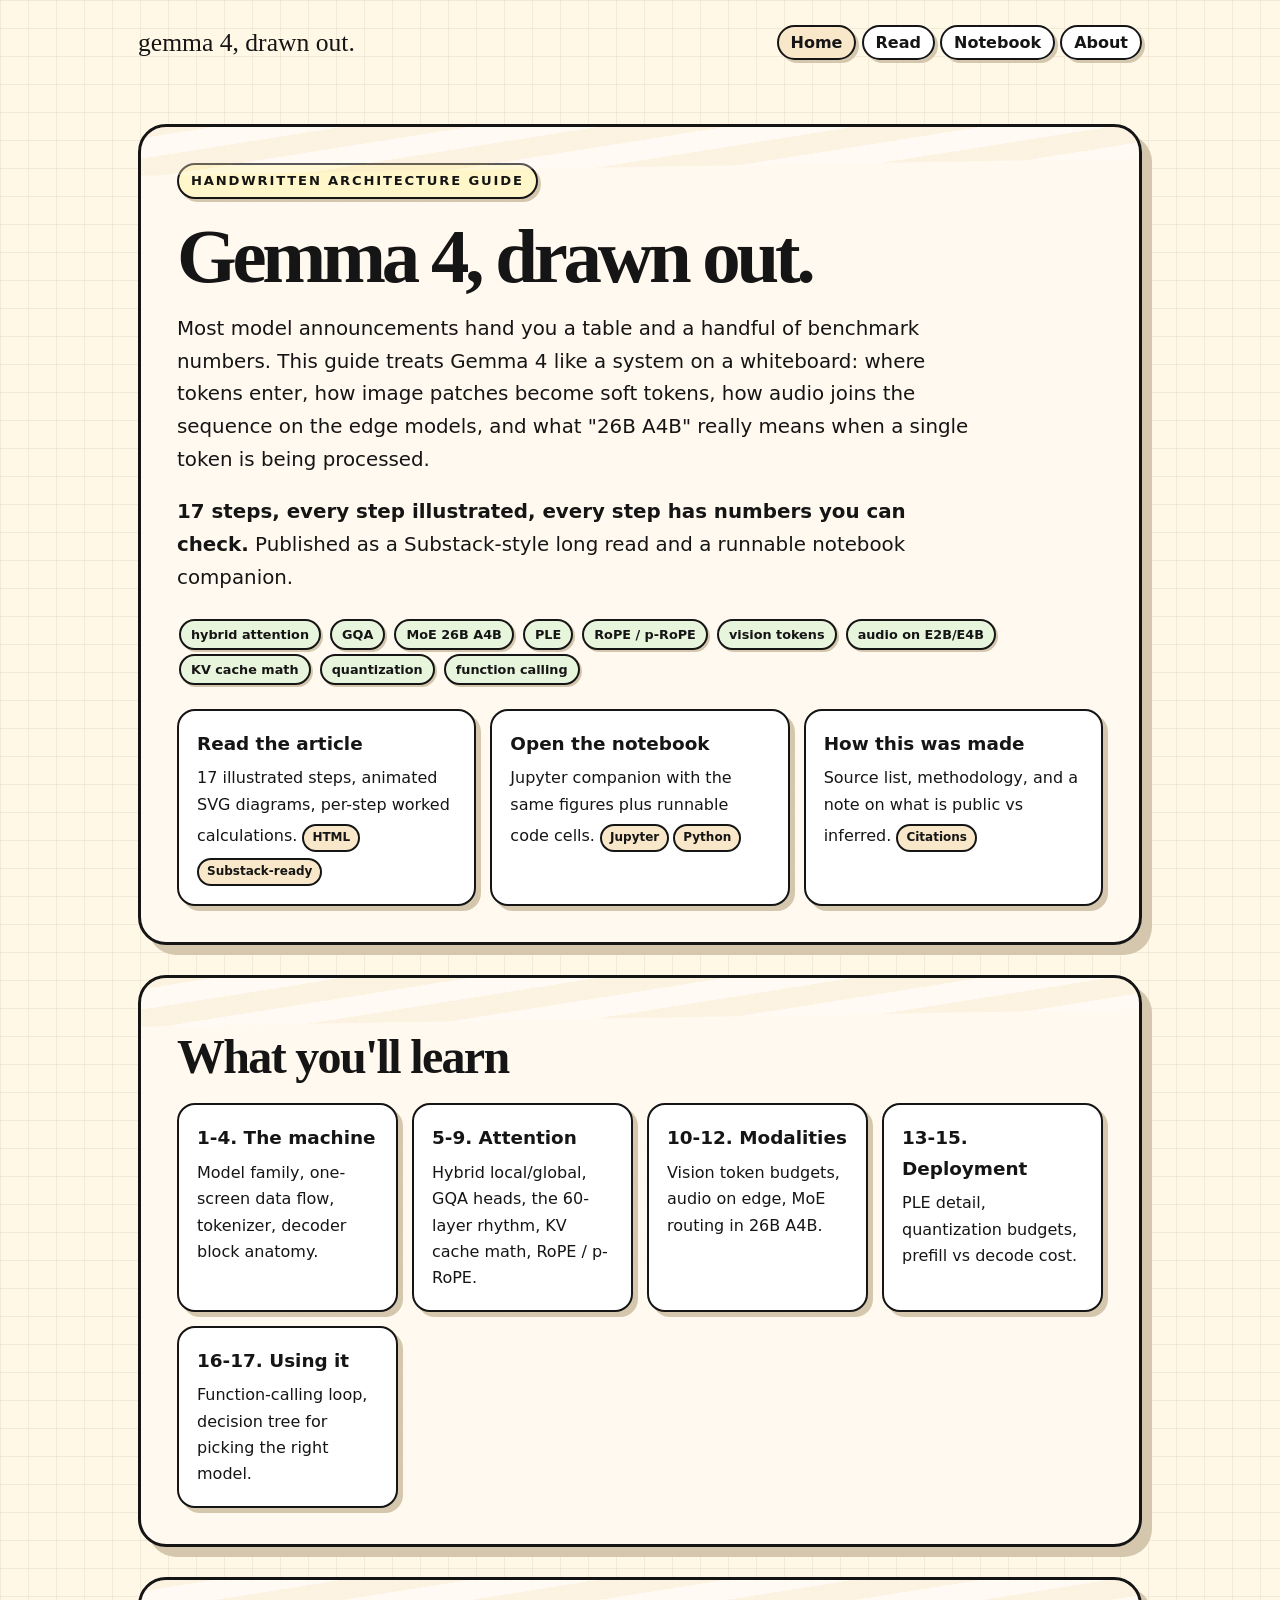
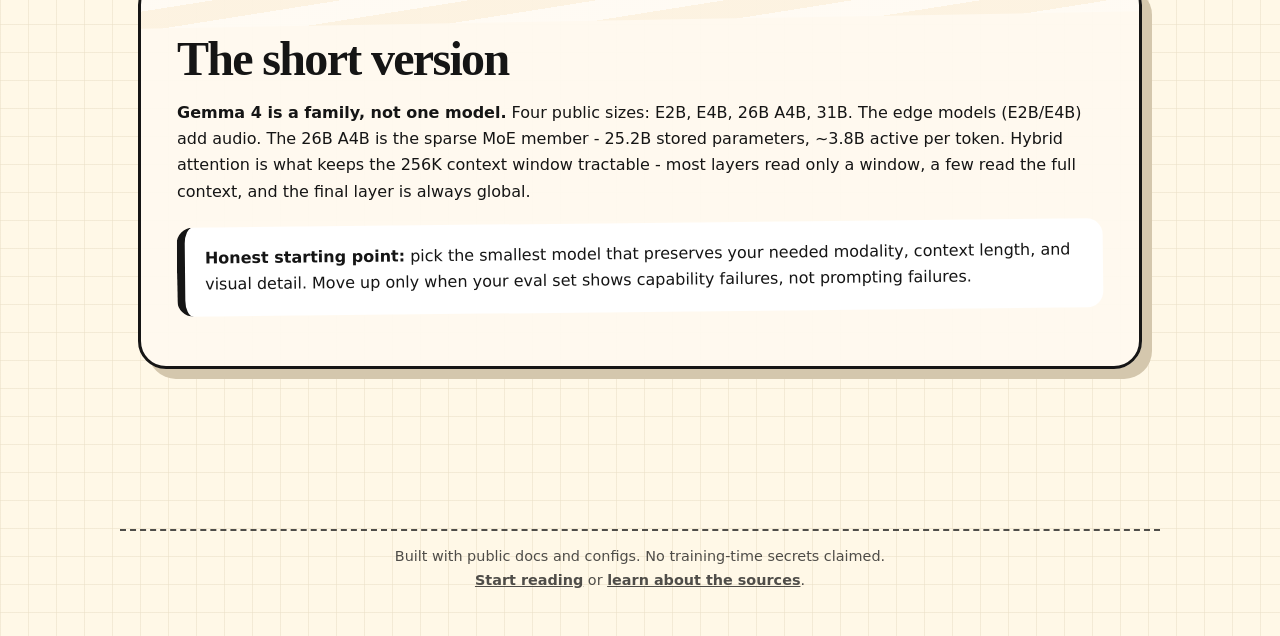
<file: site/index.html>
<!doctype html>
<html lang="en">
<head>
<meta charset="utf-8">
<meta name="viewport" content="width=device-width, initial-scale=1">
<title>Gemma 4, drawn out - a handwritten architecture guide</title>
<meta name="description" content="A source-backed, visual explainer of the Gemma 4 architecture: hybrid attention, GQA, MoE, PLE, RoPE, KV cache math, vision and audio tokens, function calling, and quantization.">
<meta property="og:title" content="Gemma 4, drawn out">
<meta property="og:description" content="A handwritten architecture guide with animated diagrams, calculations, and citations.">
<meta property="og:type" content="article">
<link rel="stylesheet" href="styles.css">
</head>
<body>
<header class="sitehead">
  <span class="brand">gemma 4, drawn out.</span>
  <nav>
    <a href="index.html" class="active">Home</a>
    <a href="article.html">Read</a>
    <a href="notebook.html">Notebook</a>
    <a href="about.html">About</a>
  </nav>
</header>

<main>
  <section class="sheet">
    <span class="kicker">Handwritten architecture guide</span>
    <h1>Gemma 4, drawn out.</h1>
    <p class="lede">Most model announcements hand you a table and a handful of benchmark numbers. This guide treats Gemma 4 like a system on a whiteboard: where tokens enter, how image patches become soft tokens, how audio joins the sequence on the edge models, and what "26B A4B" really means when a single token is being processed.</p>
    <p class="lede"><strong>17 steps, every step illustrated, every step has numbers you can check.</strong> Published as a Substack-style long read and a runnable notebook companion.</p>
    <div style="margin:22px 0">
      <span class="tag">hybrid attention</span>
      <span class="tag">GQA</span>
      <span class="tag">MoE 26B A4B</span>
      <span class="tag">PLE</span>
      <span class="tag">RoPE / p-RoPE</span>
      <span class="tag">vision tokens</span>
      <span class="tag">audio on E2B/E4B</span>
      <span class="tag">KV cache math</span>
      <span class="tag">quantization</span>
      <span class="tag">function calling</span>
    </div>
    <div class="nav-grid">
      <a class="nav-card" href="article.html">
        <strong>Read the article</strong>
        17 illustrated steps, animated SVG diagrams, per-step worked calculations.
        <span class="pill">HTML</span><span class="pill">Substack-ready</span>
      </a>
      <a class="nav-card" href="notebook.html">
        <strong>Open the notebook</strong>
        Jupyter companion with the same figures plus runnable code cells.
        <span class="pill">Jupyter</span><span class="pill">Python</span>
      </a>
      <a class="nav-card" href="about.html">
        <strong>How this was made</strong>
        Source list, methodology, and a note on what is public vs inferred.
        <span class="pill">Citations</span>
      </a>
    </div>
  </section>

  <section class="sheet">
    <h2>What you'll learn</h2>
    <div class="nav-grid">
      <div class="nav-card"><strong>1-4. The machine</strong>Model family, one-screen data flow, tokenizer, decoder block anatomy.</div>
      <div class="nav-card"><strong>5-9. Attention</strong>Hybrid local/global, GQA heads, the 60-layer rhythm, KV cache math, RoPE / p-RoPE.</div>
      <div class="nav-card"><strong>10-12. Modalities</strong>Vision token budgets, audio on edge, MoE routing in 26B A4B.</div>
      <div class="nav-card"><strong>13-15. Deployment</strong>PLE detail, quantization budgets, prefill vs decode cost.</div>
      <div class="nav-card"><strong>16-17. Using it</strong>Function-calling loop, decision tree for picking the right model.</div>
    </div>
  </section>

  <section class="sheet">
    <h2>The short version</h2>
    <p><strong>Gemma 4 is a family, not one model.</strong> Four public sizes: E2B, E4B, 26B A4B, 31B. The edge models (E2B/E4B) add audio. The 26B A4B is the sparse MoE member - 25.2B stored parameters, ~3.8B active per token. Hybrid attention is what keeps the 256K context window tractable - most layers read only a window, a few read the full context, and the final layer is always global.</p>
    <div class="callout sticky"><strong>Honest starting point:</strong> pick the smallest model that preserves your needed modality, context length, and visual detail. Move up only when your eval set shows capability failures, not prompting failures.</div>
  </section>
</main>

<footer class="sitefoot">
  Built with public docs and configs. No training-time secrets claimed.<br>
  <a href="article.html" style="color:var(--ink);font-weight:800">Start reading</a> or
  <a href="about.html" style="color:var(--ink);font-weight:800">learn about the sources</a>.
</footer>
</body>
</html>
</file>
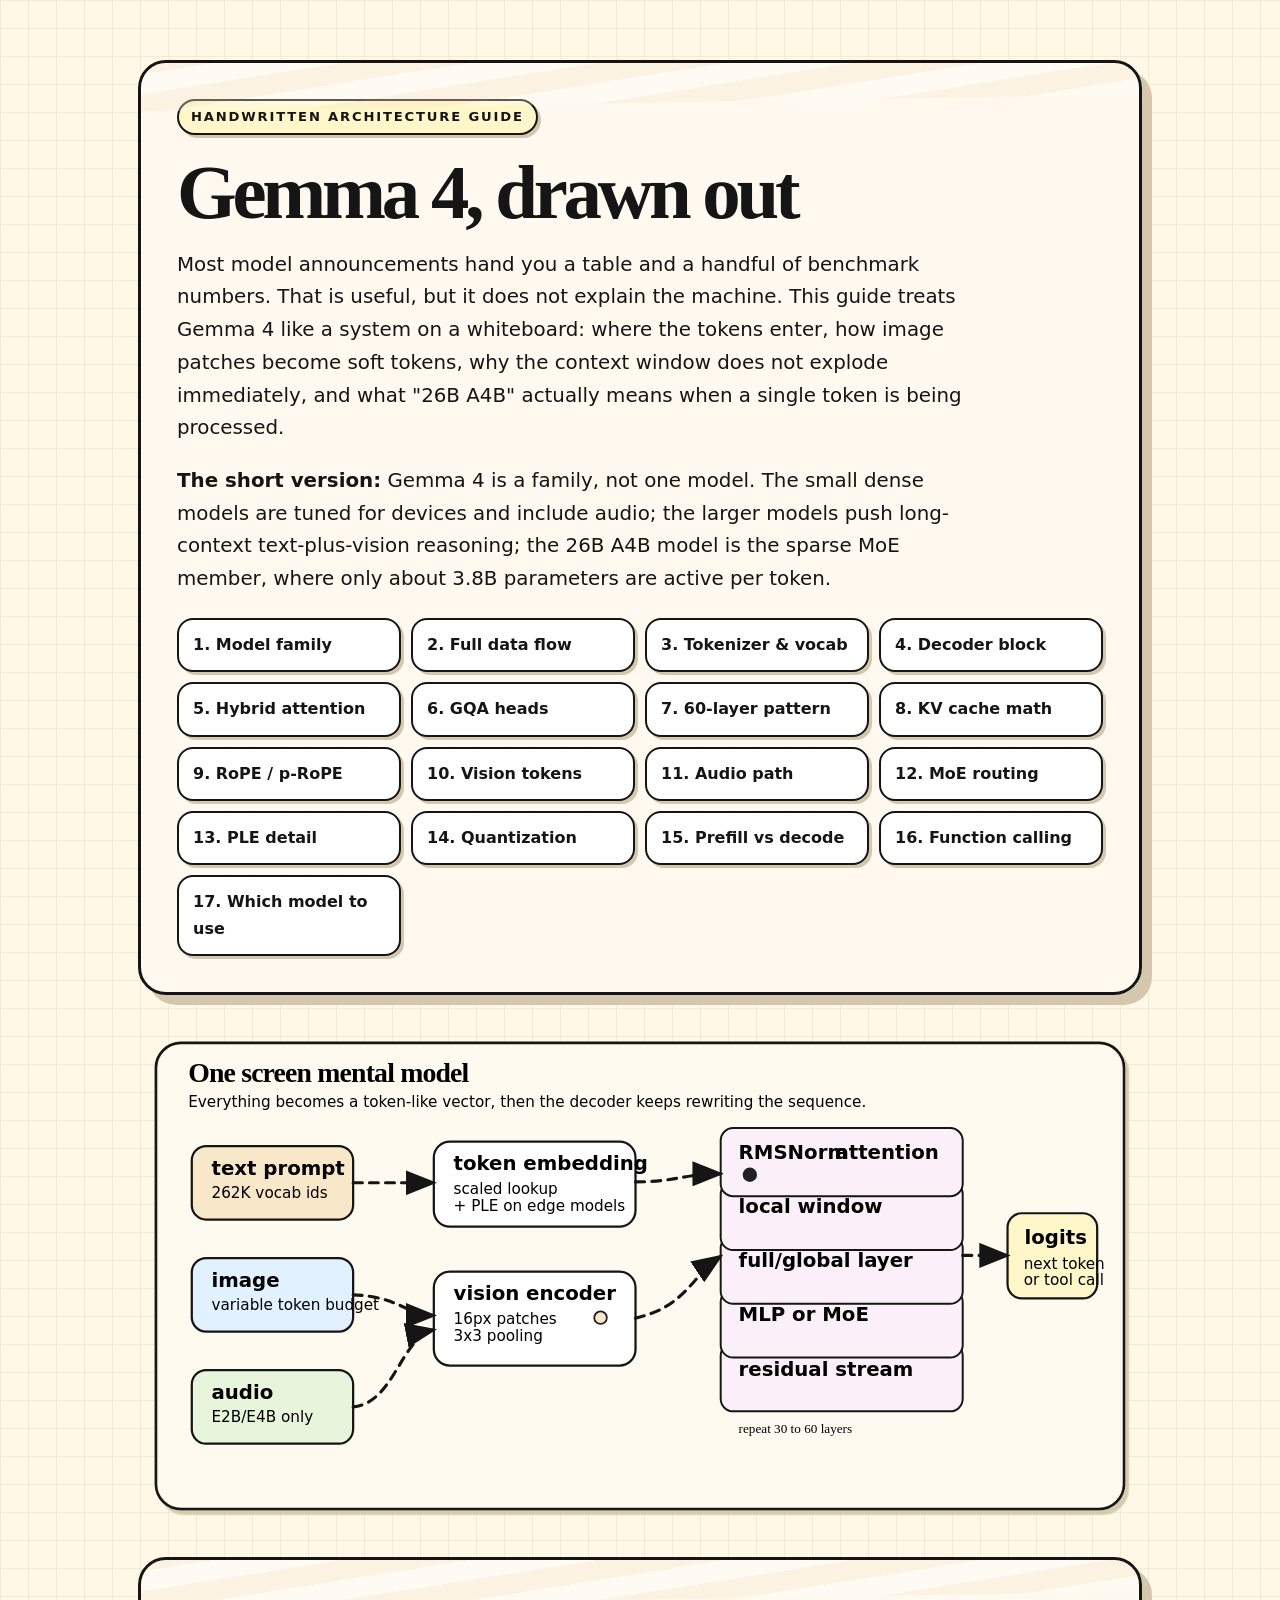
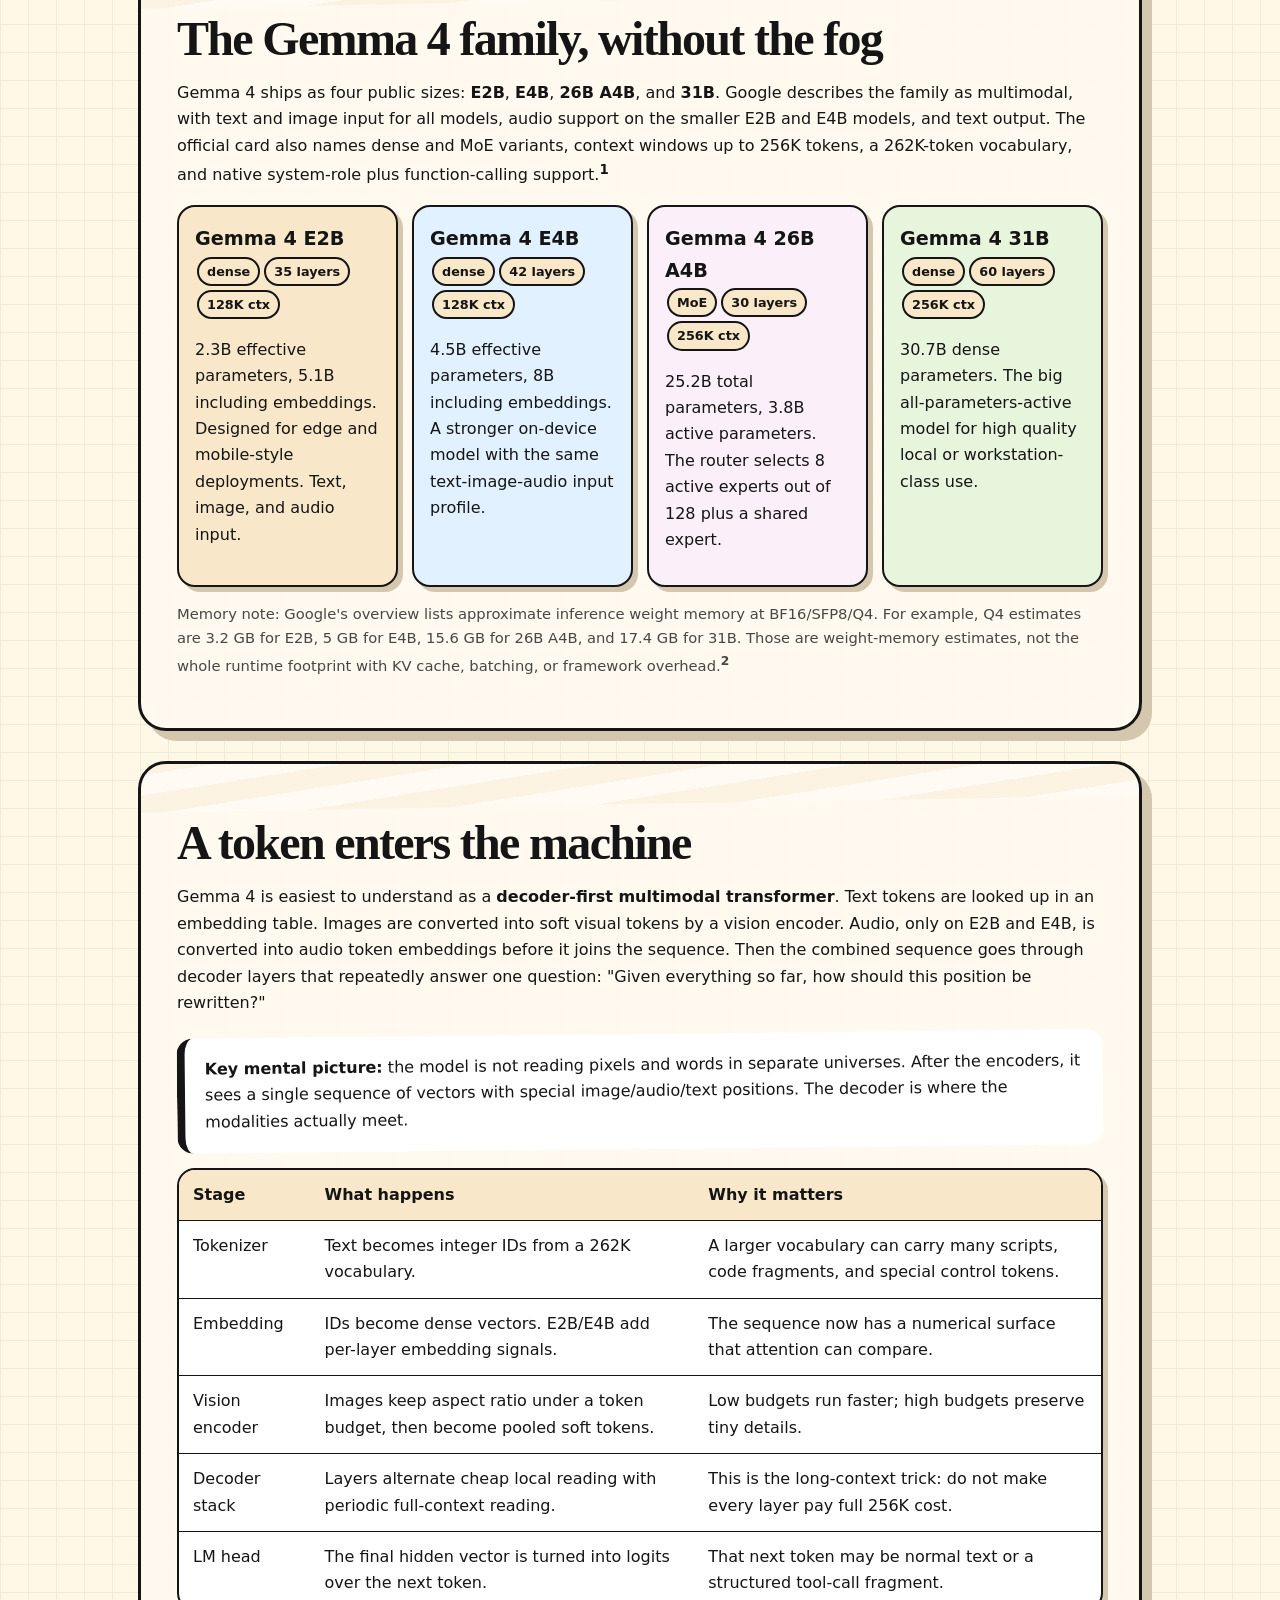
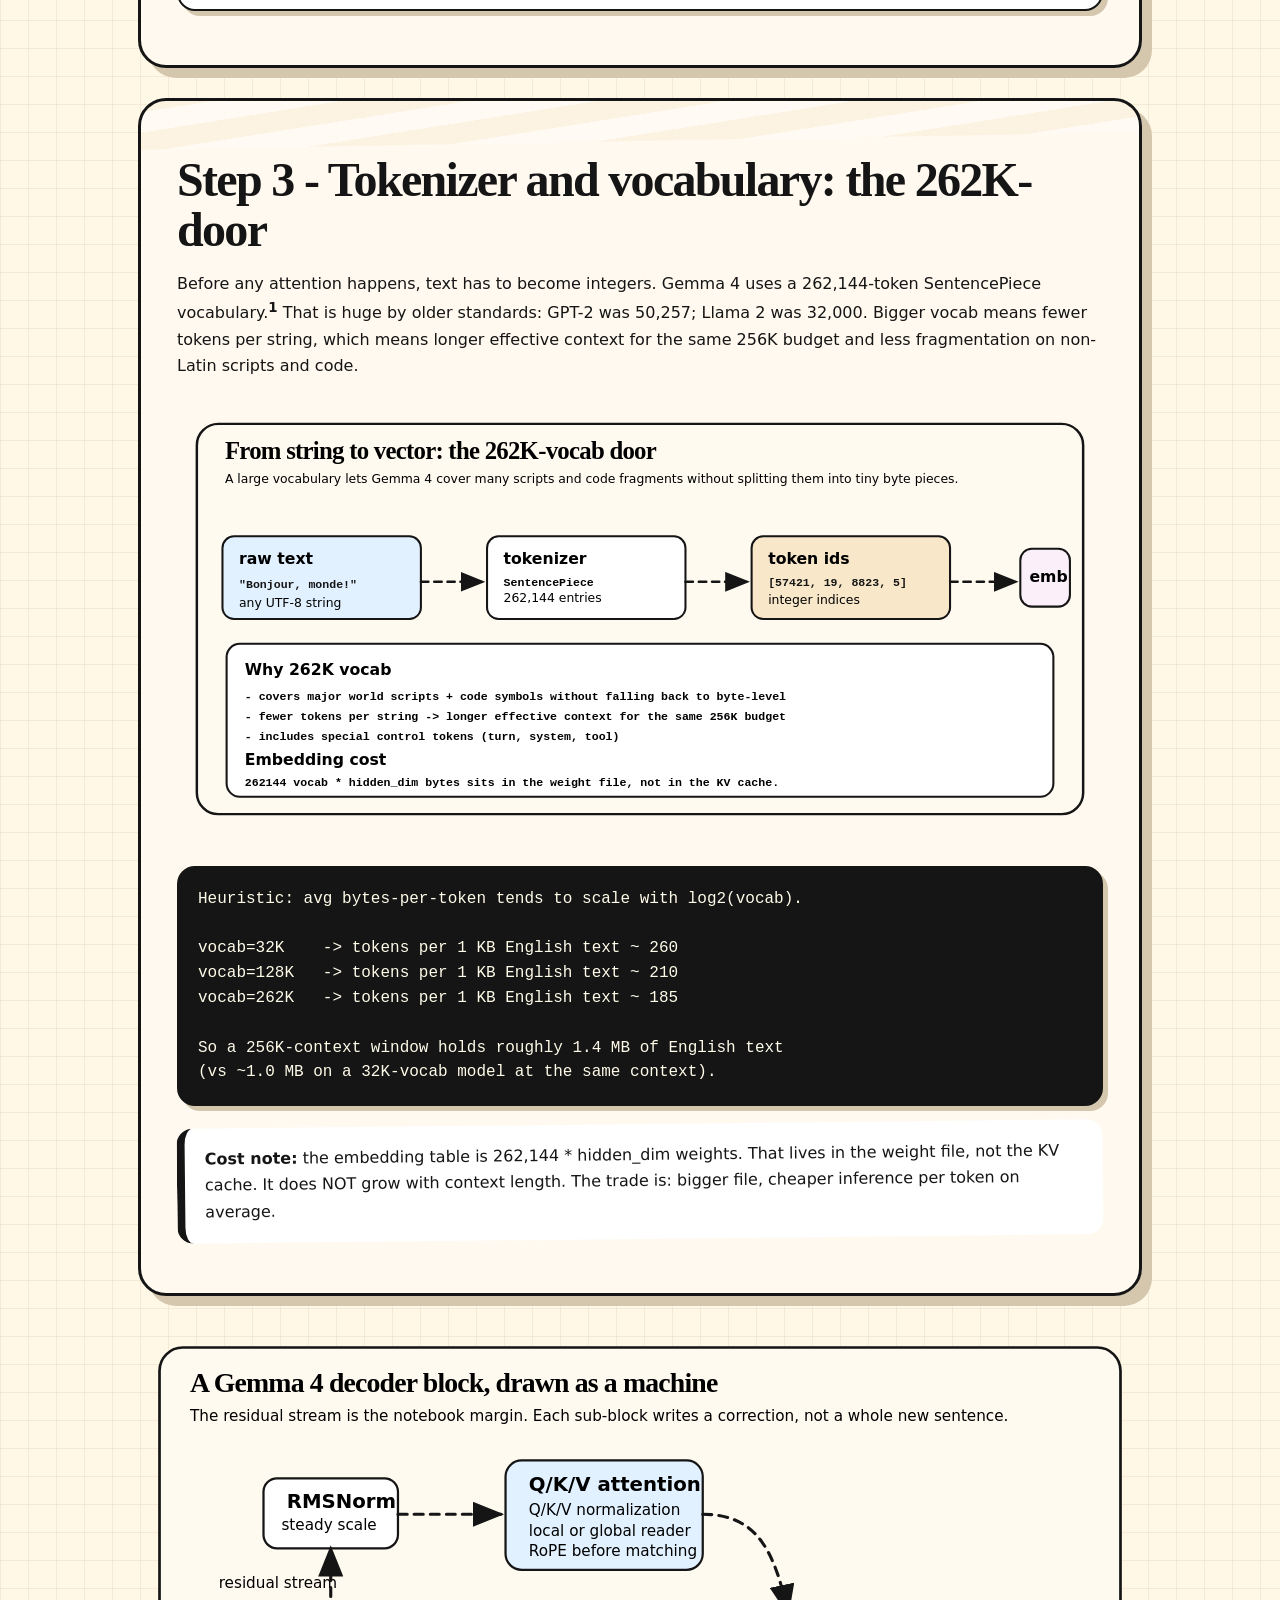
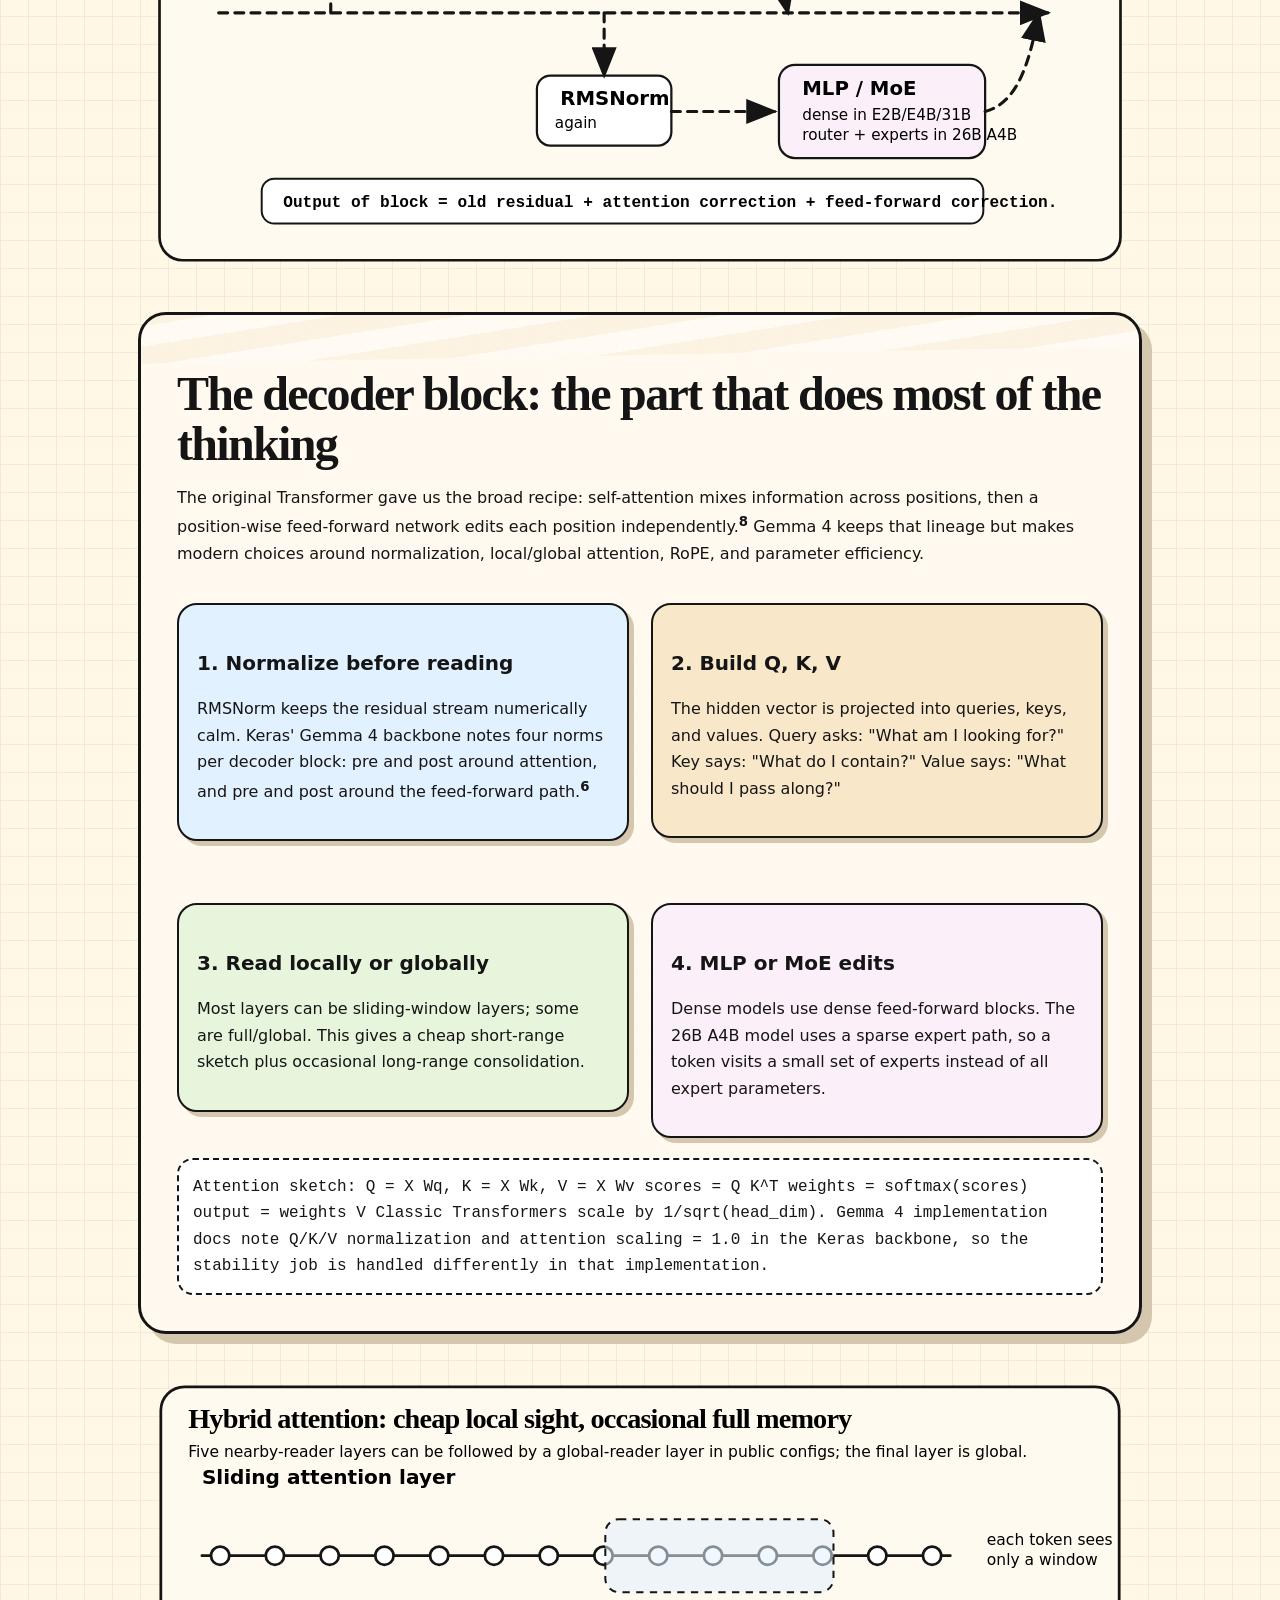
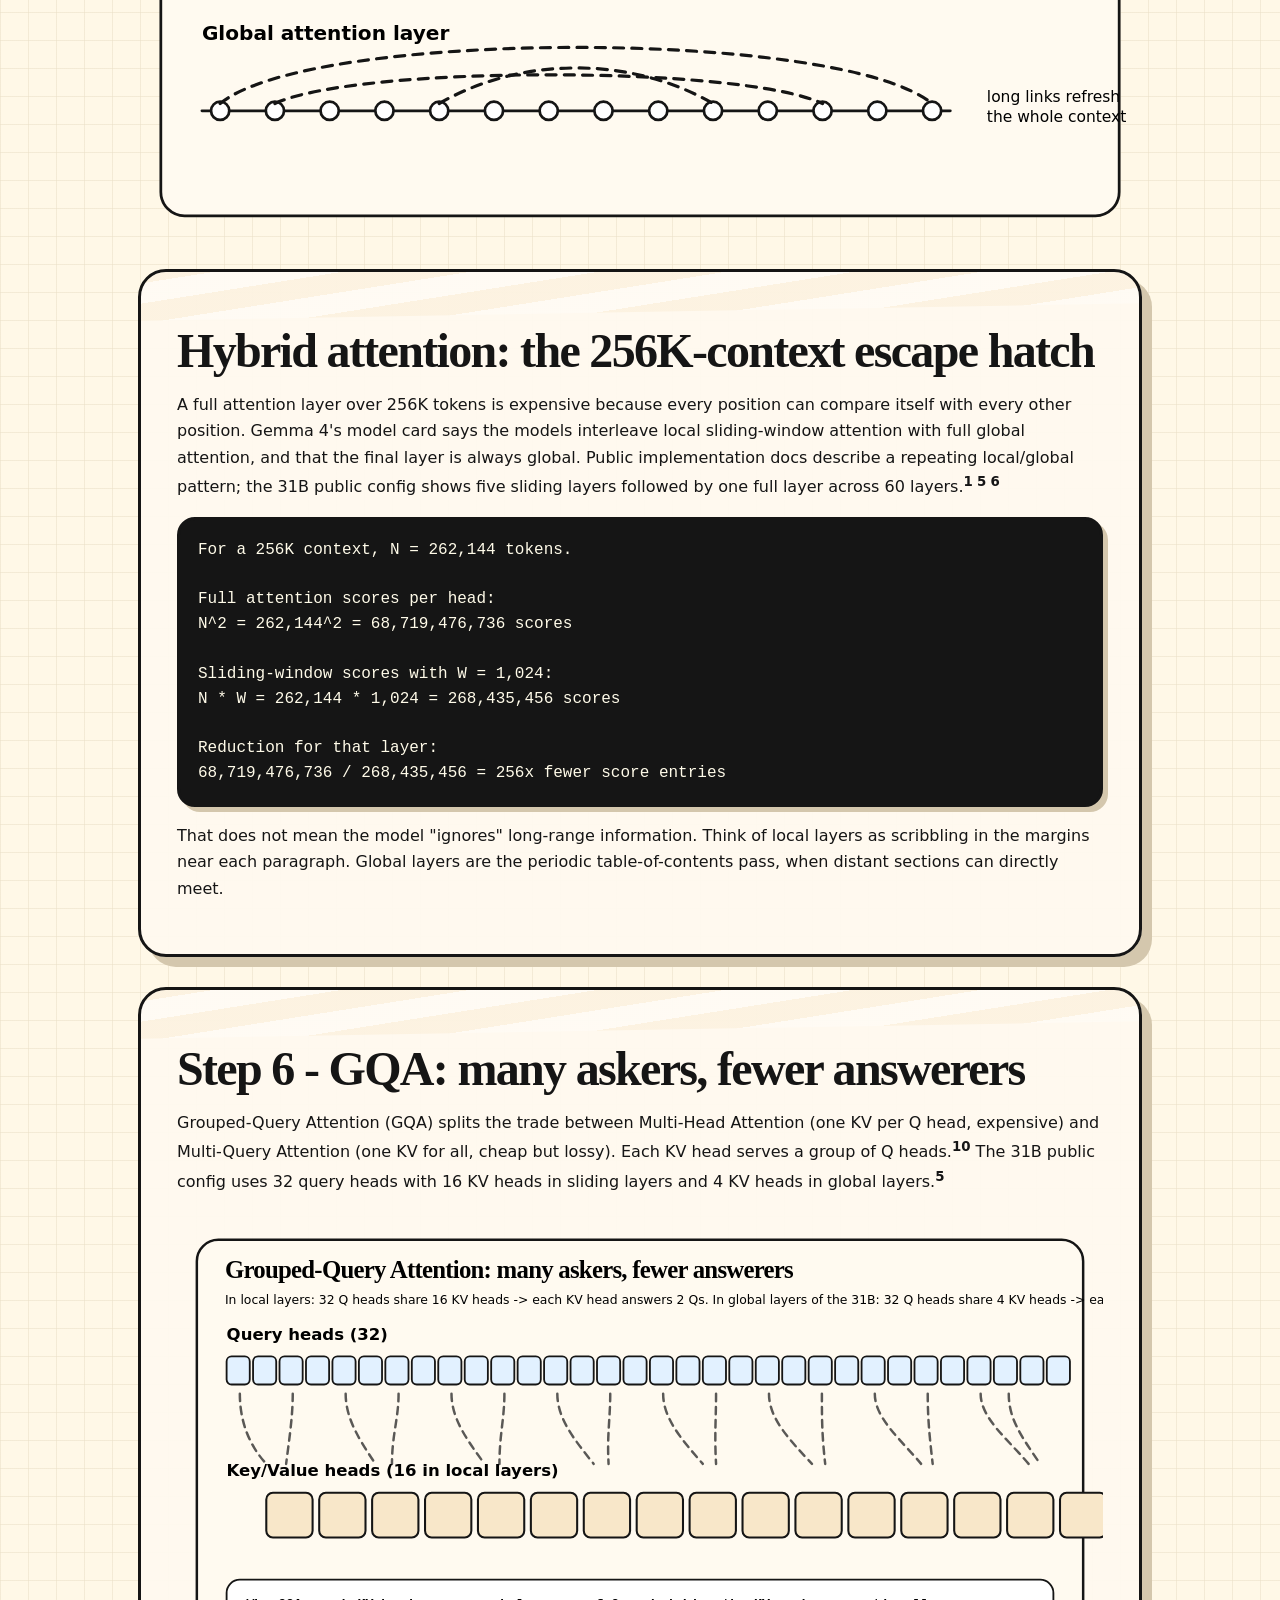
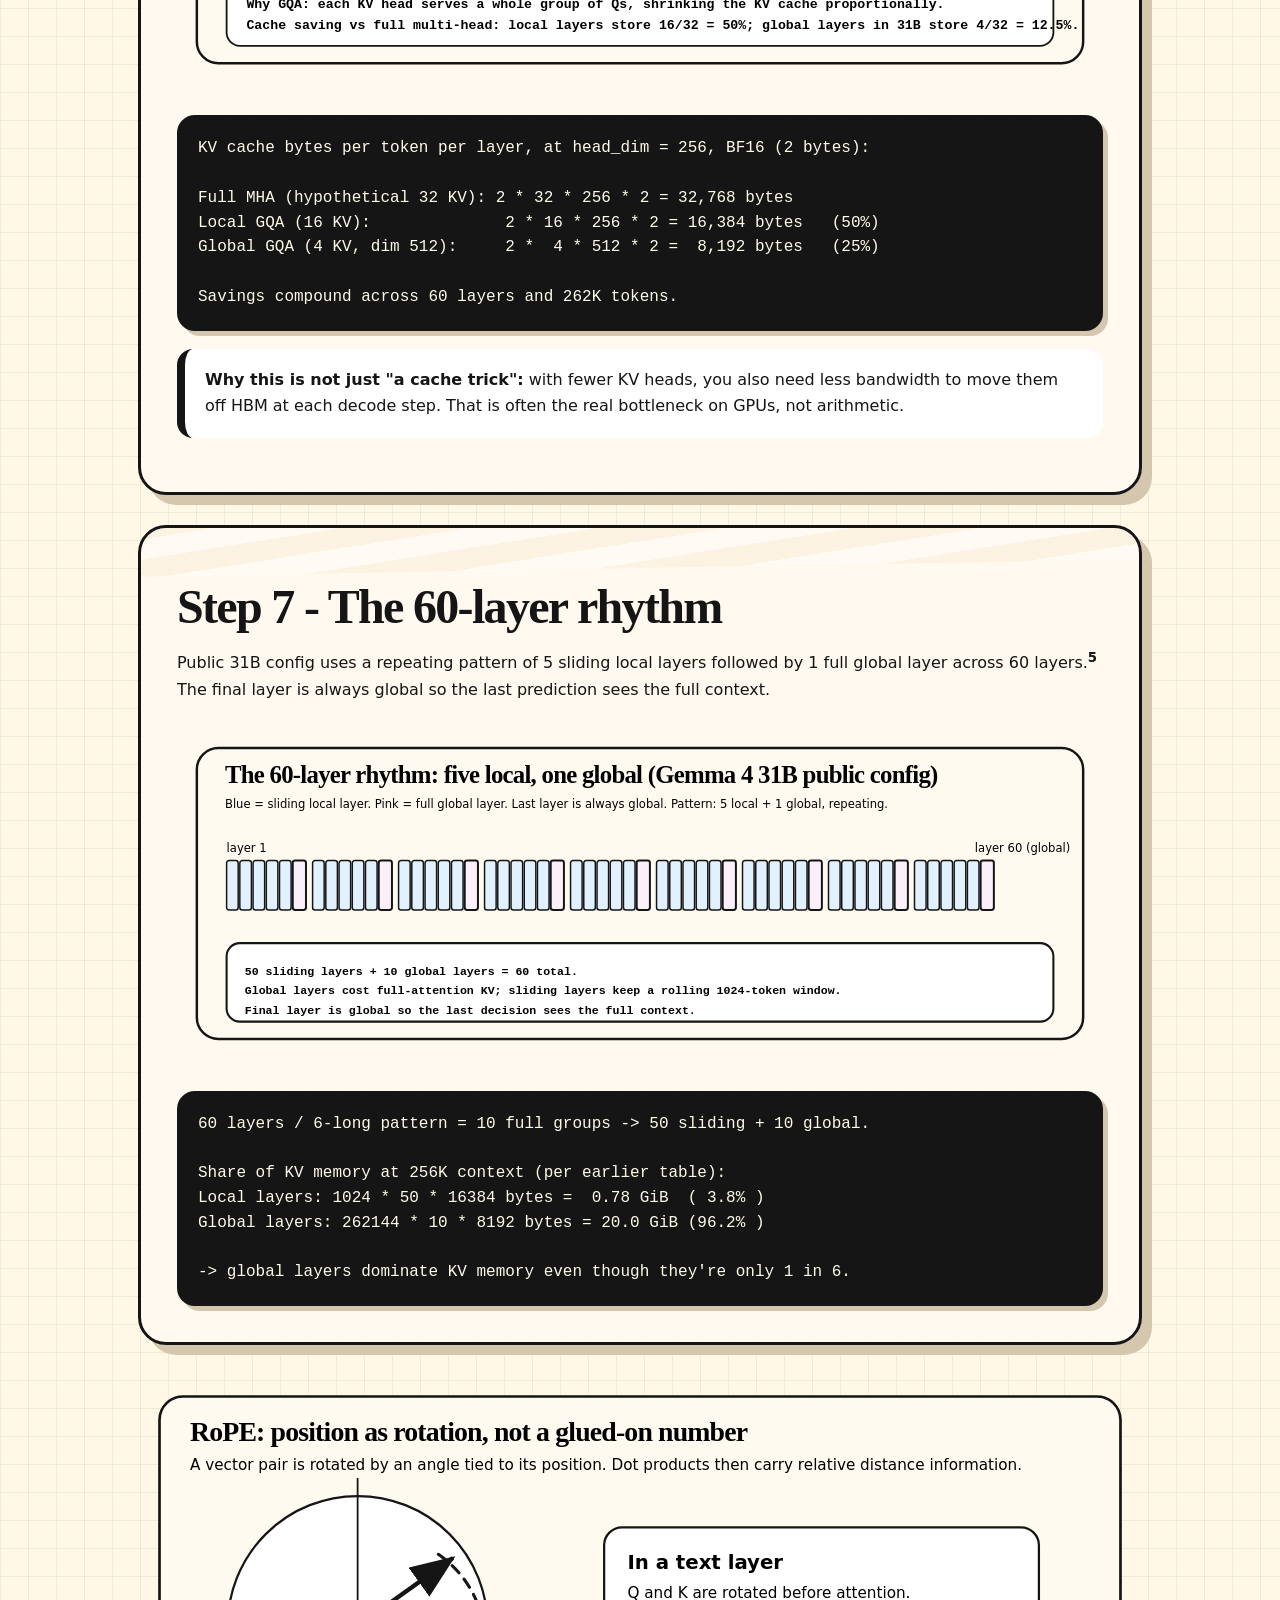
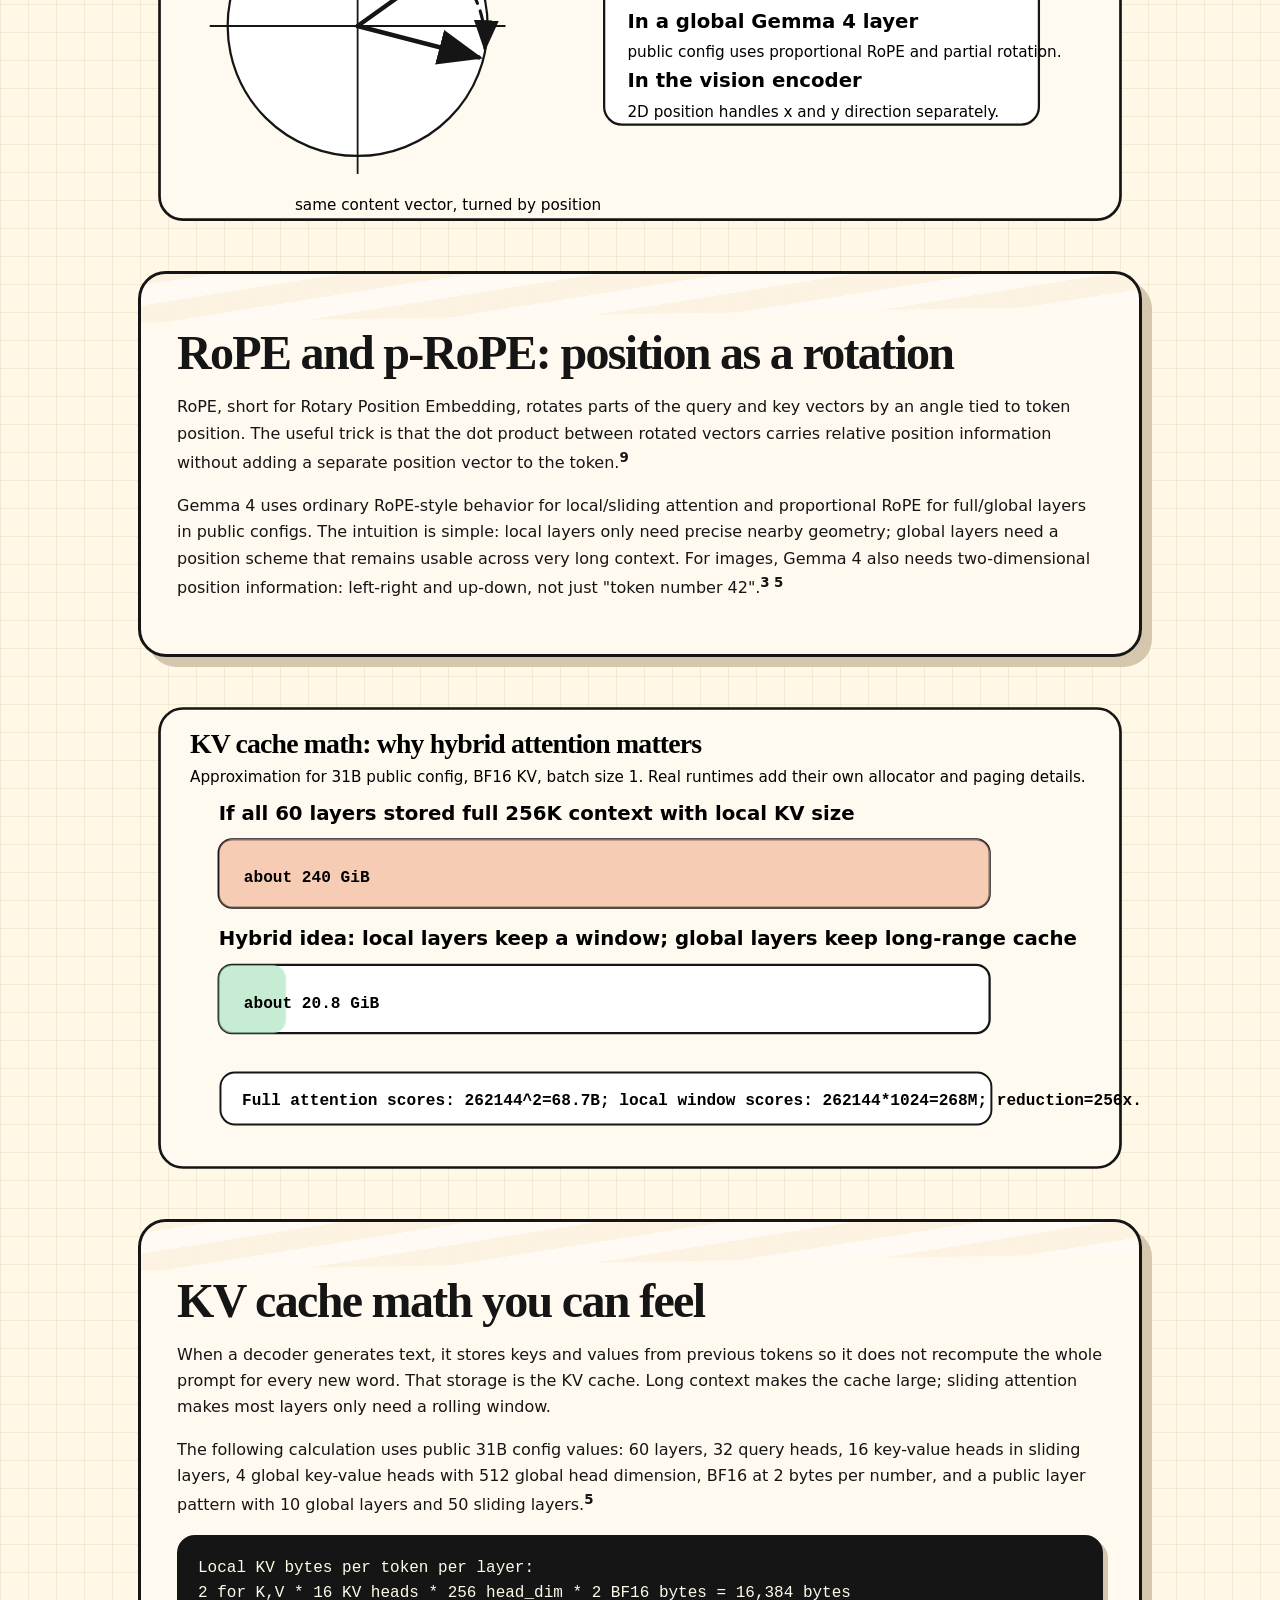
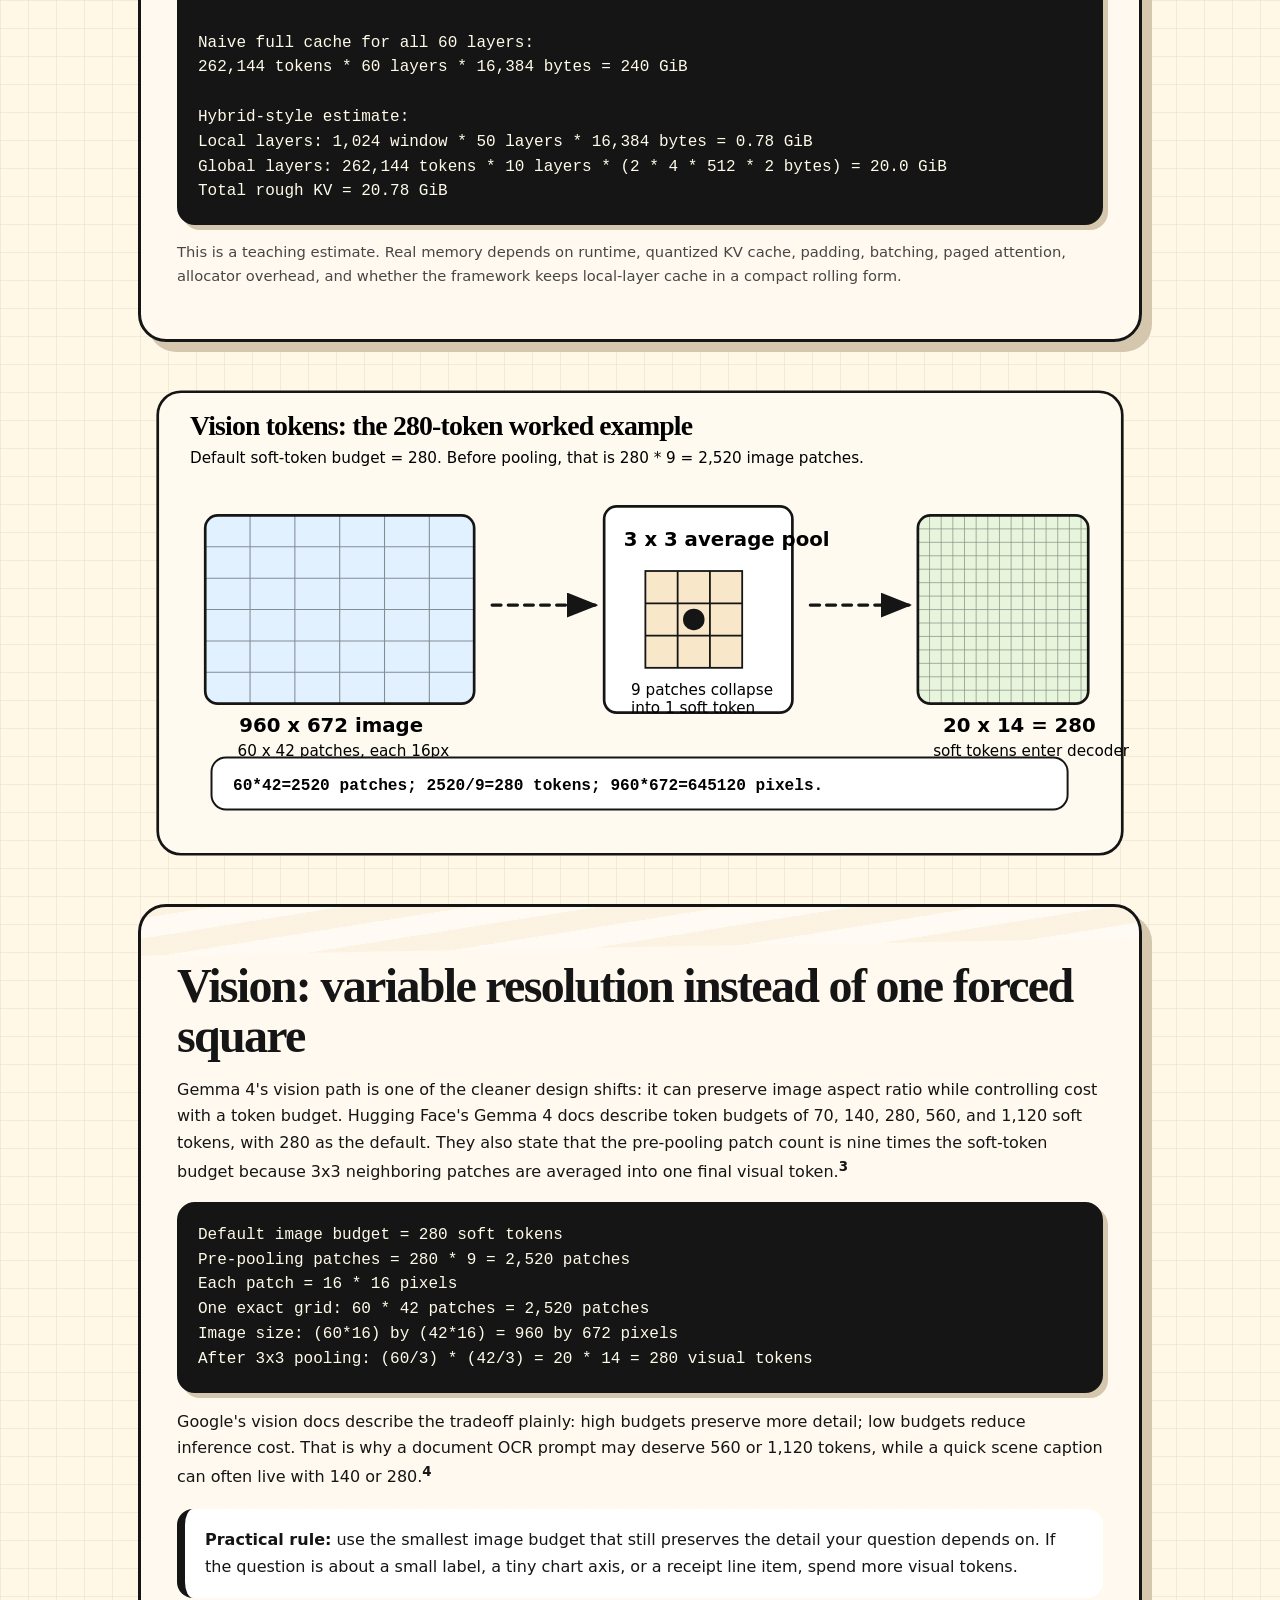
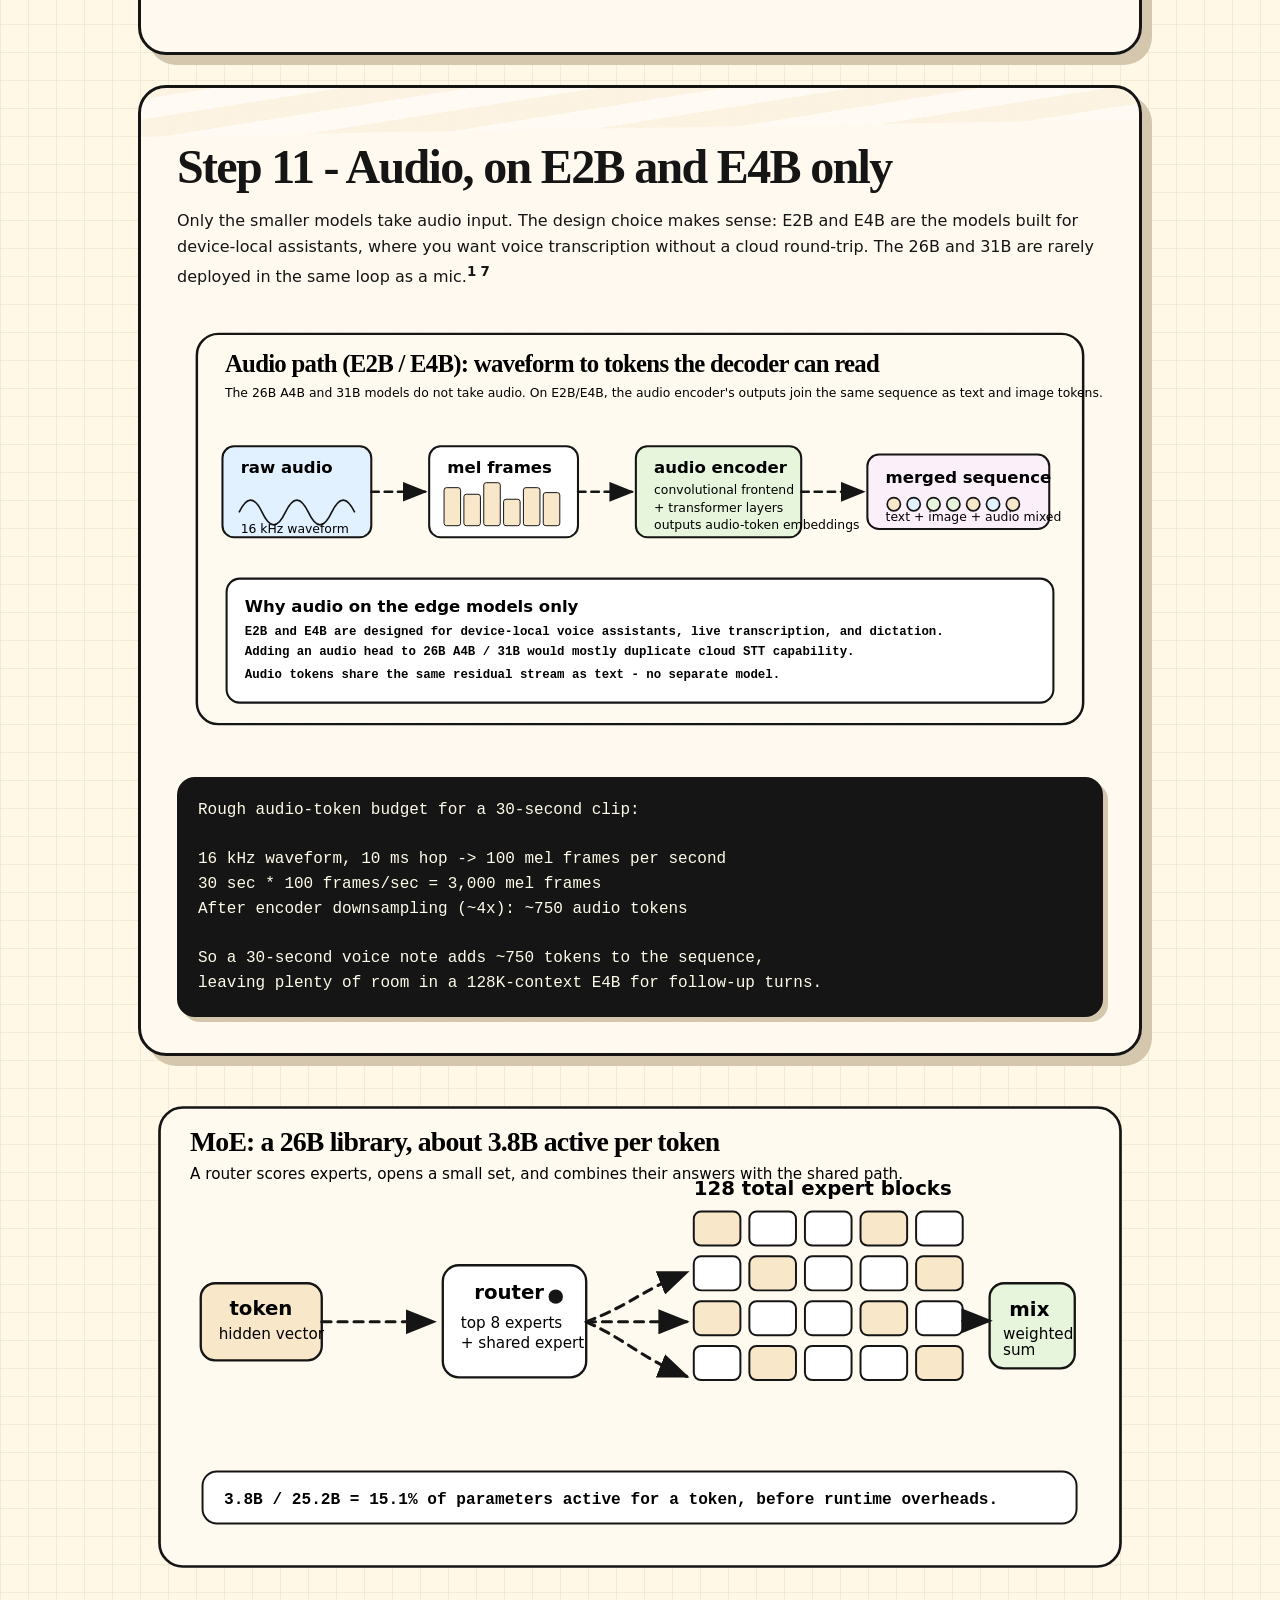
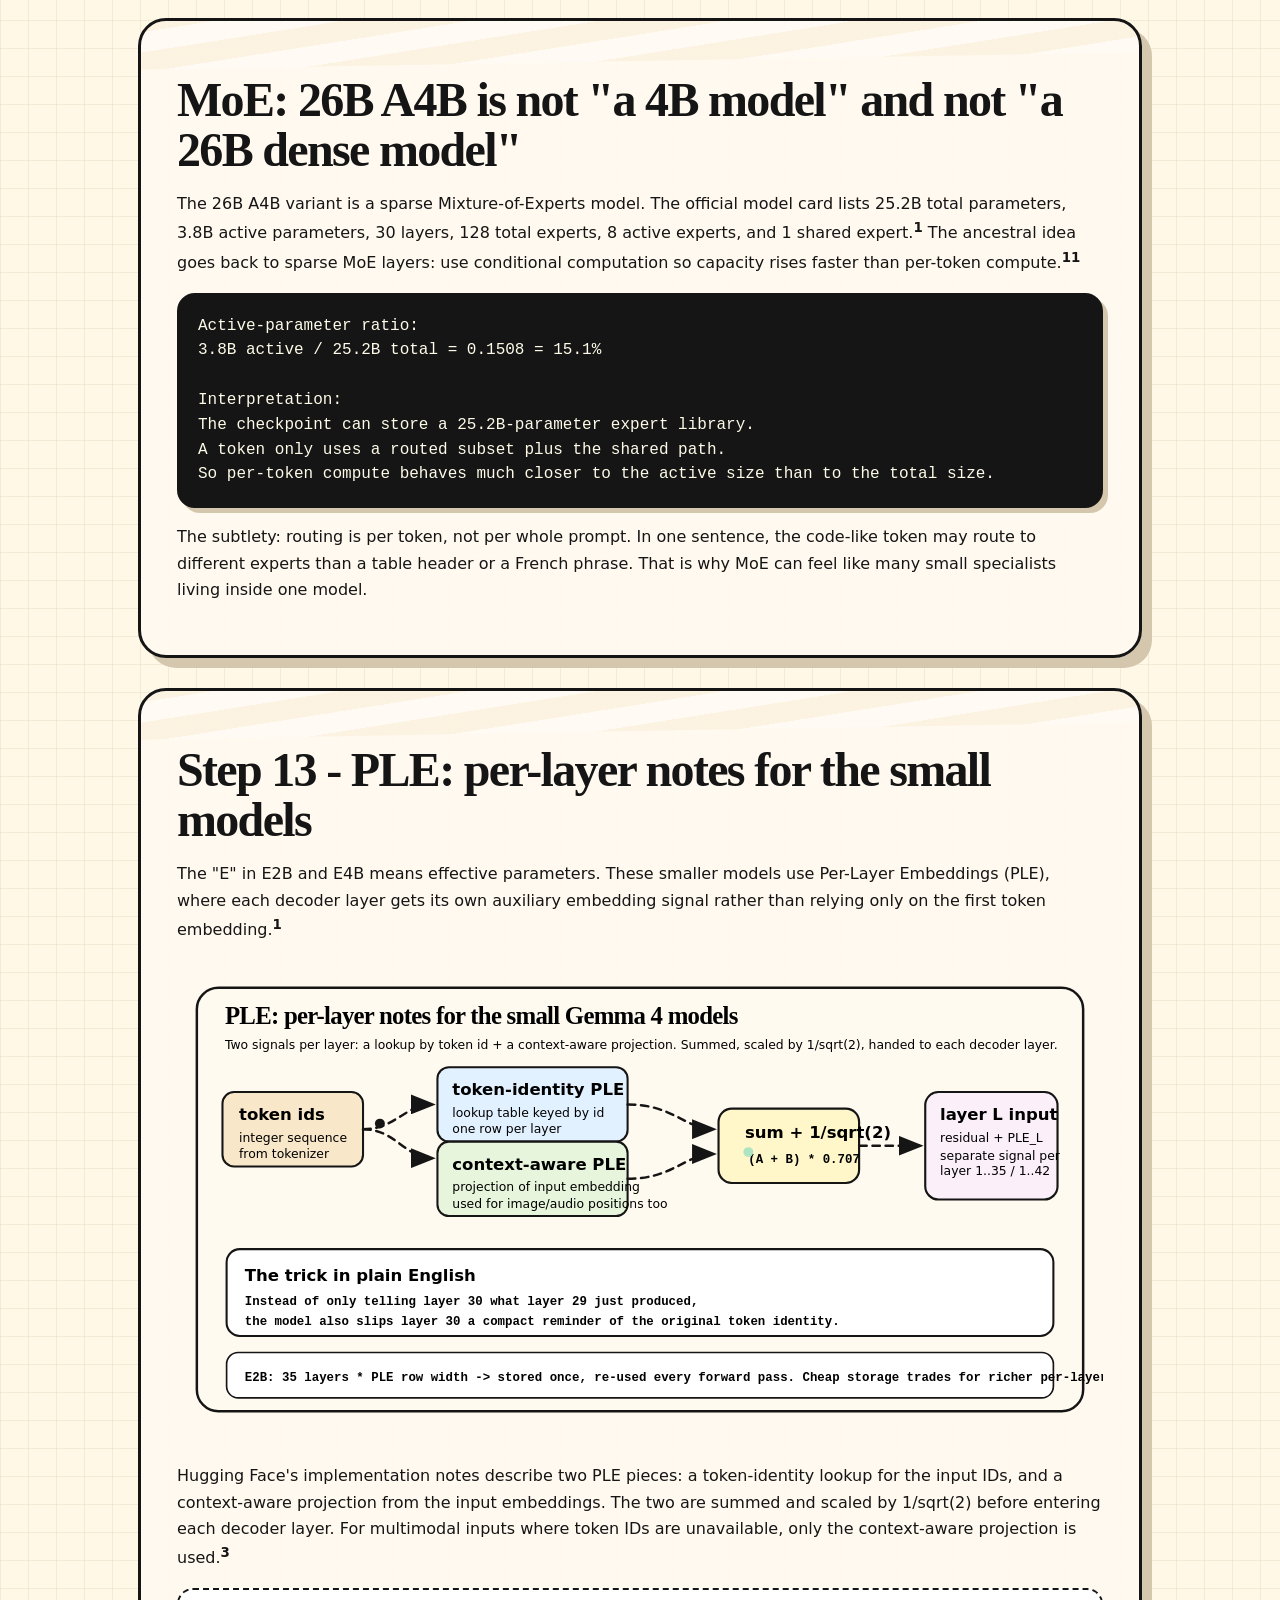
<file: gemma4_architecture_handwritten_substack_v2.html>
<!doctype html>
<html lang="en">
<head>
<meta charset="utf-8">
<meta name="viewport" content="width=device-width, initial-scale=1">
<title>Gemma 4 Architecture, Drawn Out - Handwritten Guide</title>
<meta name="description" content="A source-backed, visual, Substack-style guide to Gemma 4 architecture: hybrid attention, PLE, MoE, vision tokens, RoPE, KV cache math, and practical model choice.">

<style>
:root{--ink:#151515;--paper:#fffaf0;--grid:#eadfc8;--blue:#e2f1ff;--green:#e8f5dd;--pink:#fbf0f9;--tan:#f8e7c9;--yellow:#fff7c9;--shadow:#d4c7ad;}
*{box-sizing:border-box} html{scroll-behavior:smooth} body{margin:0;color:var(--ink);font-family:ui-rounded,"Avenir Next",Inter,system-ui,-apple-system,BlinkMacSystemFont,"Segoe UI",sans-serif;background:linear-gradient(90deg,rgba(234,223,200,.55) 1px,transparent 1px),linear-gradient(rgba(234,223,200,.55) 1px,transparent 1px),#fff8e7;background-size:28px 28px;line-height:1.65;}
article{max-width:1040px;margin:0 auto;padding:30px 18px 90px}.sheet{background:rgba(255,250,240,.93);border:3px solid var(--ink);border-radius:28px;box-shadow:10px 10px 0 var(--shadow);padding:36px;margin:30px 0;position:relative;overflow:hidden}.sheet:before{content:"";position:absolute;left:-30px;right:-30px;top:-30px;height:70px;background:repeating-linear-gradient(-8deg,rgba(255,255,255,.65) 0 20px,rgba(248,231,201,.8) 20px 40px);transform:rotate(-1deg);opacity:.45;pointer-events:none}.kicker{font-size:.82rem;font-weight:800;text-transform:uppercase;letter-spacing:.14em;background:var(--yellow);display:inline-block;border:2px solid var(--ink);border-radius:999px;padding:5px 12px;box-shadow:3px 3px 0 var(--shadow)}h1{font-family:"Comic Sans MS","Bradley Hand",ui-rounded,cursive;font-size:clamp(2.3rem,6vw,5.4rem);line-height:.94;margin:22px 0 18px;letter-spacing:-.055em}h2{font-family:"Comic Sans MS","Bradley Hand",ui-rounded,cursive;font-size:clamp(1.9rem,4vw,3rem);line-height:1.04;margin:18px 0 12px;letter-spacing:-.035em}h3{font-size:1.25rem;margin:24px 0 8px}.lede{font-size:1.24rem;max-width:800px}.note-card{border:2.5px solid var(--ink);border-radius:20px;background:#fff;box-shadow:5px 5px 0 var(--shadow);padding:18px;margin:20px 0}.sticky{background:var(--yellow);transform:rotate(-.6deg)}.small{font-size:.92rem}.muted{opacity:.78}.toc{display:grid;grid-template-columns:repeat(auto-fit,minmax(215px,1fr));gap:10px;margin-top:22px}.toc a{text-decoration:none;color:var(--ink);border:2px solid var(--ink);border-radius:16px;background:#fff;padding:12px 14px;box-shadow:3px 3px 0 var(--shadow);font-weight:800}.toc a:hover{transform:translate(-1px,-1px);box-shadow:5px 5px 0 var(--shadow)}.model-grid{display:grid;grid-template-columns:repeat(auto-fit,minmax(210px,1fr));gap:14px}.model-card{background:#fff;border:2.4px solid var(--ink);border-radius:18px;padding:16px;box-shadow:5px 5px 0 var(--shadow)}.model-card strong{font-size:1.2rem}.pill{display:inline-block;border:2px solid var(--ink);border-radius:999px;background:var(--tan);padding:2px 8px;margin:2px;font-size:.8rem;font-weight:800}.calc{font-family:ui-monospace,SFMono-Regular,Menlo,Consolas,monospace;background:#151515;color:#fffbe9;border-radius:18px;padding:18px;white-space:pre-wrap;overflow:auto;border:3px solid #151515;box-shadow:5px 5px 0 var(--shadow);line-height:1.55}.callout{border-left:8px solid var(--ink);background:#fff;padding:18px 20px;border-radius:16px;margin:18px 0}.two-col{display:grid;grid-template-columns:1fr 1fr;gap:22px;align-items:start}.three-col{display:grid;grid-template-columns:repeat(3,1fr);gap:15px}.mini{background:#fff;border:2px solid var(--ink);border-radius:16px;padding:14px}.formula{font-family:ui-monospace,SFMono-Regular,Menlo,Consolas,monospace;background:#fff;border:2px dashed var(--ink);border-radius:16px;padding:14px;overflow:auto}.diagram-wrap{margin:24px 0}.diagram-wrap svg{width:100%;height:auto;display:block}.scribble{font-family:"Comic Sans MS","Bradley Hand",ui-rounded,cursive}.title{font-size:31px;font-weight:900;letter-spacing:-.03em}.label{font:700 22px ui-rounded,"Avenir Next",system-ui,sans-serif}.tiny,.note{font:500 17px ui-rounded,"Avenir Next",system-ui,sans-serif}.mono{font:700 18px ui-monospace,SFMono-Regular,Menlo,Consolas,monospace}.flow{fill:none;stroke:var(--ink);stroke-width:3.5;stroke-linecap:round;stroke-dasharray:10 8;animation:dash 3s linear infinite}.tokens circle{fill:#fff;stroke:var(--ink);stroke-width:3}.arc{fill:none;stroke:var(--ink);stroke-width:3.5;stroke-linecap:round;stroke-dasharray:11 9;animation:dash 4.4s linear infinite}.a2{animation-delay:.7s}.a3{animation-delay:1.2s}.pulse-dot{animation:pulse 1.5s ease-in-out infinite;transform-origin:center}.expert{fill:#fff;stroke:var(--ink);stroke-width:2.2}.expert.active{fill:#f8e7c9;animation:pulse 1.8s ease-in-out infinite}.bar{transform-origin:left center}.grow-wide{animation:growWide 2s ease-out both}.grow-short{animation:growShort 2s ease-out both}.rotvec{animation:wiggle 2.8s ease-in-out infinite;transform-origin:0 0}.traveller{opacity:.95}.traveller.light{stroke:var(--ink);stroke-width:2}@keyframes dash{to{stroke-dashoffset:-120}}@keyframes pulse{0%,100%{opacity:.45;transform:scale(.92)}50%{opacity:1;transform:scale(1.07)}}@keyframes growWide{from{transform:scaleX(.04)}to{transform:scaleX(1)}}@keyframes growShort{from{transform:scaleX(.04)}to{transform:scaleX(1)}}@keyframes wiggle{0%,100%{transform:rotate(0deg)}50%{transform:rotate(-6deg)}}table{width:100%;border-collapse:separate;border-spacing:0;background:#fff;border:2.5px solid var(--ink);border-radius:18px;overflow:hidden;box-shadow:5px 5px 0 var(--shadow);margin:18px 0}th,td{padding:12px 14px;border-bottom:1.8px solid var(--ink);vertical-align:top}th{background:var(--tan);text-align:left}tr:last-child td{border-bottom:0}sup a{text-decoration:none;color:var(--ink);font-weight:900}.source-list li{margin:9px 0}.source-list a{color:var(--ink);font-weight:700}.caption{font-size:.9rem;opacity:.75;margin-top:6px}.end{font-size:.94rem}.soft{background:var(--green)}.blue{background:var(--blue)}.pink{background:var(--pink)}.tan{background:var(--tan)}@media (max-width:760px){.two-col,.three-col{grid-template-columns:1fr}.sheet{padding:24px 16px}h1{font-size:2.6rem}.title{font-size:24px}.label{font-size:18px}.tiny,.note,.mono{font-size:13px}.calc{font-size:.86rem}}
</style>

</head>
<body>
<article>
  <section class="sheet">
    <span class="kicker">Handwritten architecture guide</span>
    <h1>Gemma 4, drawn out</h1>
    <p class="lede">Most model announcements hand you a table and a handful of benchmark numbers. That is useful, but it does not explain the machine. This guide treats Gemma 4 like a system on a whiteboard: where the tokens enter, how image patches become soft tokens, why the context window does not explode immediately, and what "26B A4B" actually means when a single token is being processed.</p>
    <p class="lede"><strong>The short version:</strong> Gemma 4 is a family, not one model. The small dense models are tuned for devices and include audio; the larger models push long-context text-plus-vision reasoning; the 26B A4B model is the sparse MoE member, where only about 3.8B parameters are active per token.</p>
    <div class="toc">
      <a href="#family">1. Model family</a>
      <a href="#flow">2. Full data flow</a>
      <a href="#token">3. Tokenizer &amp; vocab</a>
      <a href="#block">4. Decoder block</a>
      <a href="#attention">5. Hybrid attention</a>
      <a href="#gqa">6. GQA heads</a>
      <a href="#pattern">7. 60-layer pattern</a>
      <a href="#kv">8. KV cache math</a>
      <a href="#rope">9. RoPE / p-RoPE</a>
      <a href="#vision">10. Vision tokens</a>
      <a href="#audio">11. Audio path</a>
      <a href="#moe">12. MoE routing</a>
      <a href="#ple">13. PLE detail</a>
      <a href="#quant">14. Quantization</a>
      <a href="#infer">15. Prefill vs decode</a>
      <a href="#tools">16. Function calling</a>
      <a href="#use">17. Which model to use</a>
    </div>
  </section>

  <section class="diagram-wrap"><svg xmlns="http://www.w3.org/2000/svg" viewBox="0 0 1120 560" role="img" aria-label="Gemma 4 architecture overview: text, vision and audio tokens enter encoders, merge into a decoder stack, and produce text or tool calls.">
  <defs>
    <filter id="paperShadow" x="-10%" y="-10%" width="120%" height="140%">
      <feDropShadow dx="4" dy="5" stdDeviation="0" flood-color="#d4c7ad" flood-opacity="0.95"/>
    </filter>
    <marker id="arrow" markerWidth="10" markerHeight="8" refX="9" refY="4" orient="auto">
      <path d="M0,0 L10,4 L0,8 Z" fill="#151515"/>
    </marker>
  </defs>
  <rect x="20" y="20" width="1080" height="520" rx="28" fill="#fffaf0" stroke="#151515" stroke-width="3" filter="url(#paperShadow)"/>
  <text x="56" y="64" class="scribble title">One screen mental model</text>
  <text x="56" y="92" class="note">Everything becomes a token-like vector, then the decoder keeps rewriting the sequence.</text>

  <g class="card" transform="translate(60 135)">
    <rect width="180" height="82" rx="16" fill="#f8e7c9" stroke="#151515" stroke-width="2.5"/>
    <text x="22" y="32" class="label">text prompt</text>
    <text x="22" y="58" class="tiny">262K vocab ids</text>
  </g>
  <g class="card" transform="translate(60 260)">
    <rect width="180" height="82" rx="16" fill="#e2f1ff" stroke="#151515" stroke-width="2.5"/>
    <text x="22" y="32" class="label">image</text>
    <text x="22" y="58" class="tiny">variable token budget</text>
  </g>
  <g class="card" transform="translate(60 385)">
    <rect width="180" height="82" rx="16" fill="#e8f5dd" stroke="#151515" stroke-width="2.5"/>
    <text x="22" y="32" class="label">audio</text>
    <text x="22" y="58" class="tiny">E2B/E4B only</text>
  </g>

  <g class="card" transform="translate(330 130)">
    <rect width="225" height="95" rx="18" fill="#fff" stroke="#151515" stroke-width="2.5"/>
    <text x="22" y="32" class="label">token embedding</text>
    <text x="22" y="58" class="tiny">scaled lookup</text>
    <text x="22" y="77" class="tiny">+ PLE on edge models</text>
  </g>
  <g class="card" transform="translate(330 275)">
    <rect width="225" height="105" rx="18" fill="#fff" stroke="#151515" stroke-width="2.5"/>
    <text x="22" y="32" class="label">vision encoder</text>
    <text x="22" y="58" class="tiny">16px patches</text>
    <text x="22" y="78" class="tiny">3x3 pooling</text>
  </g>

  <g class="stack" transform="translate(650 105)">
    <rect x="0" y="250" width="270" height="76" rx="14" fill="#fbf0f9" stroke="#151515" stroke-width="2.2"/>
    <rect x="0" y="190" width="270" height="76" rx="14" fill="#fbf0f9" stroke="#151515" stroke-width="2.2"/>
    <rect x="0" y="130" width="270" height="76" rx="14" fill="#fbf0f9" stroke="#151515" stroke-width="2.2"/>
    <rect x="0" y="70" width="270" height="76" rx="14" fill="#fbf0f9" stroke="#151515" stroke-width="2.2"/>
    <rect x="0" y="10" width="270" height="76" rx="14" fill="#fbf0f9" stroke="#151515" stroke-width="2.2"/>
    <text x="20" y="45" class="label">RMSNorm</text>
    <text x="128" y="45" class="label">attention</text>
    <text x="20" y="105" class="label">local window</text>
    <text x="20" y="165" class="label">full/global layer</text>
    <text x="20" y="225" class="label">MLP or MoE</text>
    <text x="20" y="287" class="label">residual stream</text>
    <text x="20" y="350" class="scribble small">repeat 30 to 60 layers</text>
  </g>

  <g class="card" transform="translate(970 210)">
    <rect width="100" height="95" rx="16" fill="#fff7c9" stroke="#151515" stroke-width="2.5"/>
    <text x="19" y="34" class="label">logits</text>
    <text x="18" y="62" class="tiny">next token</text>
    <text x="18" y="80" class="tiny">or tool call</text>
  </g>

  <path class="flow" d="M240 176 C285 176 295 176 330 176" marker-end="url(#arrow)"/>
  <path class="flow" d="M240 301 C292 303 300 324 330 324" marker-end="url(#arrow)"/>
  <path class="flow" d="M240 426 C286 422 294 347 330 340" marker-end="url(#arrow)"/>
  <path class="flow" d="M555 175 C602 175 607 166 650 166" marker-end="url(#arrow)"/>
  <path class="flow" d="M555 327 C612 314 617 280 650 258" marker-end="url(#arrow)"/>
  <path class="flow" d="M920 257 C945 257 952 257 970 257" marker-end="url(#arrow)"/>

  <circle class="traveller" r="8" fill="#151515">
    <animateMotion dur="7s" repeatCount="indefinite" path="M240 176 C285 176 295 176 330 176 C410 176 510 176 555 175 C602 175 607 166 650 166 C785 166 855 218 920 257 C945 257 952 257 970 257"/>
  </circle>
  <circle class="traveller light" r="7" fill="#f8e7c9">
    <animateMotion dur="8.5s" begin="1s" repeatCount="indefinite" path="M240 301 C292 303 300 324 330 324 C420 324 520 327 555 327 C612 314 617 280 650 258 C800 250 870 252 970 257"/>
  </circle>
</svg></section>

  <section class="sheet" id="family">
    <h2>The Gemma 4 family, without the fog</h2>
    <p>Gemma 4 ships as four public sizes: <strong>E2B</strong>, <strong>E4B</strong>, <strong>26B A4B</strong>, and <strong>31B</strong>. Google describes the family as multimodal, with text and image input for all models, audio support on the smaller E2B and E4B models, and text output. The official card also names dense and MoE variants, context windows up to 256K tokens, a 262K-token vocabulary, and native system-role plus function-calling support.<sup><a href="#s1">1</a></sup></p>
    <div class="model-grid">
      <div class="model-card tan"><strong>Gemma 4 E2B</strong><br><span class="pill">dense</span><span class="pill">35 layers</span><span class="pill">128K ctx</span><p>2.3B effective parameters, 5.1B including embeddings. Designed for edge and mobile-style deployments. Text, image, and audio input.</p></div>
      <div class="model-card blue"><strong>Gemma 4 E4B</strong><br><span class="pill">dense</span><span class="pill">42 layers</span><span class="pill">128K ctx</span><p>4.5B effective parameters, 8B including embeddings. A stronger on-device model with the same text-image-audio input profile.</p></div>
      <div class="model-card pink"><strong>Gemma 4 26B A4B</strong><br><span class="pill">MoE</span><span class="pill">30 layers</span><span class="pill">256K ctx</span><p>25.2B total parameters, 3.8B active parameters. The router selects 8 active experts out of 128 plus a shared expert.</p></div>
      <div class="model-card soft"><strong>Gemma 4 31B</strong><br><span class="pill">dense</span><span class="pill">60 layers</span><span class="pill">256K ctx</span><p>30.7B dense parameters. The big all-parameters-active model for high quality local or workstation-class use.</p></div>
    </div>
    <p class="small muted">Memory note: Google's overview lists approximate inference weight memory at BF16/SFP8/Q4. For example, Q4 estimates are 3.2 GB for E2B, 5 GB for E4B, 15.6 GB for 26B A4B, and 17.4 GB for 31B. Those are weight-memory estimates, not the whole runtime footprint with KV cache, batching, or framework overhead.<sup><a href="#s2">2</a></sup></p>
  </section>

  <section class="sheet" id="flow">
    <h2>A token enters the machine</h2>
    <p>Gemma 4 is easiest to understand as a <strong>decoder-first multimodal transformer</strong>. Text tokens are looked up in an embedding table. Images are converted into soft visual tokens by a vision encoder. Audio, only on E2B and E4B, is converted into audio token embeddings before it joins the sequence. Then the combined sequence goes through decoder layers that repeatedly answer one question: "Given everything so far, how should this position be rewritten?"</p>
    <div class="callout sticky"><strong>Key mental picture:</strong> the model is not reading pixels and words in separate universes. After the encoders, it sees a single sequence of vectors with special image/audio/text positions. The decoder is where the modalities actually meet.</div>
    <table>
      <tr><th>Stage</th><th>What happens</th><th>Why it matters</th></tr>
      <tr><td>Tokenizer</td><td>Text becomes integer IDs from a 262K vocabulary.</td><td>A larger vocabulary can carry many scripts, code fragments, and special control tokens.</td></tr>
      <tr><td>Embedding</td><td>IDs become dense vectors. E2B/E4B add per-layer embedding signals.</td><td>The sequence now has a numerical surface that attention can compare.</td></tr>
      <tr><td>Vision encoder</td><td>Images keep aspect ratio under a token budget, then become pooled soft tokens.</td><td>Low budgets run faster; high budgets preserve tiny details.</td></tr>
      <tr><td>Decoder stack</td><td>Layers alternate cheap local reading with periodic full-context reading.</td><td>This is the long-context trick: do not make every layer pay full 256K cost.</td></tr>
      <tr><td>LM head</td><td>The final hidden vector is turned into logits over the next token.</td><td>That next token may be normal text or a structured tool-call fragment.</td></tr>
    </table>
  </section>

  <section class="sheet" id="token">
    <h2>Step 3 - Tokenizer and vocabulary: the 262K-door</h2>
    <p>Before any attention happens, text has to become integers. Gemma 4 uses a 262,144-token SentencePiece vocabulary.<sup><a href="#s1">1</a></sup> That is huge by older standards: GPT-2 was 50,257; Llama 2 was 32,000. Bigger vocab means fewer tokens per string, which means longer effective context for the same 256K budget and less fragmentation on non-Latin scripts and code.</p>
    <div class="diagram-wrap"><object type="image/svg+xml" data="gemma4_assets_v2/tokenization_flow.svg" style="width:100%"></object></div>
    <div class="calc">Heuristic: avg bytes-per-token tends to scale with log2(vocab).

vocab=32K    -> tokens per 1 KB English text ~ 260
vocab=128K   -> tokens per 1 KB English text ~ 210
vocab=262K   -> tokens per 1 KB English text ~ 185

So a 256K-context window holds roughly 1.4 MB of English text
(vs ~1.0 MB on a 32K-vocab model at the same context).</div>
    <div class="callout sticky"><strong>Cost note:</strong> the embedding table is 262,144 * hidden_dim weights. That lives in the weight file, not the KV cache. It does NOT grow with context length. The trade is: bigger file, cheaper inference per token on average.</div>
  </section>

  <section class="diagram-wrap" id="block"><svg xmlns="http://www.w3.org/2000/svg" viewBox="0 0 1120 620" role="img" aria-label="A Gemma 4 decoder block with norms, attention, MLP or MoE, and residual connections.">
  <defs><marker id="arrow6" markerWidth="10" markerHeight="8" refX="9" refY="4" orient="auto"><path d="M0,0 L10,4 L0,8 Z" fill="#151515"/></marker></defs>
  <rect x="24" y="24" width="1072" height="572" rx="26" fill="#fffaf0" stroke="#151515" stroke-width="3"/>
  <text x="58" y="74" class="scribble title">A Gemma 4 decoder block, drawn as a machine</text>
  <text x="58" y="106" class="note">The residual stream is the notebook margin. Each sub-block writes a correction, not a whole new sentence.</text>

  <path class="flow" d="M90 320 H1015" marker-end="url(#arrow6)"/>
  <text x="90" y="292" class="tiny">residual stream</text>

  <g transform="translate(140 170)">
    <rect width="150" height="78" rx="15" fill="#fff" stroke="#151515" stroke-width="2.5"/>
    <text x="26" y="33" class="label">RMSNorm</text>
    <text x="20" y="58" class="tiny">steady scale</text>
  </g>
  <path class="flow" d="M215 320 C215 282 215 270 215 248" marker-end="url(#arrow6)"/>
  <path class="flow" d="M290 210 C340 210 360 210 405 210" marker-end="url(#arrow6)"/>

  <g transform="translate(410 150)">
    <rect width="220" height="122" rx="18" fill="#e2f1ff" stroke="#151515" stroke-width="2.5"/>
    <text x="26" y="34" class="label">Q/K/V attention</text>
    <text x="26" y="61" class="tiny">Q/K/V normalization</text>
    <text x="26" y="84" class="tiny">local or global reader</text>
    <text x="26" y="107" class="tiny">RoPE before matching</text>
  </g>
  <path class="flow" d="M630 210 C690 210 710 250 725 320" marker-end="url(#arrow6)"/>

  <g transform="translate(445 390)">
    <rect width="150" height="78" rx="15" fill="#fff" stroke="#151515" stroke-width="2.5"/>
    <text x="26" y="33" class="label">RMSNorm</text>
    <text x="20" y="58" class="tiny">again</text>
  </g>
  <path class="flow" d="M520 320 C520 350 520 365 520 390" marker-end="url(#arrow6)"/>
  <path class="flow" d="M595 430 C650 430 665 430 710 430" marker-end="url(#arrow6)"/>

  <g transform="translate(715 378)">
    <rect width="230" height="104" rx="18" fill="#fbf0f9" stroke="#151515" stroke-width="2.5"/>
    <text x="26" y="34" class="label">MLP / MoE</text>
    <text x="26" y="62" class="tiny">dense in E2B/E4B/31B</text>
    <text x="26" y="84" class="tiny">router + experts in 26B A4B</text>
  </g>
  <path class="flow" d="M945 430 C985 420 996 365 1005 320" marker-end="url(#arrow6)"/>

  <g transform="translate(138 505)">
    <rect width="805" height="50" rx="14" fill="#fff" stroke="#151515" stroke-width="2.2"/>
    <text x="24" y="32" class="mono">Output of block = old residual + attention correction + feed-forward correction.</text>
  </g>
</svg></section>

  <section class="sheet">
    <h2>The decoder block: the part that does most of the thinking</h2>
    <p>The original Transformer gave us the broad recipe: self-attention mixes information across positions, then a position-wise feed-forward network edits each position independently.<sup><a href="#s8">8</a></sup> Gemma 4 keeps that lineage but makes modern choices around normalization, local/global attention, RoPE, and parameter efficiency.</p>
    <div class="two-col">
      <div class="note-card blue"><h3>1. Normalize before reading</h3><p>RMSNorm keeps the residual stream numerically calm. Keras' Gemma 4 backbone notes four norms per decoder block: pre and post around attention, and pre and post around the feed-forward path.<sup><a href="#s6">6</a></sup></p></div>
      <div class="note-card tan"><h3>2. Build Q, K, V</h3><p>The hidden vector is projected into queries, keys, and values. Query asks: "What am I looking for?" Key says: "What do I contain?" Value says: "What should I pass along?"</p></div>
      <div class="note-card soft"><h3>3. Read locally or globally</h3><p>Most layers can be sliding-window layers; some are full/global. This gives a cheap short-range sketch plus occasional long-range consolidation.</p></div>
      <div class="note-card pink"><h3>4. MLP or MoE edits</h3><p>Dense models use dense feed-forward blocks. The 26B A4B model uses a sparse expert path, so a token visits a small set of experts instead of all expert parameters.</p></div>
    </div>
    <div class="formula">Attention sketch:
Q = X Wq, K = X Wk, V = X Wv
scores = Q K^T
weights = softmax(scores)
output = weights V

Classic Transformers scale by 1/sqrt(head_dim). Gemma 4 implementation docs note Q/K/V normalization and attention scaling = 1.0 in the Keras backbone, so the stability job is handled differently in that implementation.</div>
  </section>

  <section class="diagram-wrap" id="attention"><svg xmlns="http://www.w3.org/2000/svg" viewBox="0 0 1100 520" role="img" aria-label="Hybrid attention: mostly sliding windows with periodic global layers.">
  <defs><marker id="arrow2" markerWidth="10" markerHeight="8" refX="9" refY="4" orient="auto"><path d="M0,0 L10,4 L0,8 Z" fill="#151515"/></marker></defs>
  <rect x="25" y="25" width="1050" height="470" rx="26" fill="#fffaf0" stroke="#151515" stroke-width="3"/>
  <text x="55" y="70" class="scribble title">Hybrid attention: cheap local sight, occasional full memory</text>
  <text x="55" y="102" class="note">Five nearby-reader layers can be followed by a global-reader layer in public configs; the final layer is global.</text>

  <g transform="translate(70 150)">
    <text x="0" y="-18" class="label">Sliding attention layer</text>
    <line x1="0" y1="60" x2="820" y2="60" stroke="#151515" stroke-width="3" stroke-linecap="round"/>
    <g class="tokens">
      <circle cx="20" cy="60" r="10"/><circle cx="80" cy="60" r="10"/><circle cx="140" cy="60" r="10"/><circle cx="200" cy="60" r="10"/><circle cx="260" cy="60" r="10"/><circle cx="320" cy="60" r="10"/><circle cx="380" cy="60" r="10"/><circle cx="440" cy="60" r="10"/><circle cx="500" cy="60" r="10"/><circle cx="560" cy="60" r="10"/><circle cx="620" cy="60" r="10"/><circle cx="680" cy="60" r="10"/><circle cx="740" cy="60" r="10"/><circle cx="800" cy="60" r="10"/>
    </g>
    <rect class="window" x="75" y="20" width="250" height="80" rx="15" fill="#e2f1ff" fill-opacity="0.55" stroke="#151515" stroke-width="2.2" stroke-dasharray="8 7">
      <animate attributeName="x" values="15;310;550;15" dur="8s" repeatCount="indefinite"/>
    </rect>
    <text x="860" y="48" class="tiny">each token sees</text>
    <text x="860" y="70" class="tiny">only a window</text>
  </g>

  <g transform="translate(70 320)">
    <text x="0" y="-18" class="label">Global attention layer</text>
    <line x1="0" y1="60" x2="820" y2="60" stroke="#151515" stroke-width="3" stroke-linecap="round"/>
    <g class="tokens">
      <circle cx="20" cy="60" r="10"/><circle cx="80" cy="60" r="10"/><circle cx="140" cy="60" r="10"/><circle cx="200" cy="60" r="10"/><circle cx="260" cy="60" r="10"/><circle cx="320" cy="60" r="10"/><circle cx="380" cy="60" r="10"/><circle cx="440" cy="60" r="10"/><circle cx="500" cy="60" r="10"/><circle cx="560" cy="60" r="10"/><circle cx="620" cy="60" r="10"/><circle cx="680" cy="60" r="10"/><circle cx="740" cy="60" r="10"/><circle cx="800" cy="60" r="10"/>
    </g>
    <path class="arc a1" d="M20 52 C120 -30 700 -30 800 52"/>
    <path class="arc a2" d="M80 52 C170 10 590 10 680 52"/>
    <path class="arc a3" d="M260 52 C350 0 470 0 560 52"/>
    <text x="860" y="50" class="tiny">long links refresh</text>
    <text x="860" y="72" class="tiny">the whole context</text>
  </g>
</svg></section>

  <section class="sheet">
    <h2>Hybrid attention: the 256K-context escape hatch</h2>
    <p>A full attention layer over 256K tokens is expensive because every position can compare itself with every other position. Gemma 4's model card says the models interleave local sliding-window attention with full global attention, and that the final layer is always global. Public implementation docs describe a repeating local/global pattern; the 31B public config shows five sliding layers followed by one full layer across 60 layers.<sup><a href="#s1">1</a> <a href="#s5">5</a> <a href="#s6">6</a></sup></p>
    <div class="calc">For a 256K context, N = 262,144 tokens.

Full attention scores per head:
N^2 = 262,144^2 = 68,719,476,736 scores

Sliding-window scores with W = 1,024:
N * W = 262,144 * 1,024 = 268,435,456 scores

Reduction for that layer:
68,719,476,736 / 268,435,456 = 256x fewer score entries</div>
    <p>That does not mean the model "ignores" long-range information. Think of local layers as scribbling in the margins near each paragraph. Global layers are the periodic table-of-contents pass, when distant sections can directly meet.</p>
  </section>

  <section class="sheet" id="gqa">
    <h2>Step 6 - GQA: many askers, fewer answerers</h2>
    <p>Grouped-Query Attention (GQA) splits the trade between Multi-Head Attention (one KV per Q head, expensive) and Multi-Query Attention (one KV for all, cheap but lossy). Each KV head serves a group of Q heads.<sup><a href="#s10">10</a></sup> The 31B public config uses 32 query heads with 16 KV heads in sliding layers and 4 KV heads in global layers.<sup><a href="#s5">5</a></sup></p>
    <div class="diagram-wrap"><object type="image/svg+xml" data="gemma4_assets_v2/gqa_heads.svg" style="width:100%"></object></div>
    <div class="calc">KV cache bytes per token per layer, at head_dim = 256, BF16 (2 bytes):

Full MHA (hypothetical 32 KV): 2 * 32 * 256 * 2 = 32,768 bytes
Local GQA (16 KV):              2 * 16 * 256 * 2 = 16,384 bytes   (50%)
Global GQA (4 KV, dim 512):     2 *  4 * 512 * 2 =  8,192 bytes   (25%)

Savings compound across 60 layers and 262K tokens.</div>
    <div class="callout"><strong>Why this is not just "a cache trick":</strong> with fewer KV heads, you also need less bandwidth to move them off HBM at each decode step. That is often the real bottleneck on GPUs, not arithmetic.</div>
  </section>

  <section class="sheet" id="pattern">
    <h2>Step 7 - The 60-layer rhythm</h2>
    <p>Public 31B config uses a repeating pattern of 5 sliding local layers followed by 1 full global layer across 60 layers.<sup><a href="#s5">5</a></sup> The final layer is always global so the last prediction sees the full context.</p>
    <div class="diagram-wrap"><object type="image/svg+xml" data="gemma4_assets_v2/layer_pattern_strip.svg" style="width:100%"></object></div>
    <div class="calc">60 layers / 6-long pattern = 10 full groups -> 50 sliding + 10 global.

Share of KV memory at 256K context (per earlier table):
Local layers: 1024 * 50 * 16384 bytes =  0.78 GiB  ( 3.8% )
Global layers: 262144 * 10 * 8192 bytes = 20.0 GiB (96.2% )

-> global layers dominate KV memory even though they're only 1 in 6.</div>
  </section>

  <section class="diagram-wrap" id="rope"><svg xmlns="http://www.w3.org/2000/svg" viewBox="0 0 1120 520" role="img" aria-label="Rotary position embedding sketch.">
  <defs><marker id="arrow5" markerWidth="10" markerHeight="8" refX="9" refY="4" orient="auto"><path d="M0,0 L10,4 L0,8 Z" fill="#151515"/></marker></defs>
  <rect x="24" y="24" width="1072" height="472" rx="26" fill="#fffaf0" stroke="#151515" stroke-width="3"/>
  <text x="58" y="74" class="scribble title">RoPE: position as rotation, not a glued-on number</text>
  <text x="58" y="106" class="note">A vector pair is rotated by an angle tied to its position. Dot products then carry relative distance information.</text>

  <g transform="translate(245 280)">
    <circle cx="0" cy="0" r="145" fill="#fff" stroke="#151515" stroke-width="2.5"/>
    <line x1="-165" y1="0" x2="165" y2="0" stroke="#151515" stroke-width="2"/>
    <line x1="0" y1="165" x2="0" y2="-165" stroke="#151515" stroke-width="2"/>
    <path class="arc a1" d="M90 -80 A120 120 0 0 1 142 25" fill="none" stroke="#151515" stroke-width="4" stroke-linecap="round" marker-end="url(#arrow5)"/>
    <line x1="0" y1="0" x2="105" y2="-75" stroke="#151515" stroke-width="5" stroke-linecap="round" marker-end="url(#arrow5)"/>
    <line class="rotvec" x1="0" y1="0" x2="135" y2="35" stroke="#151515" stroke-width="5" stroke-linecap="round" marker-end="url(#arrow5)"/>
    <text x="-70" y="205" class="tiny">same content vector, turned by position</text>
  </g>

  <g transform="translate(520 170)">
    <rect width="485" height="220" rx="20" fill="#fff" stroke="#151515" stroke-width="2.5"/>
    <text x="26" y="46" class="label">In a text layer</text>
    <text x="26" y="79" class="tiny">Q and K are rotated before attention.</text>
    <text x="26" y="112" class="label">In a global Gemma 4 layer</text>
    <text x="26" y="145" class="tiny">public config uses proportional RoPE and partial rotation.</text>
    <text x="26" y="178" class="label">In the vision encoder</text>
    <text x="26" y="211" class="tiny">2D position handles x and y direction separately.</text>
  </g>
</svg></section>

  <section class="sheet">
    <h2>RoPE and p-RoPE: position as a rotation</h2>
    <p>RoPE, short for Rotary Position Embedding, rotates parts of the query and key vectors by an angle tied to token position. The useful trick is that the dot product between rotated vectors carries relative position information without adding a separate position vector to the token.<sup><a href="#s9">9</a></sup></p>
    <p>Gemma 4 uses ordinary RoPE-style behavior for local/sliding attention and proportional RoPE for full/global layers in public configs. The intuition is simple: local layers only need precise nearby geometry; global layers need a position scheme that remains usable across very long context. For images, Gemma 4 also needs two-dimensional position information: left-right and up-down, not just "token number 42".<sup><a href="#s3">3</a> <a href="#s5">5</a></sup></p>
  </section>

  <section class="diagram-wrap" id="kv"><svg xmlns="http://www.w3.org/2000/svg" viewBox="0 0 1120 560" role="img" aria-label="KV cache memory calculation comparing naive full cache and Gemma 4 hybrid cache estimate.">
  <rect x="24" y="24" width="1072" height="512" rx="26" fill="#fffaf0" stroke="#151515" stroke-width="3"/>
  <text x="58" y="74" class="scribble title">KV cache math: why hybrid attention matters</text>
  <text x="58" y="106" class="note">Approximation for 31B public config, BF16 KV, batch size 1. Real runtimes add their own allocator and paging details.</text>

  <g transform="translate(90 170)">
    <text x="0" y="-22" class="label">If all 60 layers stored full 256K context with local KV size</text>
    <rect x="0" y="0" width="860" height="76" rx="15" fill="#f8e7c9" stroke="#151515" stroke-width="2.5"/>
    <rect class="bar grow-wide" x="0" y="0" width="860" height="76" rx="15" fill="#f5b6a5" fill-opacity="0.55"/>
    <text x="28" y="48" class="mono">about 240 GiB</text>
  </g>

  <g transform="translate(90 310)">
    <text x="0" y="-22" class="label">Hybrid idea: local layers keep a window; global layers keep long-range cache</text>
    <rect x="0" y="0" width="860" height="76" rx="15" fill="#fff" stroke="#151515" stroke-width="2.5"/>
    <rect class="bar grow-short" x="0" y="0" width="75" height="76" rx="15" fill="#aee4c1" fill-opacity="0.7"/>
    <text x="28" y="48" class="mono">about 20.8 GiB</text>
  </g>

  <g transform="translate(92 430)">
    <rect width="860" height="58" rx="16" fill="#fff" stroke="#151515" stroke-width="2.2"/>
    <text x="24" y="36" class="mono">Full attention scores: 262144^2=68.7B; local window scores: 262144*1024=268M; reduction=256x.</text>
  </g>
</svg></section>

  <section class="sheet">
    <h2>KV cache math you can feel</h2>
    <p>When a decoder generates text, it stores keys and values from previous tokens so it does not recompute the whole prompt for every new word. That storage is the KV cache. Long context makes the cache large; sliding attention makes most layers only need a rolling window.</p>
    <p>The following calculation uses public 31B config values: 60 layers, 32 query heads, 16 key-value heads in sliding layers, 4 global key-value heads with 512 global head dimension, BF16 at 2 bytes per number, and a public layer pattern with 10 global layers and 50 sliding layers.<sup><a href="#s5">5</a></sup></p>
    <div class="calc">Local KV bytes per token per layer:
2 for K,V * 16 KV heads * 256 head_dim * 2 BF16 bytes = 16,384 bytes

Naive full cache for all 60 layers:
262,144 tokens * 60 layers * 16,384 bytes = 240 GiB

Hybrid-style estimate:
Local layers: 1,024 window * 50 layers * 16,384 bytes = 0.78 GiB
Global layers: 262,144 tokens * 10 layers * (2 * 4 * 512 * 2 bytes) = 20.0 GiB
Total rough KV = 20.78 GiB</div>
    <p class="small muted">This is a teaching estimate. Real memory depends on runtime, quantized KV cache, padding, batching, paged attention, allocator overhead, and whether the framework keeps local-layer cache in a compact rolling form.</p>
  </section>

  <section class="diagram-wrap" id="vision"><svg xmlns="http://www.w3.org/2000/svg" viewBox="0 0 1120 560" role="img" aria-label="Gemma 4 vision token budget calculation from patches to pooled tokens.">
  <defs><marker id="arrow3" markerWidth="10" markerHeight="8" refX="9" refY="4" orient="auto"><path d="M0,0 L10,4 L0,8 Z" fill="#151515"/></marker></defs>
  <rect x="22" y="22" width="1076" height="516" rx="26" fill="#fffaf0" stroke="#151515" stroke-width="3"/>
  <text x="58" y="70" class="scribble title">Vision tokens: the 280-token worked example</text>
  <text x="58" y="101" class="note">Default soft-token budget = 280. Before pooling, that is 280 * 9 = 2,520 image patches.</text>

  <g transform="translate(75 160)">
    <rect width="300" height="210" rx="14" fill="#e2f1ff" stroke="#151515" stroke-width="3"/>
    <path d="M0 35 H300 M0 70 H300 M0 105 H300 M0 140 H300 M0 175 H300 M50 0 V210 M100 0 V210 M150 0 V210 M200 0 V210 M250 0 V210" stroke="#151515" stroke-width="1.2" opacity="0.45"/>
    <text x="38" y="242" class="label">960 x 672 image</text>
    <text x="36" y="268" class="tiny">60 x 42 patches, each 16px</text>
  </g>

  <path class="flow" d="M395 260 C450 260 460 260 510 260" marker-end="url(#arrow3)"/>

  <g transform="translate(520 150)">
    <rect width="210" height="230" rx="14" fill="#fff" stroke="#151515" stroke-width="3"/>
    <text x="22" y="44" class="label">3 x 3 average pool</text>
    <g transform="translate(46 72)">
      <rect width="108" height="108" fill="#f8e7c9" stroke="#151515" stroke-width="2"/>
      <path d="M36 0 V108 M72 0 V108 M0 36 H108 M0 72 H108" stroke="#151515" stroke-width="2"/>
      <circle class="pulse-dot" cx="54" cy="54" r="12" fill="#151515"/>
    </g>
    <text x="30" y="210" class="tiny">9 patches collapse</text>
    <text x="30" y="230" class="tiny">into 1 soft token</text>
  </g>

  <path class="flow" d="M750 260 C800 260 813 260 860 260" marker-end="url(#arrow3)"/>

  <g transform="translate(870 160)">
    <rect width="190" height="210" rx="14" fill="#e8f5dd" stroke="#151515" stroke-width="3"/>
    <path d="M0 15 H190 M0 30 H190 M0 45 H190 M0 60 H190 M0 75 H190 M0 90 H190 M0 105 H190 M0 120 H190 M0 135 H190 M0 150 H190 M0 165 H190 M0 180 H190 M0 195 H190 M13 0 V210 M26 0 V210 M39 0 V210 M52 0 V210 M65 0 V210 M78 0 V210 M91 0 V210 M104 0 V210 M117 0 V210 M130 0 V210 M143 0 V210 M156 0 V210 M169 0 V210 M182 0 V210" stroke="#151515" stroke-width="0.8" opacity="0.45"/>
    <text x="28" y="242" class="label">20 x 14 = 280</text>
    <text x="17" y="268" class="tiny">soft tokens enter decoder</text>
  </g>

  <g transform="translate(82 430)">
    <rect width="955" height="58" rx="16" fill="#fff" stroke="#151515" stroke-width="2.2"/>
    <text x="24" y="36" class="mono">60*42=2520 patches; 2520/9=280 tokens; 960*672=645120 pixels.</text>
  </g>
</svg></section>

  <section class="sheet">
    <h2>Vision: variable resolution instead of one forced square</h2>
    <p>Gemma 4's vision path is one of the cleaner design shifts: it can preserve image aspect ratio while controlling cost with a token budget. Hugging Face's Gemma 4 docs describe token budgets of 70, 140, 280, 560, and 1,120 soft tokens, with 280 as the default. They also state that the pre-pooling patch count is nine times the soft-token budget because 3x3 neighboring patches are averaged into one final visual token.<sup><a href="#s3">3</a></sup></p>
    <div class="calc">Default image budget = 280 soft tokens
Pre-pooling patches = 280 * 9 = 2,520 patches
Each patch = 16 * 16 pixels
One exact grid: 60 * 42 patches = 2,520 patches
Image size: (60*16) by (42*16) = 960 by 672 pixels
After 3x3 pooling: (60/3) * (42/3) = 20 * 14 = 280 visual tokens</div>
    <p>Google's vision docs describe the tradeoff plainly: high budgets preserve more detail; low budgets reduce inference cost. That is why a document OCR prompt may deserve 560 or 1,120 tokens, while a quick scene caption can often live with 140 or 280.<sup><a href="#s4">4</a></sup></p>
    <div class="callout"><strong>Practical rule:</strong> use the smallest image budget that still preserves the detail your question depends on. If the question is about a small label, a tiny chart axis, or a receipt line item, spend more visual tokens.</div>
  </section>

  <section class="sheet" id="audio">
    <h2>Step 11 - Audio, on E2B and E4B only</h2>
    <p>Only the smaller models take audio input. The design choice makes sense: E2B and E4B are the models built for device-local assistants, where you want voice transcription without a cloud round-trip. The 26B and 31B are rarely deployed in the same loop as a mic.<sup><a href="#s1">1</a> <a href="#s7">7</a></sup></p>
    <div class="diagram-wrap"><object type="image/svg+xml" data="gemma4_assets_v2/audio_encoder.svg" style="width:100%"></object></div>
    <div class="calc">Rough audio-token budget for a 30-second clip:

16 kHz waveform, 10 ms hop -> 100 mel frames per second
30 sec * 100 frames/sec = 3,000 mel frames
After encoder downsampling (~4x): ~750 audio tokens

So a 30-second voice note adds ~750 tokens to the sequence,
leaving plenty of room in a 128K-context E4B for follow-up turns.</div>
  </section>

  <section class="diagram-wrap" id="moe"><svg xmlns="http://www.w3.org/2000/svg" viewBox="0 0 1120 560" role="img" aria-label="Mixture of experts routing in Gemma 4 26B A4B.">
  <defs><marker id="arrow4" markerWidth="10" markerHeight="8" refX="9" refY="4" orient="auto"><path d="M0,0 L10,4 L0,8 Z" fill="#151515"/></marker></defs>
  <rect x="24" y="24" width="1072" height="512" rx="26" fill="#fffaf0" stroke="#151515" stroke-width="3"/>
  <text x="58" y="72" class="scribble title">MoE: a 26B library, about 3.8B active per token</text>
  <text x="58" y="104" class="note">A router scores experts, opens a small set, and combines their answers with the shared path.</text>

  <g transform="translate(70 220)">
    <rect width="135" height="86" rx="16" fill="#f8e7c9" stroke="#151515" stroke-width="2.6"/>
    <text x="32" y="35" class="label">token</text>
    <text x="20" y="62" class="tiny">hidden vector</text>
  </g>
  <path class="flow" d="M205 263 C260 263 280 263 330 263" marker-end="url(#arrow4)"/>
  <g transform="translate(340 200)">
    <rect width="160" height="125" rx="18" fill="#fff" stroke="#151515" stroke-width="2.6"/>
    <text x="35" y="38" class="label">router</text>
    <text x="20" y="70" class="tiny">top 8 experts</text>
    <text x="20" y="92" class="tiny">+ shared expert</text>
    <circle class="pulse-dot" cx="126" cy="35" r="8" fill="#151515"/>
  </g>

  <path class="flow" d="M500 263 C548 245 562 228 612 208" marker-end="url(#arrow4)"/>
  <path class="flow" d="M500 263 C548 263 562 263 612 263" marker-end="url(#arrow4)"/>
  <path class="flow" d="M500 263 C548 285 562 304 612 324" marker-end="url(#arrow4)"/>

  <g transform="translate(620 140)">
    <text x="0" y="-18" class="label">128 total expert blocks</text>
    <g class="experts">
      <rect class="expert active" x="0" y="0" width="52" height="38" rx="8"/><rect class="expert" x="62" y="0" width="52" height="38" rx="8"/><rect class="expert" x="124" y="0" width="52" height="38" rx="8"/><rect class="expert active" x="186" y="0" width="52" height="38" rx="8"/><rect class="expert" x="248" y="0" width="52" height="38" rx="8"/>
      <rect class="expert" x="0" y="50" width="52" height="38" rx="8"/><rect class="expert active" x="62" y="50" width="52" height="38" rx="8"/><rect class="expert" x="124" y="50" width="52" height="38" rx="8"/><rect class="expert" x="186" y="50" width="52" height="38" rx="8"/><rect class="expert active" x="248" y="50" width="52" height="38" rx="8"/>
      <rect class="expert active" x="0" y="100" width="52" height="38" rx="8"/><rect class="expert" x="62" y="100" width="52" height="38" rx="8"/><rect class="expert" x="124" y="100" width="52" height="38" rx="8"/><rect class="expert active" x="186" y="100" width="52" height="38" rx="8"/><rect class="expert" x="248" y="100" width="52" height="38" rx="8"/>
      <rect class="expert" x="0" y="150" width="52" height="38" rx="8"/><rect class="expert active" x="62" y="150" width="52" height="38" rx="8"/><rect class="expert" x="124" y="150" width="52" height="38" rx="8"/><rect class="expert" x="186" y="150" width="52" height="38" rx="8"/><rect class="expert active" x="248" y="150" width="52" height="38" rx="8"/>
    </g>
  </g>

  <g transform="translate(950 220)">
    <rect width="95" height="95" rx="16" fill="#e8f5dd" stroke="#151515" stroke-width="2.6"/>
    <text x="22" y="37" class="label">mix</text>
    <text x="15" y="62" class="tiny">weighted</text>
    <text x="15" y="80" class="tiny">sum</text>
  </g>
  <path class="flow" d="M920 262 C930 262 938 262 950 262" marker-end="url(#arrow4)"/>

  <g transform="translate(72 430)">
    <rect width="975" height="58" rx="16" fill="#fff" stroke="#151515" stroke-width="2.2"/>
    <text x="24" y="36" class="mono">3.8B / 25.2B = 15.1% of parameters active for a token, before runtime overheads.</text>
  </g>
</svg></section>

  <section class="sheet">
    <h2>MoE: 26B A4B is not "a 4B model" and not "a 26B dense model"</h2>
    <p>The 26B A4B variant is a sparse Mixture-of-Experts model. The official model card lists 25.2B total parameters, 3.8B active parameters, 30 layers, 128 total experts, 8 active experts, and 1 shared expert.<sup><a href="#s1">1</a></sup> The ancestral idea goes back to sparse MoE layers: use conditional computation so capacity rises faster than per-token compute.<sup><a href="#s11">11</a></sup></p>
    <div class="calc">Active-parameter ratio:
3.8B active / 25.2B total = 0.1508 = 15.1%

Interpretation:
The checkpoint can store a 25.2B-parameter expert library.
A token only uses a routed subset plus the shared path.
So per-token compute behaves much closer to the active size than to the total size.</div>
    <p>The subtlety: routing is per token, not per whole prompt. In one sentence, the code-like token may route to different experts than a table header or a French phrase. That is why MoE can feel like many small specialists living inside one model.</p>
  </section>

  <section class="sheet" id="ple">
    <h2>Step 13 - PLE: per-layer notes for the small models</h2>
    <p>The "E" in E2B and E4B means effective parameters. These smaller models use Per-Layer Embeddings (PLE), where each decoder layer gets its own auxiliary embedding signal rather than relying only on the first token embedding.<sup><a href="#s1">1</a></sup></p>
    <div class="diagram-wrap"><object type="image/svg+xml" data="gemma4_assets_v2/ple_detail.svg" style="width:100%"></object></div>
    <p>Hugging Face's implementation notes describe two PLE pieces: a token-identity lookup for the input IDs, and a context-aware projection from the input embeddings. The two are summed and scaled by 1/sqrt(2) before entering each decoder layer. For multimodal inputs where token IDs are unavailable, only the context-aware projection is used.<sup><a href="#s3">3</a></sup></p>
    <div class="formula">PLE_layer_input = (token_identity + context_aware_projection) * (1/sqrt(2))

Variance check: if A and B are unit-variance and independent,
Var(A + B) = 2, so multiplying by 1/sqrt(2) keeps unit variance.
This is why the scaling is 1/sqrt(2), not 1/2.</div>
    <p>That is a useful on-device move. Some parameters live in embedding lookups rather than heavier repeated compute. You can have a larger stored vocabulary-conditioned signal without making every forward pass behave like a much larger dense transformer.</p>
  </section>

  <section class="sheet" id="quant">
    <h2>Step 14 - Quantization: fitting Gemma 4 into real memory</h2>
    <p>Weight memory shrinks roughly in proportion to bit-width: BF16 is 2 bytes/param, SFP8 is 1 byte/param, and Q4 is 0.5 bytes/param with some overhead for scales and zero-points.<sup><a href="#s2">2</a></sup></p>
    <div class="diagram-wrap"><object type="image/svg+xml" data="gemma4_assets_v2/quantization_memory.svg" style="width:100%"></object></div>
    <div class="calc">Important: quantization shrinks WEIGHTS, not the KV cache.

For 31B at 256K context (from earlier), KV cache alone ~ 20.8 GiB.
If you quantize weights to Q4 (~17.4 GB) on a 24 GB card,
you still need to leave room for KV + activations + framework.

Rule of thumb for VRAM planning:
weight_memory + kv_cache_at_max_context + 10-20% overhead</div>
  </section>

  <section class="sheet" id="infer">
    <h2>Step 15 - Prefill vs decode: why the first token feels slower</h2>
    <p>When you send a long prompt, the model runs two distinct phases. <strong>Prefill</strong> pushes every prompt token through every layer at once and fills the KV cache. <strong>Decode</strong> then appends one token per step, reading (not rebuilding) the cache.</p>
    <div class="diagram-wrap"><object type="image/svg+xml" data="gemma4_assets_v2/inference_pipeline.svg" style="width:100%"></object></div>
    <div class="calc">Cost sketch (L = layers, d = hidden, N = prompt length):

Prefill total     ~ O(L * N * d^2)       [all N tokens * linear proj]
Prefill attn     ~ O(L * N * W * d_h)   [each token reads window]
Decode per step  ~ O(L * d^2 + L * N * d_h)   [1 new Q, cache read]

-> For a 10K-token prompt and a short answer,
   prefill can take longer than all decoding combined.
-> Sliding windows make the N-dependent attention term
   grow linearly, not quadratically.</div>
    <div class="callout sticky"><strong>UX implication:</strong> Time-to-first-token is dominated by prefill. Tokens-per-second after that is dominated by decode + cache bandwidth. If you're seeing slow TTFT, shrink the prompt; if you're seeing slow streaming, profile bandwidth.</div>
  </section>

  <section class="sheet" id="tools">
    <h2>Step 16 - Function calling: a loop, not a secret "agent module"</h2>
    <p>Gemma 4 supports system-role prompting and function calling. Architecturally, the core model still predicts tokens. The difference is that instruction-tuned behavior and chat templates make the model produce structured text that a runtime can parse as a tool call, then append the tool result back into the conversation for the next decoding step.<sup><a href="#s1">1</a> <a href="#s7">7</a></sup></p>
    <div class="diagram-wrap"><object type="image/svg+xml" data="gemma4_assets_v2/function_calling_loop.svg" style="width:100%"></object></div>
    <div class="three-col">
      <div class="mini tan"><strong>1. Schema</strong><br>Give the model a tool name, fields, and constraints.</div>
      <div class="mini blue"><strong>2. Decode</strong><br>The model emits a structured call instead of normal prose.</div>
      <div class="mini soft"><strong>3. Continue</strong><br>The external result is inserted into context; the model reasons over it.</div>
    </div>
    <div class="calc">A single tool turn, on the wire:

  [system]  You may call weather(city).
  [user]    What's the weather in Paris?
  [model]   &lt;tool_call&gt;weather(city="Paris")&lt;/tool_call&gt;
  [runtime] parses, calls the function, gets "18C, clear"
  [tool]    &lt;tool_result&gt;{"temp_c": 18, "sky": "clear"}&lt;/tool_result&gt;
  [model]   "It's 18 C and clear in Paris."

-> same autoregressive decode; the runtime is what makes the loop.</div>
  </section>

  <section class="sheet" id="use">
    <h2>Step 17 - Which Gemma 4 should you use?</h2>
    <div class="diagram-wrap"><object type="image/svg+xml" data="gemma4_assets_v2/decision_tree.svg" style="width:100%"></object></div>
    <table>
      <tr><th>Use case</th><th>Likely fit</th><th>Reason</th></tr>
      <tr><td>Mobile app, offline assistant, speech-to-text workflow</td><td>E2B or E4B</td><td>Small models are aimed at edge/on-device use and include audio input.</td></tr>
      <tr><td>Long document reasoning with lower per-token compute</td><td>26B A4B</td><td>256K context plus sparse active parameters.</td></tr>
      <tr><td>Best dense quality on a workstation/server</td><td>31B</td><td>All parameters active; 60-layer dense stack; 256K context.</td></tr>
      <tr><td>Vision-heavy document extraction</td><td>26B A4B or 31B</td><td>Larger vision encoder listed around 550M parameters and supports higher visual-token budgets.</td></tr>
    </table>
    <div class="callout sticky"><strong>The honest choice:</strong> start with the smallest model that preserves your needed modality, context length, and visual detail. Move up only when your eval set shows failures that are clearly capability failures, not prompting or retrieval failures.</div>
  </section>

  <section class="sheet">
    <h2>Closing: what this means when you sit down to build</h2>
    <p>If you remember only three things:</p>
    <ul>
      <li><strong>Hybrid attention</strong> is the reason 256K context fits anywhere useful. Most layers are cheap local readers; a few are expensive global readers. The cache math follows from that.</li>
      <li><strong>MoE is not "a small model".</strong> The 26B A4B stores 25.2B parameters and activates 3.8B per token. Compute behaves like the active size; memory behaves like the stored size.</li>
      <li><strong>Modalities meet in the decoder.</strong> Text, image, and (on E2B/E4B) audio all become tokens in one sequence. Function calls are just structured tokens the runtime intercepts.</li>
    </ul>
    <p class="small muted">All numbers quoted here are from public docs and configs. Exact behavior at training time is not public; the model card calls out that architectural choices like hybrid attention, PLE, and MoE routing apply, but individual hyperparameters can differ between the public config and the internal training recipe.</p>
  </section>

  <section class="sheet end" id="sources">
    <h2>Endnotes and source anchors</h2>
    <ol class="source-list">
      <li id="s1"><a href="https://ai.google.dev/gemma/docs/core/model_card_4">Google AI for Developers - Gemma 4 model card</a>. Used for model family, dense/MoE sizes, context lengths, layers, vocabulary, modalities, hybrid attention, PLE, active experts, benchmarks, and capability claims.</li>
      <li id="s2"><a href="https://ai.google.dev/gemma/docs/core">Google AI for Developers - Gemma model overview</a>. Used for parameter sizes, quantization, and approximate inference memory requirements.</li>
      <li id="s3"><a href="https://github.com/huggingface/transformers/blob/main/docs/source/en/model_doc/gemma4.md">Hugging Face Transformers - Gemma 4 docs</a>. Used for vision token budgets, patch/pooling constraints, 2D position information, and PLE implementation notes.</li>
      <li id="s4"><a href="https://ai.google.dev/gemma/docs/capabilities/vision">Google AI for Developers - Gemma vision understanding</a>. Used for variable-resolution visual token budget guidance.</li>
      <li id="s5"><a href="https://huggingface.co/google/gemma-4-31B/blob/main/config.json">Hugging Face - google/gemma-4-31B config.json</a>. Used for public 31B hyperparameters in the KV-cache teaching calculation: heads, KV heads, layer pattern, RoPE settings, and vision config.</li>
      <li id="s6"><a href="https://keras.io/keras_hub/api/models/gemma4/gemma4_backbone/">Keras Hub - Gemma4Backbone</a>. Used for implementation-level notes: four norms per decoder block, Q/K/V normalization, attention scaling, sliding-window pattern, vision bidirectional attention, and MoE constructor fields.</li>
      <li id="s7"><a href="https://developers.googleblog.com/en/bring-state-of-the-art-agentic-skills-to-the-edge-with-gemma-4/">Google Developers Blog - Gemma 4 edge and agentic skills</a>. Used for release timing, edge deployment framing, function/tool-use context, LiteRT-LM, and on-device claims.</li>
      <li id="s8"><a href="https://arxiv.org/abs/1706.03762">Vaswani et al., Attention Is All You Need</a>. Original Transformer architecture reference.</li>
      <li id="s9"><a href="https://arxiv.org/abs/2104.09864">Su et al., RoFormer: Enhanced Transformer with Rotary Position Embedding</a>. Original RoPE reference.</li>
      <li id="s10"><a href="https://arxiv.org/abs/2305.13245">Ainslie et al., GQA: Training Generalized Multi-Query Transformer Models from Multi-Head Checkpoints</a>. Grouped-query attention reference.</li>
      <li id="s11"><a href="https://arxiv.org/abs/1701.06538">Shazeer et al., Outrageously Large Neural Networks: The Sparsely-Gated Mixture-of-Experts Layer</a>. Sparse MoE reference.</li>
    </ol>
  </section>
</article>
</body>
</html>
</file>
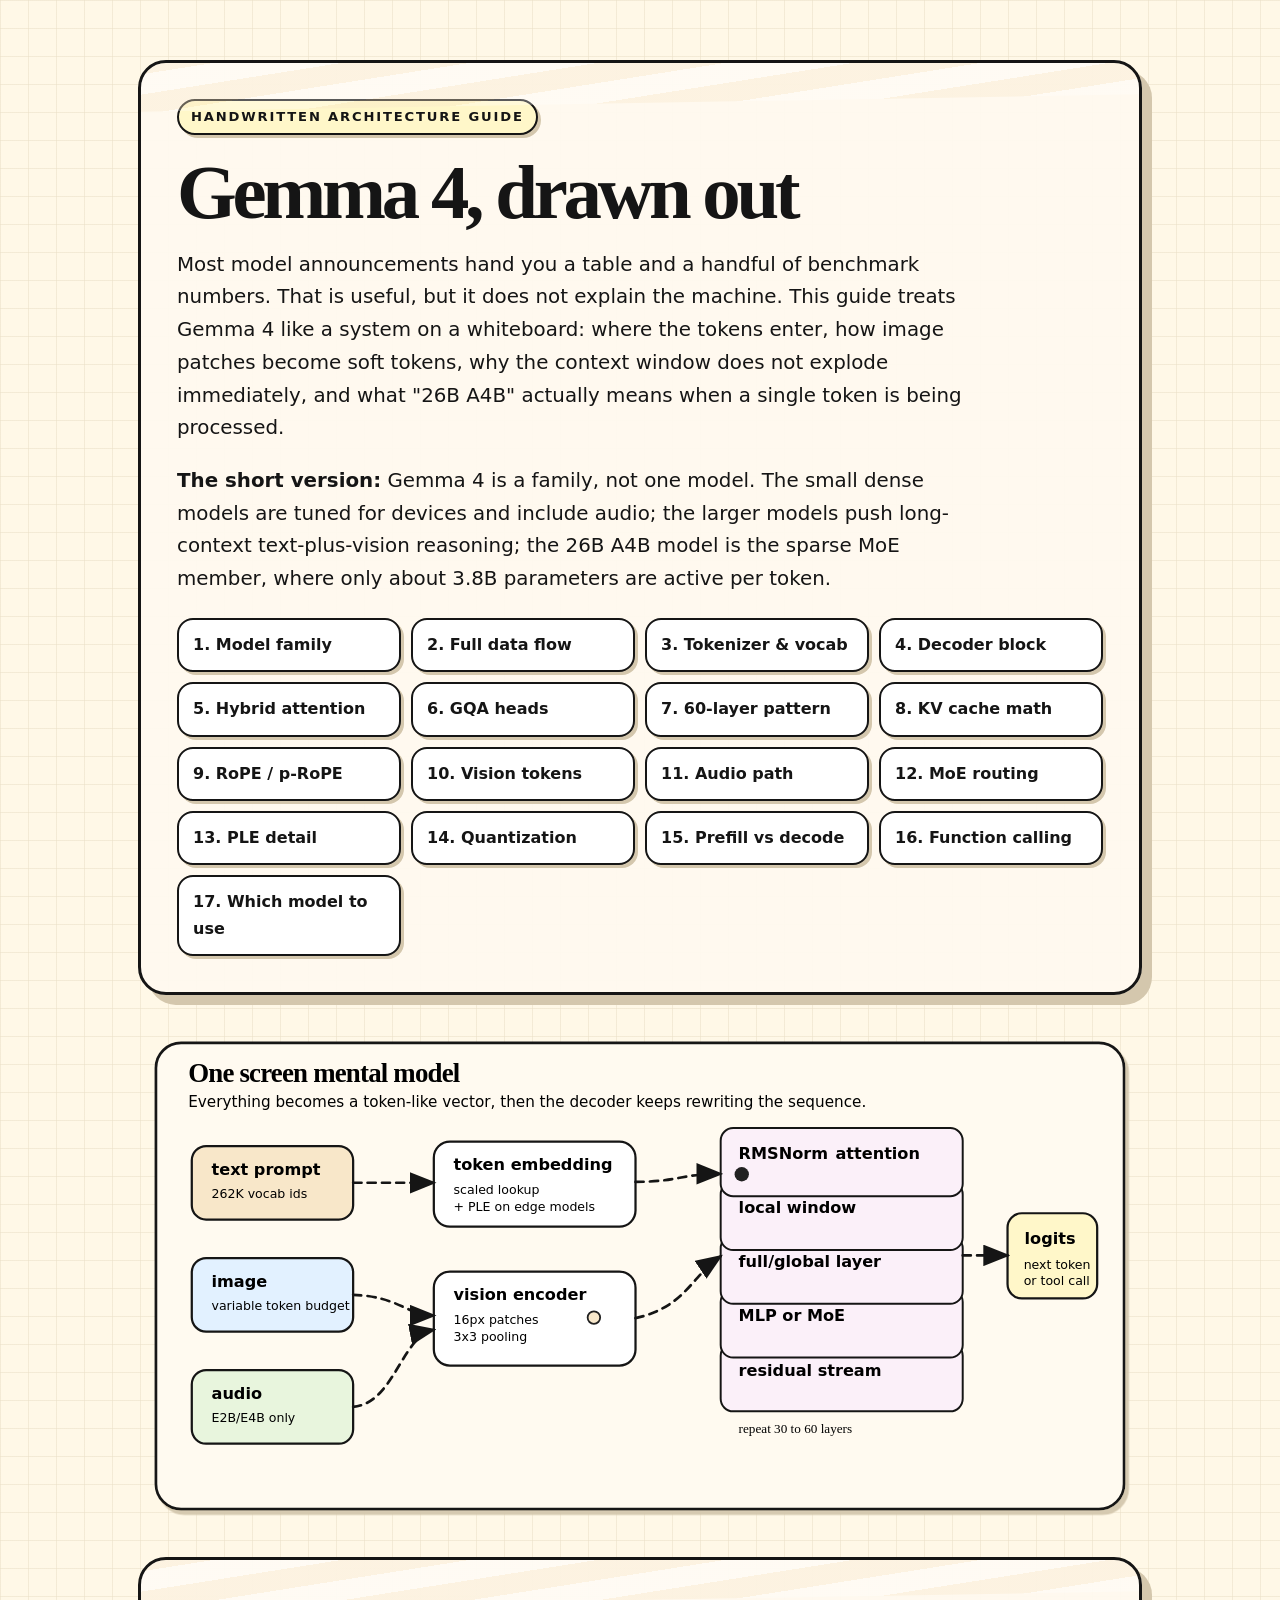
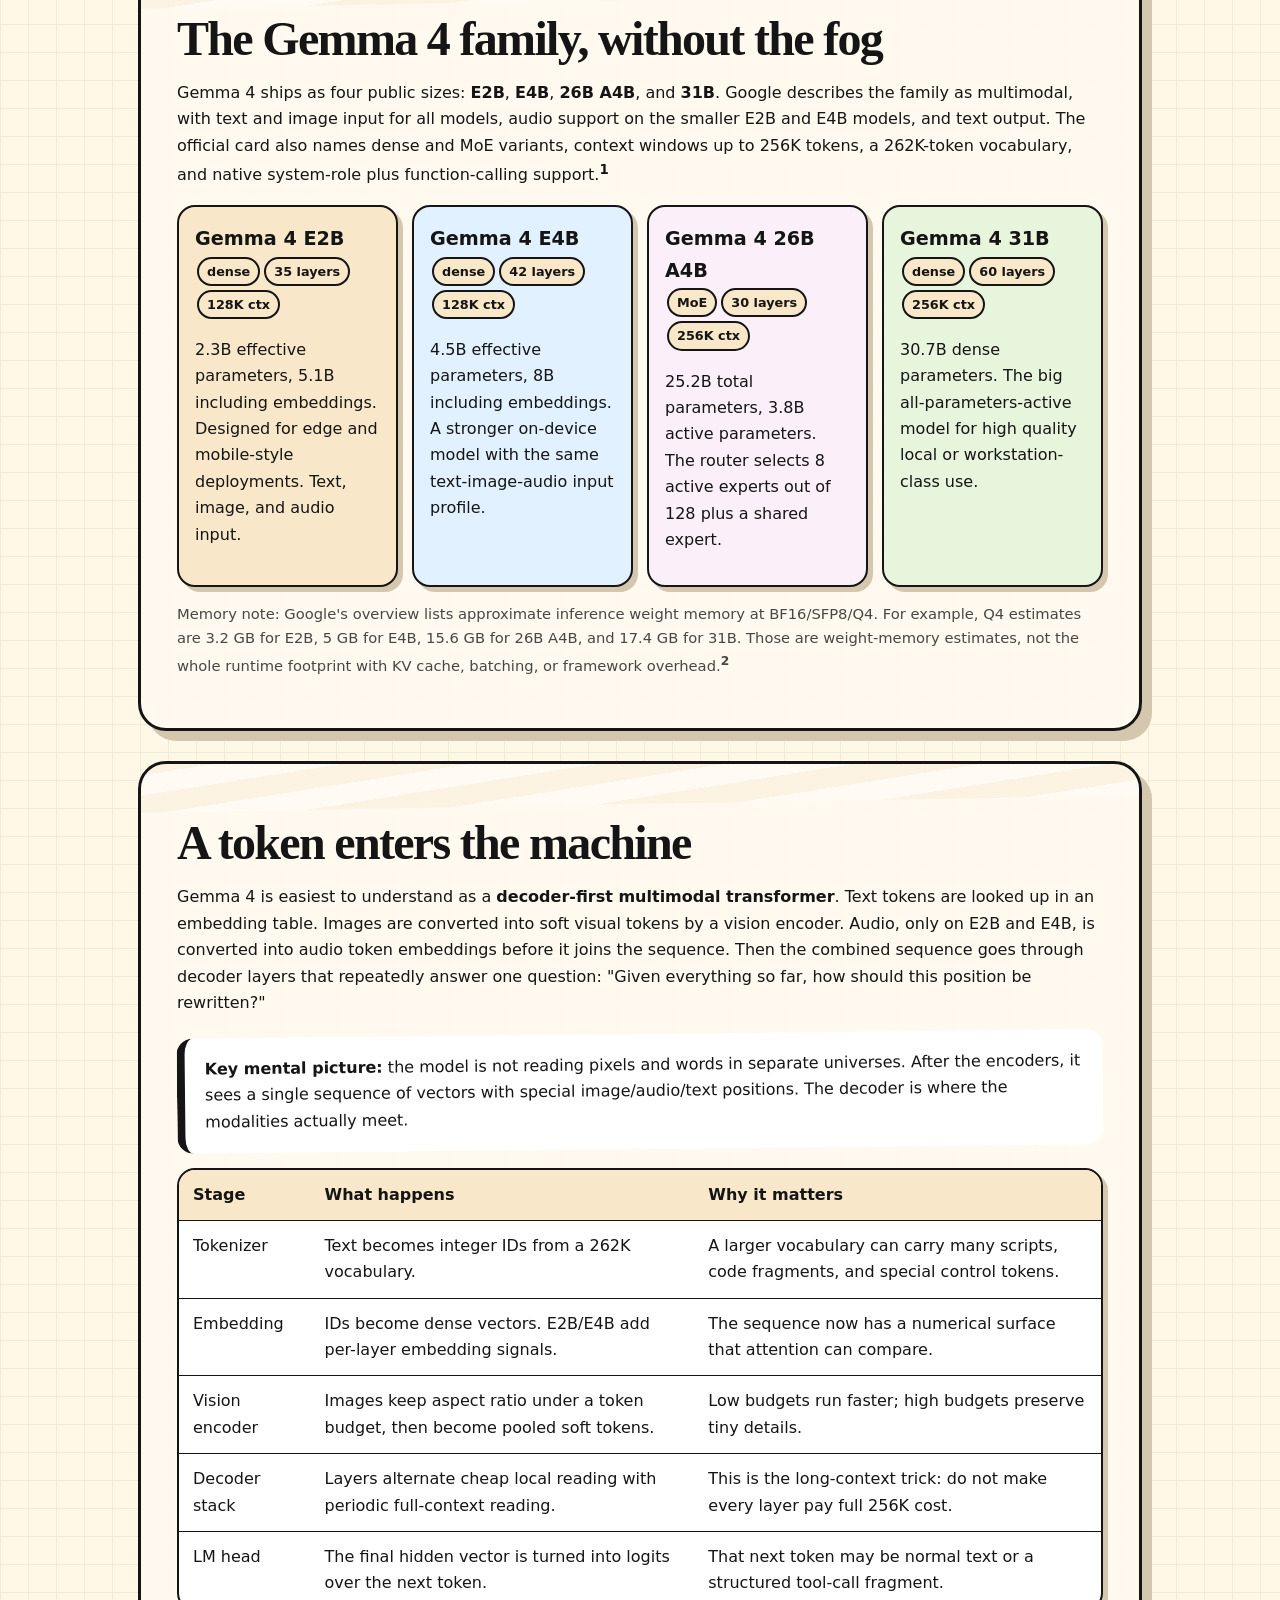
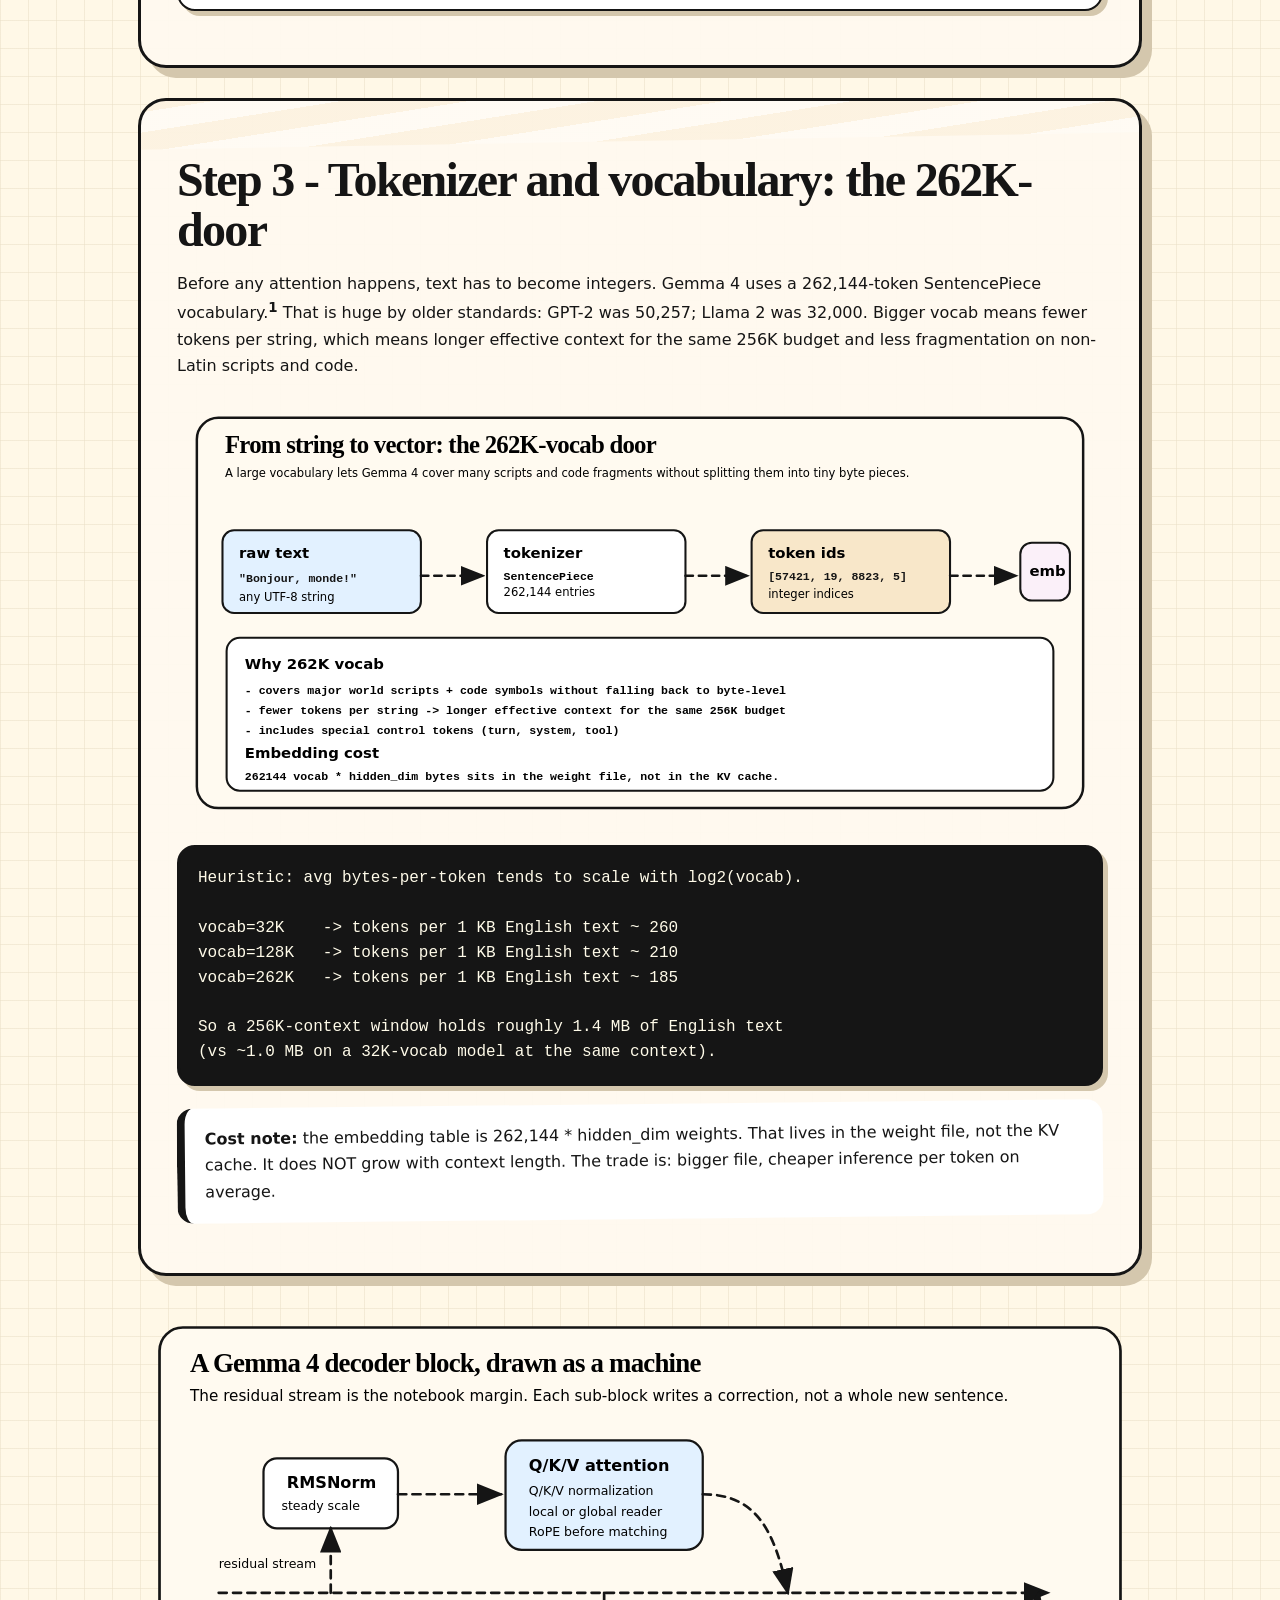
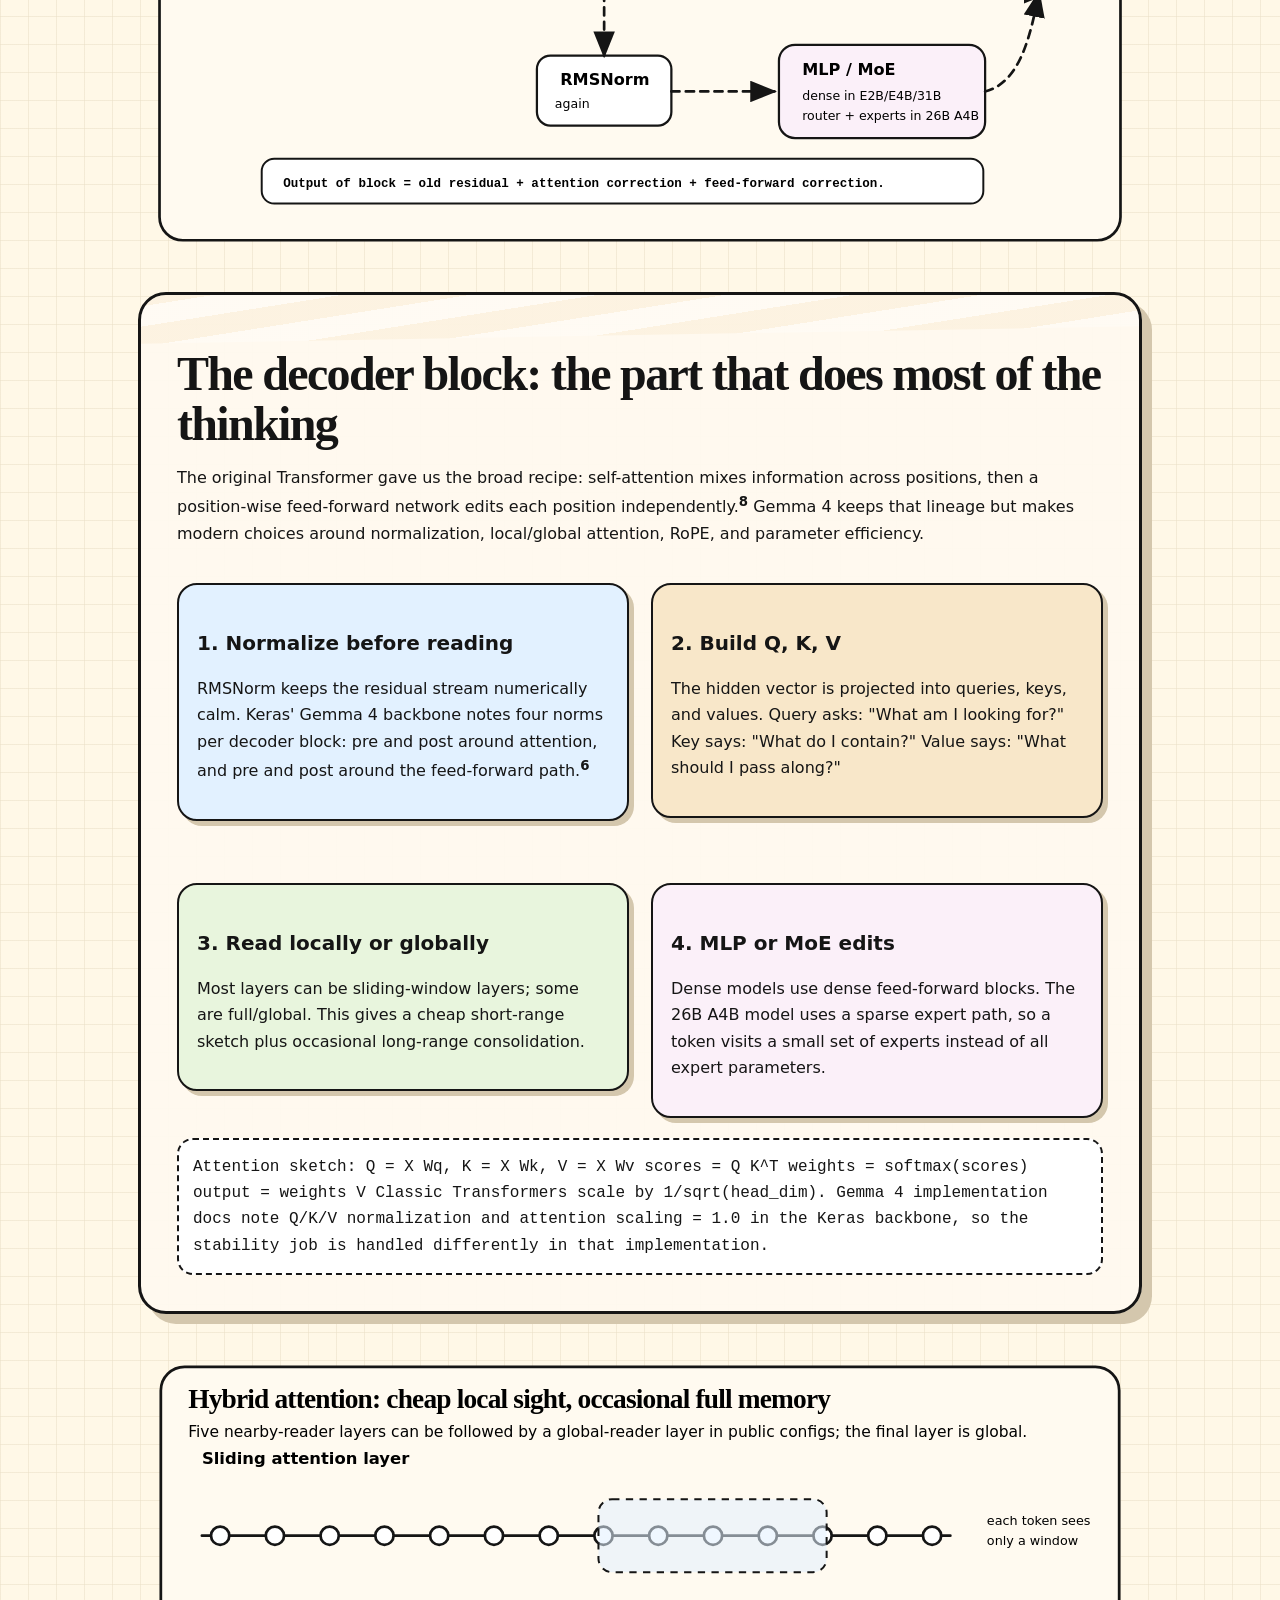
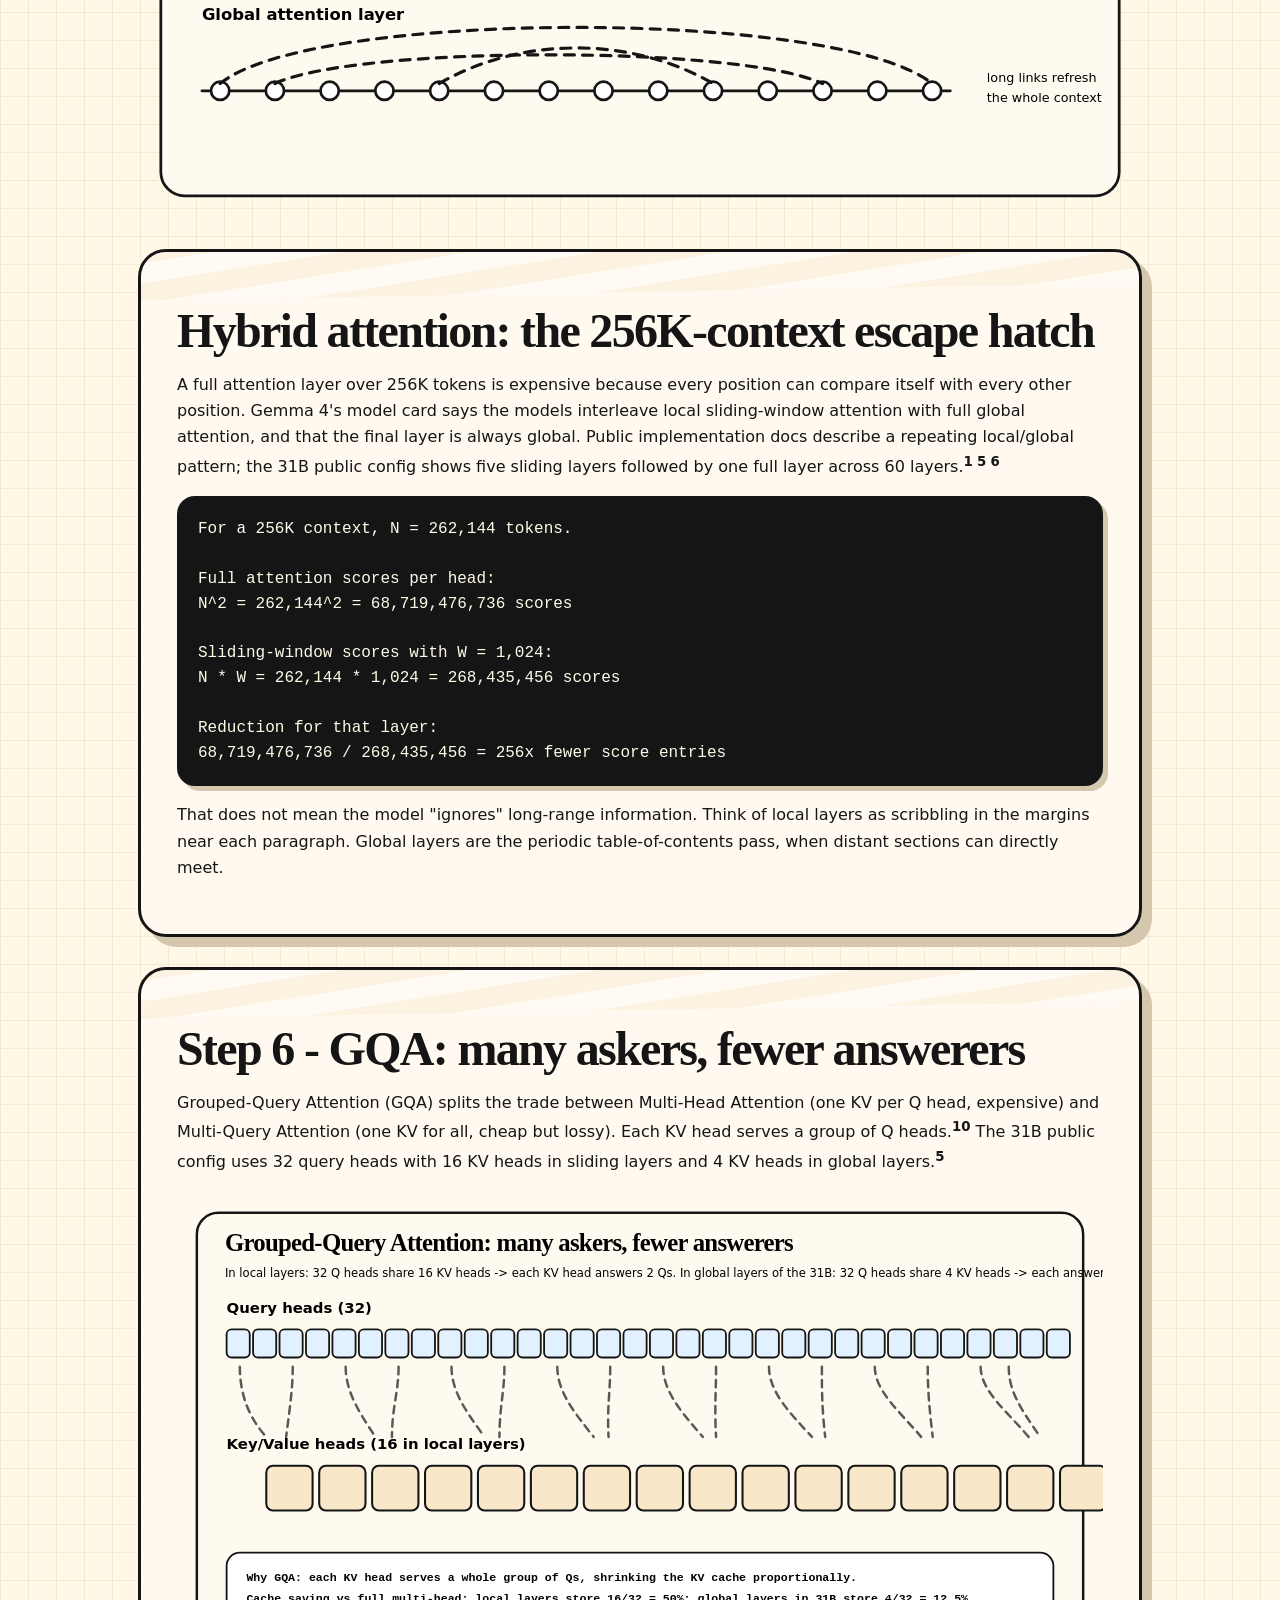
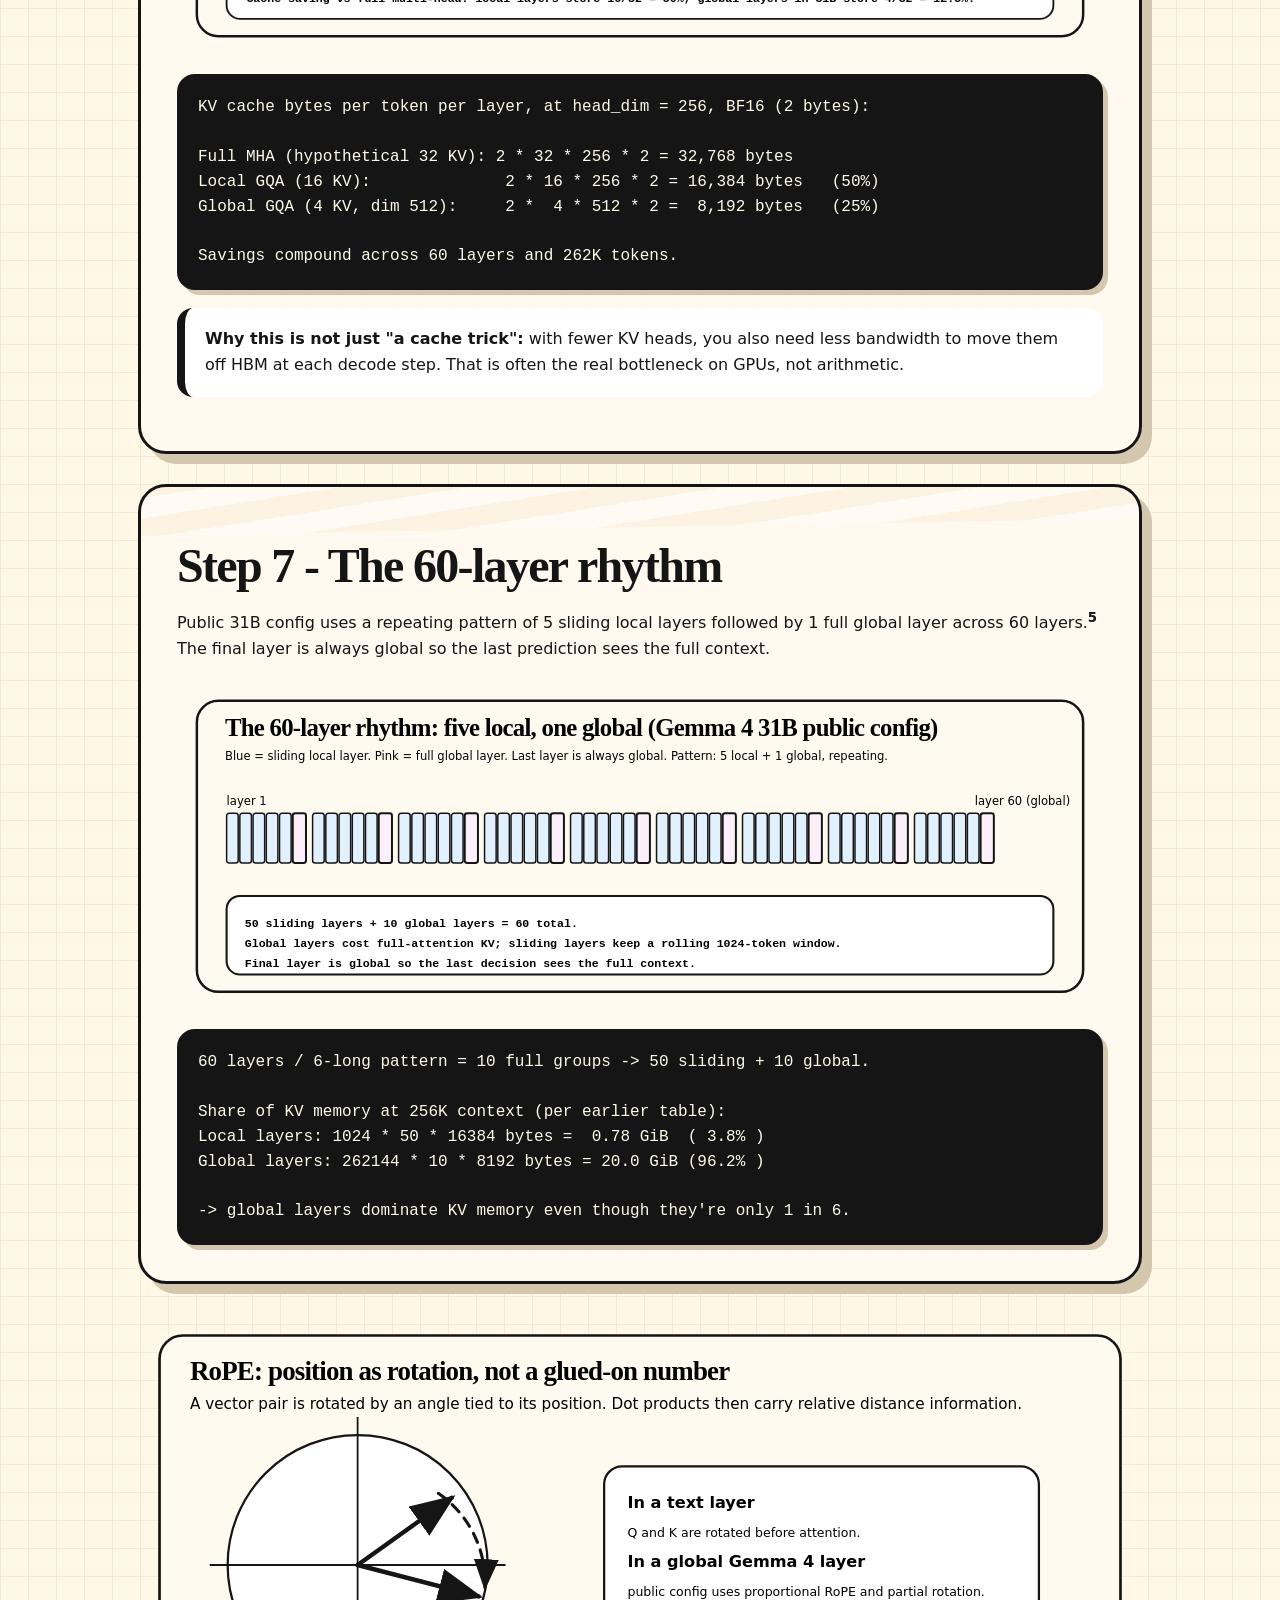
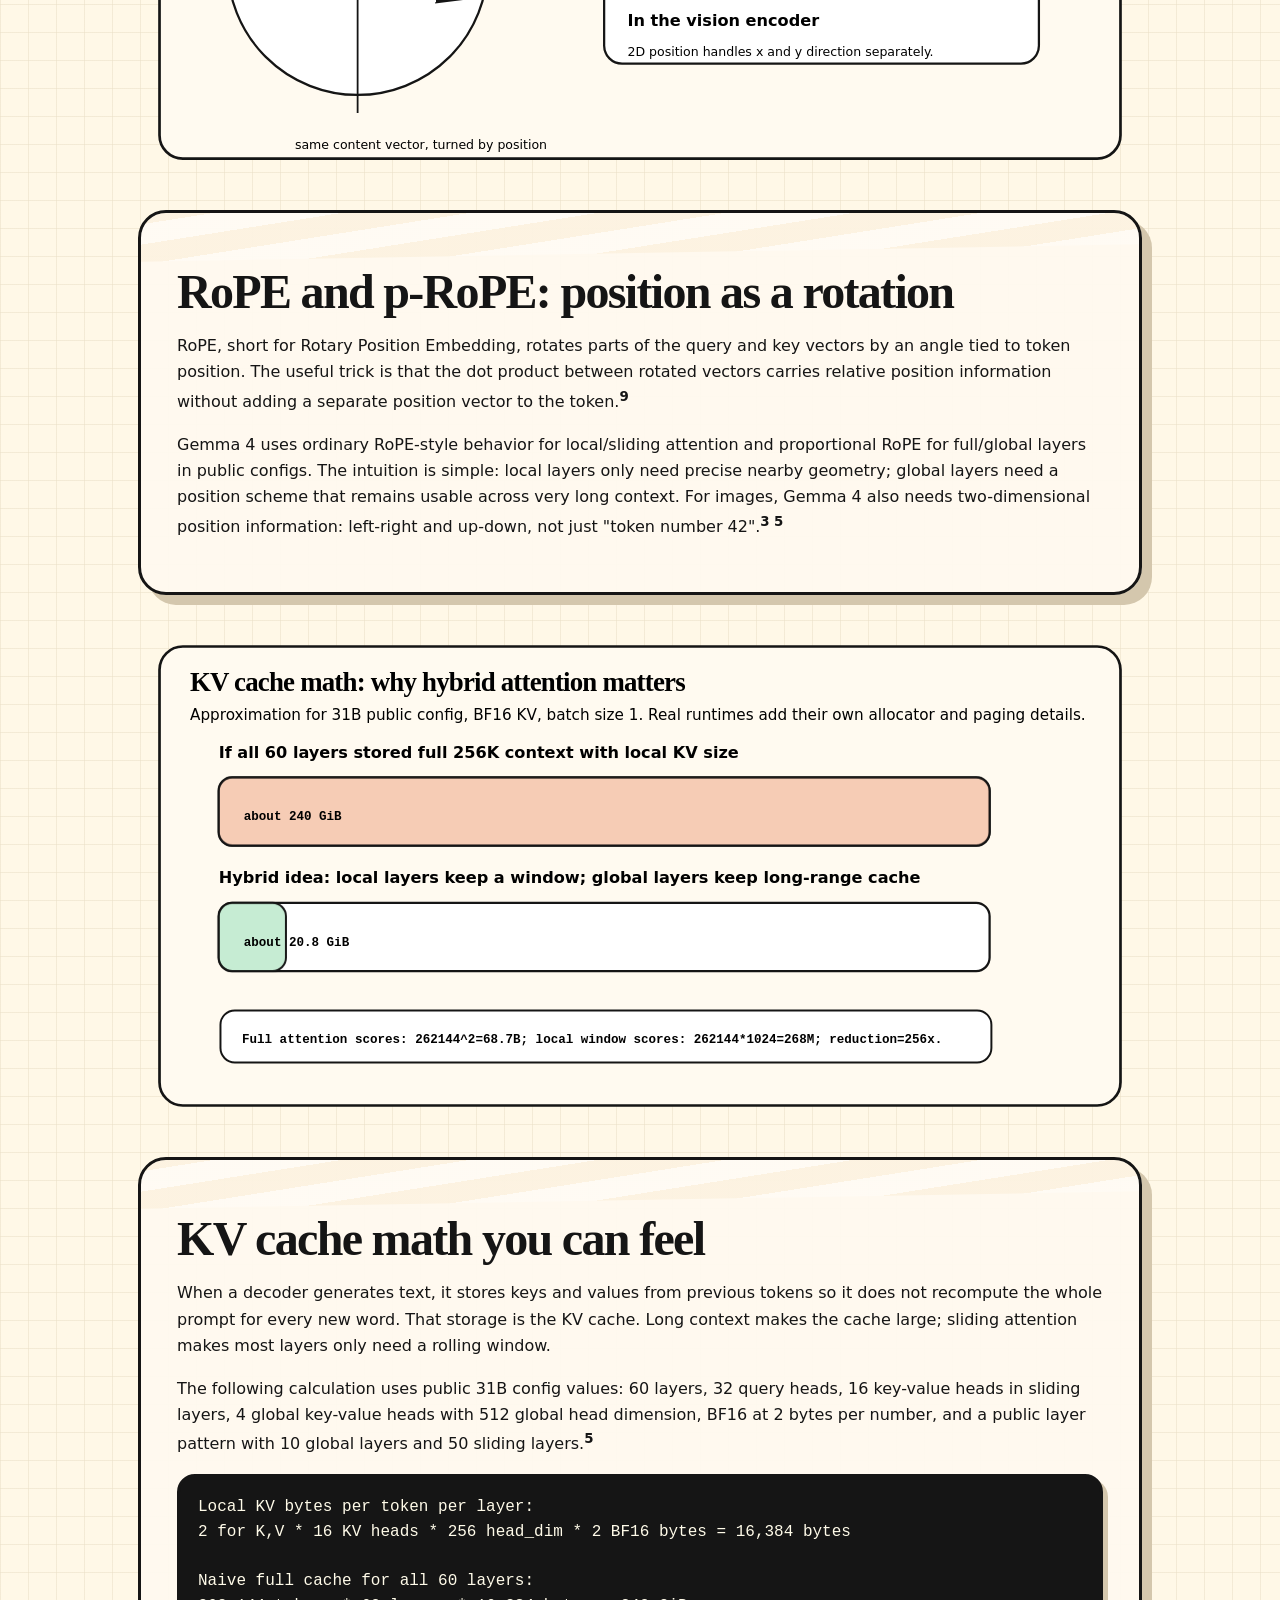
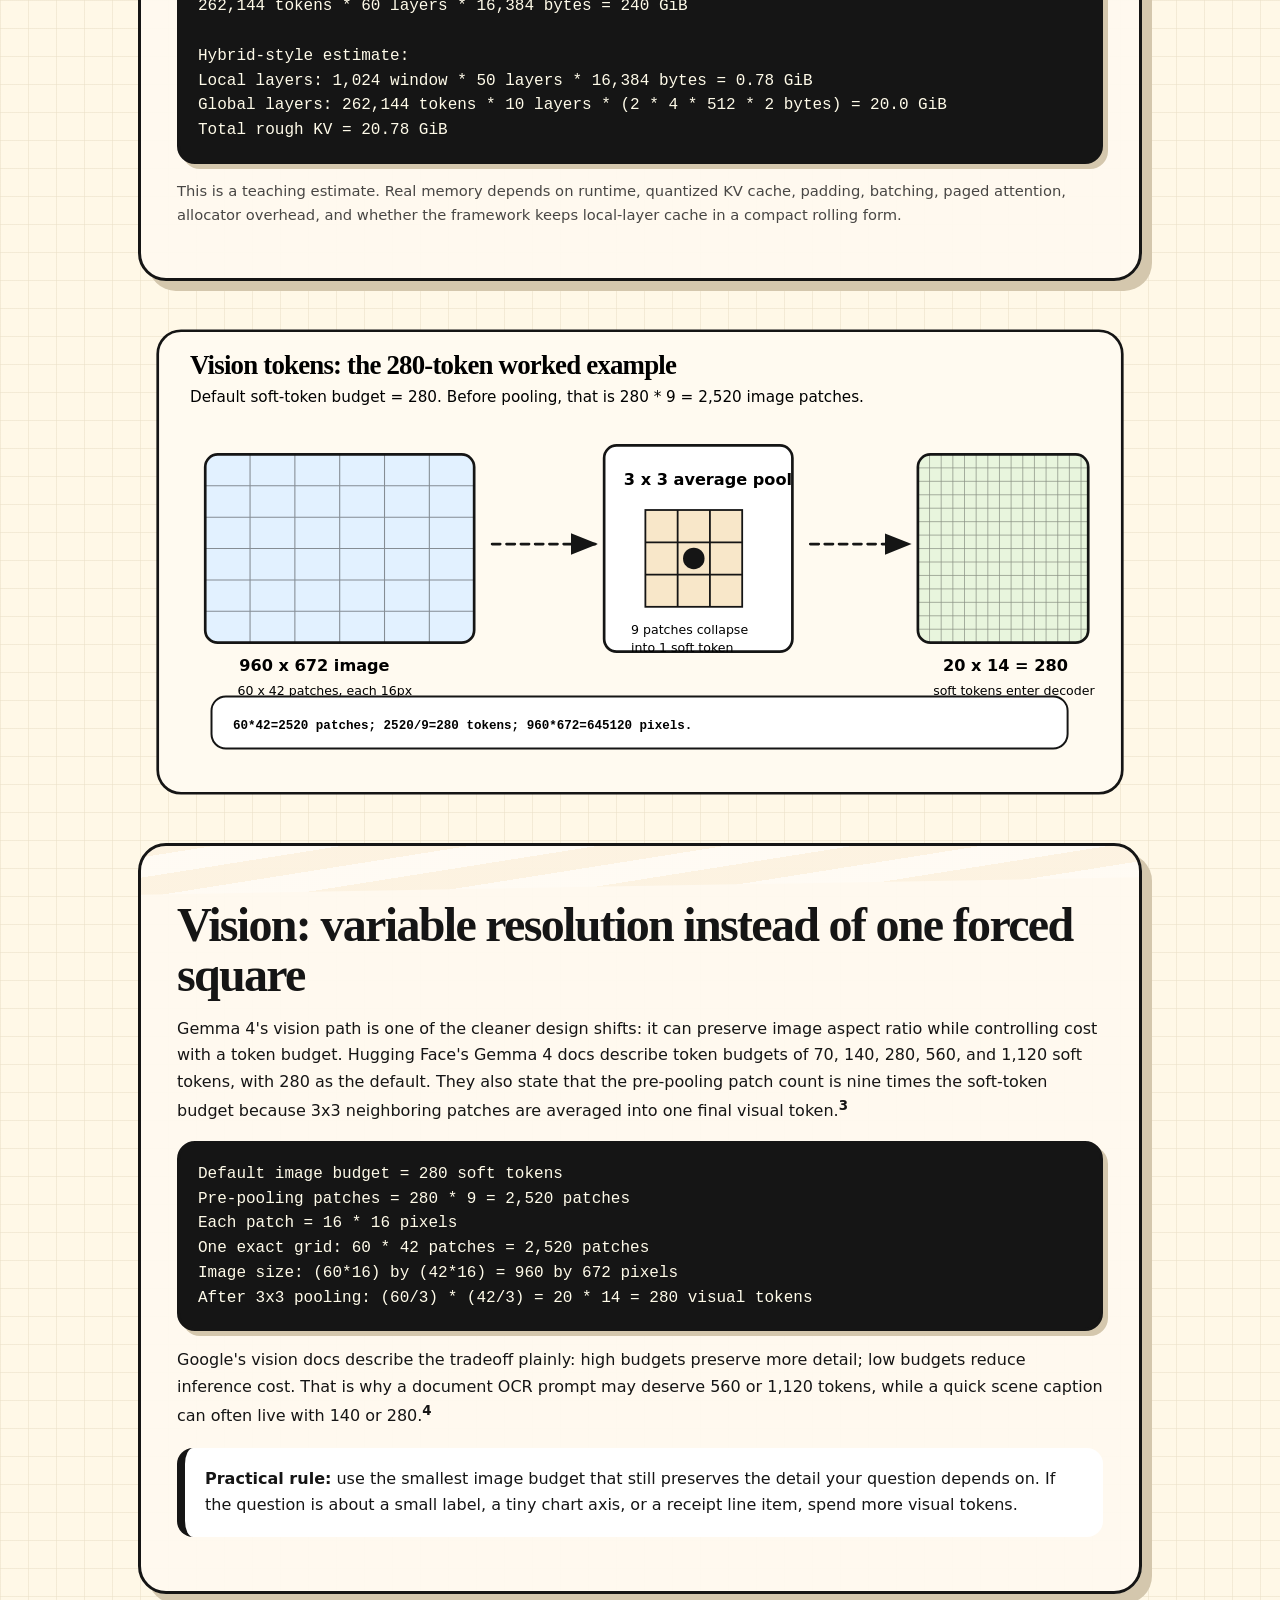
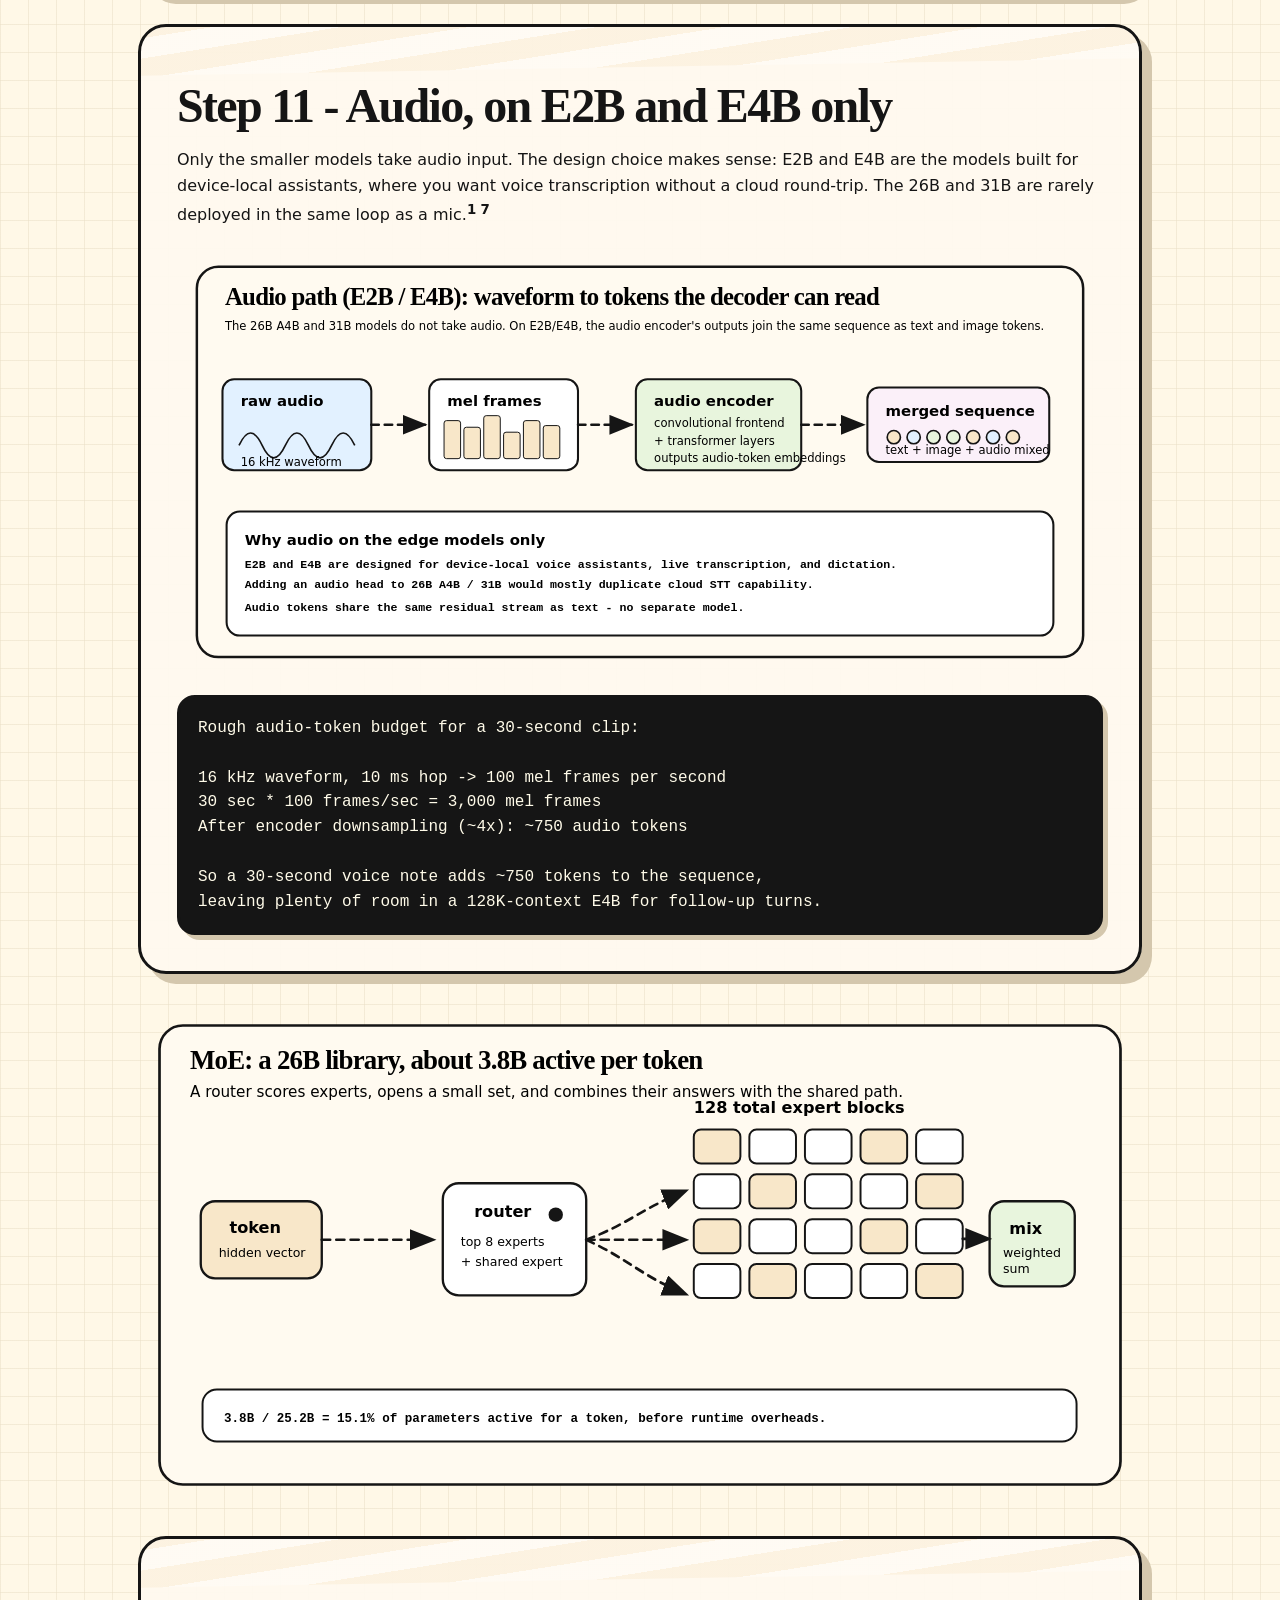
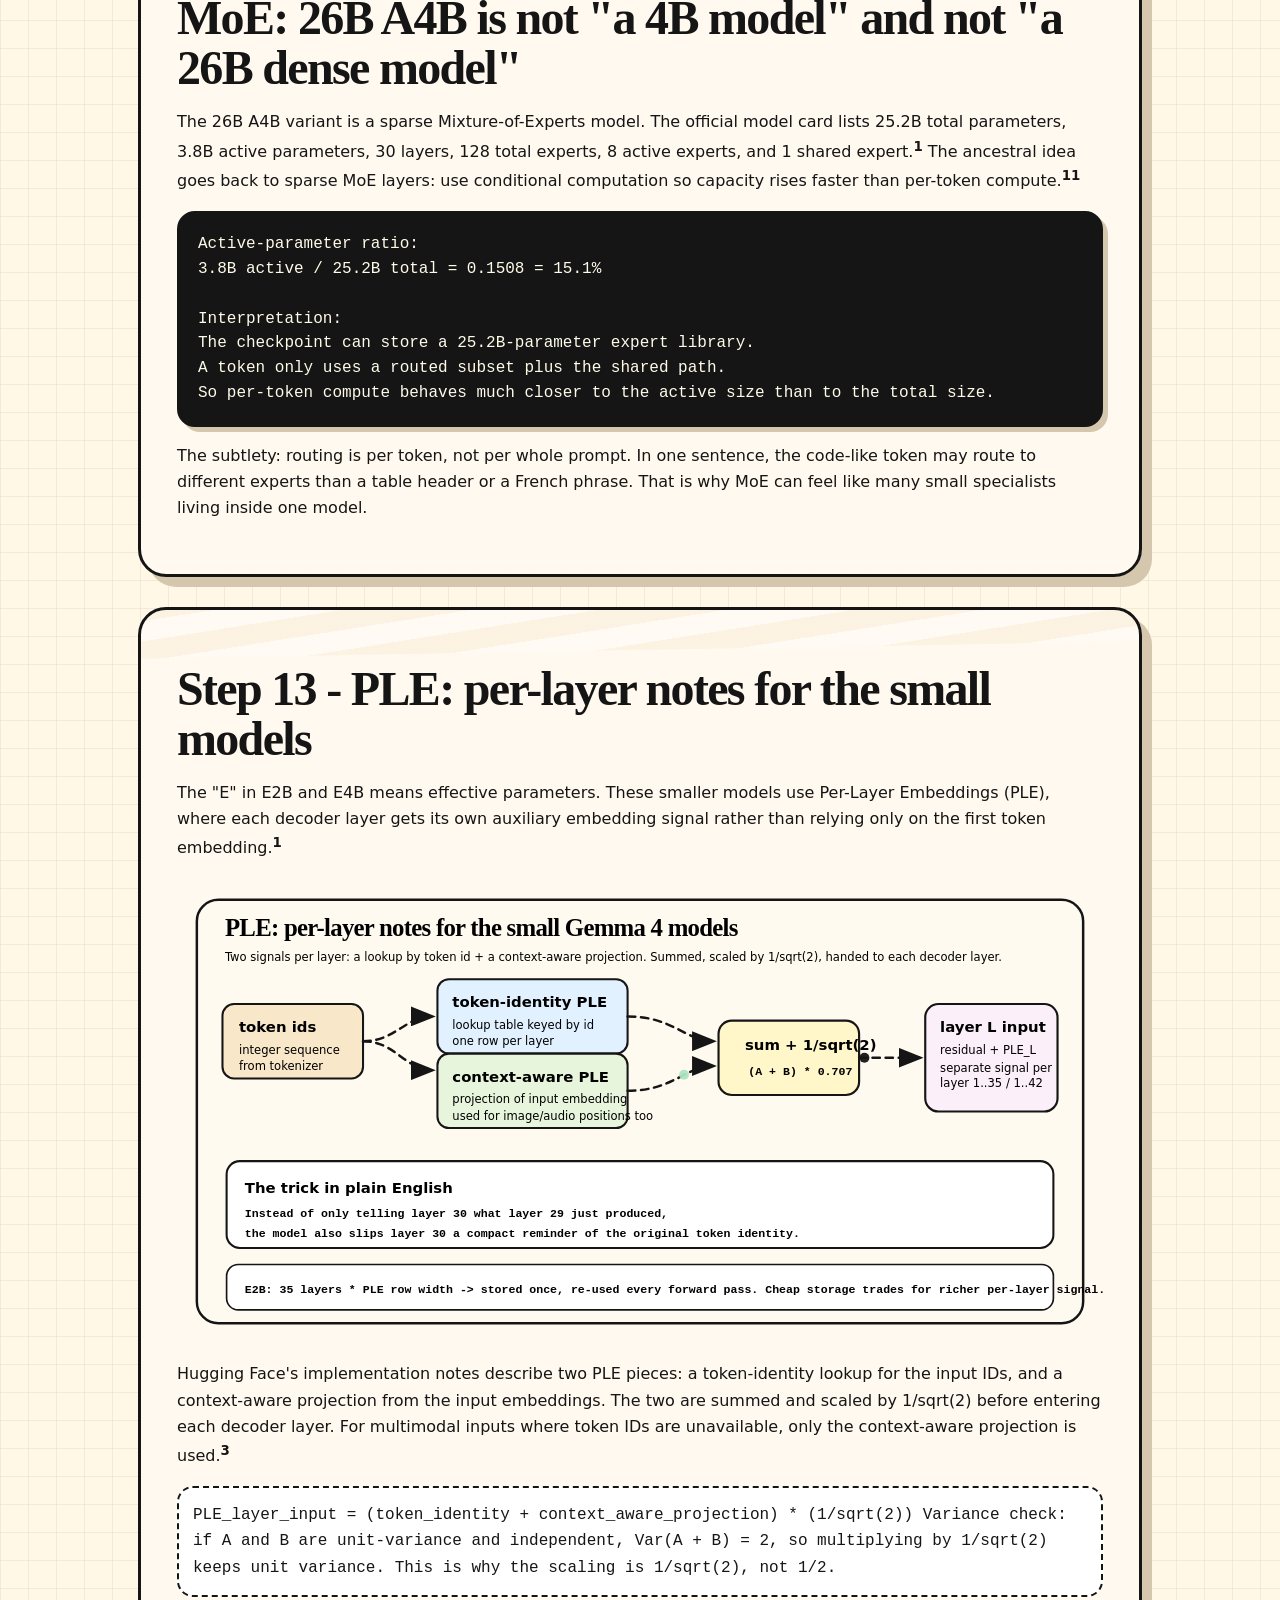
<file: gemma4_architecture_substack_embed.html>
<!doctype html>
<html lang="en">
<head>
<meta charset="utf-8">
<meta name="viewport" content="width=device-width, initial-scale=1">
<title>Gemma 4 Architecture, Drawn Out - Handwritten Guide</title>
<meta name="description" content="A source-backed, visual, Substack-style guide to Gemma 4 architecture: hybrid attention, PLE, MoE, vision tokens, RoPE, KV cache math, and practical model choice.">

<style>
:root{--ink:#151515;--paper:#fffaf0;--grid:#eadfc8;--blue:#e2f1ff;--green:#e8f5dd;--pink:#fbf0f9;--tan:#f8e7c9;--yellow:#fff7c9;--shadow:#d4c7ad;}
*{box-sizing:border-box} html{scroll-behavior:smooth} body{margin:0;color:var(--ink);font-family:ui-rounded,"Avenir Next",Inter,system-ui,-apple-system,BlinkMacSystemFont,"Segoe UI",sans-serif;background:linear-gradient(90deg,rgba(234,223,200,.55) 1px,transparent 1px),linear-gradient(rgba(234,223,200,.55) 1px,transparent 1px),#fff8e7;background-size:28px 28px;line-height:1.65;}
article{max-width:1040px;margin:0 auto;padding:30px 18px 90px}.sheet{background:rgba(255,250,240,.93);border:3px solid var(--ink);border-radius:28px;box-shadow:10px 10px 0 var(--shadow);padding:36px;margin:30px 0;position:relative;overflow:hidden}.sheet:before{content:"";position:absolute;left:-30px;right:-30px;top:-30px;height:70px;background:repeating-linear-gradient(-8deg,rgba(255,255,255,.65) 0 20px,rgba(248,231,201,.8) 20px 40px);transform:rotate(-1deg);opacity:.45;pointer-events:none}.kicker{font-size:.82rem;font-weight:800;text-transform:uppercase;letter-spacing:.14em;background:var(--yellow);display:inline-block;border:2px solid var(--ink);border-radius:999px;padding:5px 12px;box-shadow:3px 3px 0 var(--shadow)}h1{font-family:"Comic Sans MS","Bradley Hand",ui-rounded,cursive;font-size:clamp(2.3rem,6vw,5.4rem);line-height:.94;margin:22px 0 18px;letter-spacing:-.055em}h2{font-family:"Comic Sans MS","Bradley Hand",ui-rounded,cursive;font-size:clamp(1.9rem,4vw,3rem);line-height:1.04;margin:18px 0 12px;letter-spacing:-.035em}h3{font-size:1.25rem;margin:24px 0 8px}.lede{font-size:1.24rem;max-width:800px}.note-card{border:2.5px solid var(--ink);border-radius:20px;background:#fff;box-shadow:5px 5px 0 var(--shadow);padding:18px;margin:20px 0}.sticky{background:var(--yellow);transform:rotate(-.6deg)}.small{font-size:.92rem}.muted{opacity:.78}.toc{display:grid;grid-template-columns:repeat(auto-fit,minmax(215px,1fr));gap:10px;margin-top:22px}.toc a{text-decoration:none;color:var(--ink);border:2px solid var(--ink);border-radius:16px;background:#fff;padding:12px 14px;box-shadow:3px 3px 0 var(--shadow);font-weight:800}.toc a:hover{transform:translate(-1px,-1px);box-shadow:5px 5px 0 var(--shadow)}.model-grid{display:grid;grid-template-columns:repeat(auto-fit,minmax(210px,1fr));gap:14px}.model-card{background:#fff;border:2.4px solid var(--ink);border-radius:18px;padding:16px;box-shadow:5px 5px 0 var(--shadow)}.model-card strong{font-size:1.2rem}.pill{display:inline-block;border:2px solid var(--ink);border-radius:999px;background:var(--tan);padding:2px 8px;margin:2px;font-size:.8rem;font-weight:800}.calc{font-family:ui-monospace,SFMono-Regular,Menlo,Consolas,monospace;background:#151515;color:#fffbe9;border-radius:18px;padding:18px;white-space:pre-wrap;overflow:auto;border:3px solid #151515;box-shadow:5px 5px 0 var(--shadow);line-height:1.55}.callout{border-left:8px solid var(--ink);background:#fff;padding:18px 20px;border-radius:16px;margin:18px 0}.two-col{display:grid;grid-template-columns:1fr 1fr;gap:22px;align-items:start}.three-col{display:grid;grid-template-columns:repeat(3,1fr);gap:15px}.mini{background:#fff;border:2px solid var(--ink);border-radius:16px;padding:14px}.formula{font-family:ui-monospace,SFMono-Regular,Menlo,Consolas,monospace;background:#fff;border:2px dashed var(--ink);border-radius:16px;padding:14px;overflow:auto}.diagram-wrap{margin:24px 0}.diagram-wrap svg{width:100%;height:auto;display:block}.scribble{font-family:"Comic Sans MS","Bradley Hand",ui-rounded,cursive}.title{font-size:31px;font-weight:900;letter-spacing:-.03em}.label{font:700 22px ui-rounded,"Avenir Next",system-ui,sans-serif}.tiny,.note{font:500 17px ui-rounded,"Avenir Next",system-ui,sans-serif}.mono{font:700 18px ui-monospace,SFMono-Regular,Menlo,Consolas,monospace}.flow{fill:none;stroke:var(--ink);stroke-width:3.5;stroke-linecap:round;stroke-dasharray:10 8;animation:dash 3s linear infinite}.tokens circle{fill:#fff;stroke:var(--ink);stroke-width:3}.arc{fill:none;stroke:var(--ink);stroke-width:3.5;stroke-linecap:round;stroke-dasharray:11 9;animation:dash 4.4s linear infinite}.a2{animation-delay:.7s}.a3{animation-delay:1.2s}.pulse-dot{animation:pulse 1.5s ease-in-out infinite;transform-origin:center}.expert{fill:#fff;stroke:var(--ink);stroke-width:2.2}.expert.active{fill:#f8e7c9;animation:pulse 1.8s ease-in-out infinite}.bar{transform-origin:left center}.grow-wide{animation:growWide 2s ease-out both}.grow-short{animation:growShort 2s ease-out both}.rotvec{animation:wiggle 2.8s ease-in-out infinite;transform-origin:0 0}.traveller{opacity:.95}.traveller.light{stroke:var(--ink);stroke-width:2}@keyframes dash{to{stroke-dashoffset:-120}}@keyframes pulse{0%,100%{opacity:.45;transform:scale(.92)}50%{opacity:1;transform:scale(1.07)}}@keyframes growWide{from{transform:scaleX(.04)}to{transform:scaleX(1)}}@keyframes growShort{from{transform:scaleX(.04)}to{transform:scaleX(1)}}@keyframes wiggle{0%,100%{transform:rotate(0deg)}50%{transform:rotate(-6deg)}}table{width:100%;border-collapse:separate;border-spacing:0;background:#fff;border:2.5px solid var(--ink);border-radius:18px;overflow:hidden;box-shadow:5px 5px 0 var(--shadow);margin:18px 0}th,td{padding:12px 14px;border-bottom:1.8px solid var(--ink);vertical-align:top}th{background:var(--tan);text-align:left}tr:last-child td{border-bottom:0}sup a{text-decoration:none;color:var(--ink);font-weight:900}.source-list li{margin:9px 0}.source-list a{color:var(--ink);font-weight:700}.caption{font-size:.9rem;opacity:.75;margin-top:6px}.end{font-size:.94rem}.soft{background:var(--green)}.blue{background:var(--blue)}.pink{background:var(--pink)}.tan{background:var(--tan)}@media (max-width:760px){.two-col,.three-col{grid-template-columns:1fr}.sheet{padding:24px 16px}h1{font-size:2.6rem}.title{font-size:24px}.label{font-size:18px}.tiny,.note,.mono{font-size:13px}.calc{font-size:.86rem}}
</style>

</head>
<body>


<article>
  <section class="sheet">
    <span class="kicker">Handwritten architecture guide</span>
    <h1>Gemma 4, drawn out</h1>
    <p class="lede">Most model announcements hand you a table and a handful of benchmark numbers. That is useful, but it does not explain the machine. This guide treats Gemma 4 like a system on a whiteboard: where the tokens enter, how image patches become soft tokens, why the context window does not explode immediately, and what "26B A4B" actually means when a single token is being processed.</p>
    <p class="lede"><strong>The short version:</strong> Gemma 4 is a family, not one model. The small dense models are tuned for devices and include audio; the larger models push long-context text-plus-vision reasoning; the 26B A4B model is the sparse MoE member, where only about 3.8B parameters are active per token.</p>
    <div class="toc">
      <a href="#family">1. Model family</a>
      <a href="#flow">2. Full data flow</a>
      <a href="#token">3. Tokenizer &amp; vocab</a>
      <a href="#block">4. Decoder block</a>
      <a href="#attention">5. Hybrid attention</a>
      <a href="#gqa">6. GQA heads</a>
      <a href="#pattern">7. 60-layer pattern</a>
      <a href="#kv">8. KV cache math</a>
      <a href="#rope">9. RoPE / p-RoPE</a>
      <a href="#vision">10. Vision tokens</a>
      <a href="#audio">11. Audio path</a>
      <a href="#moe">12. MoE routing</a>
      <a href="#ple">13. PLE detail</a>
      <a href="#quant">14. Quantization</a>
      <a href="#infer">15. Prefill vs decode</a>
      <a href="#tools">16. Function calling</a>
      <a href="#use">17. Which model to use</a>
    </div>
  </section>

  <section class="diagram-wrap"><svg xmlns="http://www.w3.org/2000/svg" viewBox="0 0 1120 560" role="img" aria-label="Gemma 4 architecture overview: text, vision and audio tokens enter encoders, merge into a decoder stack, and produce text or tool calls.">
  <defs>
    <filter id="paperShadow" x="-10%" y="-10%" width="120%" height="140%">
      <feDropShadow dx="4" dy="5" stdDeviation="0" flood-color="#d4c7ad" flood-opacity="0.95"/>
    </filter>
    <marker id="arrow" markerWidth="10" markerHeight="8" refX="9" refY="4" orient="auto">
      <path d="M0,0 L10,4 L0,8 Z" fill="#151515"/>
    </marker>
  </defs>
  <rect x="20" y="20" width="1080" height="520" rx="28" fill="#fffaf0" stroke="#151515" stroke-width="3" filter="url(#paperShadow)"/>
  <text x="56" y="64" class="scribble title">One screen mental model</text>
  <text x="56" y="92" class="note">Everything becomes a token-like vector, then the decoder keeps rewriting the sequence.</text>

  <g class="card" transform="translate(60 135)">
    <rect width="180" height="82" rx="16" fill="#f8e7c9" stroke="#151515" stroke-width="2.5"/>
    <text x="22" y="32" class="label">text prompt</text>
    <text x="22" y="58" class="tiny">262K vocab ids</text>
  </g>
  <g class="card" transform="translate(60 260)">
    <rect width="180" height="82" rx="16" fill="#e2f1ff" stroke="#151515" stroke-width="2.5"/>
    <text x="22" y="32" class="label">image</text>
    <text x="22" y="58" class="tiny">variable token budget</text>
  </g>
  <g class="card" transform="translate(60 385)">
    <rect width="180" height="82" rx="16" fill="#e8f5dd" stroke="#151515" stroke-width="2.5"/>
    <text x="22" y="32" class="label">audio</text>
    <text x="22" y="58" class="tiny">E2B/E4B only</text>
  </g>

  <g class="card" transform="translate(330 130)">
    <rect width="225" height="95" rx="18" fill="#fff" stroke="#151515" stroke-width="2.5"/>
    <text x="22" y="32" class="label">token embedding</text>
    <text x="22" y="58" class="tiny">scaled lookup</text>
    <text x="22" y="77" class="tiny">+ PLE on edge models</text>
  </g>
  <g class="card" transform="translate(330 275)">
    <rect width="225" height="105" rx="18" fill="#fff" stroke="#151515" stroke-width="2.5"/>
    <text x="22" y="32" class="label">vision encoder</text>
    <text x="22" y="58" class="tiny">16px patches</text>
    <text x="22" y="78" class="tiny">3x3 pooling</text>
  </g>

  <g class="stack" transform="translate(650 105)">
    <rect x="0" y="250" width="270" height="76" rx="14" fill="#fbf0f9" stroke="#151515" stroke-width="2.2"/>
    <rect x="0" y="190" width="270" height="76" rx="14" fill="#fbf0f9" stroke="#151515" stroke-width="2.2"/>
    <rect x="0" y="130" width="270" height="76" rx="14" fill="#fbf0f9" stroke="#151515" stroke-width="2.2"/>
    <rect x="0" y="70" width="270" height="76" rx="14" fill="#fbf0f9" stroke="#151515" stroke-width="2.2"/>
    <rect x="0" y="10" width="270" height="76" rx="14" fill="#fbf0f9" stroke="#151515" stroke-width="2.2"/>
    <text x="20" y="45" class="label">RMSNorm</text>
    <text x="128" y="45" class="label">attention</text>
    <text x="20" y="105" class="label">local window</text>
    <text x="20" y="165" class="label">full/global layer</text>
    <text x="20" y="225" class="label">MLP or MoE</text>
    <text x="20" y="287" class="label">residual stream</text>
    <text x="20" y="350" class="scribble small">repeat 30 to 60 layers</text>
  </g>

  <g class="card" transform="translate(970 210)">
    <rect width="100" height="95" rx="16" fill="#fff7c9" stroke="#151515" stroke-width="2.5"/>
    <text x="19" y="34" class="label">logits</text>
    <text x="18" y="62" class="tiny">next token</text>
    <text x="18" y="80" class="tiny">or tool call</text>
  </g>

  <path class="flow" d="M240 176 C285 176 295 176 330 176" marker-end="url(#arrow)"/>
  <path class="flow" d="M240 301 C292 303 300 324 330 324" marker-end="url(#arrow)"/>
  <path class="flow" d="M240 426 C286 422 294 347 330 340" marker-end="url(#arrow)"/>
  <path class="flow" d="M555 175 C602 175 607 166 650 166" marker-end="url(#arrow)"/>
  <path class="flow" d="M555 327 C612 314 617 280 650 258" marker-end="url(#arrow)"/>
  <path class="flow" d="M920 257 C945 257 952 257 970 257" marker-end="url(#arrow)"/>

  <circle class="traveller" r="8" fill="#151515">
    <animateMotion dur="7s" repeatCount="indefinite" path="M240 176 C285 176 295 176 330 176 C410 176 510 176 555 175 C602 175 607 166 650 166 C785 166 855 218 920 257 C945 257 952 257 970 257"/>
  </circle>
  <circle class="traveller light" r="7" fill="#f8e7c9">
    <animateMotion dur="8.5s" begin="1s" repeatCount="indefinite" path="M240 301 C292 303 300 324 330 324 C420 324 520 327 555 327 C612 314 617 280 650 258 C800 250 870 252 970 257"/>
  </circle>
</svg></section>

  <section class="sheet" id="family">
    <h2>The Gemma 4 family, without the fog</h2>
    <p>Gemma 4 ships as four public sizes: <strong>E2B</strong>, <strong>E4B</strong>, <strong>26B A4B</strong>, and <strong>31B</strong>. Google describes the family as multimodal, with text and image input for all models, audio support on the smaller E2B and E4B models, and text output. The official card also names dense and MoE variants, context windows up to 256K tokens, a 262K-token vocabulary, and native system-role plus function-calling support.<sup><a href="#s1">1</a></sup></p>
    <div class="model-grid">
      <div class="model-card tan"><strong>Gemma 4 E2B</strong><br><span class="pill">dense</span><span class="pill">35 layers</span><span class="pill">128K ctx</span><p>2.3B effective parameters, 5.1B including embeddings. Designed for edge and mobile-style deployments. Text, image, and audio input.</p></div>
      <div class="model-card blue"><strong>Gemma 4 E4B</strong><br><span class="pill">dense</span><span class="pill">42 layers</span><span class="pill">128K ctx</span><p>4.5B effective parameters, 8B including embeddings. A stronger on-device model with the same text-image-audio input profile.</p></div>
      <div class="model-card pink"><strong>Gemma 4 26B A4B</strong><br><span class="pill">MoE</span><span class="pill">30 layers</span><span class="pill">256K ctx</span><p>25.2B total parameters, 3.8B active parameters. The router selects 8 active experts out of 128 plus a shared expert.</p></div>
      <div class="model-card soft"><strong>Gemma 4 31B</strong><br><span class="pill">dense</span><span class="pill">60 layers</span><span class="pill">256K ctx</span><p>30.7B dense parameters. The big all-parameters-active model for high quality local or workstation-class use.</p></div>
    </div>
    <p class="small muted">Memory note: Google's overview lists approximate inference weight memory at BF16/SFP8/Q4. For example, Q4 estimates are 3.2 GB for E2B, 5 GB for E4B, 15.6 GB for 26B A4B, and 17.4 GB for 31B. Those are weight-memory estimates, not the whole runtime footprint with KV cache, batching, or framework overhead.<sup><a href="#s2">2</a></sup></p>
  </section>

  <section class="sheet" id="flow">
    <h2>A token enters the machine</h2>
    <p>Gemma 4 is easiest to understand as a <strong>decoder-first multimodal transformer</strong>. Text tokens are looked up in an embedding table. Images are converted into soft visual tokens by a vision encoder. Audio, only on E2B and E4B, is converted into audio token embeddings before it joins the sequence. Then the combined sequence goes through decoder layers that repeatedly answer one question: "Given everything so far, how should this position be rewritten?"</p>
    <div class="callout sticky"><strong>Key mental picture:</strong> the model is not reading pixels and words in separate universes. After the encoders, it sees a single sequence of vectors with special image/audio/text positions. The decoder is where the modalities actually meet.</div>
    <table>
      <tr><th>Stage</th><th>What happens</th><th>Why it matters</th></tr>
      <tr><td>Tokenizer</td><td>Text becomes integer IDs from a 262K vocabulary.</td><td>A larger vocabulary can carry many scripts, code fragments, and special control tokens.</td></tr>
      <tr><td>Embedding</td><td>IDs become dense vectors. E2B/E4B add per-layer embedding signals.</td><td>The sequence now has a numerical surface that attention can compare.</td></tr>
      <tr><td>Vision encoder</td><td>Images keep aspect ratio under a token budget, then become pooled soft tokens.</td><td>Low budgets run faster; high budgets preserve tiny details.</td></tr>
      <tr><td>Decoder stack</td><td>Layers alternate cheap local reading with periodic full-context reading.</td><td>This is the long-context trick: do not make every layer pay full 256K cost.</td></tr>
      <tr><td>LM head</td><td>The final hidden vector is turned into logits over the next token.</td><td>That next token may be normal text or a structured tool-call fragment.</td></tr>
    </table>
  </section>

  <section class="sheet" id="token">
    <h2>Step 3 - Tokenizer and vocabulary: the 262K-door</h2>
    <p>Before any attention happens, text has to become integers. Gemma 4 uses a 262,144-token SentencePiece vocabulary.<sup><a href="#s1">1</a></sup> That is huge by older standards: GPT-2 was 50,257; Llama 2 was 32,000. Bigger vocab means fewer tokens per string, which means longer effective context for the same 256K budget and less fragmentation on non-Latin scripts and code.</p>
    <div class="diagram-wrap" style="margin:18px 0"><svg xmlns="http://www.w3.org/2000/svg" viewBox="0 0 1120 520" role="img" aria-label="Tokenization flow into Gemma 4: text becomes ids from a 262K vocabulary, then dense embeddings, then decoder input.">
  <style>
    .scribble{font-family:"Comic Sans MS","Bradley Hand",ui-rounded,cursive}
    .title{font-size:30px;font-weight:900;letter-spacing:-.03em}
    .label{font:700 19px ui-rounded,"Avenir Next",system-ui,sans-serif}
    .tiny{font:500 15px ui-rounded,"Avenir Next",system-ui,sans-serif}
    .mono{font:700 14px ui-monospace,SFMono-Regular,Menlo,Consolas,monospace}
    .flow{fill:none;stroke:#151515;stroke-width:3;stroke-linecap:round;stroke-dasharray:9 7;animation:dash 3s linear infinite}
    @keyframes dash{to{stroke-dashoffset:-140}}
    @keyframes fadein{0%{opacity:0}100%{opacity:1}}
    .tok{animation:fadein .8s ease-out both}
  </style>
  <defs><marker id="ta" markerWidth="10" markerHeight="8" refX="9" refY="4" orient="auto"><path d="M0,0 L10,4 L0,8 Z" fill="#151515"/></marker></defs>
  <rect x="24" y="24" width="1072" height="472" rx="26" fill="#fffaf0" stroke="#151515" stroke-width="3"/>
  <text x="58" y="66" class="scribble title">From string to vector: the 262K-vocab door</text>
  <text x="58" y="96" class="tiny">A large vocabulary lets Gemma 4 cover many scripts and code fragments without splitting them into tiny byte pieces.</text>

  <g transform="translate(55 160)">
    <rect width="240" height="100" rx="14" fill="#e2f1ff" stroke="#151515" stroke-width="2.5"/>
    <text x="20" y="34" class="label">raw text</text>
    <text x="20" y="62" class="mono" style="fill:#151515">"Bonjour, monde!"</text>
    <text x="20" y="86" class="tiny">any UTF-8 string</text>
  </g>

  <path class="flow" d="M295 215 C325 215 340 215 370 215" marker-end="url(#ta)"/>

  <g transform="translate(375 160)">
    <rect width="240" height="100" rx="14" fill="#fff" stroke="#151515" stroke-width="2.5"/>
    <text x="20" y="34" class="label">tokenizer</text>
    <text x="20" y="60" class="mono">SentencePiece</text>
    <text x="20" y="80" class="tiny">262,144 entries</text>
  </g>

  <path class="flow" d="M615 215 C645 215 660 215 690 215" marker-end="url(#ta)"/>

  <g transform="translate(695 160)">
    <rect width="240" height="100" rx="14" fill="#f8e7c9" stroke="#151515" stroke-width="2.5"/>
    <text x="20" y="34" class="label">token ids</text>
    <text x="20" y="60" class="mono" style="fill:#151515">[57421, 19, 8823, 5]</text>
    <text x="20" y="82" class="tiny">integer indices</text>
  </g>

  <path class="flow" d="M935 215 C970 215 985 215 1015 215" marker-end="url(#ta)"/>

  <g transform="translate(1020 175)">
    <rect width="60" height="70" rx="14" fill="#fbf0f9" stroke="#151515" stroke-width="2.5"/>
    <text x="11" y="40" class="label">emb</text>
  </g>

  <g transform="translate(60 290)">
    <rect width="1000" height="185" rx="16" fill="#fff" stroke="#151515" stroke-width="2.5"/>
    <text x="22" y="38" class="label">Why 262K vocab</text>
    <text x="22" y="68" class="mono">- covers major world scripts + code symbols without falling back to byte-level</text>
    <text x="22" y="92" class="mono">- fewer tokens per string -> longer effective context for the same 256K budget</text>
    <text x="22" y="116" class="mono">- includes special control tokens (turn, system, tool)</text>
    <text x="22" y="146" class="label">Embedding cost</text>
    <text x="22" y="172" class="mono">262144 vocab * hidden_dim bytes sits in the weight file, not in the KV cache.</text>
  </g>
</svg>
</div>
    <div class="calc">Heuristic: avg bytes-per-token tends to scale with log2(vocab).

vocab=32K    -> tokens per 1 KB English text ~ 260
vocab=128K   -> tokens per 1 KB English text ~ 210
vocab=262K   -> tokens per 1 KB English text ~ 185

So a 256K-context window holds roughly 1.4 MB of English text
(vs ~1.0 MB on a 32K-vocab model at the same context).</div>
    <div class="callout sticky"><strong>Cost note:</strong> the embedding table is 262,144 * hidden_dim weights. That lives in the weight file, not the KV cache. It does NOT grow with context length. The trade is: bigger file, cheaper inference per token on average.</div>
  </section>

  <section class="diagram-wrap" id="block"><svg xmlns="http://www.w3.org/2000/svg" viewBox="0 0 1120 620" role="img" aria-label="A Gemma 4 decoder block with norms, attention, MLP or MoE, and residual connections.">
  <defs><marker id="arrow6" markerWidth="10" markerHeight="8" refX="9" refY="4" orient="auto"><path d="M0,0 L10,4 L0,8 Z" fill="#151515"/></marker></defs>
  <rect x="24" y="24" width="1072" height="572" rx="26" fill="#fffaf0" stroke="#151515" stroke-width="3"/>
  <text x="58" y="74" class="scribble title">A Gemma 4 decoder block, drawn as a machine</text>
  <text x="58" y="106" class="note">The residual stream is the notebook margin. Each sub-block writes a correction, not a whole new sentence.</text>

  <path class="flow" d="M90 320 H1015" marker-end="url(#arrow6)"/>
  <text x="90" y="292" class="tiny">residual stream</text>

  <g transform="translate(140 170)">
    <rect width="150" height="78" rx="15" fill="#fff" stroke="#151515" stroke-width="2.5"/>
    <text x="26" y="33" class="label">RMSNorm</text>
    <text x="20" y="58" class="tiny">steady scale</text>
  </g>
  <path class="flow" d="M215 320 C215 282 215 270 215 248" marker-end="url(#arrow6)"/>
  <path class="flow" d="M290 210 C340 210 360 210 405 210" marker-end="url(#arrow6)"/>

  <g transform="translate(410 150)">
    <rect width="220" height="122" rx="18" fill="#e2f1ff" stroke="#151515" stroke-width="2.5"/>
    <text x="26" y="34" class="label">Q/K/V attention</text>
    <text x="26" y="61" class="tiny">Q/K/V normalization</text>
    <text x="26" y="84" class="tiny">local or global reader</text>
    <text x="26" y="107" class="tiny">RoPE before matching</text>
  </g>
  <path class="flow" d="M630 210 C690 210 710 250 725 320" marker-end="url(#arrow6)"/>

  <g transform="translate(445 390)">
    <rect width="150" height="78" rx="15" fill="#fff" stroke="#151515" stroke-width="2.5"/>
    <text x="26" y="33" class="label">RMSNorm</text>
    <text x="20" y="58" class="tiny">again</text>
  </g>
  <path class="flow" d="M520 320 C520 350 520 365 520 390" marker-end="url(#arrow6)"/>
  <path class="flow" d="M595 430 C650 430 665 430 710 430" marker-end="url(#arrow6)"/>

  <g transform="translate(715 378)">
    <rect width="230" height="104" rx="18" fill="#fbf0f9" stroke="#151515" stroke-width="2.5"/>
    <text x="26" y="34" class="label">MLP / MoE</text>
    <text x="26" y="62" class="tiny">dense in E2B/E4B/31B</text>
    <text x="26" y="84" class="tiny">router + experts in 26B A4B</text>
  </g>
  <path class="flow" d="M945 430 C985 420 996 365 1005 320" marker-end="url(#arrow6)"/>

  <g transform="translate(138 505)">
    <rect width="805" height="50" rx="14" fill="#fff" stroke="#151515" stroke-width="2.2"/>
    <text x="24" y="32" class="mono">Output of block = old residual + attention correction + feed-forward correction.</text>
  </g>
</svg></section>

  <section class="sheet">
    <h2>The decoder block: the part that does most of the thinking</h2>
    <p>The original Transformer gave us the broad recipe: self-attention mixes information across positions, then a position-wise feed-forward network edits each position independently.<sup><a href="#s8">8</a></sup> Gemma 4 keeps that lineage but makes modern choices around normalization, local/global attention, RoPE, and parameter efficiency.</p>
    <div class="two-col">
      <div class="note-card blue"><h3>1. Normalize before reading</h3><p>RMSNorm keeps the residual stream numerically calm. Keras' Gemma 4 backbone notes four norms per decoder block: pre and post around attention, and pre and post around the feed-forward path.<sup><a href="#s6">6</a></sup></p></div>
      <div class="note-card tan"><h3>2. Build Q, K, V</h3><p>The hidden vector is projected into queries, keys, and values. Query asks: "What am I looking for?" Key says: "What do I contain?" Value says: "What should I pass along?"</p></div>
      <div class="note-card soft"><h3>3. Read locally or globally</h3><p>Most layers can be sliding-window layers; some are full/global. This gives a cheap short-range sketch plus occasional long-range consolidation.</p></div>
      <div class="note-card pink"><h3>4. MLP or MoE edits</h3><p>Dense models use dense feed-forward blocks. The 26B A4B model uses a sparse expert path, so a token visits a small set of experts instead of all expert parameters.</p></div>
    </div>
    <div class="formula">Attention sketch:
Q = X Wq, K = X Wk, V = X Wv
scores = Q K^T
weights = softmax(scores)
output = weights V

Classic Transformers scale by 1/sqrt(head_dim). Gemma 4 implementation docs note Q/K/V normalization and attention scaling = 1.0 in the Keras backbone, so the stability job is handled differently in that implementation.</div>
  </section>

  <section class="diagram-wrap" id="attention"><svg xmlns="http://www.w3.org/2000/svg" viewBox="0 0 1100 520" role="img" aria-label="Hybrid attention: mostly sliding windows with periodic global layers.">
  <defs><marker id="arrow2" markerWidth="10" markerHeight="8" refX="9" refY="4" orient="auto"><path d="M0,0 L10,4 L0,8 Z" fill="#151515"/></marker></defs>
  <rect x="25" y="25" width="1050" height="470" rx="26" fill="#fffaf0" stroke="#151515" stroke-width="3"/>
  <text x="55" y="70" class="scribble title">Hybrid attention: cheap local sight, occasional full memory</text>
  <text x="55" y="102" class="note">Five nearby-reader layers can be followed by a global-reader layer in public configs; the final layer is global.</text>

  <g transform="translate(70 150)">
    <text x="0" y="-18" class="label">Sliding attention layer</text>
    <line x1="0" y1="60" x2="820" y2="60" stroke="#151515" stroke-width="3" stroke-linecap="round"/>
    <g class="tokens">
      <circle cx="20" cy="60" r="10"/><circle cx="80" cy="60" r="10"/><circle cx="140" cy="60" r="10"/><circle cx="200" cy="60" r="10"/><circle cx="260" cy="60" r="10"/><circle cx="320" cy="60" r="10"/><circle cx="380" cy="60" r="10"/><circle cx="440" cy="60" r="10"/><circle cx="500" cy="60" r="10"/><circle cx="560" cy="60" r="10"/><circle cx="620" cy="60" r="10"/><circle cx="680" cy="60" r="10"/><circle cx="740" cy="60" r="10"/><circle cx="800" cy="60" r="10"/>
    </g>
    <rect class="window" x="75" y="20" width="250" height="80" rx="15" fill="#e2f1ff" fill-opacity="0.55" stroke="#151515" stroke-width="2.2" stroke-dasharray="8 7">
      <animate attributeName="x" values="15;310;550;15" dur="8s" repeatCount="indefinite"/>
    </rect>
    <text x="860" y="48" class="tiny">each token sees</text>
    <text x="860" y="70" class="tiny">only a window</text>
  </g>

  <g transform="translate(70 320)">
    <text x="0" y="-18" class="label">Global attention layer</text>
    <line x1="0" y1="60" x2="820" y2="60" stroke="#151515" stroke-width="3" stroke-linecap="round"/>
    <g class="tokens">
      <circle cx="20" cy="60" r="10"/><circle cx="80" cy="60" r="10"/><circle cx="140" cy="60" r="10"/><circle cx="200" cy="60" r="10"/><circle cx="260" cy="60" r="10"/><circle cx="320" cy="60" r="10"/><circle cx="380" cy="60" r="10"/><circle cx="440" cy="60" r="10"/><circle cx="500" cy="60" r="10"/><circle cx="560" cy="60" r="10"/><circle cx="620" cy="60" r="10"/><circle cx="680" cy="60" r="10"/><circle cx="740" cy="60" r="10"/><circle cx="800" cy="60" r="10"/>
    </g>
    <path class="arc a1" d="M20 52 C120 -30 700 -30 800 52"/>
    <path class="arc a2" d="M80 52 C170 10 590 10 680 52"/>
    <path class="arc a3" d="M260 52 C350 0 470 0 560 52"/>
    <text x="860" y="50" class="tiny">long links refresh</text>
    <text x="860" y="72" class="tiny">the whole context</text>
  </g>
</svg></section>

  <section class="sheet">
    <h2>Hybrid attention: the 256K-context escape hatch</h2>
    <p>A full attention layer over 256K tokens is expensive because every position can compare itself with every other position. Gemma 4's model card says the models interleave local sliding-window attention with full global attention, and that the final layer is always global. Public implementation docs describe a repeating local/global pattern; the 31B public config shows five sliding layers followed by one full layer across 60 layers.<sup><a href="#s1">1</a> <a href="#s5">5</a> <a href="#s6">6</a></sup></p>
    <div class="calc">For a 256K context, N = 262,144 tokens.

Full attention scores per head:
N^2 = 262,144^2 = 68,719,476,736 scores

Sliding-window scores with W = 1,024:
N * W = 262,144 * 1,024 = 268,435,456 scores

Reduction for that layer:
68,719,476,736 / 268,435,456 = 256x fewer score entries</div>
    <p>That does not mean the model "ignores" long-range information. Think of local layers as scribbling in the margins near each paragraph. Global layers are the periodic table-of-contents pass, when distant sections can directly meet.</p>
  </section>

  <section class="sheet" id="gqa">
    <h2>Step 6 - GQA: many askers, fewer answerers</h2>
    <p>Grouped-Query Attention (GQA) splits the trade between Multi-Head Attention (one KV per Q head, expensive) and Multi-Query Attention (one KV for all, cheap but lossy). Each KV head serves a group of Q heads.<sup><a href="#s10">10</a></sup> The 31B public config uses 32 query heads with 16 KV heads in sliding layers and 4 KV heads in global layers.<sup><a href="#s5">5</a></sup></p>
    <div class="diagram-wrap" style="margin:18px 0"><svg xmlns="http://www.w3.org/2000/svg" viewBox="0 0 1120 560" role="img" aria-label="Grouped-Query Attention in Gemma 4: many query heads share fewer key-value heads.">
  <style>
    .scribble{font-family:"Comic Sans MS","Bradley Hand",ui-rounded,cursive}
    .title{font-size:30px;font-weight:900;letter-spacing:-.03em}
    .label{font:700 20px ui-rounded,"Avenir Next",system-ui,sans-serif}
    .tiny{font:500 15px ui-rounded,"Avenir Next",system-ui,sans-serif}
    .mono{font:700 16px ui-monospace,SFMono-Regular,Menlo,Consolas,monospace}
    .flow{fill:none;stroke:#151515;stroke-width:3;stroke-linecap:round;stroke-dasharray:9 7;animation:dash 3s linear infinite}
    .qhead{fill:#e2f1ff;stroke:#151515;stroke-width:2.2}
    .kvhead{fill:#f8e7c9;stroke:#151515;stroke-width:2.5}
    .qhead.active{animation:pulseQ 2.4s ease-in-out infinite}
    .kvhead.active{animation:pulseKV 2.4s ease-in-out infinite}
    @keyframes dash{to{stroke-dashoffset:-120}}
    @keyframes pulseQ{0%,100%{fill:#e2f1ff}50%{fill:#bfd8ee}}
    @keyframes pulseKV{0%,100%{fill:#f8e7c9}50%{fill:#eac790}}
  </style>
  <defs><marker id="ga" markerWidth="10" markerHeight="8" refX="9" refY="4" orient="auto"><path d="M0,0 L10,4 L0,8 Z" fill="#151515"/></marker></defs>
  <rect x="24" y="24" width="1072" height="512" rx="26" fill="#fffaf0" stroke="#151515" stroke-width="3"/>
  <text x="58" y="70" class="scribble title">Grouped-Query Attention: many askers, fewer answerers</text>
  <text x="58" y="102" class="note tiny">In local layers: 32 Q heads share 16 KV heads -> each KV head answers 2 Qs. In global layers of the 31B: 32 Q heads share 4 KV heads -> each answers 8.</text>

  <g transform="translate(60 145)">
    <text x="0" y="0" class="label">Query heads (32)</text>
    <g id="qRow">
      <rect class="qhead active" x="0" y="20" width="28" height="34" rx="6"/>
      <rect class="qhead active" x="32" y="20" width="28" height="34" rx="6"/>
      <rect class="qhead" x="64" y="20" width="28" height="34" rx="6"/>
      <rect class="qhead" x="96" y="20" width="28" height="34" rx="6"/>
      <rect class="qhead" x="128" y="20" width="28" height="34" rx="6"/>
      <rect class="qhead" x="160" y="20" width="28" height="34" rx="6"/>
      <rect class="qhead" x="192" y="20" width="28" height="34" rx="6"/>
      <rect class="qhead" x="224" y="20" width="28" height="34" rx="6"/>
      <rect class="qhead" x="256" y="20" width="28" height="34" rx="6"/>
      <rect class="qhead" x="288" y="20" width="28" height="34" rx="6"/>
      <rect class="qhead" x="320" y="20" width="28" height="34" rx="6"/>
      <rect class="qhead" x="352" y="20" width="28" height="34" rx="6"/>
      <rect class="qhead" x="384" y="20" width="28" height="34" rx="6"/>
      <rect class="qhead" x="416" y="20" width="28" height="34" rx="6"/>
      <rect class="qhead" x="448" y="20" width="28" height="34" rx="6"/>
      <rect class="qhead" x="480" y="20" width="28" height="34" rx="6"/>
      <rect class="qhead" x="512" y="20" width="28" height="34" rx="6"/>
      <rect class="qhead" x="544" y="20" width="28" height="34" rx="6"/>
      <rect class="qhead" x="576" y="20" width="28" height="34" rx="6"/>
      <rect class="qhead" x="608" y="20" width="28" height="34" rx="6"/>
      <rect class="qhead" x="640" y="20" width="28" height="34" rx="6"/>
      <rect class="qhead" x="672" y="20" width="28" height="34" rx="6"/>
      <rect class="qhead" x="704" y="20" width="28" height="34" rx="6"/>
      <rect class="qhead" x="736" y="20" width="28" height="34" rx="6"/>
      <rect class="qhead" x="768" y="20" width="28" height="34" rx="6"/>
      <rect class="qhead" x="800" y="20" width="28" height="34" rx="6"/>
      <rect class="qhead" x="832" y="20" width="28" height="34" rx="6"/>
      <rect class="qhead" x="864" y="20" width="28" height="34" rx="6"/>
      <rect class="qhead" x="896" y="20" width="28" height="34" rx="6"/>
      <rect class="qhead" x="928" y="20" width="28" height="34" rx="6"/>
      <rect class="qhead" x="960" y="20" width="28" height="34" rx="6"/>
      <rect class="qhead" x="992" y="20" width="28" height="34" rx="6"/>
    </g>
  </g>

  <g id="bundles" stroke="#151515" stroke-width="1.8" opacity="0.7" fill="none">
    <path class="flow" d="M76 210 C76 240 85 270 108 295"/>
    <path class="flow" d="M140 210 C140 240 135 270 132 295"/>
    <path class="flow" d="M204 210 C204 240 220 265 240 295"/>
    <path class="flow" d="M268 210 C268 240 260 260 260 295"/>
    <path class="flow" d="M332 210 C332 240 350 265 372 295"/>
    <path class="flow" d="M396 210 C396 240 390 260 390 295"/>
    <path class="flow" d="M460 210 C460 240 480 265 504 295"/>
    <path class="flow" d="M524 210 C524 240 520 260 522 295"/>
    <path class="flow" d="M588 210 C588 240 610 265 636 295"/>
    <path class="flow" d="M652 210 C652 240 650 260 652 295"/>
    <path class="flow" d="M716 210 C716 240 740 265 768 295"/>
    <path class="flow" d="M780 210 C780 240 780 260 784 295"/>
    <path class="flow" d="M844 210 C844 240 875 265 900 295"/>
    <path class="flow" d="M908 210 C908 240 910 260 914 295"/>
    <path class="flow" d="M972 210 C972 240 1005 265 1030 295"/>
    <path class="flow" d="M1006 210 C1006 240 1020 260 1044 295"/>
  </g>

  <g transform="translate(60 310)">
    <text x="0" y="0" class="label">Key/Value heads (16 in local layers)</text>
    <g>
      <rect class="kvhead active" x="48" y="20" width="56" height="54" rx="8"/>
      <rect class="kvhead" x="112" y="20" width="56" height="54" rx="8"/>
      <rect class="kvhead" x="176" y="20" width="56" height="54" rx="8"/>
      <rect class="kvhead" x="240" y="20" width="56" height="54" rx="8"/>
      <rect class="kvhead" x="304" y="20" width="56" height="54" rx="8"/>
      <rect class="kvhead" x="368" y="20" width="56" height="54" rx="8"/>
      <rect class="kvhead" x="432" y="20" width="56" height="54" rx="8"/>
      <rect class="kvhead" x="496" y="20" width="56" height="54" rx="8"/>
      <rect class="kvhead" x="560" y="20" width="56" height="54" rx="8"/>
      <rect class="kvhead" x="624" y="20" width="56" height="54" rx="8"/>
      <rect class="kvhead" x="688" y="20" width="56" height="54" rx="8"/>
      <rect class="kvhead" x="752" y="20" width="56" height="54" rx="8"/>
      <rect class="kvhead" x="816" y="20" width="56" height="54" rx="8"/>
      <rect class="kvhead" x="880" y="20" width="56" height="54" rx="8"/>
      <rect class="kvhead" x="944" y="20" width="56" height="54" rx="8"/>
      <rect class="kvhead" x="1008" y="20" width="56" height="54" rx="8"/>
    </g>
  </g>

  <g transform="translate(60 435)">
    <rect width="1000" height="80" rx="16" fill="#fff" stroke="#151515" stroke-width="2.2"/>
    <text x="24" y="34" class="mono">Why GQA: each KV head serves a whole group of Qs, shrinking the KV cache proportionally.</text>
    <text x="24" y="60" class="mono">Cache saving vs full multi-head: local layers store 16/32 = 50%; global layers in 31B store 4/32 = 12.5%.</text>
  </g>
</svg>
</div>
    <div class="calc">KV cache bytes per token per layer, at head_dim = 256, BF16 (2 bytes):

Full MHA (hypothetical 32 KV): 2 * 32 * 256 * 2 = 32,768 bytes
Local GQA (16 KV):              2 * 16 * 256 * 2 = 16,384 bytes   (50%)
Global GQA (4 KV, dim 512):     2 *  4 * 512 * 2 =  8,192 bytes   (25%)

Savings compound across 60 layers and 262K tokens.</div>
    <div class="callout"><strong>Why this is not just "a cache trick":</strong> with fewer KV heads, you also need less bandwidth to move them off HBM at each decode step. That is often the real bottleneck on GPUs, not arithmetic.</div>
  </section>

  <section class="sheet" id="pattern">
    <h2>Step 7 - The 60-layer rhythm</h2>
    <p>Public 31B config uses a repeating pattern of 5 sliding local layers followed by 1 full global layer across 60 layers.<sup><a href="#s5">5</a></sup> The final layer is always global so the last prediction sees the full context.</p>
    <div class="diagram-wrap" style="margin:18px 0"><svg xmlns="http://www.w3.org/2000/svg" viewBox="0 0 1120 400" role="img" aria-label="Gemma 4 31B 60-layer attention pattern: 5 sliding local layers followed by 1 full global layer, last layer global.">
  <style>
    .scribble{font-family:"Comic Sans MS","Bradley Hand",ui-rounded,cursive}
    .title{font-size:30px;font-weight:900;letter-spacing:-.03em}
    .label{font:700 18px ui-rounded,"Avenir Next",system-ui,sans-serif}
    .tiny{font:500 14px ui-rounded,"Avenir Next",system-ui,sans-serif}
    .mono{font:700 14px ui-monospace,SFMono-Regular,Menlo,Consolas,monospace}
    .local{fill:#e2f1ff;stroke:#151515;stroke-width:1.8}
    .global{fill:#fbf0f9;stroke:#151515;stroke-width:2.4}
    .tick{stroke:#151515;stroke-width:1.4;stroke-dasharray:3 3}
    .blink{animation:blink 2.4s ease-in-out infinite}
    @keyframes blink{0%,100%{fill:#fbf0f9}50%{fill:#f3d4ee}}
  </style>
  <rect x="24" y="24" width="1072" height="352" rx="26" fill="#fffaf0" stroke="#151515" stroke-width="3"/>
  <text x="58" y="66" class="scribble title">The 60-layer rhythm: five local, one global (Gemma 4 31B public config)</text>
  <text x="58" y="96" class="tiny">Blue = sliding local layer. Pink = full global layer. Last layer is always global. Pattern: 5 local + 1 global, repeating.</text>

  <g transform="translate(60 160)">
    <g id="layers"></g>
  </g>

  <script type="application/ecmascript"><![CDATA[]]></script>

  <g transform="translate(60 160)">
    <rect class="local" x="0" y="0" width="14" height="60" rx="3"/>
    <rect class="local" x="16" y="0" width="14" height="60" rx="3"/>
    <rect class="local" x="32" y="0" width="14" height="60" rx="3"/>
    <rect class="local" x="48" y="0" width="14" height="60" rx="3"/>
    <rect class="local" x="64" y="0" width="14" height="60" rx="3"/>
    <rect class="global blink" x="80" y="0" width="16" height="60" rx="3"/>

    <rect class="local" x="104" y="0" width="14" height="60" rx="3"/>
    <rect class="local" x="120" y="0" width="14" height="60" rx="3"/>
    <rect class="local" x="136" y="0" width="14" height="60" rx="3"/>
    <rect class="local" x="152" y="0" width="14" height="60" rx="3"/>
    <rect class="local" x="168" y="0" width="14" height="60" rx="3"/>
    <rect class="global blink" x="184" y="0" width="16" height="60" rx="3"/>

    <rect class="local" x="208" y="0" width="14" height="60" rx="3"/>
    <rect class="local" x="224" y="0" width="14" height="60" rx="3"/>
    <rect class="local" x="240" y="0" width="14" height="60" rx="3"/>
    <rect class="local" x="256" y="0" width="14" height="60" rx="3"/>
    <rect class="local" x="272" y="0" width="14" height="60" rx="3"/>
    <rect class="global blink" x="288" y="0" width="16" height="60" rx="3"/>

    <rect class="local" x="312" y="0" width="14" height="60" rx="3"/>
    <rect class="local" x="328" y="0" width="14" height="60" rx="3"/>
    <rect class="local" x="344" y="0" width="14" height="60" rx="3"/>
    <rect class="local" x="360" y="0" width="14" height="60" rx="3"/>
    <rect class="local" x="376" y="0" width="14" height="60" rx="3"/>
    <rect class="global blink" x="392" y="0" width="16" height="60" rx="3"/>

    <rect class="local" x="416" y="0" width="14" height="60" rx="3"/>
    <rect class="local" x="432" y="0" width="14" height="60" rx="3"/>
    <rect class="local" x="448" y="0" width="14" height="60" rx="3"/>
    <rect class="local" x="464" y="0" width="14" height="60" rx="3"/>
    <rect class="local" x="480" y="0" width="14" height="60" rx="3"/>
    <rect class="global blink" x="496" y="0" width="16" height="60" rx="3"/>

    <rect class="local" x="520" y="0" width="14" height="60" rx="3"/>
    <rect class="local" x="536" y="0" width="14" height="60" rx="3"/>
    <rect class="local" x="552" y="0" width="14" height="60" rx="3"/>
    <rect class="local" x="568" y="0" width="14" height="60" rx="3"/>
    <rect class="local" x="584" y="0" width="14" height="60" rx="3"/>
    <rect class="global blink" x="600" y="0" width="16" height="60" rx="3"/>

    <rect class="local" x="624" y="0" width="14" height="60" rx="3"/>
    <rect class="local" x="640" y="0" width="14" height="60" rx="3"/>
    <rect class="local" x="656" y="0" width="14" height="60" rx="3"/>
    <rect class="local" x="672" y="0" width="14" height="60" rx="3"/>
    <rect class="local" x="688" y="0" width="14" height="60" rx="3"/>
    <rect class="global blink" x="704" y="0" width="16" height="60" rx="3"/>

    <rect class="local" x="728" y="0" width="14" height="60" rx="3"/>
    <rect class="local" x="744" y="0" width="14" height="60" rx="3"/>
    <rect class="local" x="760" y="0" width="14" height="60" rx="3"/>
    <rect class="local" x="776" y="0" width="14" height="60" rx="3"/>
    <rect class="local" x="792" y="0" width="14" height="60" rx="3"/>
    <rect class="global blink" x="808" y="0" width="16" height="60" rx="3"/>

    <rect class="local" x="832" y="0" width="14" height="60" rx="3"/>
    <rect class="local" x="848" y="0" width="14" height="60" rx="3"/>
    <rect class="local" x="864" y="0" width="14" height="60" rx="3"/>
    <rect class="local" x="880" y="0" width="14" height="60" rx="3"/>
    <rect class="local" x="896" y="0" width="14" height="60" rx="3"/>
    <rect class="global blink" x="912" y="0" width="16" height="60" rx="3"/>

    <text x="0" y="-10" class="tiny">layer 1</text>
    <text x="905" y="-10" class="tiny">layer 60 (global)</text>
  </g>

  <g transform="translate(60 260)">
    <rect width="1000" height="95" rx="16" fill="#fff" stroke="#151515" stroke-width="2.5"/>
    <text x="22" y="38" class="mono">50 sliding layers + 10 global layers = 60 total.</text>
    <text x="22" y="62" class="mono">Global layers cost full-attention KV; sliding layers keep a rolling 1024-token window.</text>
    <text x="22" y="86" class="mono">Final layer is global so the last decision sees the full context.</text>
  </g>
</svg>
</div>
    <div class="calc">60 layers / 6-long pattern = 10 full groups -> 50 sliding + 10 global.

Share of KV memory at 256K context (per earlier table):
Local layers: 1024 * 50 * 16384 bytes =  0.78 GiB  ( 3.8% )
Global layers: 262144 * 10 * 8192 bytes = 20.0 GiB (96.2% )

-> global layers dominate KV memory even though they're only 1 in 6.</div>
  </section>

  <section class="diagram-wrap" id="rope"><svg xmlns="http://www.w3.org/2000/svg" viewBox="0 0 1120 520" role="img" aria-label="Rotary position embedding sketch.">
  <defs><marker id="arrow5" markerWidth="10" markerHeight="8" refX="9" refY="4" orient="auto"><path d="M0,0 L10,4 L0,8 Z" fill="#151515"/></marker></defs>
  <rect x="24" y="24" width="1072" height="472" rx="26" fill="#fffaf0" stroke="#151515" stroke-width="3"/>
  <text x="58" y="74" class="scribble title">RoPE: position as rotation, not a glued-on number</text>
  <text x="58" y="106" class="note">A vector pair is rotated by an angle tied to its position. Dot products then carry relative distance information.</text>

  <g transform="translate(245 280)">
    <circle cx="0" cy="0" r="145" fill="#fff" stroke="#151515" stroke-width="2.5"/>
    <line x1="-165" y1="0" x2="165" y2="0" stroke="#151515" stroke-width="2"/>
    <line x1="0" y1="165" x2="0" y2="-165" stroke="#151515" stroke-width="2"/>
    <path class="arc a1" d="M90 -80 A120 120 0 0 1 142 25" fill="none" stroke="#151515" stroke-width="4" stroke-linecap="round" marker-end="url(#arrow5)"/>
    <line x1="0" y1="0" x2="105" y2="-75" stroke="#151515" stroke-width="5" stroke-linecap="round" marker-end="url(#arrow5)"/>
    <line class="rotvec" x1="0" y1="0" x2="135" y2="35" stroke="#151515" stroke-width="5" stroke-linecap="round" marker-end="url(#arrow5)"/>
    <text x="-70" y="205" class="tiny">same content vector, turned by position</text>
  </g>

  <g transform="translate(520 170)">
    <rect width="485" height="220" rx="20" fill="#fff" stroke="#151515" stroke-width="2.5"/>
    <text x="26" y="46" class="label">In a text layer</text>
    <text x="26" y="79" class="tiny">Q and K are rotated before attention.</text>
    <text x="26" y="112" class="label">In a global Gemma 4 layer</text>
    <text x="26" y="145" class="tiny">public config uses proportional RoPE and partial rotation.</text>
    <text x="26" y="178" class="label">In the vision encoder</text>
    <text x="26" y="211" class="tiny">2D position handles x and y direction separately.</text>
  </g>
</svg></section>

  <section class="sheet">
    <h2>RoPE and p-RoPE: position as a rotation</h2>
    <p>RoPE, short for Rotary Position Embedding, rotates parts of the query and key vectors by an angle tied to token position. The useful trick is that the dot product between rotated vectors carries relative position information without adding a separate position vector to the token.<sup><a href="#s9">9</a></sup></p>
    <p>Gemma 4 uses ordinary RoPE-style behavior for local/sliding attention and proportional RoPE for full/global layers in public configs. The intuition is simple: local layers only need precise nearby geometry; global layers need a position scheme that remains usable across very long context. For images, Gemma 4 also needs two-dimensional position information: left-right and up-down, not just "token number 42".<sup><a href="#s3">3</a> <a href="#s5">5</a></sup></p>
  </section>

  <section class="diagram-wrap" id="kv"><svg xmlns="http://www.w3.org/2000/svg" viewBox="0 0 1120 560" role="img" aria-label="KV cache memory calculation comparing naive full cache and Gemma 4 hybrid cache estimate.">
  <rect x="24" y="24" width="1072" height="512" rx="26" fill="#fffaf0" stroke="#151515" stroke-width="3"/>
  <text x="58" y="74" class="scribble title">KV cache math: why hybrid attention matters</text>
  <text x="58" y="106" class="note">Approximation for 31B public config, BF16 KV, batch size 1. Real runtimes add their own allocator and paging details.</text>

  <g transform="translate(90 170)">
    <text x="0" y="-22" class="label">If all 60 layers stored full 256K context with local KV size</text>
    <rect x="0" y="0" width="860" height="76" rx="15" fill="#f8e7c9" stroke="#151515" stroke-width="2.5"/>
    <rect class="bar grow-wide" x="0" y="0" width="860" height="76" rx="15" fill="#f5b6a5" fill-opacity="0.55"/>
    <text x="28" y="48" class="mono">about 240 GiB</text>
  </g>

  <g transform="translate(90 310)">
    <text x="0" y="-22" class="label">Hybrid idea: local layers keep a window; global layers keep long-range cache</text>
    <rect x="0" y="0" width="860" height="76" rx="15" fill="#fff" stroke="#151515" stroke-width="2.5"/>
    <rect class="bar grow-short" x="0" y="0" width="75" height="76" rx="15" fill="#aee4c1" fill-opacity="0.7"/>
    <text x="28" y="48" class="mono">about 20.8 GiB</text>
  </g>

  <g transform="translate(92 430)">
    <rect width="860" height="58" rx="16" fill="#fff" stroke="#151515" stroke-width="2.2"/>
    <text x="24" y="36" class="mono">Full attention scores: 262144^2=68.7B; local window scores: 262144*1024=268M; reduction=256x.</text>
  </g>
</svg></section>

  <section class="sheet">
    <h2>KV cache math you can feel</h2>
    <p>When a decoder generates text, it stores keys and values from previous tokens so it does not recompute the whole prompt for every new word. That storage is the KV cache. Long context makes the cache large; sliding attention makes most layers only need a rolling window.</p>
    <p>The following calculation uses public 31B config values: 60 layers, 32 query heads, 16 key-value heads in sliding layers, 4 global key-value heads with 512 global head dimension, BF16 at 2 bytes per number, and a public layer pattern with 10 global layers and 50 sliding layers.<sup><a href="#s5">5</a></sup></p>
    <div class="calc">Local KV bytes per token per layer:
2 for K,V * 16 KV heads * 256 head_dim * 2 BF16 bytes = 16,384 bytes

Naive full cache for all 60 layers:
262,144 tokens * 60 layers * 16,384 bytes = 240 GiB

Hybrid-style estimate:
Local layers: 1,024 window * 50 layers * 16,384 bytes = 0.78 GiB
Global layers: 262,144 tokens * 10 layers * (2 * 4 * 512 * 2 bytes) = 20.0 GiB
Total rough KV = 20.78 GiB</div>
    <p class="small muted">This is a teaching estimate. Real memory depends on runtime, quantized KV cache, padding, batching, paged attention, allocator overhead, and whether the framework keeps local-layer cache in a compact rolling form.</p>
  </section>

  <section class="diagram-wrap" id="vision"><svg xmlns="http://www.w3.org/2000/svg" viewBox="0 0 1120 560" role="img" aria-label="Gemma 4 vision token budget calculation from patches to pooled tokens.">
  <defs><marker id="arrow3" markerWidth="10" markerHeight="8" refX="9" refY="4" orient="auto"><path d="M0,0 L10,4 L0,8 Z" fill="#151515"/></marker></defs>
  <rect x="22" y="22" width="1076" height="516" rx="26" fill="#fffaf0" stroke="#151515" stroke-width="3"/>
  <text x="58" y="70" class="scribble title">Vision tokens: the 280-token worked example</text>
  <text x="58" y="101" class="note">Default soft-token budget = 280. Before pooling, that is 280 * 9 = 2,520 image patches.</text>

  <g transform="translate(75 160)">
    <rect width="300" height="210" rx="14" fill="#e2f1ff" stroke="#151515" stroke-width="3"/>
    <path d="M0 35 H300 M0 70 H300 M0 105 H300 M0 140 H300 M0 175 H300 M50 0 V210 M100 0 V210 M150 0 V210 M200 0 V210 M250 0 V210" stroke="#151515" stroke-width="1.2" opacity="0.45"/>
    <text x="38" y="242" class="label">960 x 672 image</text>
    <text x="36" y="268" class="tiny">60 x 42 patches, each 16px</text>
  </g>

  <path class="flow" d="M395 260 C450 260 460 260 510 260" marker-end="url(#arrow3)"/>

  <g transform="translate(520 150)">
    <rect width="210" height="230" rx="14" fill="#fff" stroke="#151515" stroke-width="3"/>
    <text x="22" y="44" class="label">3 x 3 average pool</text>
    <g transform="translate(46 72)">
      <rect width="108" height="108" fill="#f8e7c9" stroke="#151515" stroke-width="2"/>
      <path d="M36 0 V108 M72 0 V108 M0 36 H108 M0 72 H108" stroke="#151515" stroke-width="2"/>
      <circle class="pulse-dot" cx="54" cy="54" r="12" fill="#151515"/>
    </g>
    <text x="30" y="210" class="tiny">9 patches collapse</text>
    <text x="30" y="230" class="tiny">into 1 soft token</text>
  </g>

  <path class="flow" d="M750 260 C800 260 813 260 860 260" marker-end="url(#arrow3)"/>

  <g transform="translate(870 160)">
    <rect width="190" height="210" rx="14" fill="#e8f5dd" stroke="#151515" stroke-width="3"/>
    <path d="M0 15 H190 M0 30 H190 M0 45 H190 M0 60 H190 M0 75 H190 M0 90 H190 M0 105 H190 M0 120 H190 M0 135 H190 M0 150 H190 M0 165 H190 M0 180 H190 M0 195 H190 M13 0 V210 M26 0 V210 M39 0 V210 M52 0 V210 M65 0 V210 M78 0 V210 M91 0 V210 M104 0 V210 M117 0 V210 M130 0 V210 M143 0 V210 M156 0 V210 M169 0 V210 M182 0 V210" stroke="#151515" stroke-width="0.8" opacity="0.45"/>
    <text x="28" y="242" class="label">20 x 14 = 280</text>
    <text x="17" y="268" class="tiny">soft tokens enter decoder</text>
  </g>

  <g transform="translate(82 430)">
    <rect width="955" height="58" rx="16" fill="#fff" stroke="#151515" stroke-width="2.2"/>
    <text x="24" y="36" class="mono">60*42=2520 patches; 2520/9=280 tokens; 960*672=645120 pixels.</text>
  </g>
</svg></section>

  <section class="sheet">
    <h2>Vision: variable resolution instead of one forced square</h2>
    <p>Gemma 4's vision path is one of the cleaner design shifts: it can preserve image aspect ratio while controlling cost with a token budget. Hugging Face's Gemma 4 docs describe token budgets of 70, 140, 280, 560, and 1,120 soft tokens, with 280 as the default. They also state that the pre-pooling patch count is nine times the soft-token budget because 3x3 neighboring patches are averaged into one final visual token.<sup><a href="#s3">3</a></sup></p>
    <div class="calc">Default image budget = 280 soft tokens
Pre-pooling patches = 280 * 9 = 2,520 patches
Each patch = 16 * 16 pixels
One exact grid: 60 * 42 patches = 2,520 patches
Image size: (60*16) by (42*16) = 960 by 672 pixels
After 3x3 pooling: (60/3) * (42/3) = 20 * 14 = 280 visual tokens</div>
    <p>Google's vision docs describe the tradeoff plainly: high budgets preserve more detail; low budgets reduce inference cost. That is why a document OCR prompt may deserve 560 or 1,120 tokens, while a quick scene caption can often live with 140 or 280.<sup><a href="#s4">4</a></sup></p>
    <div class="callout"><strong>Practical rule:</strong> use the smallest image budget that still preserves the detail your question depends on. If the question is about a small label, a tiny chart axis, or a receipt line item, spend more visual tokens.</div>
  </section>

  <section class="sheet" id="audio">
    <h2>Step 11 - Audio, on E2B and E4B only</h2>
    <p>Only the smaller models take audio input. The design choice makes sense: E2B and E4B are the models built for device-local assistants, where you want voice transcription without a cloud round-trip. The 26B and 31B are rarely deployed in the same loop as a mic.<sup><a href="#s1">1</a> <a href="#s7">7</a></sup></p>
    <div class="diagram-wrap" style="margin:18px 0"><svg xmlns="http://www.w3.org/2000/svg" viewBox="0 0 1120 520" role="img" aria-label="Audio encoder path on E2B and E4B: waveform to mel frames to audio tokens merged into the decoder sequence.">
  <style>
    .scribble{font-family:"Comic Sans MS","Bradley Hand",ui-rounded,cursive}
    .title{font-size:30px;font-weight:900;letter-spacing:-.03em}
    .label{font:700 20px ui-rounded,"Avenir Next",system-ui,sans-serif}
    .tiny{font:500 15px ui-rounded,"Avenir Next",system-ui,sans-serif}
    .mono{font:700 15px ui-monospace,SFMono-Regular,Menlo,Consolas,monospace}
    .flow{fill:none;stroke:#151515;stroke-width:3;stroke-linecap:round;stroke-dasharray:9 7;animation:dash 3s linear infinite}
    .wv{stroke:#151515;stroke-width:2;fill:none}
    @keyframes dash{to{stroke-dashoffset:-140}}
    @keyframes wobble{0%,100%{transform:translateY(0)}50%{transform:translateY(-4px)}}
    .t1{animation:wobble 2s ease-in-out infinite}
    .t2{animation:wobble 2.4s ease-in-out infinite}
    .t3{animation:wobble 2.8s ease-in-out infinite}
  </style>
  <defs><marker id="aa" markerWidth="10" markerHeight="8" refX="9" refY="4" orient="auto"><path d="M0,0 L10,4 L0,8 Z" fill="#151515"/></marker></defs>
  <rect x="24" y="24" width="1072" height="472" rx="26" fill="#fffaf0" stroke="#151515" stroke-width="3"/>
  <text x="58" y="70" class="scribble title">Audio path (E2B / E4B): waveform to tokens the decoder can read</text>
  <text x="58" y="100" class="tiny">The 26B A4B and 31B models do not take audio. On E2B/E4B, the audio encoder's outputs join the same sequence as text and image tokens.</text>

  <g transform="translate(55 160)">
    <rect width="180" height="110" rx="14" fill="#e2f1ff" stroke="#151515" stroke-width="2.5"/>
    <text x="22" y="32" class="label">raw audio</text>
    <path class="wv" d="M20 80 Q34 50 48 80 T76 80 T104 80 T132 80 T160 80"/>
    <text x="22" y="105" class="tiny">16 kHz waveform</text>
  </g>

  <path class="flow" d="M235 215 C265 215 275 215 300 215" marker-end="url(#aa)"/>

  <g transform="translate(305 160)">
    <rect width="180" height="110" rx="14" fill="#fff" stroke="#151515" stroke-width="2.5"/>
    <text x="22" y="32" class="label">mel frames</text>
    <g fill="#f8e7c9" stroke="#151515" stroke-width="1.2">
      <rect x="18" y="50" width="20" height="46" rx="3"/>
      <rect x="42" y="58" width="20" height="38" rx="3"/>
      <rect x="66" y="44" width="20" height="52" rx="3"/>
      <rect x="90" y="64" width="20" height="32" rx="3"/>
      <rect x="114" y="50" width="20" height="46" rx="3"/>
      <rect x="138" y="56" width="20" height="40" rx="3"/>
    </g>
  </g>

  <path class="flow" d="M485 215 C515 215 525 215 550 215" marker-end="url(#aa)"/>

  <g transform="translate(555 160)">
    <rect width="200" height="110" rx="14" fill="#e8f5dd" stroke="#151515" stroke-width="2.5"/>
    <text x="22" y="32" class="label">audio encoder</text>
    <text x="22" y="58" class="tiny">convolutional frontend</text>
    <text x="22" y="80" class="tiny">+ transformer layers</text>
    <text x="22" y="100" class="tiny">outputs audio-token embeddings</text>
  </g>

  <path class="flow" d="M755 215 C790 215 805 215 830 215" marker-end="url(#aa)"/>

  <g transform="translate(835 170)">
    <rect width="220" height="90" rx="14" fill="#fbf0f9" stroke="#151515" stroke-width="2.5"/>
    <text x="22" y="34" class="label">merged sequence</text>
    <g transform="translate(22 50)">
      <circle class="t1" cx="10" cy="10" r="8" fill="#f8e7c9" stroke="#151515" stroke-width="2"/>
      <circle class="t2" cx="34" cy="10" r="8" fill="#e2f1ff" stroke="#151515" stroke-width="2"/>
      <circle class="t3" cx="58" cy="10" r="8" fill="#e8f5dd" stroke="#151515" stroke-width="2"/>
      <circle class="t1" cx="82" cy="10" r="8" fill="#e8f5dd" stroke="#151515" stroke-width="2"/>
      <circle class="t2" cx="106" cy="10" r="8" fill="#f8e7c9" stroke="#151515" stroke-width="2"/>
      <circle class="t3" cx="130" cy="10" r="8" fill="#e2f1ff" stroke="#151515" stroke-width="2"/>
      <circle class="t1" cx="154" cy="10" r="8" fill="#f8e7c9" stroke="#151515" stroke-width="2"/>
    </g>
    <text x="22" y="80" class="tiny">text + image + audio mixed</text>
  </g>

  <g transform="translate(60 320)">
    <rect width="1000" height="150" rx="16" fill="#fff" stroke="#151515" stroke-width="2.5"/>
    <text x="22" y="40" class="label">Why audio on the edge models only</text>
    <text x="22" y="68" class="mono">E2B and E4B are designed for device-local voice assistants, live transcription, and dictation.</text>
    <text x="22" y="92" class="mono">Adding an audio head to 26B A4B / 31B would mostly duplicate cloud STT capability.</text>
    <text x="22" y="120" class="mono">Audio tokens share the same residual stream as text - no separate model.</text>
  </g>
</svg>
</div>
    <div class="calc">Rough audio-token budget for a 30-second clip:

16 kHz waveform, 10 ms hop -> 100 mel frames per second
30 sec * 100 frames/sec = 3,000 mel frames
After encoder downsampling (~4x): ~750 audio tokens

So a 30-second voice note adds ~750 tokens to the sequence,
leaving plenty of room in a 128K-context E4B for follow-up turns.</div>
  </section>

  <section class="diagram-wrap" id="moe"><svg xmlns="http://www.w3.org/2000/svg" viewBox="0 0 1120 560" role="img" aria-label="Mixture of experts routing in Gemma 4 26B A4B.">
  <defs><marker id="arrow4" markerWidth="10" markerHeight="8" refX="9" refY="4" orient="auto"><path d="M0,0 L10,4 L0,8 Z" fill="#151515"/></marker></defs>
  <rect x="24" y="24" width="1072" height="512" rx="26" fill="#fffaf0" stroke="#151515" stroke-width="3"/>
  <text x="58" y="72" class="scribble title">MoE: a 26B library, about 3.8B active per token</text>
  <text x="58" y="104" class="note">A router scores experts, opens a small set, and combines their answers with the shared path.</text>

  <g transform="translate(70 220)">
    <rect width="135" height="86" rx="16" fill="#f8e7c9" stroke="#151515" stroke-width="2.6"/>
    <text x="32" y="35" class="label">token</text>
    <text x="20" y="62" class="tiny">hidden vector</text>
  </g>
  <path class="flow" d="M205 263 C260 263 280 263 330 263" marker-end="url(#arrow4)"/>
  <g transform="translate(340 200)">
    <rect width="160" height="125" rx="18" fill="#fff" stroke="#151515" stroke-width="2.6"/>
    <text x="35" y="38" class="label">router</text>
    <text x="20" y="70" class="tiny">top 8 experts</text>
    <text x="20" y="92" class="tiny">+ shared expert</text>
    <circle class="pulse-dot" cx="126" cy="35" r="8" fill="#151515"/>
  </g>

  <path class="flow" d="M500 263 C548 245 562 228 612 208" marker-end="url(#arrow4)"/>
  <path class="flow" d="M500 263 C548 263 562 263 612 263" marker-end="url(#arrow4)"/>
  <path class="flow" d="M500 263 C548 285 562 304 612 324" marker-end="url(#arrow4)"/>

  <g transform="translate(620 140)">
    <text x="0" y="-18" class="label">128 total expert blocks</text>
    <g class="experts">
      <rect class="expert active" x="0" y="0" width="52" height="38" rx="8"/><rect class="expert" x="62" y="0" width="52" height="38" rx="8"/><rect class="expert" x="124" y="0" width="52" height="38" rx="8"/><rect class="expert active" x="186" y="0" width="52" height="38" rx="8"/><rect class="expert" x="248" y="0" width="52" height="38" rx="8"/>
      <rect class="expert" x="0" y="50" width="52" height="38" rx="8"/><rect class="expert active" x="62" y="50" width="52" height="38" rx="8"/><rect class="expert" x="124" y="50" width="52" height="38" rx="8"/><rect class="expert" x="186" y="50" width="52" height="38" rx="8"/><rect class="expert active" x="248" y="50" width="52" height="38" rx="8"/>
      <rect class="expert active" x="0" y="100" width="52" height="38" rx="8"/><rect class="expert" x="62" y="100" width="52" height="38" rx="8"/><rect class="expert" x="124" y="100" width="52" height="38" rx="8"/><rect class="expert active" x="186" y="100" width="52" height="38" rx="8"/><rect class="expert" x="248" y="100" width="52" height="38" rx="8"/>
      <rect class="expert" x="0" y="150" width="52" height="38" rx="8"/><rect class="expert active" x="62" y="150" width="52" height="38" rx="8"/><rect class="expert" x="124" y="150" width="52" height="38" rx="8"/><rect class="expert" x="186" y="150" width="52" height="38" rx="8"/><rect class="expert active" x="248" y="150" width="52" height="38" rx="8"/>
    </g>
  </g>

  <g transform="translate(950 220)">
    <rect width="95" height="95" rx="16" fill="#e8f5dd" stroke="#151515" stroke-width="2.6"/>
    <text x="22" y="37" class="label">mix</text>
    <text x="15" y="62" class="tiny">weighted</text>
    <text x="15" y="80" class="tiny">sum</text>
  </g>
  <path class="flow" d="M920 262 C930 262 938 262 950 262" marker-end="url(#arrow4)"/>

  <g transform="translate(72 430)">
    <rect width="975" height="58" rx="16" fill="#fff" stroke="#151515" stroke-width="2.2"/>
    <text x="24" y="36" class="mono">3.8B / 25.2B = 15.1% of parameters active for a token, before runtime overheads.</text>
  </g>
</svg></section>

  <section class="sheet">
    <h2>MoE: 26B A4B is not "a 4B model" and not "a 26B dense model"</h2>
    <p>The 26B A4B variant is a sparse Mixture-of-Experts model. The official model card lists 25.2B total parameters, 3.8B active parameters, 30 layers, 128 total experts, 8 active experts, and 1 shared expert.<sup><a href="#s1">1</a></sup> The ancestral idea goes back to sparse MoE layers: use conditional computation so capacity rises faster than per-token compute.<sup><a href="#s11">11</a></sup></p>
    <div class="calc">Active-parameter ratio:
3.8B active / 25.2B total = 0.1508 = 15.1%

Interpretation:
The checkpoint can store a 25.2B-parameter expert library.
A token only uses a routed subset plus the shared path.
So per-token compute behaves much closer to the active size than to the total size.</div>
    <p>The subtlety: routing is per token, not per whole prompt. In one sentence, the code-like token may route to different experts than a table header or a French phrase. That is why MoE can feel like many small specialists living inside one model.</p>
  </section>

  <section class="sheet" id="ple">
    <h2>Step 13 - PLE: per-layer notes for the small models</h2>
    <p>The "E" in E2B and E4B means effective parameters. These smaller models use Per-Layer Embeddings (PLE), where each decoder layer gets its own auxiliary embedding signal rather than relying only on the first token embedding.<sup><a href="#s1">1</a></sup></p>
    <div class="diagram-wrap" style="margin:18px 0"><svg xmlns="http://www.w3.org/2000/svg" viewBox="0 0 1120 560" role="img" aria-label="Per-Layer Embeddings (PLE) for E2B/E4B: token-identity plus context-aware projection, scaled and fed into each decoder layer.">
  <style>
    .scribble{font-family:"Comic Sans MS","Bradley Hand",ui-rounded,cursive}
    .title{font-size:30px;font-weight:900;letter-spacing:-.03em}
    .label{font:700 20px ui-rounded,"Avenir Next",system-ui,sans-serif}
    .tiny{font:500 15px ui-rounded,"Avenir Next",system-ui,sans-serif}
    .mono{font:700 15px ui-monospace,SFMono-Regular,Menlo,Consolas,monospace}
    .flow{fill:none;stroke:#151515;stroke-width:3;stroke-linecap:round;stroke-dasharray:9 7;animation:dash 3s linear infinite}
    .traveller{animation:drift 5s linear infinite;transform-origin:center}
    @keyframes dash{to{stroke-dashoffset:-140}}
    @keyframes drift{0%{opacity:0}10%{opacity:1}90%{opacity:1}100%{opacity:0}}
  </style>
  <defs><marker id="pa" markerWidth="10" markerHeight="8" refX="9" refY="4" orient="auto"><path d="M0,0 L10,4 L0,8 Z" fill="#151515"/></marker></defs>
  <rect x="24" y="24" width="1072" height="512" rx="26" fill="#fffaf0" stroke="#151515" stroke-width="3"/>
  <text x="58" y="68" class="scribble title">PLE: per-layer notes for the small Gemma 4 models</text>
  <text x="58" y="98" class="tiny">Two signals per layer: a lookup by token id + a context-aware projection. Summed, scaled by 1/sqrt(2), handed to each decoder layer.</text>

  <g transform="translate(55 150)">
    <rect width="170" height="90" rx="14" fill="#f8e7c9" stroke="#151515" stroke-width="2.5"/>
    <text x="20" y="34" class="label">token ids</text>
    <text x="20" y="60" class="tiny">integer sequence</text>
    <text x="20" y="80" class="tiny">from tokenizer</text>
  </g>

  <path class="flow" d="M225 195 C265 195 275 165 310 165" marker-end="url(#pa)"/>
  <path class="flow" d="M225 195 C265 195 275 230 310 230" marker-end="url(#pa)"/>

  <g transform="translate(315 120)">
    <rect width="230" height="90" rx="14" fill="#e2f1ff" stroke="#151515" stroke-width="2.5"/>
    <text x="18" y="34" class="label">token-identity PLE</text>
    <text x="18" y="60" class="tiny">lookup table keyed by id</text>
    <text x="18" y="80" class="tiny">one row per layer</text>
  </g>

  <g transform="translate(315 210)">
    <rect width="230" height="90" rx="14" fill="#e8f5dd" stroke="#151515" stroke-width="2.5"/>
    <text x="18" y="34" class="label">context-aware PLE</text>
    <text x="18" y="60" class="tiny">projection of input embedding</text>
    <text x="18" y="80" class="tiny">used for image/audio positions too</text>
  </g>

  <path class="flow" d="M545 165 C600 165 615 195 650 195" marker-end="url(#pa)"/>
  <path class="flow" d="M545 255 C600 255 615 225 650 225" marker-end="url(#pa)"/>

  <g transform="translate(655 170)">
    <rect width="170" height="90" rx="16" fill="#fff7c9" stroke="#151515" stroke-width="2.6"/>
    <text x="32" y="36" class="label">sum + 1/sqrt(2)</text>
    <text x="36" y="66" class="mono">(A + B) * 0.707</text>
  </g>

  <path class="flow" d="M825 215 C860 215 870 215 900 215" marker-end="url(#pa)"/>

  <g transform="translate(905 150)">
    <rect width="160" height="130" rx="16" fill="#fbf0f9" stroke="#151515" stroke-width="2.6"/>
    <text x="18" y="34" class="label">layer L input</text>
    <text x="18" y="60" class="tiny">residual + PLE_L</text>
    <text x="18" y="82" class="tiny">separate signal per</text>
    <text x="18" y="100" class="tiny">layer 1..35 / 1..42</text>
  </g>

  <g transform="translate(60 340)">
    <rect width="1000" height="105" rx="16" fill="#fff" stroke="#151515" stroke-width="2.5"/>
    <text x="22" y="38" class="label">The trick in plain English</text>
    <text x="22" y="68" class="mono">Instead of only telling layer 30 what layer 29 just produced,</text>
    <text x="22" y="92" class="mono">the model also slips layer 30 a compact reminder of the original token identity.</text>
  </g>

  <g transform="translate(60 465)">
    <rect width="1000" height="55" rx="14" fill="#fff" stroke="#151515" stroke-width="2"/>
    <text x="22" y="34" class="mono">E2B: 35 layers * PLE row width -> stored once, re-used every forward pass. Cheap storage trades for richer per-layer signal.</text>
  </g>

  <circle class="traveller" r="6" fill="#151515">
    <animateMotion dur="4.5s" repeatCount="indefinite" path="M225 195 L315 165 L545 165 L650 195 L825 215 L900 215"/>
  </circle>
  <circle class="traveller" r="6" fill="#aee4c1">
    <animateMotion dur="5.2s" begin="1s" repeatCount="indefinite" path="M225 195 L315 255 L545 255 L650 225 L825 215 L900 215"/>
  </circle>
</svg>
</div>
    <p>Hugging Face's implementation notes describe two PLE pieces: a token-identity lookup for the input IDs, and a context-aware projection from the input embeddings. The two are summed and scaled by 1/sqrt(2) before entering each decoder layer. For multimodal inputs where token IDs are unavailable, only the context-aware projection is used.<sup><a href="#s3">3</a></sup></p>
    <div class="formula">PLE_layer_input = (token_identity + context_aware_projection) * (1/sqrt(2))

Variance check: if A and B are unit-variance and independent,
Var(A + B) = 2, so multiplying by 1/sqrt(2) keeps unit variance.
This is why the scaling is 1/sqrt(2), not 1/2.</div>
    <p>That is a useful on-device move. Some parameters live in embedding lookups rather than heavier repeated compute. You can have a larger stored vocabulary-conditioned signal without making every forward pass behave like a much larger dense transformer.</p>
  </section>

  <section class="sheet" id="quant">
    <h2>Step 14 - Quantization: fitting Gemma 4 into real memory</h2>
    <p>Weight memory shrinks roughly in proportion to bit-width: BF16 is 2 bytes/param, SFP8 is 1 byte/param, and Q4 is 0.5 bytes/param with some overhead for scales and zero-points.<sup><a href="#s2">2</a></sup></p>
    <div class="diagram-wrap" style="margin:18px 0"><svg xmlns="http://www.w3.org/2000/svg" viewBox="0 0 1120 560" role="img" aria-label="Approximate weight memory of Gemma 4 models at BF16, SFP8, and Q4.">
  <style>
    .scribble{font-family:"Comic Sans MS","Bradley Hand",ui-rounded,cursive}
    .title{font-size:30px;font-weight:900;letter-spacing:-.03em}
    .label{font:700 18px ui-rounded,"Avenir Next",system-ui,sans-serif}
    .tiny{font:500 14px ui-rounded,"Avenir Next",system-ui,sans-serif}
    .mono{font:700 14px ui-monospace,SFMono-Regular,Menlo,Consolas,monospace}
    .bar{stroke:#151515;stroke-width:2.2;transform-origin:left center}
    .grow{animation:grow 1.6s ease-out both}
    @keyframes grow{from{transform:scaleX(.02)}to{transform:scaleX(1)}}
  </style>
  <rect x="24" y="24" width="1072" height="512" rx="26" fill="#fffaf0" stroke="#151515" stroke-width="3"/>
  <text x="58" y="68" class="scribble title">Weight memory per model: BF16 vs SFP8 vs Q4</text>
  <text x="58" y="98" class="tiny">Approximate inference weight memory from Google's overview. Real runtime adds KV cache, activations, and framework overhead.</text>

  <g transform="translate(70 150)">
    <text x="0" y="0" class="label">E2B</text>
    <rect class="bar grow" x="120" y="-20" width="20" height="24" rx="4" fill="#e2f1ff"/>
    <rect class="bar grow" x="120" y="8" width="10" height="24" rx="4" fill="#f8e7c9"/>
    <rect class="bar grow" x="120" y="36" width="6" height="24" rx="4" fill="#e8f5dd"/>
    <text x="150" y="-2" class="mono">BF16 ~10 GB</text>
    <text x="150" y="26" class="mono">SFP8 ~5 GB</text>
    <text x="150" y="54" class="mono">Q4 ~3.2 GB</text>
  </g>

  <g transform="translate(70 240)">
    <text x="0" y="0" class="label">E4B</text>
    <rect class="bar grow" x="120" y="-20" width="32" height="24" rx="4" fill="#e2f1ff"/>
    <rect class="bar grow" x="120" y="8" width="16" height="24" rx="4" fill="#f8e7c9"/>
    <rect class="bar grow" x="120" y="36" width="10" height="24" rx="4" fill="#e8f5dd"/>
    <text x="170" y="-2" class="mono">BF16 ~16 GB</text>
    <text x="170" y="26" class="mono">SFP8 ~8 GB</text>
    <text x="170" y="54" class="mono">Q4 ~5 GB</text>
  </g>

  <g transform="translate(70 330)">
    <text x="0" y="0" class="label">26B A4B</text>
    <rect class="bar grow" x="120" y="-20" width="100" height="24" rx="4" fill="#e2f1ff"/>
    <rect class="bar grow" x="120" y="8" width="50" height="24" rx="4" fill="#f8e7c9"/>
    <rect class="bar grow" x="120" y="36" width="31" height="24" rx="4" fill="#e8f5dd"/>
    <text x="240" y="-2" class="mono">BF16 ~50 GB</text>
    <text x="240" y="26" class="mono">SFP8 ~25 GB</text>
    <text x="240" y="54" class="mono">Q4 ~15.6 GB</text>
  </g>

  <g transform="translate(70 420)">
    <text x="0" y="0" class="label">31B</text>
    <rect class="bar grow" x="120" y="-20" width="120" height="24" rx="4" fill="#e2f1ff"/>
    <rect class="bar grow" x="120" y="8" width="60" height="24" rx="4" fill="#f8e7c9"/>
    <rect class="bar grow" x="120" y="36" width="35" height="24" rx="4" fill="#e8f5dd"/>
    <text x="260" y="-2" class="mono">BF16 ~60 GB</text>
    <text x="260" y="26" class="mono">SFP8 ~30 GB</text>
    <text x="260" y="54" class="mono">Q4 ~17.4 GB</text>
  </g>

  <g transform="translate(620 150)">
    <rect width="440" height="300" rx="16" fill="#fff" stroke="#151515" stroke-width="2.5"/>
    <text x="22" y="38" class="label">The quick decision table</text>
    <text x="22" y="70" class="mono">phone / Pi-class: Q4 E2B</text>
    <text x="22" y="96" class="mono">laptop CPU-only: Q4 E4B</text>
    <text x="22" y="122" class="mono">16 GB GPU: Q4 26B A4B (long-context)</text>
    <text x="22" y="148" class="mono">24 GB GPU: Q4 31B (max dense quality)</text>
    <text x="22" y="180" class="label">Why these feel different</text>
    <text x="22" y="208" class="tiny">Quantization shrinks weights, not KV cache.</text>
    <text x="22" y="228" class="tiny">Long contexts still need GiBs of KV on top.</text>
    <text x="22" y="256" class="tiny">MoE stores more weights than it activates,</text>
    <text x="22" y="276" class="tiny">so compute per token stays small at Q4.</text>
  </g>
</svg>
</div>
    <div class="calc">Important: quantization shrinks WEIGHTS, not the KV cache.

For 31B at 256K context (from earlier), KV cache alone ~ 20.8 GiB.
If you quantize weights to Q4 (~17.4 GB) on a 24 GB card,
you still need to leave room for KV + activations + framework.

Rule of thumb for VRAM planning:
weight_memory + kv_cache_at_max_context + 10-20% overhead</div>
  </section>

  <section class="sheet" id="infer">
    <h2>Step 15 - Prefill vs decode: why the first token feels slower</h2>
    <p>When you send a long prompt, the model runs two distinct phases. <strong>Prefill</strong> pushes every prompt token through every layer at once and fills the KV cache. <strong>Decode</strong> then appends one token per step, reading (not rebuilding) the cache.</p>
    <div class="diagram-wrap" style="margin:18px 0"><svg xmlns="http://www.w3.org/2000/svg" viewBox="0 0 1120 560" role="img" aria-label="Prefill vs decode phases of Gemma 4 inference, with KV cache reuse across steps.">
  <style>
    .scribble{font-family:"Comic Sans MS","Bradley Hand",ui-rounded,cursive}
    .title{font-size:30px;font-weight:900;letter-spacing:-.03em}
    .label{font:700 19px ui-rounded,"Avenir Next",system-ui,sans-serif}
    .tiny{font:500 15px ui-rounded,"Avenir Next",system-ui,sans-serif}
    .mono{font:700 14px ui-monospace,SFMono-Regular,Menlo,Consolas,monospace}
    .flow{fill:none;stroke:#151515;stroke-width:3;stroke-linecap:round;stroke-dasharray:9 7;animation:dash 3s linear infinite}
    @keyframes dash{to{stroke-dashoffset:-140}}
    @keyframes grow{from{width:0}to{width:180px}}
    .cache-grow rect.cache{animation:grow 3s ease-out both}
    .step{fill:#fff;stroke:#151515;stroke-width:2.5}
  </style>
  <defs><marker id="ia" markerWidth="10" markerHeight="8" refX="9" refY="4" orient="auto"><path d="M0,0 L10,4 L0,8 Z" fill="#151515"/></marker></defs>
  <rect x="24" y="24" width="1072" height="512" rx="26" fill="#fffaf0" stroke="#151515" stroke-width="3"/>
  <text x="58" y="66" class="scribble title">Prefill vs decode: why the first token feels slower</text>
  <text x="58" y="96" class="tiny">Prefill processes the whole prompt at once and builds the KV cache. Decode appends one token at a time, reading from cache.</text>

  <g transform="translate(58 140)">
    <rect class="step" width="450" height="140" rx="16" fill="#e2f1ff"/>
    <text x="22" y="38" class="label">Prefill</text>
    <text x="22" y="66" class="mono">runs all prompt tokens through every layer</text>
    <text x="22" y="90" class="mono">cost = L * N * d^2  (N = prompt length)</text>
    <text x="22" y="122" class="tiny">builds K, V tensors that decode will reuse</text>
  </g>

  <path class="flow" d="M508 210 C560 210 570 210 620 210" marker-end="url(#ia)"/>

  <g transform="translate(620 140)">
    <rect class="step" width="440" height="140" rx="16" fill="#e8f5dd"/>
    <text x="22" y="38" class="label">Decode (step i)</text>
    <text x="22" y="66" class="mono">only the newest token goes through attention</text>
    <text x="22" y="90" class="mono">Q for 1 position, K/V read from cache</text>
    <text x="22" y="122" class="tiny">per-step cost roughly linear in context length</text>
  </g>

  <g transform="translate(60 320)">
    <text x="0" y="0" class="label">KV cache over time</text>
  </g>

  <g class="cache-grow" transform="translate(60 340)">
    <rect class="cache" height="34" rx="8" fill="#f8e7c9" stroke="#151515" stroke-width="2"/>
  </g>
  <text x="62" y="392" class="tiny">prompt tokens</text>

  <g class="cache-grow" transform="translate(260 340)">
    <rect class="cache" height="34" rx="8" fill="#fbf0f9" stroke="#151515" stroke-width="2" style="animation-delay:1s"/>
  </g>
  <text x="262" y="392" class="tiny">+ generated tokens</text>

  <g transform="translate(60 420)">
    <rect width="1000" height="95" rx="16" fill="#fff" stroke="#151515" stroke-width="2.5"/>
    <text x="22" y="38" class="mono">Cached state grows by 1 token per decode step, per layer that keeps full cache.</text>
    <text x="22" y="62" class="mono">Sliding layers only keep the last W tokens, so their cache plateaus.</text>
    <text x="22" y="86" class="mono">Global layers keep everything -> they dominate long-context memory.</text>
  </g>
</svg>
</div>
    <div class="calc">Cost sketch (L = layers, d = hidden, N = prompt length):

Prefill total     ~ O(L * N * d^2)       [all N tokens * linear proj]
Prefill attn     ~ O(L * N * W * d_h)   [each token reads window]
Decode per step  ~ O(L * d^2 + L * N * d_h)   [1 new Q, cache read]

-> For a 10K-token prompt and a short answer,
   prefill can take longer than all decoding combined.
-> Sliding windows make the N-dependent attention term
   grow linearly, not quadratically.</div>
    <div class="callout sticky"><strong>UX implication:</strong> Time-to-first-token is dominated by prefill. Tokens-per-second after that is dominated by decode + cache bandwidth. If you're seeing slow TTFT, shrink the prompt; if you're seeing slow streaming, profile bandwidth.</div>
  </section>

  <section class="sheet" id="tools">
    <h2>Step 16 - Function calling: a loop, not a secret "agent module"</h2>
    <p>Gemma 4 supports system-role prompting and function calling. Architecturally, the core model still predicts tokens. The difference is that instruction-tuned behavior and chat templates make the model produce structured text that a runtime can parse as a tool call, then append the tool result back into the conversation for the next decoding step.<sup><a href="#s1">1</a> <a href="#s7">7</a></sup></p>
    <div class="diagram-wrap" style="margin:18px 0"><svg xmlns="http://www.w3.org/2000/svg" viewBox="0 0 1120 560" role="img" aria-label="Function calling loop in Gemma 4: schema, decode, tool call, observation, continue.">
  <style>
    .scribble{font-family:"Comic Sans MS","Bradley Hand",ui-rounded,cursive}
    .title{font-size:30px;font-weight:900;letter-spacing:-.03em}
    .label{font:700 20px ui-rounded,"Avenir Next",system-ui,sans-serif}
    .tiny{font:500 15px ui-rounded,"Avenir Next",system-ui,sans-serif}
    .mono{font:700 15px ui-monospace,SFMono-Regular,Menlo,Consolas,monospace}
    .flow{fill:none;stroke:#151515;stroke-width:3;stroke-linecap:round;stroke-dasharray:9 7;animation:dash 3s linear infinite}
    @keyframes dash{to{stroke-dashoffset:-140}}
    @keyframes orbit{to{transform:rotate(360deg)}}
    .traveller{animation:none}
  </style>
  <defs><marker id="fa" markerWidth="10" markerHeight="8" refX="9" refY="4" orient="auto"><path d="M0,0 L10,4 L0,8 Z" fill="#151515"/></marker></defs>
  <rect x="24" y="24" width="1072" height="512" rx="26" fill="#fffaf0" stroke="#151515" stroke-width="3"/>
  <text x="58" y="68" class="scribble title">Function calling: a loop, not a secret agent module</text>
  <text x="58" y="98" class="tiny">The model keeps predicting tokens. The runtime recognizes structured output, calls the tool, then appends the result to context.</text>

  <g transform="translate(70 160)">
    <rect width="180" height="100" rx="16" fill="#f8e7c9" stroke="#151515" stroke-width="2.5"/>
    <text x="22" y="34" class="label">1. Schema</text>
    <text x="22" y="60" class="tiny">tool name, params,</text>
    <text x="22" y="78" class="tiny">types, constraints</text>
  </g>
  <path class="flow" d="M250 210 C275 210 285 210 310 210" marker-end="url(#fa)"/>

  <g transform="translate(315 160)">
    <rect width="180" height="100" rx="16" fill="#e2f1ff" stroke="#151515" stroke-width="2.5"/>
    <text x="22" y="34" class="label">2. Decode</text>
    <text x="22" y="60" class="tiny">model emits a</text>
    <text x="22" y="78" class="tiny">structured call</text>
  </g>
  <path class="flow" d="M495 210 C520 210 535 210 560 210" marker-end="url(#fa)"/>

  <g transform="translate(565 160)">
    <rect width="180" height="100" rx="16" fill="#fbf0f9" stroke="#151515" stroke-width="2.5"/>
    <text x="22" y="34" class="label">3. Parse + call</text>
    <text x="22" y="60" class="tiny">runtime validates,</text>
    <text x="22" y="78" class="tiny">executes tool</text>
  </g>
  <path class="flow" d="M745 210 C770 210 785 210 810 210" marker-end="url(#fa)"/>

  <g transform="translate(815 160)">
    <rect width="190" height="100" rx="16" fill="#e8f5dd" stroke="#151515" stroke-width="2.5"/>
    <text x="22" y="34" class="label">4. Observation</text>
    <text x="22" y="60" class="tiny">tool result appended</text>
    <text x="22" y="78" class="tiny">back into context</text>
  </g>

  <path class="flow" d="M905 260 C905 330 500 360 405 360" marker-end="url(#fa)"/>

  <g transform="translate(215 340)">
    <rect width="190" height="100" rx="16" fill="#fff7c9" stroke="#151515" stroke-width="2.6"/>
    <text x="22" y="34" class="label">5. Continue</text>
    <text x="22" y="60" class="tiny">next token decision</text>
    <text x="22" y="78" class="tiny">now sees the answer</text>
  </g>
  <path class="flow" d="M215 390 C170 390 120 350 115 260" marker-end="url(#fa)"/>

  <g transform="translate(440 370)">
    <rect width="500" height="110" rx="16" fill="#fff" stroke="#151515" stroke-width="2.5"/>
    <text x="22" y="38" class="label">Core model still predicts tokens</text>
    <text x="22" y="68" class="mono">No special "agent brain" - chat template + instruction tuning</text>
    <text x="22" y="92" class="mono">are what make the output parse-able as a tool call.</text>
  </g>
</svg>
</div>
    <div class="three-col">
      <div class="mini tan"><strong>1. Schema</strong><br>Give the model a tool name, fields, and constraints.</div>
      <div class="mini blue"><strong>2. Decode</strong><br>The model emits a structured call instead of normal prose.</div>
      <div class="mini soft"><strong>3. Continue</strong><br>The external result is inserted into context; the model reasons over it.</div>
    </div>
    <div class="calc">A single tool turn, on the wire:

  [system]  You may call weather(city).
  [user]    What's the weather in Paris?
  [model]   &lt;tool_call&gt;weather(city="Paris")&lt;/tool_call&gt;
  [runtime] parses, calls the function, gets "18C, clear"
  [tool]    &lt;tool_result&gt;{"temp_c": 18, "sky": "clear"}&lt;/tool_result&gt;
  [model]   "It's 18 C and clear in Paris."

-> same autoregressive decode; the runtime is what makes the loop.</div>
  </section>

  <section class="sheet" id="use">
    <h2>Step 17 - Which Gemma 4 should you use?</h2>
    <div class="diagram-wrap" style="margin:18px 0"><svg xmlns="http://www.w3.org/2000/svg" viewBox="0 0 1120 620" role="img" aria-label="Decision tree for choosing which Gemma 4 model to use based on deployment target and modalities.">
  <style>
    .scribble{font-family:"Comic Sans MS","Bradley Hand",ui-rounded,cursive}
    .title{font-size:30px;font-weight:900;letter-spacing:-.03em}
    .label{font:700 18px ui-rounded,"Avenir Next",system-ui,sans-serif}
    .tiny{font:500 14px ui-rounded,"Avenir Next",system-ui,sans-serif}
    .mono{font:700 14px ui-monospace,SFMono-Regular,Menlo,Consolas,monospace}
    .edge{stroke:#151515;stroke-width:2.5;fill:none}
    .edge-flow{stroke-dasharray:8 6;animation:dash 3s linear infinite}
    @keyframes dash{to{stroke-dashoffset:-120}}
    .node{stroke:#151515;stroke-width:2.5}
  </style>
  <rect x="24" y="24" width="1072" height="572" rx="26" fill="#fffaf0" stroke="#151515" stroke-width="3"/>
  <text x="58" y="66" class="scribble title">Which Gemma 4 should I pick?</text>
  <text x="58" y="96" class="tiny">Smallest-fit rule: pick the smallest model that covers your modalities, context, and visual detail; move up only on real eval failures.</text>

  <g transform="translate(450 130)">
    <rect class="node" width="220" height="66" rx="16" fill="#fff7c9"/>
    <text x="22" y="30" class="label">Need audio input?</text>
    <text x="22" y="52" class="tiny">transcription / voice UX</text>
  </g>

  <path class="edge edge-flow" d="M470 200 C390 220 340 250 310 280"/>
  <path class="edge edge-flow" d="M650 200 C730 220 780 250 810 280"/>
  <text x="360" y="240" class="mono">YES</text>
  <text x="740" y="240" class="mono">NO</text>

  <g transform="translate(180 290)">
    <rect class="node" width="260" height="66" rx="16" fill="#e2f1ff"/>
    <text x="22" y="30" class="label">Fit in &lt;8 GB memory?</text>
    <text x="22" y="52" class="tiny">mobile, embedded, edge</text>
  </g>
  <path class="edge edge-flow" d="M230 360 C220 390 210 420 210 450"/>
  <path class="edge edge-flow" d="M400 360 C410 390 420 420 420 450"/>
  <text x="210" y="410" class="mono">YES</text>
  <text x="430" y="410" class="mono">NO</text>

  <g transform="translate(120 460)">
    <rect class="node" width="180" height="66" rx="16" fill="#f8e7c9"/>
    <text x="22" y="30" class="label">Gemma 4 E2B</text>
    <text x="22" y="52" class="tiny">Q4 ~3.2 GB</text>
  </g>

  <g transform="translate(330 460)">
    <rect class="node" width="180" height="66" rx="16" fill="#e8f5dd"/>
    <text x="22" y="30" class="label">Gemma 4 E4B</text>
    <text x="22" y="52" class="tiny">Q4 ~5 GB</text>
  </g>

  <g transform="translate(680 290)">
    <rect class="node" width="300" height="66" rx="16" fill="#fbf0f9"/>
    <text x="22" y="30" class="label">256K context needed?</text>
    <text x="22" y="52" class="tiny">long docs, deep code reasoning</text>
  </g>
  <path class="edge edge-flow" d="M800 360 C790 390 770 420 760 450"/>
  <path class="edge edge-flow" d="M880 360 C890 390 900 420 900 450"/>
  <text x="760" y="410" class="mono">YES</text>
  <text x="905" y="410" class="mono">NO</text>

  <g transform="translate(650 460)">
    <rect class="node" width="230" height="66" rx="16" fill="#e2f1ff"/>
    <text x="22" y="30" class="label">Compute budget?</text>
    <text x="22" y="52" class="tiny">GPU memory ceiling</text>
  </g>
  <path class="edge edge-flow" d="M700 530 C680 550 660 560 640 570"/>
  <path class="edge edge-flow" d="M830 530 C850 550 870 560 890 570"/>

  <g transform="translate(500 555)">
    <rect class="node" width="160" height="46" rx="14" fill="#f8e7c9"/>
    <text x="16" y="30" class="label">26B A4B</text>
  </g>

  <g transform="translate(880 555)">
    <rect class="node" width="160" height="46" rx="14" fill="#e8f5dd"/>
    <text x="16" y="30" class="label">31B dense</text>
  </g>

  <g transform="translate(880 460)">
    <rect class="node" width="160" height="66" rx="16" fill="#fff7c9"/>
    <text x="16" y="30" class="label">26B A4B</text>
    <text x="16" y="52" class="tiny">or 31B on GPU</text>
  </g>
</svg>
</div>
    <table>
      <tr><th>Use case</th><th>Likely fit</th><th>Reason</th></tr>
      <tr><td>Mobile app, offline assistant, speech-to-text workflow</td><td>E2B or E4B</td><td>Small models are aimed at edge/on-device use and include audio input.</td></tr>
      <tr><td>Long document reasoning with lower per-token compute</td><td>26B A4B</td><td>256K context plus sparse active parameters.</td></tr>
      <tr><td>Best dense quality on a workstation/server</td><td>31B</td><td>All parameters active; 60-layer dense stack; 256K context.</td></tr>
      <tr><td>Vision-heavy document extraction</td><td>26B A4B or 31B</td><td>Larger vision encoder listed around 550M parameters and supports higher visual-token budgets.</td></tr>
    </table>
    <div class="callout sticky"><strong>The honest choice:</strong> start with the smallest model that preserves your needed modality, context length, and visual detail. Move up only when your eval set shows failures that are clearly capability failures, not prompting or retrieval failures.</div>
  </section>

  <section class="sheet">
    <h2>Closing: what this means when you sit down to build</h2>
    <p>If you remember only three things:</p>
    <ul>
      <li><strong>Hybrid attention</strong> is the reason 256K context fits anywhere useful. Most layers are cheap local readers; a few are expensive global readers. The cache math follows from that.</li>
      <li><strong>MoE is not "a small model".</strong> The 26B A4B stores 25.2B parameters and activates 3.8B per token. Compute behaves like the active size; memory behaves like the stored size.</li>
      <li><strong>Modalities meet in the decoder.</strong> Text, image, and (on E2B/E4B) audio all become tokens in one sequence. Function calls are just structured tokens the runtime intercepts.</li>
    </ul>
    <p class="small muted">All numbers quoted here are from public docs and configs. Exact behavior at training time is not public; the model card calls out that architectural choices like hybrid attention, PLE, and MoE routing apply, but individual hyperparameters can differ between the public config and the internal training recipe.</p>
  </section>

  <section class="sheet end" id="sources">
    <h2>Endnotes and source anchors</h2>
    <ol class="source-list">
      <li id="s1"><a href="https://ai.google.dev/gemma/docs/core/model_card_4">Google AI for Developers - Gemma 4 model card</a>. Used for model family, dense/MoE sizes, context lengths, layers, vocabulary, modalities, hybrid attention, PLE, active experts, benchmarks, and capability claims.</li>
      <li id="s2"><a href="https://ai.google.dev/gemma/docs/core">Google AI for Developers - Gemma model overview</a>. Used for parameter sizes, quantization, and approximate inference memory requirements.</li>
      <li id="s3"><a href="https://github.com/huggingface/transformers/blob/main/docs/source/en/model_doc/gemma4.md">Hugging Face Transformers - Gemma 4 docs</a>. Used for vision token budgets, patch/pooling constraints, 2D position information, and PLE implementation notes.</li>
      <li id="s4"><a href="https://ai.google.dev/gemma/docs/capabilities/vision">Google AI for Developers - Gemma vision understanding</a>. Used for variable-resolution visual token budget guidance.</li>
      <li id="s5"><a href="https://huggingface.co/google/gemma-4-31B/blob/main/config.json">Hugging Face - google/gemma-4-31B config.json</a>. Used for public 31B hyperparameters in the KV-cache teaching calculation: heads, KV heads, layer pattern, RoPE settings, and vision config.</li>
      <li id="s6"><a href="https://keras.io/keras_hub/api/models/gemma4/gemma4_backbone/">Keras Hub - Gemma4Backbone</a>. Used for implementation-level notes: four norms per decoder block, Q/K/V normalization, attention scaling, sliding-window pattern, vision bidirectional attention, and MoE constructor fields.</li>
      <li id="s7"><a href="https://developers.googleblog.com/en/bring-state-of-the-art-agentic-skills-to-the-edge-with-gemma-4/">Google Developers Blog - Gemma 4 edge and agentic skills</a>. Used for release timing, edge deployment framing, function/tool-use context, LiteRT-LM, and on-device claims.</li>
      <li id="s8"><a href="https://arxiv.org/abs/1706.03762">Vaswani et al., Attention Is All You Need</a>. Original Transformer architecture reference.</li>
      <li id="s9"><a href="https://arxiv.org/abs/2104.09864">Su et al., RoFormer: Enhanced Transformer with Rotary Position Embedding</a>. Original RoPE reference.</li>
      <li id="s10"><a href="https://arxiv.org/abs/2305.13245">Ainslie et al., GQA: Training Generalized Multi-Query Transformer Models from Multi-Head Checkpoints</a>. Grouped-query attention reference.</li>
      <li id="s11"><a href="https://arxiv.org/abs/1701.06538">Shazeer et al., Outrageously Large Neural Networks: The Sparsely-Gated Mixture-of-Experts Layer</a>. Sparse MoE reference.</li>
    </ol>
  </section>
</article>

</body>
</html>
</file>
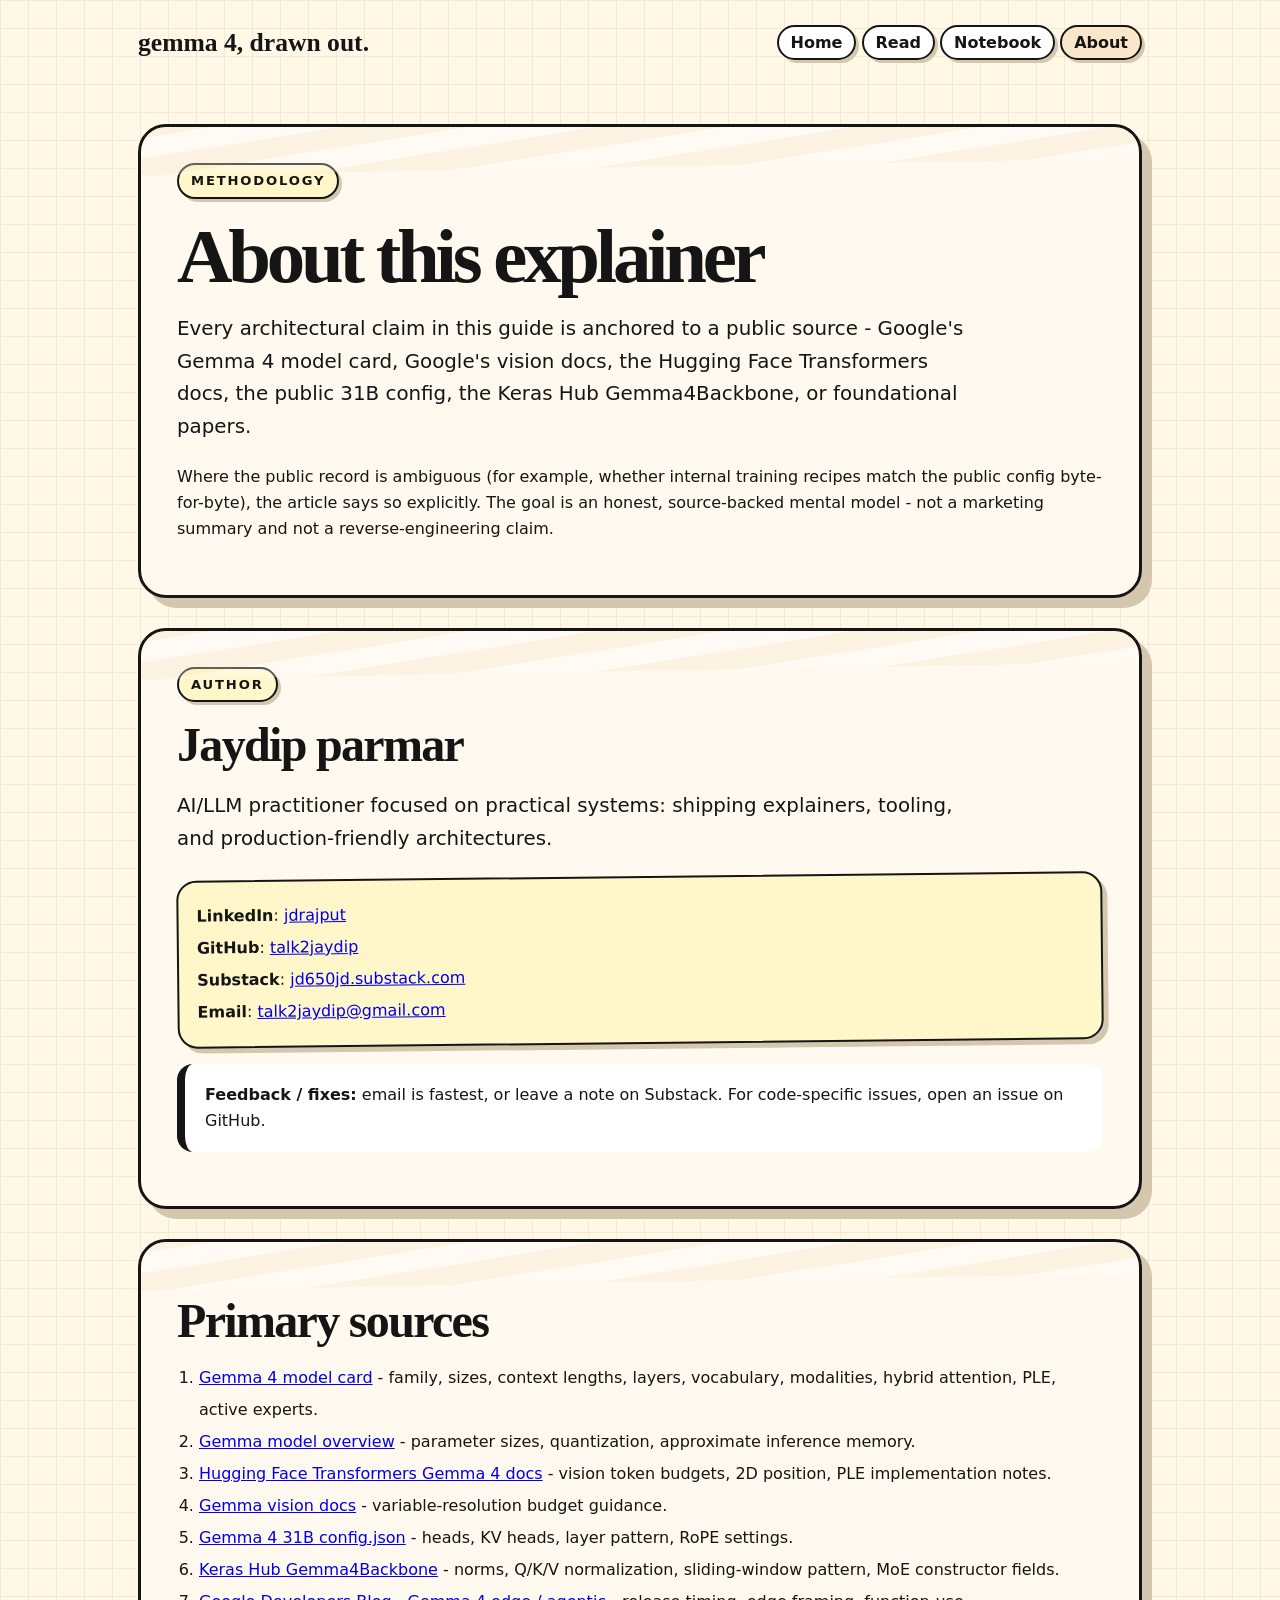
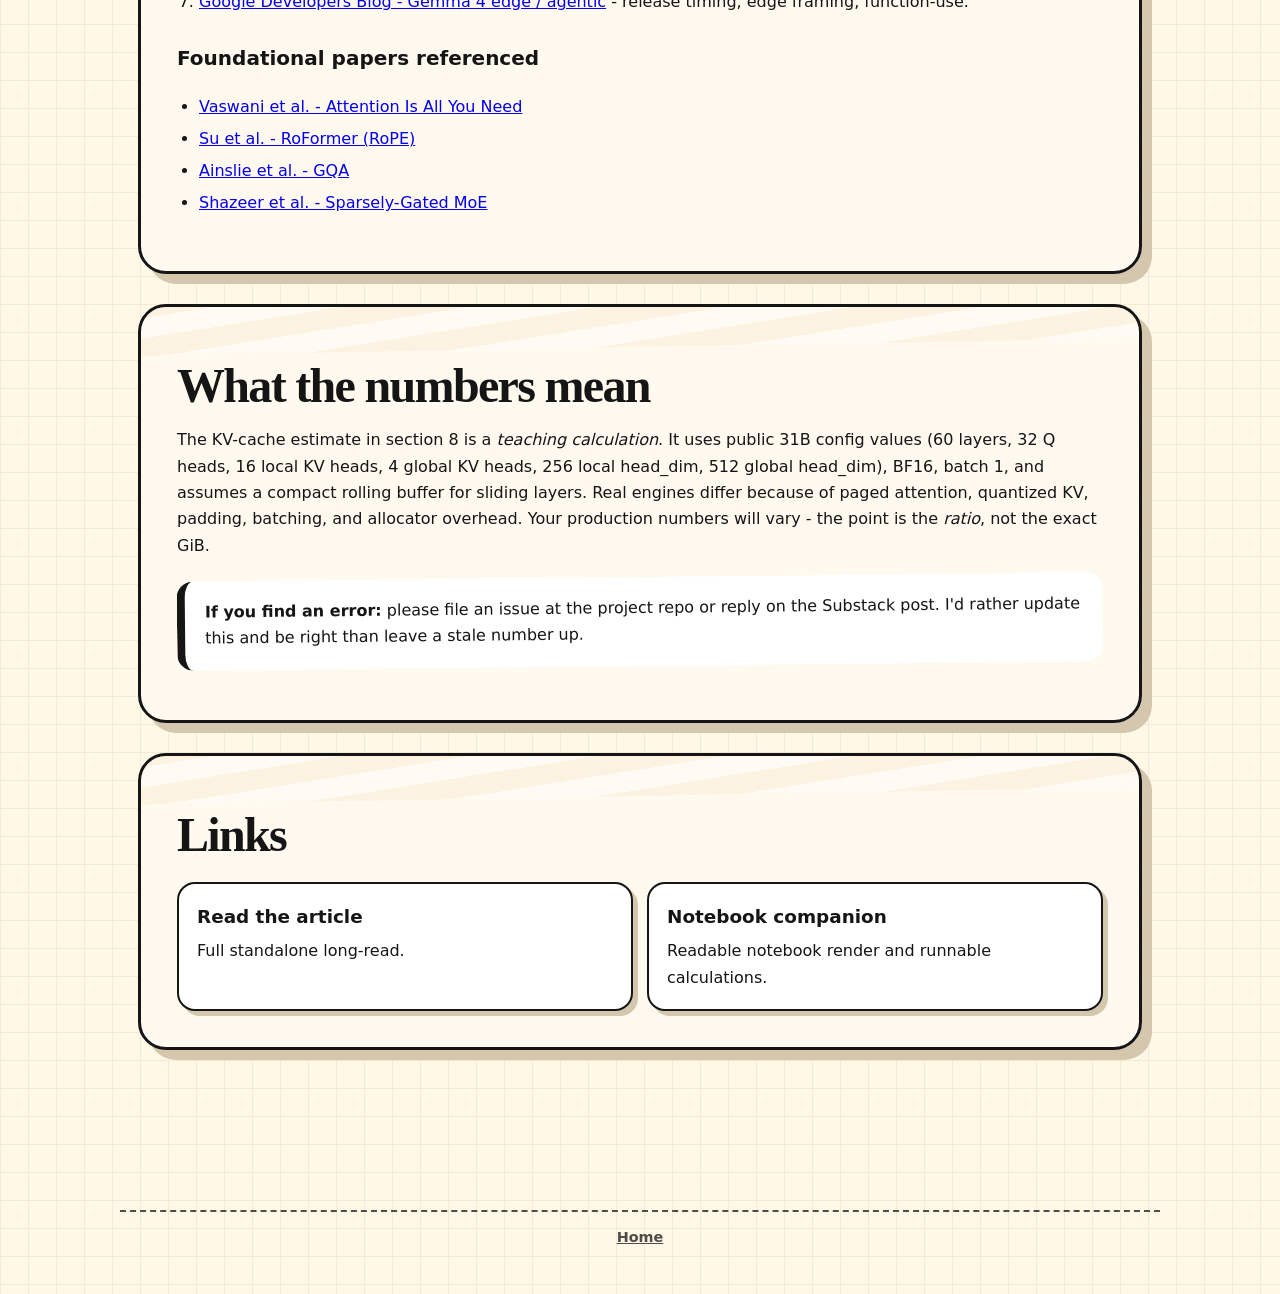
<file: site/about.html>
<!doctype html>
<html lang="en">
<head>
<meta charset="utf-8">
<meta name="viewport" content="width=device-width, initial-scale=1">
<title>About - Gemma 4, drawn out</title>
<meta name="description" content="How the Gemma 4 explainer was built: sources, methodology, and what is public vs inferred.">
<link rel="stylesheet" href="styles.css">
</head>
<body>
<header class="sitehead">
  <span class="brand"><a href="index.html" style="text-decoration:none;color:inherit;border:none;background:transparent;box-shadow:none;padding:0">gemma 4, drawn out.</a></span>
  <nav>
    <a href="index.html">Home</a>
    <a href="article.html">Read</a>
    <a href="notebook.html">Notebook</a>
    <a href="about.html" class="active">About</a>
  </nav>
</header>

<main>
  <section class="sheet">
    <span class="kicker">Methodology</span>
    <h1>About this explainer</h1>
    <p class="lede">Every architectural claim in this guide is anchored to a public source - Google's Gemma 4 model card, Google's vision docs, the Hugging Face Transformers docs, the public 31B config, the Keras Hub Gemma4Backbone, or foundational papers.</p>
    <p>Where the public record is ambiguous (for example, whether internal training recipes match the public config byte-for-byte), the article says so explicitly. The goal is an honest, source-backed mental model - not a marketing summary and not a reverse-engineering claim.</p>
  </section>

  <section class="sheet">
    <span class="kicker">Author</span>
    <h2>Jaydip parmar</h2>
    <p class="lede">AI/LLM practitioner focused on practical systems: shipping explainers, tooling, and production-friendly architectures.</p>
    <div class="note-card sticky">
      <div style="line-height:2">
        <div><strong>LinkedIn</strong>: <a href="https://www.linkedin.com/in/jdrajput/" rel="noopener">jdrajput</a></div>
        <div><strong>GitHub</strong>: <a href="https://github.com/talk2jaydip" rel="noopener">talk2jaydip</a></div>
        <div><strong>Substack</strong>: <a href="https://jd650jd.substack.com/" rel="noopener">jd650jd.substack.com</a></div>
        <div><strong>Email</strong>: <a href="mailto:talk2jaydip@gmail.com">talk2jaydip@gmail.com</a></div>
      </div>
    </div>
    <div class="callout"><strong>Feedback / fixes:</strong> email is fastest, or leave a note on Substack. For code-specific issues, open an issue on GitHub.</div>
  </section>

  <section class="sheet">
    <h2>Primary sources</h2>
    <ol style="padding-left:22px;line-height:2">
      <li><a href="https://ai.google.dev/gemma/docs/core/model_card_4">Gemma 4 model card</a> - family, sizes, context lengths, layers, vocabulary, modalities, hybrid attention, PLE, active experts.</li>
      <li><a href="https://ai.google.dev/gemma/docs/core">Gemma model overview</a> - parameter sizes, quantization, approximate inference memory.</li>
      <li><a href="https://github.com/huggingface/transformers/blob/main/docs/source/en/model_doc/gemma4.md">Hugging Face Transformers Gemma 4 docs</a> - vision token budgets, 2D position, PLE implementation notes.</li>
      <li><a href="https://ai.google.dev/gemma/docs/capabilities/vision">Gemma vision docs</a> - variable-resolution budget guidance.</li>
      <li><a href="https://huggingface.co/google/gemma-4-31B/blob/main/config.json">Gemma 4 31B config.json</a> - heads, KV heads, layer pattern, RoPE settings.</li>
      <li><a href="https://keras.io/keras_hub/api/models/gemma4/gemma4_backbone/">Keras Hub Gemma4Backbone</a> - norms, Q/K/V normalization, sliding-window pattern, MoE constructor fields.</li>
      <li><a href="https://developers.googleblog.com/en/bring-state-of-the-art-agentic-skills-to-the-edge-with-gemma-4/">Google Developers Blog - Gemma 4 edge / agentic</a> - release timing, edge framing, function-use.</li>
    </ol>
    <h3>Foundational papers referenced</h3>
    <ul style="padding-left:22px;line-height:2">
      <li><a href="https://arxiv.org/abs/1706.03762">Vaswani et al. - Attention Is All You Need</a></li>
      <li><a href="https://arxiv.org/abs/2104.09864">Su et al. - RoFormer (RoPE)</a></li>
      <li><a href="https://arxiv.org/abs/2305.13245">Ainslie et al. - GQA</a></li>
      <li><a href="https://arxiv.org/abs/1701.06538">Shazeer et al. - Sparsely-Gated MoE</a></li>
    </ul>
  </section>

  <section class="sheet">
    <h2>What the numbers mean</h2>
    <p>The KV-cache estimate in section 8 is a <em>teaching calculation</em>. It uses public 31B config values (60 layers, 32 Q heads, 16 local KV heads, 4 global KV heads, 256 local head_dim, 512 global head_dim), BF16, batch 1, and assumes a compact rolling buffer for sliding layers. Real engines differ because of paged attention, quantized KV, padding, batching, and allocator overhead. Your production numbers will vary - the point is the <em>ratio</em>, not the exact GiB.</p>
    <div class="callout sticky"><strong>If you find an error:</strong> please file an issue at the project repo or reply on the Substack post. I'd rather update this and be right than leave a stale number up.</div>
  </section>



  <section class="sheet">
    <h2>Links</h2>
    <div class="nav-grid">
      <a class="nav-card" href="article.html"><strong>Read the article</strong>Full standalone long-read.</a>
      <a class="nav-card" href="notebook.html"><strong>Notebook companion</strong>Readable notebook render and runnable calculations.</a>
    </div>
  </section>
</main>

<footer class="sitefoot">
  <a href="index.html" style="color:#151515;font-weight:800">Home</a>
</footer>
</body>
</html>
</file>
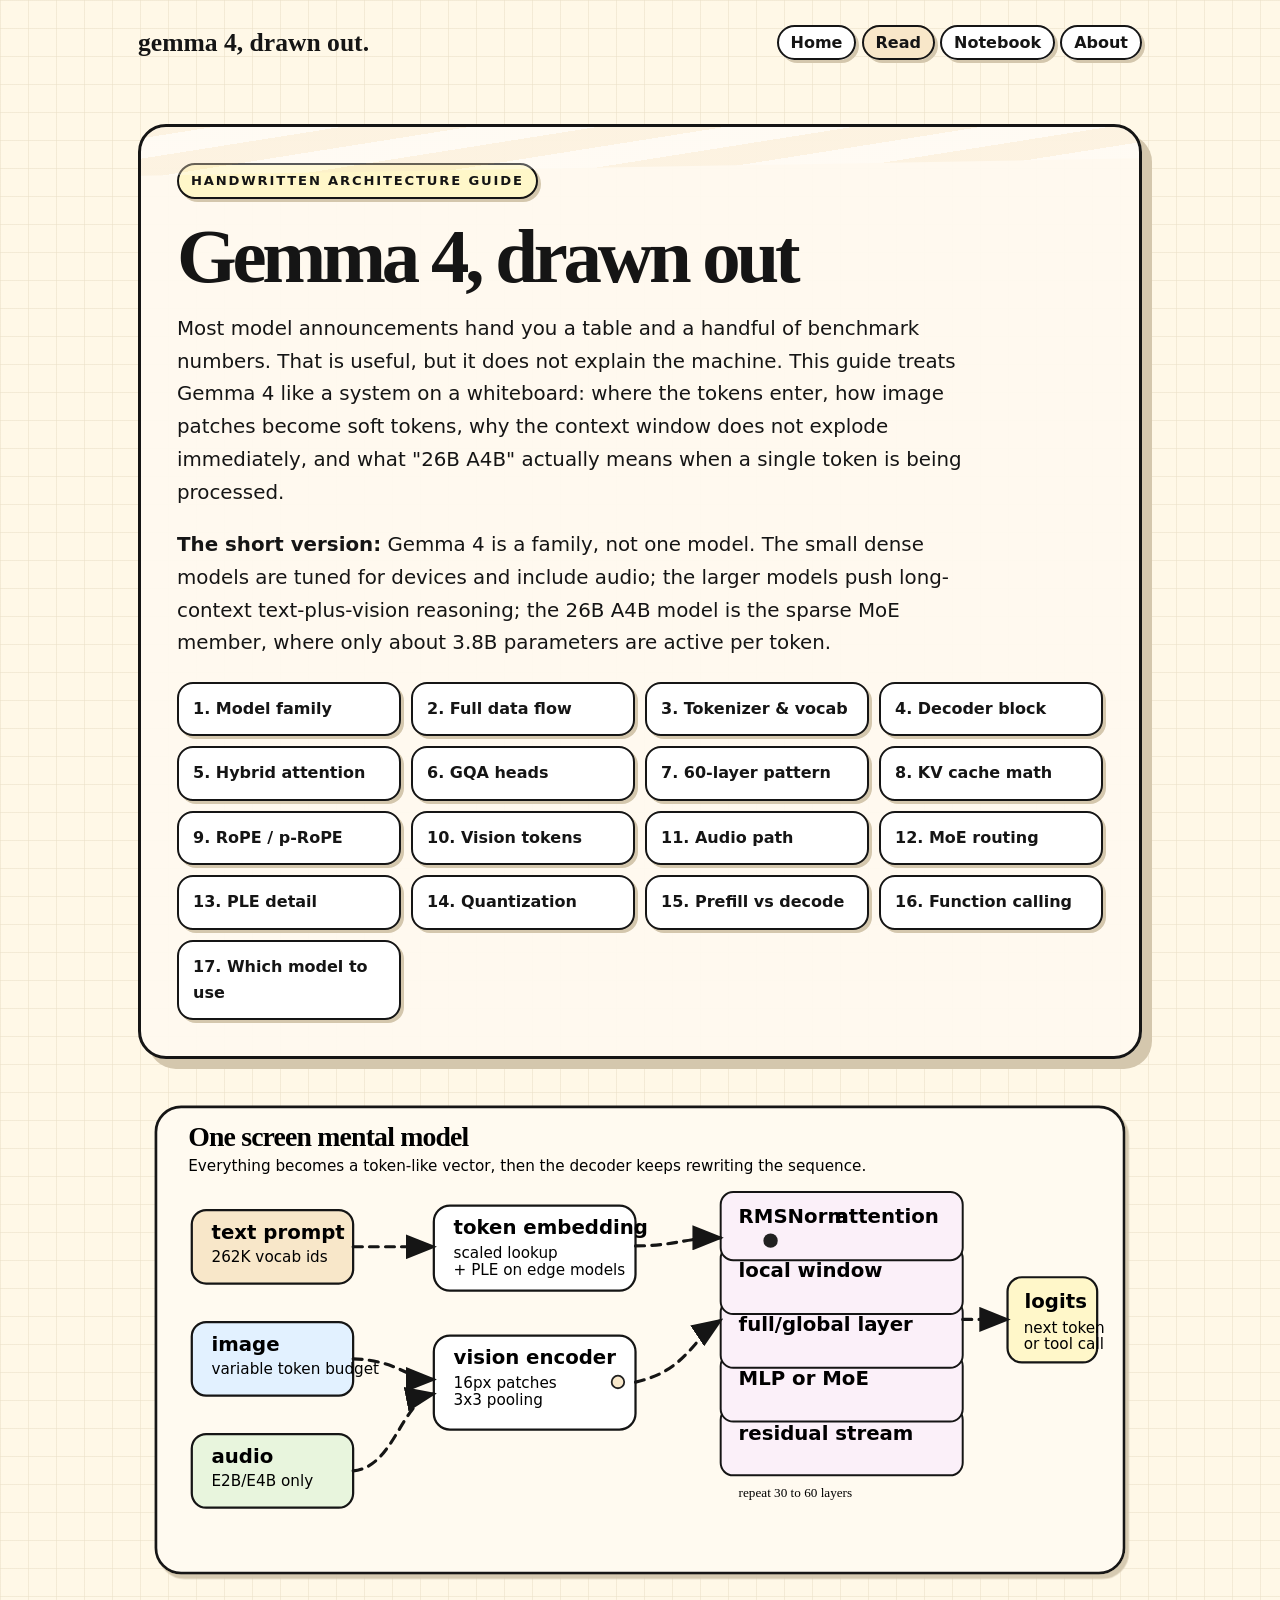
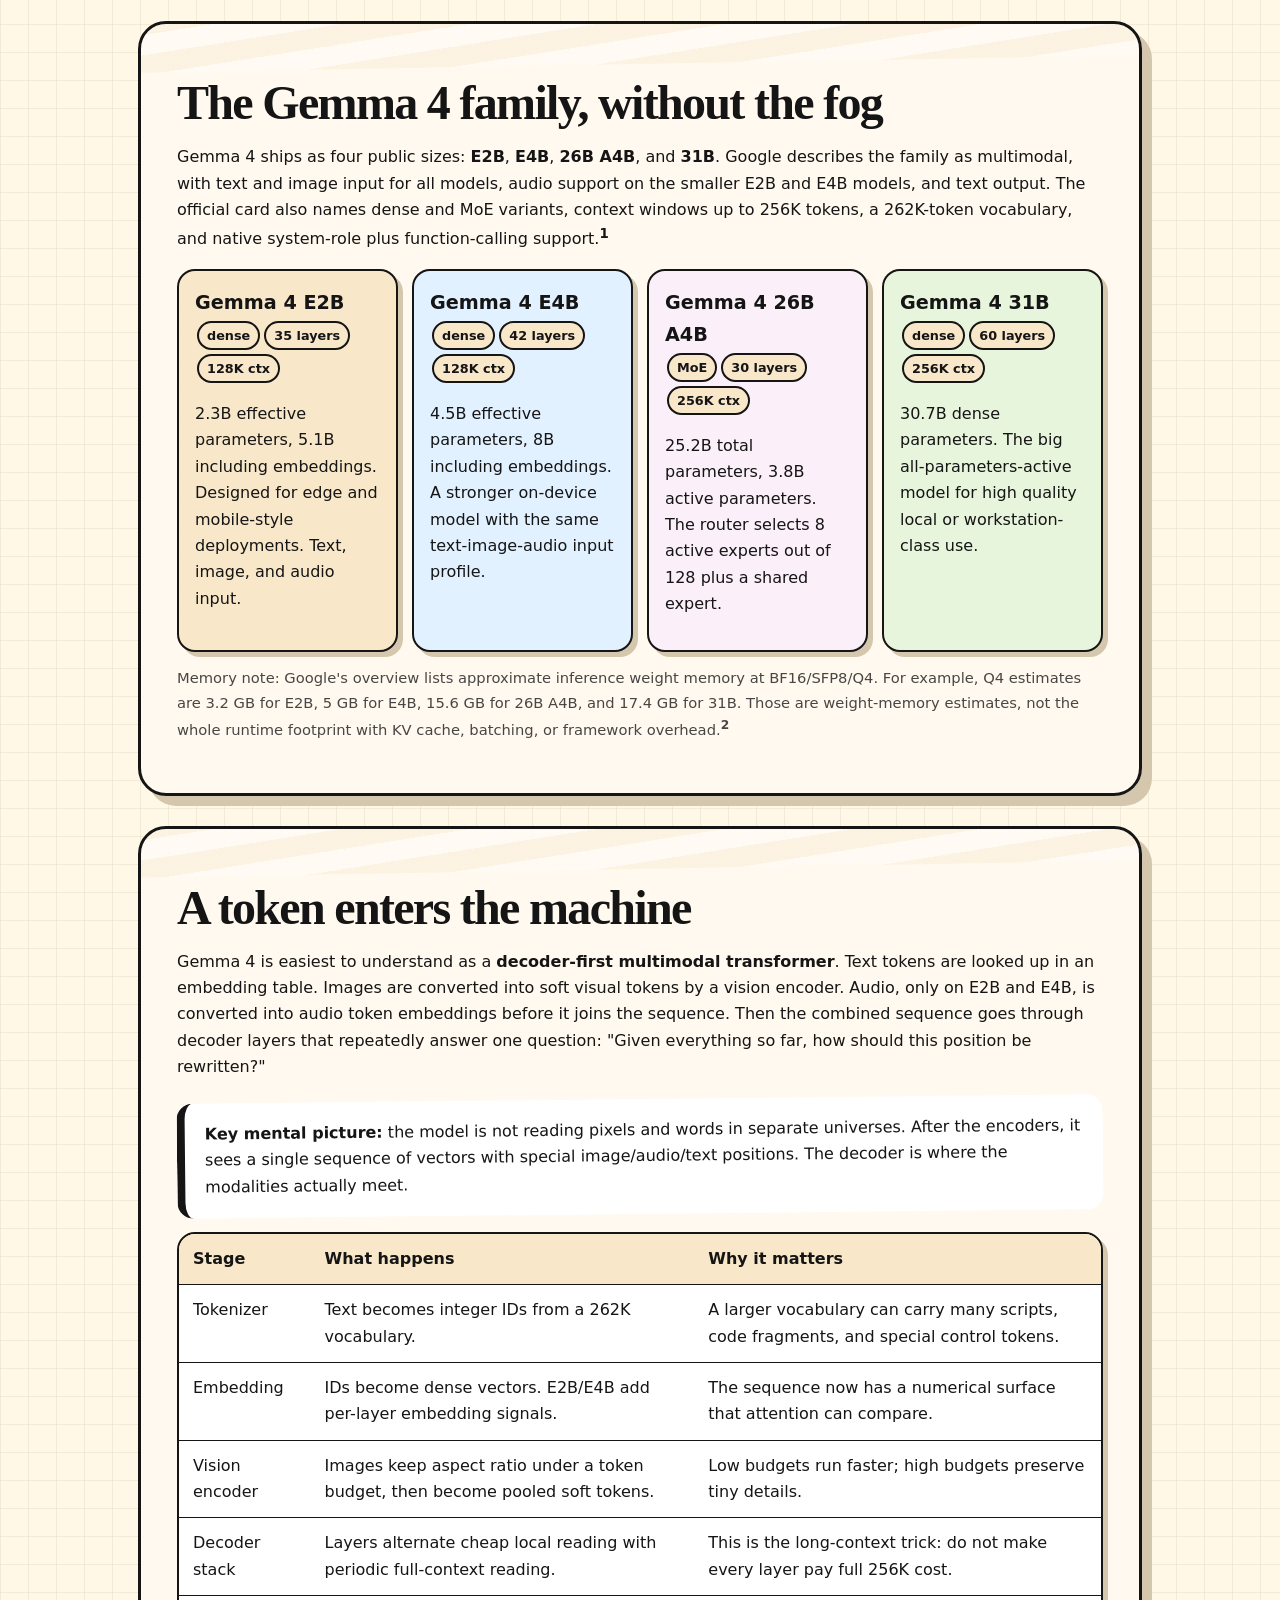
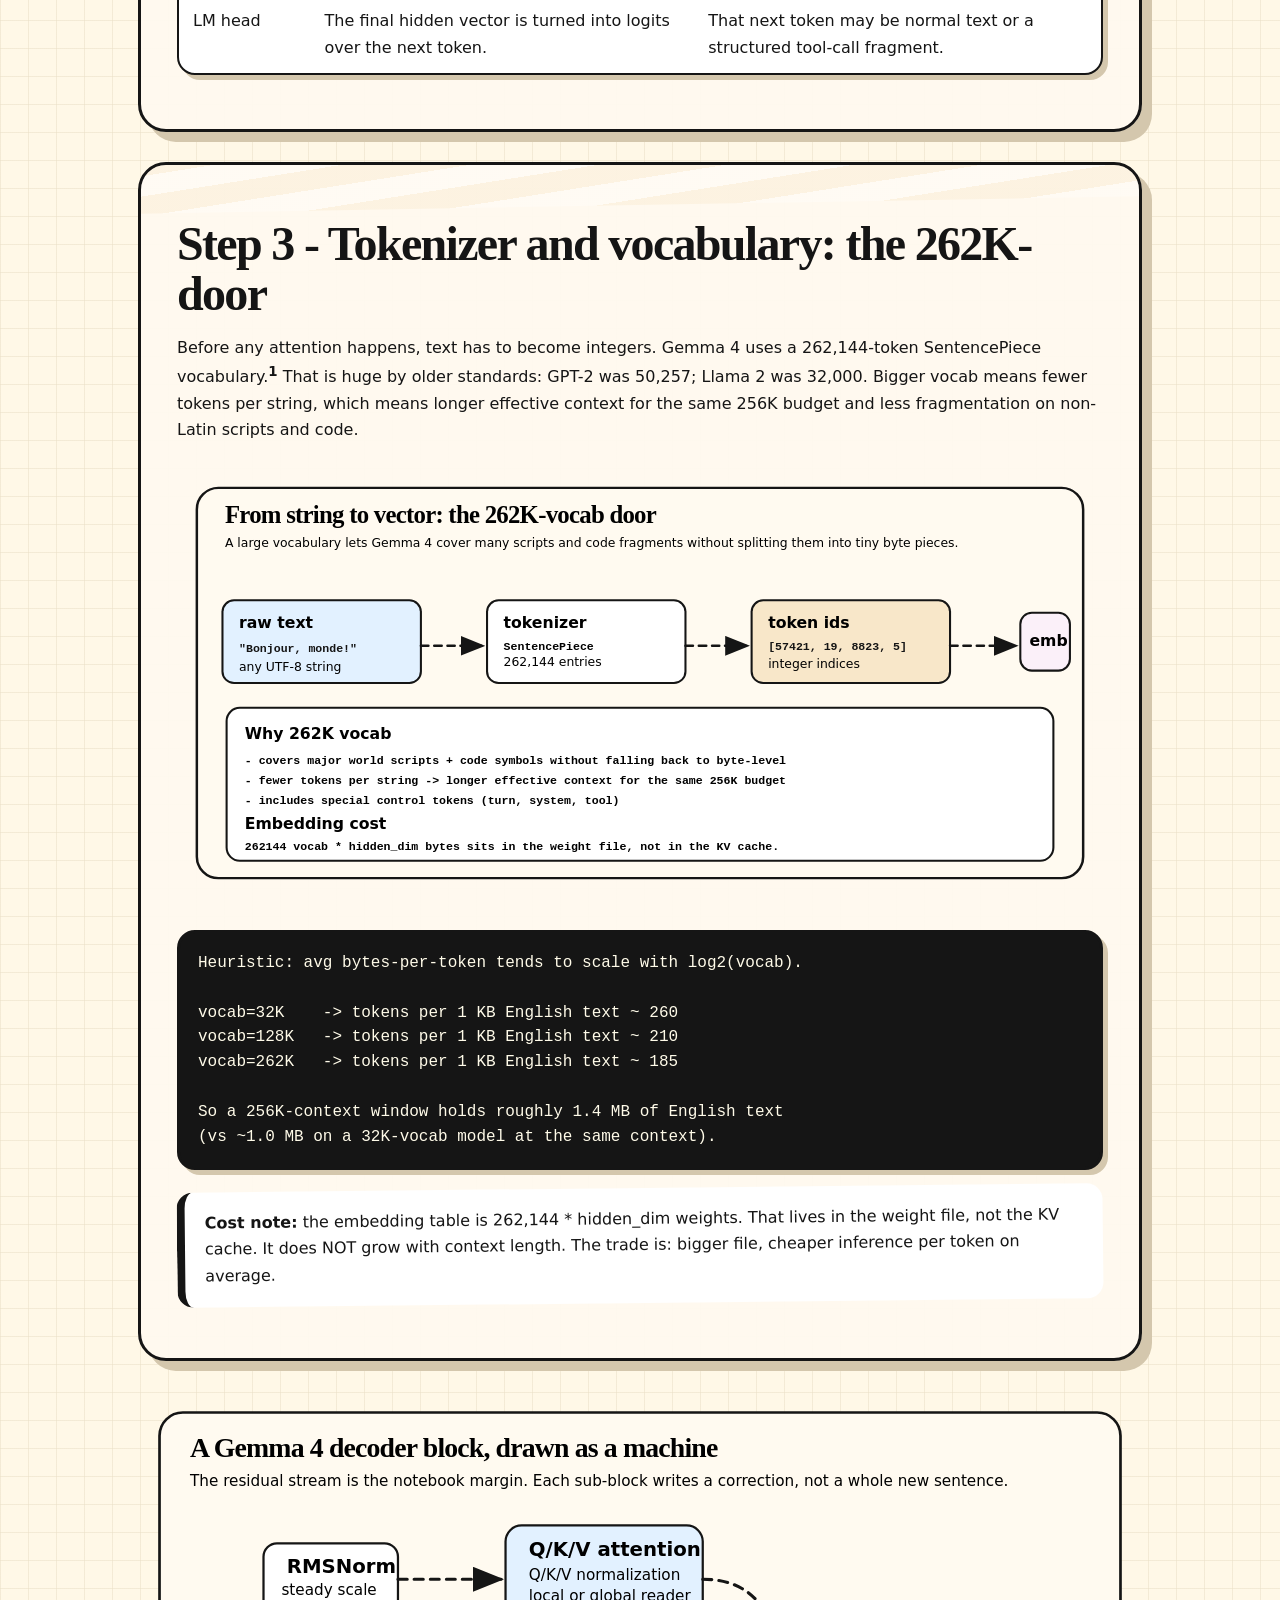
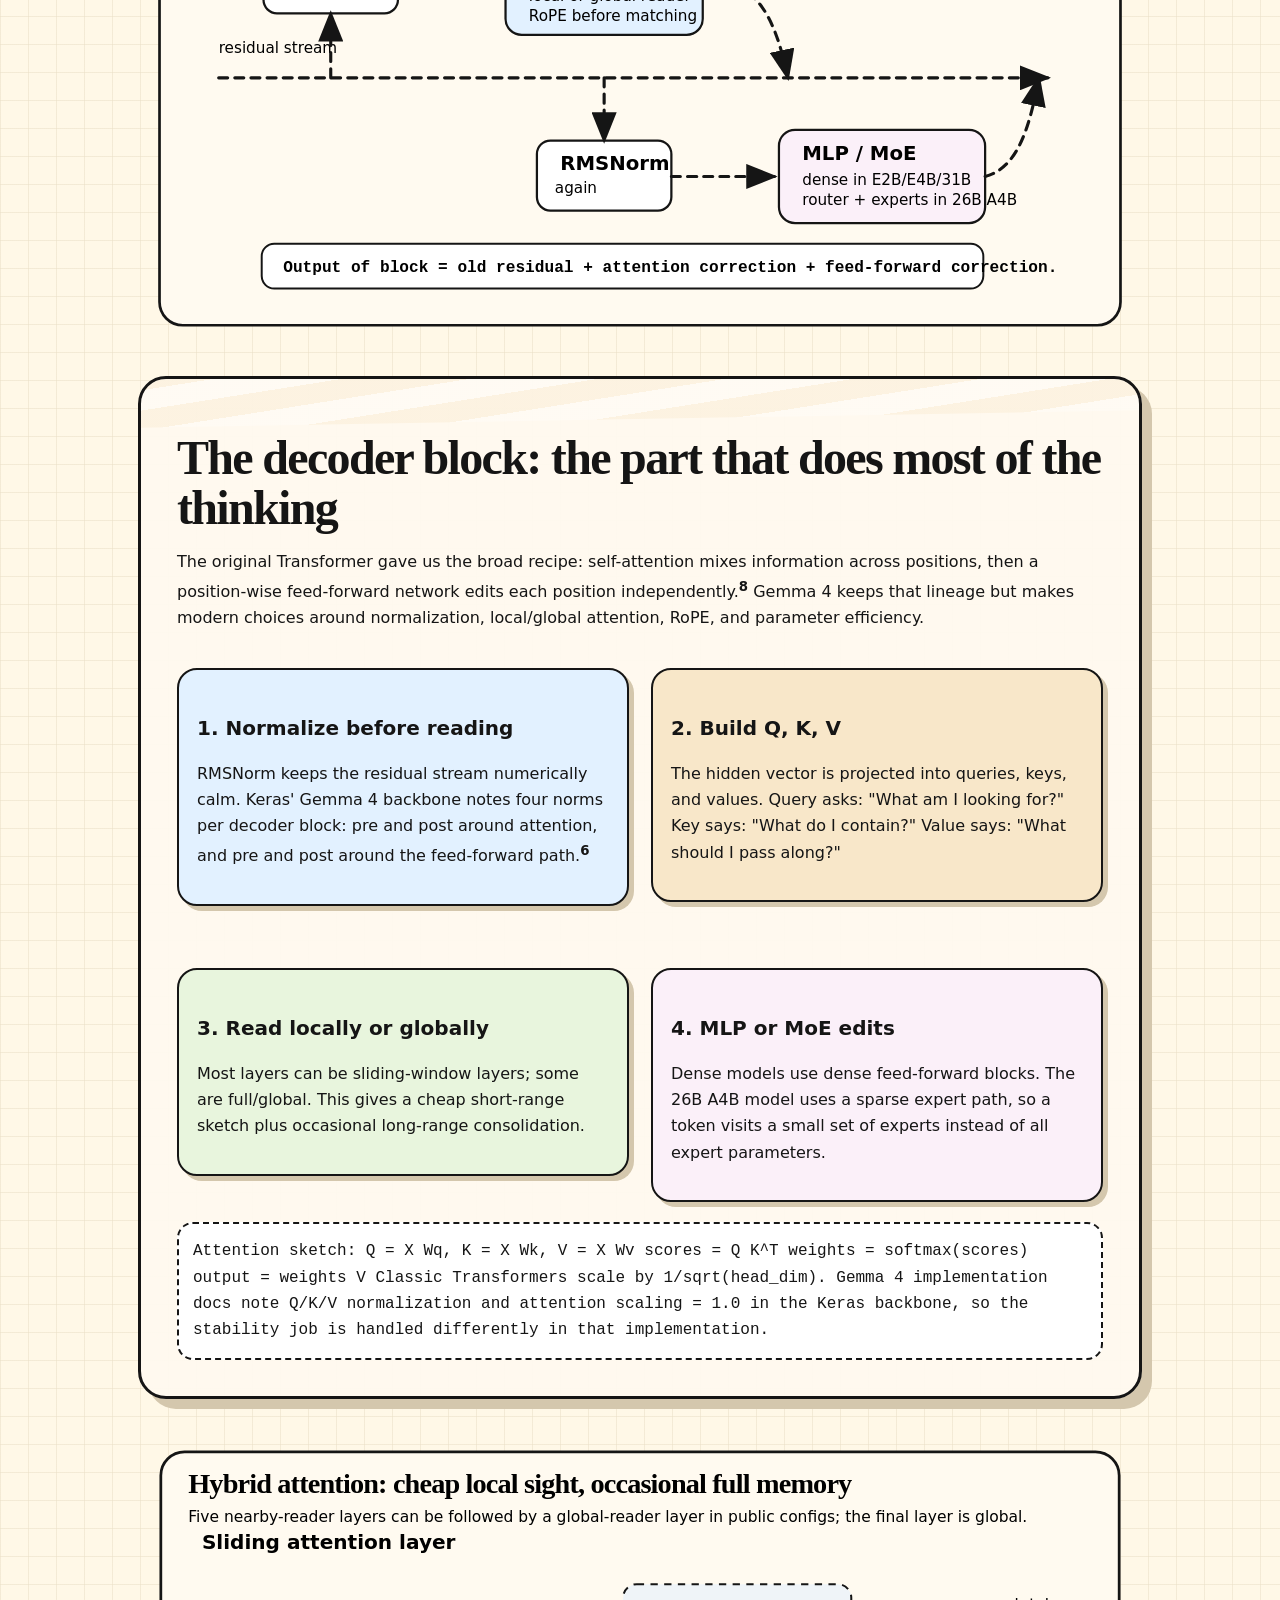
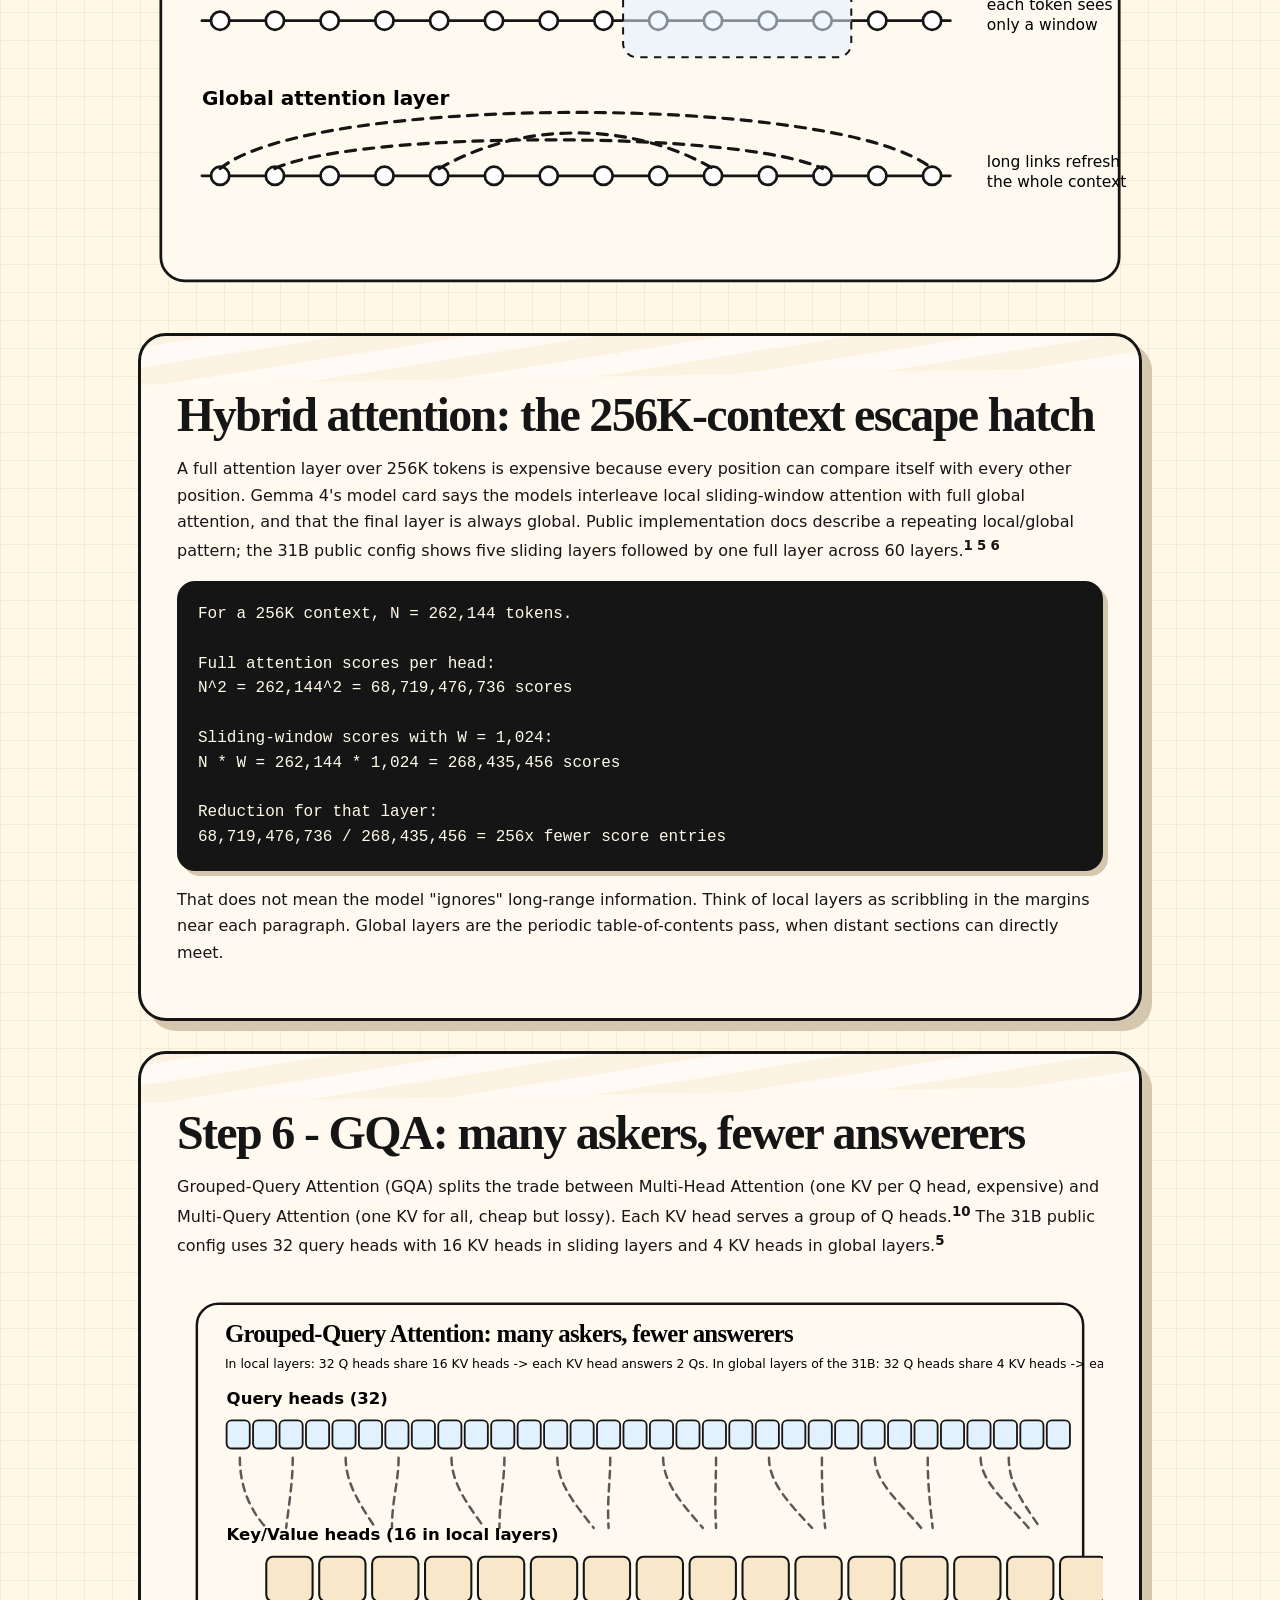
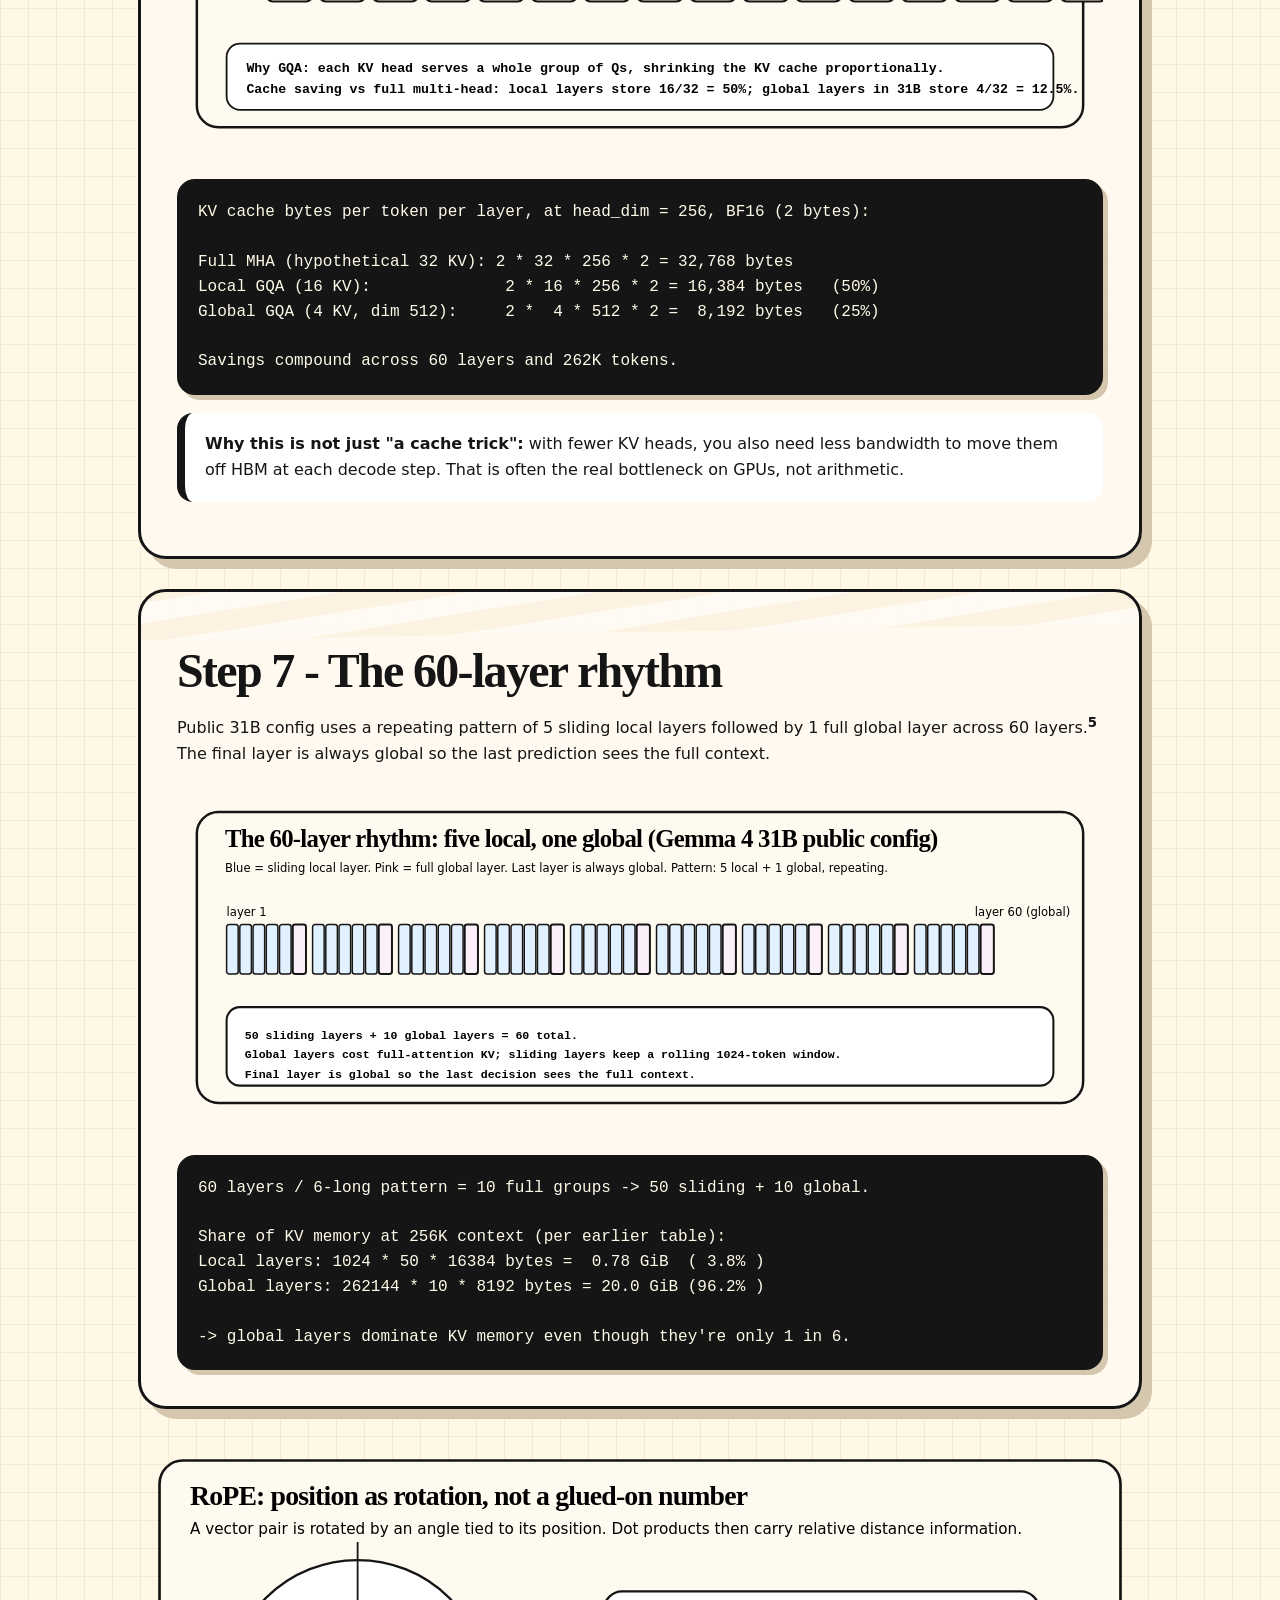
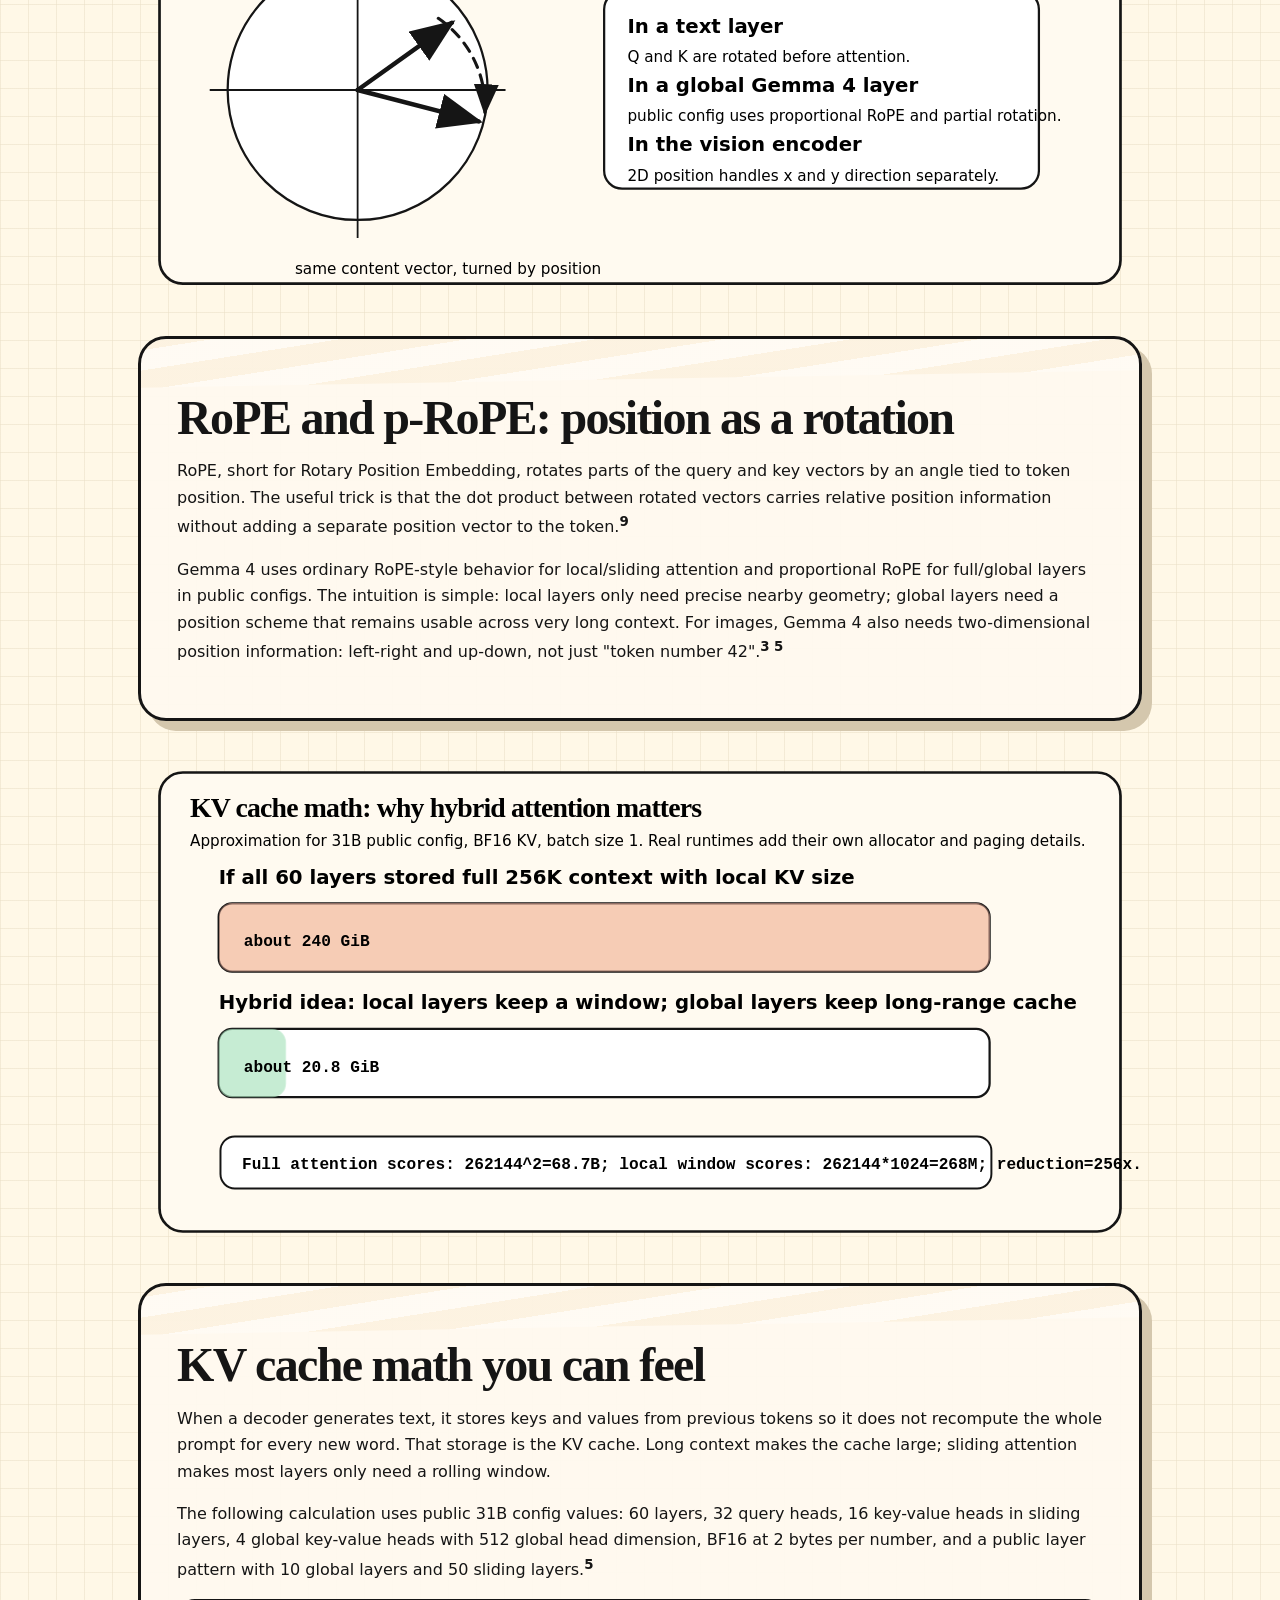
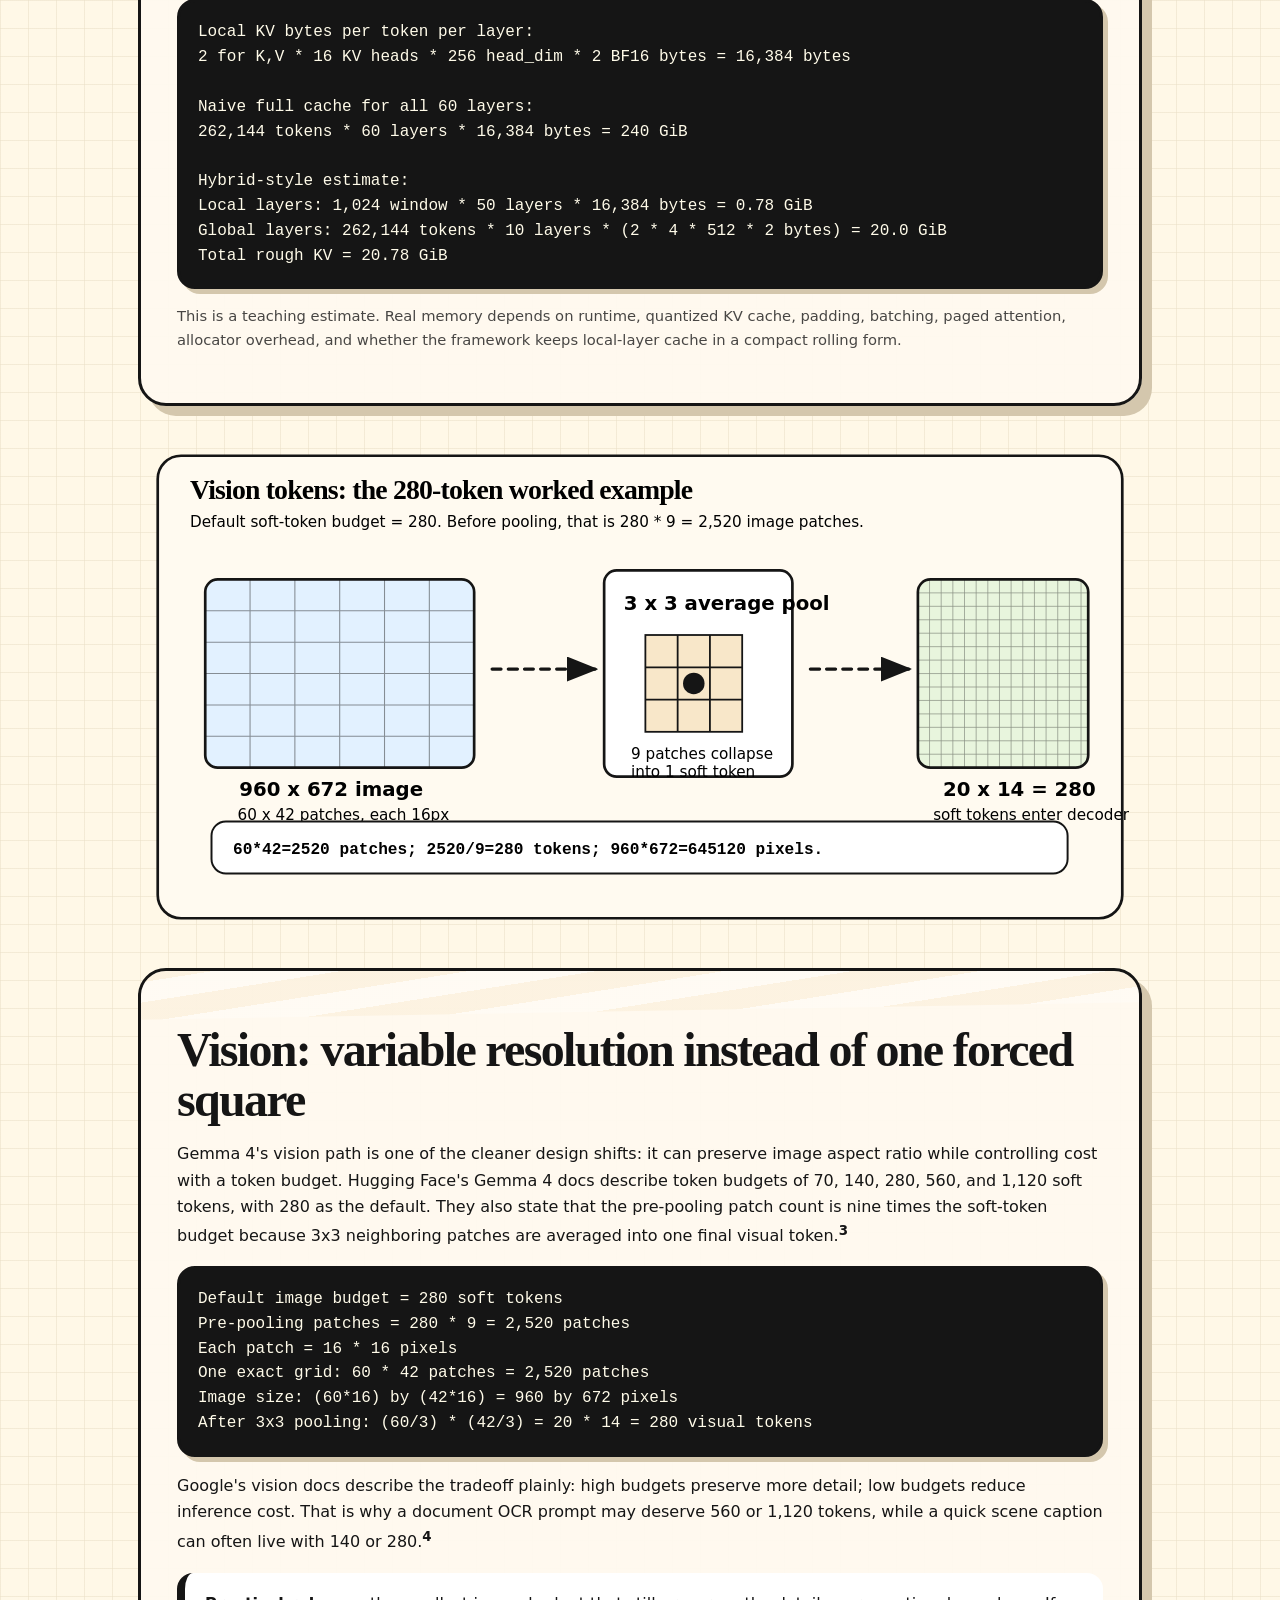
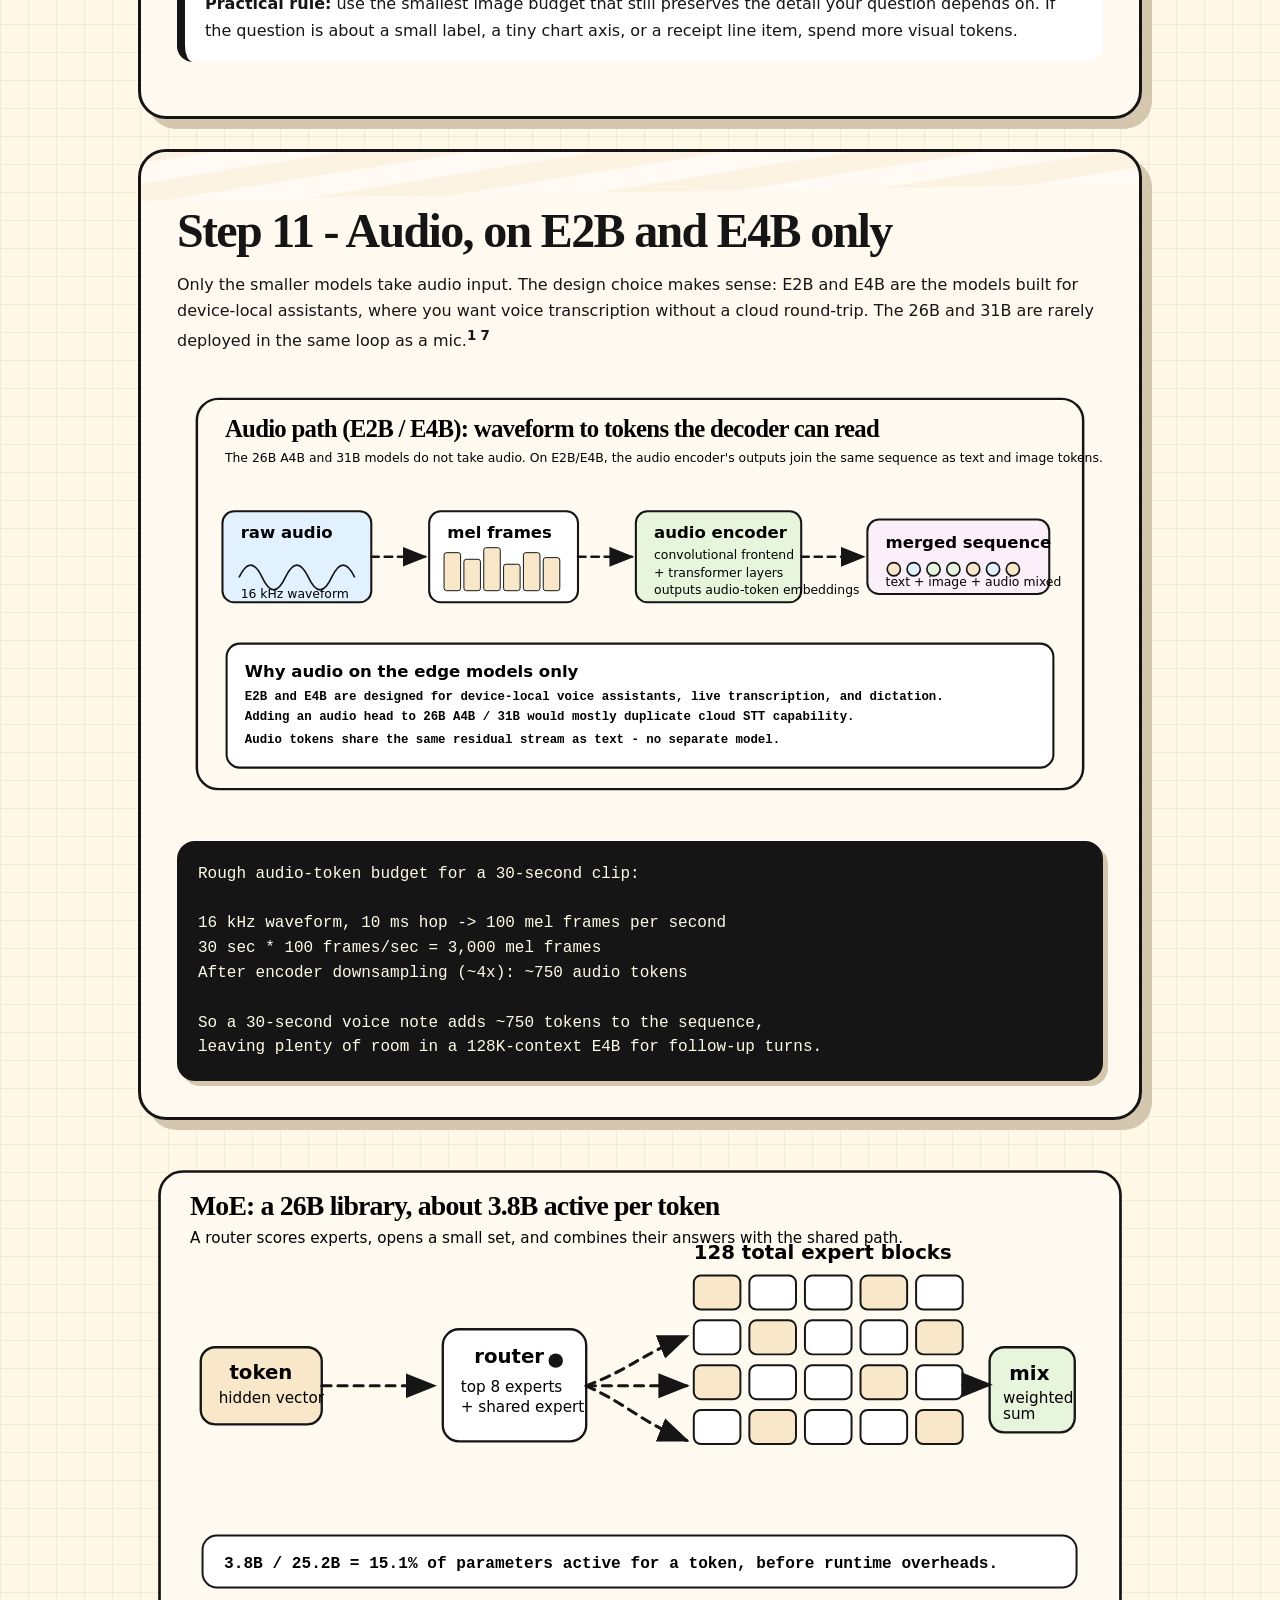
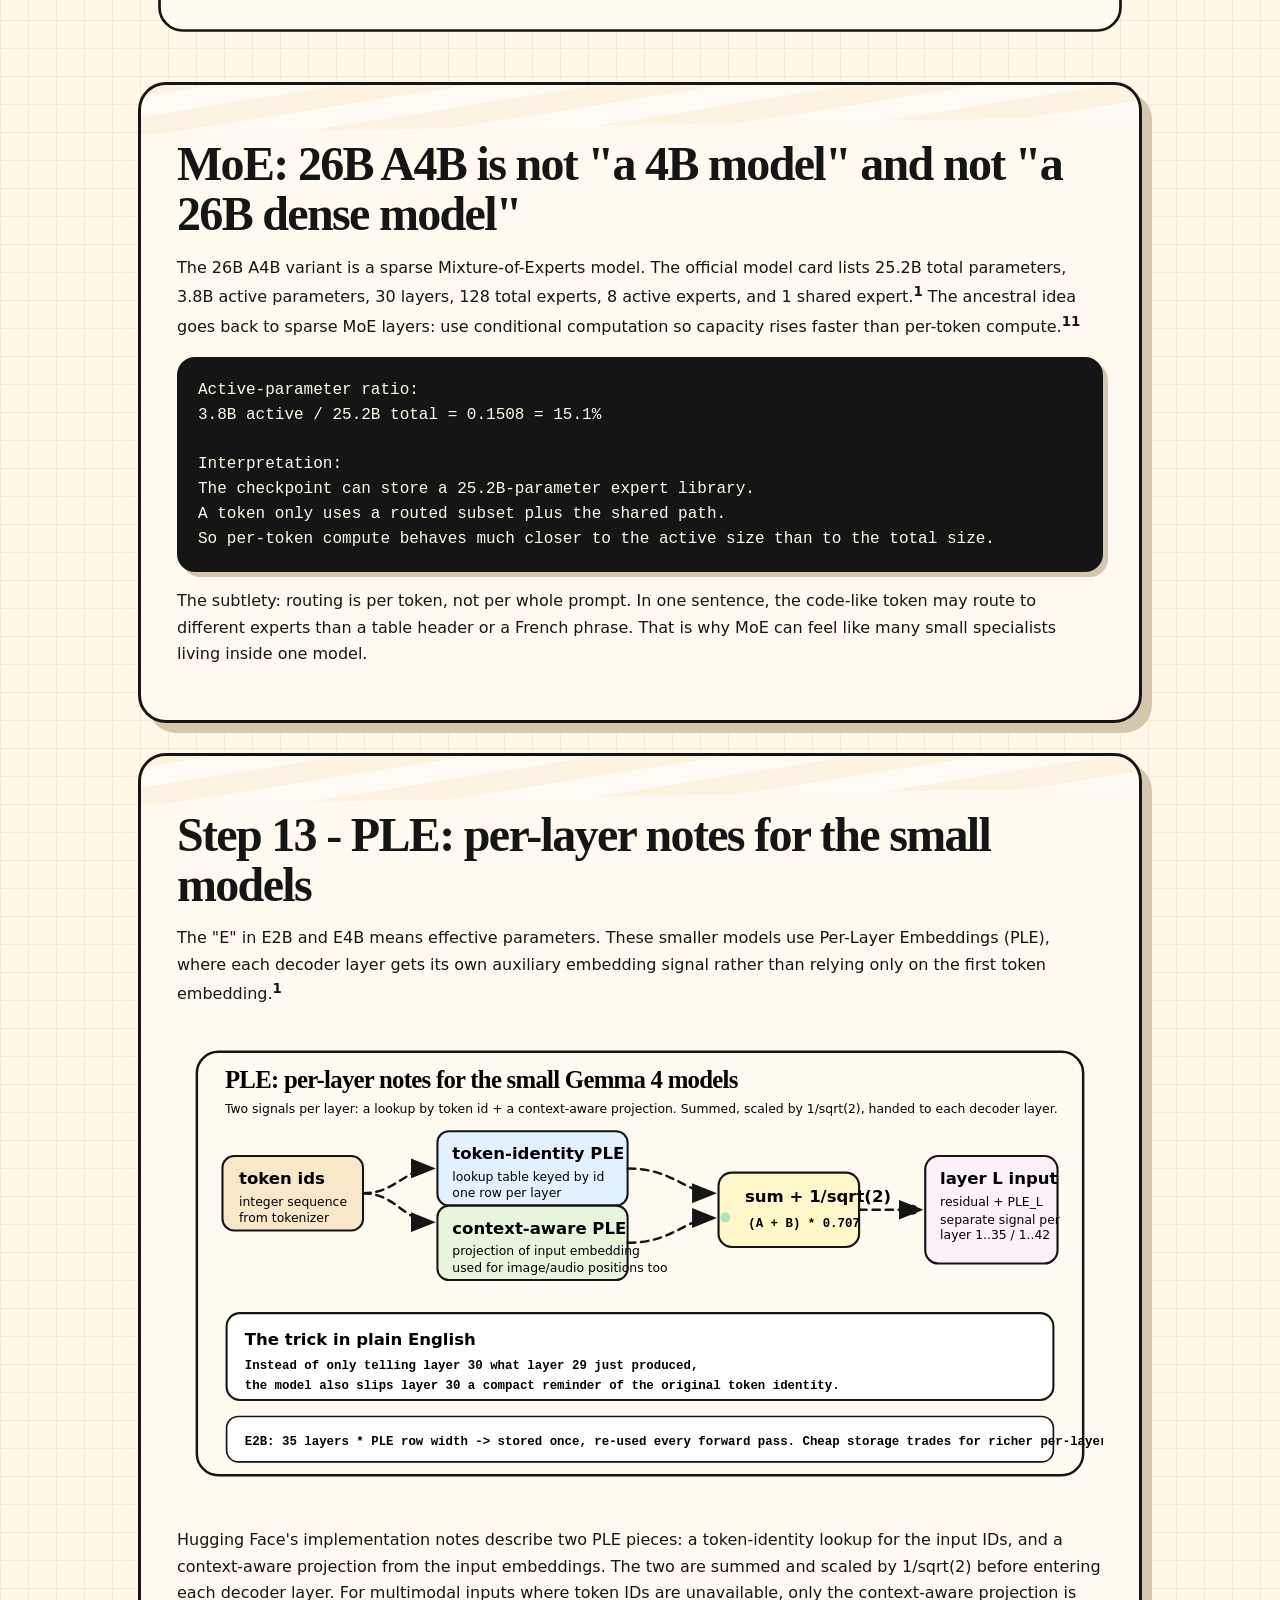
<file: site/article.html>
<!doctype html>
<html lang="en">
<head>
<meta charset="utf-8">
<meta name="viewport" content="width=device-width, initial-scale=1">
<title>Gemma 4 Architecture, Drawn Out - Handwritten Guide</title>
<meta name="description" content="A source-backed, visual, Substack-style guide to Gemma 4 architecture: hybrid attention, PLE, MoE, vision tokens, RoPE, KV cache math, and practical model choice.">

<style>
:root{--ink:#151515;--paper:#fffaf0;--grid:#eadfc8;--blue:#e2f1ff;--green:#e8f5dd;--pink:#fbf0f9;--tan:#f8e7c9;--yellow:#fff7c9;--shadow:#d4c7ad;}
*{box-sizing:border-box} html{scroll-behavior:smooth} body{margin:0;color:var(--ink);font-family:ui-rounded,"Avenir Next",Inter,system-ui,-apple-system,BlinkMacSystemFont,"Segoe UI",sans-serif;background:linear-gradient(90deg,rgba(234,223,200,.55) 1px,transparent 1px),linear-gradient(rgba(234,223,200,.55) 1px,transparent 1px),#fff8e7;background-size:28px 28px;line-height:1.65;}
article{max-width:1040px;margin:0 auto;padding:30px 18px 90px}.sheet{background:rgba(255,250,240,.93);border:3px solid var(--ink);border-radius:28px;box-shadow:10px 10px 0 var(--shadow);padding:36px;margin:30px 0;position:relative;overflow:hidden}.sheet:before{content:"";position:absolute;left:-30px;right:-30px;top:-30px;height:70px;background:repeating-linear-gradient(-8deg,rgba(255,255,255,.65) 0 20px,rgba(248,231,201,.8) 20px 40px);transform:rotate(-1deg);opacity:.45;pointer-events:none}.kicker{font-size:.82rem;font-weight:800;text-transform:uppercase;letter-spacing:.14em;background:var(--yellow);display:inline-block;border:2px solid var(--ink);border-radius:999px;padding:5px 12px;box-shadow:3px 3px 0 var(--shadow)}h1{font-family:"Comic Sans MS","Bradley Hand",ui-rounded,cursive;font-size:clamp(2.3rem,6vw,5.4rem);line-height:.94;margin:22px 0 18px;letter-spacing:-.055em}h2{font-family:"Comic Sans MS","Bradley Hand",ui-rounded,cursive;font-size:clamp(1.9rem,4vw,3rem);line-height:1.04;margin:18px 0 12px;letter-spacing:-.035em}h3{font-size:1.25rem;margin:24px 0 8px}.lede{font-size:1.24rem;max-width:800px}.note-card{border:2.5px solid var(--ink);border-radius:20px;background:#fff;box-shadow:5px 5px 0 var(--shadow);padding:18px;margin:20px 0}.sticky{background:var(--yellow);transform:rotate(-.6deg)}.small{font-size:.92rem}.muted{opacity:.78}.toc{display:grid;grid-template-columns:repeat(auto-fit,minmax(215px,1fr));gap:10px;margin-top:22px}.toc a{text-decoration:none;color:var(--ink);border:2px solid var(--ink);border-radius:16px;background:#fff;padding:12px 14px;box-shadow:3px 3px 0 var(--shadow);font-weight:800}.toc a:hover{transform:translate(-1px,-1px);box-shadow:5px 5px 0 var(--shadow)}.model-grid{display:grid;grid-template-columns:repeat(auto-fit,minmax(210px,1fr));gap:14px}.model-card{background:#fff;border:2.4px solid var(--ink);border-radius:18px;padding:16px;box-shadow:5px 5px 0 var(--shadow)}.model-card strong{font-size:1.2rem}.pill{display:inline-block;border:2px solid var(--ink);border-radius:999px;background:var(--tan);padding:2px 8px;margin:2px;font-size:.8rem;font-weight:800}.calc{font-family:ui-monospace,SFMono-Regular,Menlo,Consolas,monospace;background:#151515;color:#fffbe9;border-radius:18px;padding:18px;white-space:pre-wrap;overflow:auto;border:3px solid #151515;box-shadow:5px 5px 0 var(--shadow);line-height:1.55}.callout{border-left:8px solid var(--ink);background:#fff;padding:18px 20px;border-radius:16px;margin:18px 0}.two-col{display:grid;grid-template-columns:1fr 1fr;gap:22px;align-items:start}.three-col{display:grid;grid-template-columns:repeat(3,1fr);gap:15px}.mini{background:#fff;border:2px solid var(--ink);border-radius:16px;padding:14px}.formula{font-family:ui-monospace,SFMono-Regular,Menlo,Consolas,monospace;background:#fff;border:2px dashed var(--ink);border-radius:16px;padding:14px;overflow:auto}.diagram-wrap{margin:24px 0}.diagram-wrap svg{width:100%;height:auto;display:block}.scribble{font-family:"Comic Sans MS","Bradley Hand",ui-rounded,cursive}.title{font-size:31px;font-weight:900;letter-spacing:-.03em}.label{font:700 22px ui-rounded,"Avenir Next",system-ui,sans-serif}.tiny,.note{font:500 17px ui-rounded,"Avenir Next",system-ui,sans-serif}.mono{font:700 18px ui-monospace,SFMono-Regular,Menlo,Consolas,monospace}.flow{fill:none;stroke:var(--ink);stroke-width:3.5;stroke-linecap:round;stroke-dasharray:10 8;animation:dash 3s linear infinite}.tokens circle{fill:#fff;stroke:var(--ink);stroke-width:3}.arc{fill:none;stroke:var(--ink);stroke-width:3.5;stroke-linecap:round;stroke-dasharray:11 9;animation:dash 4.4s linear infinite}.a2{animation-delay:.7s}.a3{animation-delay:1.2s}.pulse-dot{animation:pulse 1.5s ease-in-out infinite;transform-origin:center}.expert{fill:#fff;stroke:var(--ink);stroke-width:2.2}.expert.active{fill:#f8e7c9;animation:pulse 1.8s ease-in-out infinite}.bar{transform-origin:left center}.grow-wide{animation:growWide 2s ease-out both}.grow-short{animation:growShort 2s ease-out both}.rotvec{animation:wiggle 2.8s ease-in-out infinite;transform-origin:0 0}.traveller{opacity:.95}.traveller.light{stroke:var(--ink);stroke-width:2}@keyframes dash{to{stroke-dashoffset:-120}}@keyframes pulse{0%,100%{opacity:.45;transform:scale(.92)}50%{opacity:1;transform:scale(1.07)}}@keyframes growWide{from{transform:scaleX(.04)}to{transform:scaleX(1)}}@keyframes growShort{from{transform:scaleX(.04)}to{transform:scaleX(1)}}@keyframes wiggle{0%,100%{transform:rotate(0deg)}50%{transform:rotate(-6deg)}}table{width:100%;border-collapse:separate;border-spacing:0;background:#fff;border:2.5px solid var(--ink);border-radius:18px;overflow:hidden;box-shadow:5px 5px 0 var(--shadow);margin:18px 0}th,td{padding:12px 14px;border-bottom:1.8px solid var(--ink);vertical-align:top}th{background:var(--tan);text-align:left}tr:last-child td{border-bottom:0}sup a{text-decoration:none;color:var(--ink);font-weight:900}.source-list li{margin:9px 0}.source-list a{color:var(--ink);font-weight:700}.caption{font-size:.9rem;opacity:.75;margin-top:6px}.end{font-size:.94rem}.soft{background:var(--green)}.blue{background:var(--blue)}.pink{background:var(--pink)}.tan{background:var(--tan)}@media (max-width:760px){.two-col,.three-col{grid-template-columns:1fr}.sheet{padding:24px 16px}h1{font-size:2.6rem}.title{font-size:24px}.label{font-size:18px}.tiny,.note,.mono{font-size:13px}.calc{font-size:.86rem}}
</style>

</head>
<body>
<style>
header.sitehead{max-width:1040px;margin:0 auto;padding:22px 18px 0;display:flex;align-items:center;justify-content:space-between;flex-wrap:wrap;gap:14px}
header.sitehead a{text-decoration:none;color:#151515;font-weight:800;border:2px solid #151515;border-radius:999px;padding:6px 12px;background:#fff;box-shadow:3px 3px 0 #d4c7ad}
header.sitehead a.active{background:#f8e7c9}
header.sitehead .brand{font-family:"Comic Sans MS","Bradley Hand",ui-rounded,cursive;font-size:1.6rem;color:#151515}
footer.sitefoot{max-width:1040px;margin:40px auto 30px;padding:14px 18px;border-top:2px dashed #151515;text-align:center;font-size:.9rem;opacity:.75;color:#151515}
</style>
<header class="sitehead">
  <span class="brand"><a href="index.html" style="text-decoration:none;color:inherit;border:none;background:transparent;box-shadow:none;padding:0">gemma 4, drawn out.</a></span>
  <nav>
    <a href="index.html">Home</a>
    <a href="article.html" class="active">Read</a>
    <a href="notebook.html">Notebook</a>
    <a href="about.html">About</a>
  </nav>
</header>
<article>
  <section class="sheet">
    <span class="kicker">Handwritten architecture guide</span>
    <h1>Gemma 4, drawn out</h1>
    <p class="lede">Most model announcements hand you a table and a handful of benchmark numbers. That is useful, but it does not explain the machine. This guide treats Gemma 4 like a system on a whiteboard: where the tokens enter, how image patches become soft tokens, why the context window does not explode immediately, and what "26B A4B" actually means when a single token is being processed.</p>
    <p class="lede"><strong>The short version:</strong> Gemma 4 is a family, not one model. The small dense models are tuned for devices and include audio; the larger models push long-context text-plus-vision reasoning; the 26B A4B model is the sparse MoE member, where only about 3.8B parameters are active per token.</p>
    <div class="toc">
      <a href="#family">1. Model family</a>
      <a href="#flow">2. Full data flow</a>
      <a href="#token">3. Tokenizer &amp; vocab</a>
      <a href="#block">4. Decoder block</a>
      <a href="#attention">5. Hybrid attention</a>
      <a href="#gqa">6. GQA heads</a>
      <a href="#pattern">7. 60-layer pattern</a>
      <a href="#kv">8. KV cache math</a>
      <a href="#rope">9. RoPE / p-RoPE</a>
      <a href="#vision">10. Vision tokens</a>
      <a href="#audio">11. Audio path</a>
      <a href="#moe">12. MoE routing</a>
      <a href="#ple">13. PLE detail</a>
      <a href="#quant">14. Quantization</a>
      <a href="#infer">15. Prefill vs decode</a>
      <a href="#tools">16. Function calling</a>
      <a href="#use">17. Which model to use</a>
    </div>
  </section>

  <section class="diagram-wrap"><svg xmlns="http://www.w3.org/2000/svg" viewBox="0 0 1120 560" role="img" aria-label="Gemma 4 architecture overview: text, vision and audio tokens enter encoders, merge into a decoder stack, and produce text or tool calls.">
  <defs>
    <filter id="paperShadow" x="-10%" y="-10%" width="120%" height="140%">
      <feDropShadow dx="4" dy="5" stdDeviation="0" flood-color="#d4c7ad" flood-opacity="0.95"/>
    </filter>
    <marker id="arrow" markerWidth="10" markerHeight="8" refX="9" refY="4" orient="auto">
      <path d="M0,0 L10,4 L0,8 Z" fill="#151515"/>
    </marker>
  </defs>
  <rect x="20" y="20" width="1080" height="520" rx="28" fill="#fffaf0" stroke="#151515" stroke-width="3" filter="url(#paperShadow)"/>
  <text x="56" y="64" class="scribble title">One screen mental model</text>
  <text x="56" y="92" class="note">Everything becomes a token-like vector, then the decoder keeps rewriting the sequence.</text>

  <g class="card" transform="translate(60 135)">
    <rect width="180" height="82" rx="16" fill="#f8e7c9" stroke="#151515" stroke-width="2.5"/>
    <text x="22" y="32" class="label">text prompt</text>
    <text x="22" y="58" class="tiny">262K vocab ids</text>
  </g>
  <g class="card" transform="translate(60 260)">
    <rect width="180" height="82" rx="16" fill="#e2f1ff" stroke="#151515" stroke-width="2.5"/>
    <text x="22" y="32" class="label">image</text>
    <text x="22" y="58" class="tiny">variable token budget</text>
  </g>
  <g class="card" transform="translate(60 385)">
    <rect width="180" height="82" rx="16" fill="#e8f5dd" stroke="#151515" stroke-width="2.5"/>
    <text x="22" y="32" class="label">audio</text>
    <text x="22" y="58" class="tiny">E2B/E4B only</text>
  </g>

  <g class="card" transform="translate(330 130)">
    <rect width="225" height="95" rx="18" fill="#fff" stroke="#151515" stroke-width="2.5"/>
    <text x="22" y="32" class="label">token embedding</text>
    <text x="22" y="58" class="tiny">scaled lookup</text>
    <text x="22" y="77" class="tiny">+ PLE on edge models</text>
  </g>
  <g class="card" transform="translate(330 275)">
    <rect width="225" height="105" rx="18" fill="#fff" stroke="#151515" stroke-width="2.5"/>
    <text x="22" y="32" class="label">vision encoder</text>
    <text x="22" y="58" class="tiny">16px patches</text>
    <text x="22" y="78" class="tiny">3x3 pooling</text>
  </g>

  <g class="stack" transform="translate(650 105)">
    <rect x="0" y="250" width="270" height="76" rx="14" fill="#fbf0f9" stroke="#151515" stroke-width="2.2"/>
    <rect x="0" y="190" width="270" height="76" rx="14" fill="#fbf0f9" stroke="#151515" stroke-width="2.2"/>
    <rect x="0" y="130" width="270" height="76" rx="14" fill="#fbf0f9" stroke="#151515" stroke-width="2.2"/>
    <rect x="0" y="70" width="270" height="76" rx="14" fill="#fbf0f9" stroke="#151515" stroke-width="2.2"/>
    <rect x="0" y="10" width="270" height="76" rx="14" fill="#fbf0f9" stroke="#151515" stroke-width="2.2"/>
    <text x="20" y="45" class="label">RMSNorm</text>
    <text x="128" y="45" class="label">attention</text>
    <text x="20" y="105" class="label">local window</text>
    <text x="20" y="165" class="label">full/global layer</text>
    <text x="20" y="225" class="label">MLP or MoE</text>
    <text x="20" y="287" class="label">residual stream</text>
    <text x="20" y="350" class="scribble small">repeat 30 to 60 layers</text>
  </g>

  <g class="card" transform="translate(970 210)">
    <rect width="100" height="95" rx="16" fill="#fff7c9" stroke="#151515" stroke-width="2.5"/>
    <text x="19" y="34" class="label">logits</text>
    <text x="18" y="62" class="tiny">next token</text>
    <text x="18" y="80" class="tiny">or tool call</text>
  </g>

  <path class="flow" d="M240 176 C285 176 295 176 330 176" marker-end="url(#arrow)"/>
  <path class="flow" d="M240 301 C292 303 300 324 330 324" marker-end="url(#arrow)"/>
  <path class="flow" d="M240 426 C286 422 294 347 330 340" marker-end="url(#arrow)"/>
  <path class="flow" d="M555 175 C602 175 607 166 650 166" marker-end="url(#arrow)"/>
  <path class="flow" d="M555 327 C612 314 617 280 650 258" marker-end="url(#arrow)"/>
  <path class="flow" d="M920 257 C945 257 952 257 970 257" marker-end="url(#arrow)"/>

  <circle class="traveller" r="8" fill="#151515">
    <animateMotion dur="7s" repeatCount="indefinite" path="M240 176 C285 176 295 176 330 176 C410 176 510 176 555 175 C602 175 607 166 650 166 C785 166 855 218 920 257 C945 257 952 257 970 257"/>
  </circle>
  <circle class="traveller light" r="7" fill="#f8e7c9">
    <animateMotion dur="8.5s" begin="1s" repeatCount="indefinite" path="M240 301 C292 303 300 324 330 324 C420 324 520 327 555 327 C612 314 617 280 650 258 C800 250 870 252 970 257"/>
  </circle>
</svg></section>

  <section class="sheet" id="family">
    <h2>The Gemma 4 family, without the fog</h2>
    <p>Gemma 4 ships as four public sizes: <strong>E2B</strong>, <strong>E4B</strong>, <strong>26B A4B</strong>, and <strong>31B</strong>. Google describes the family as multimodal, with text and image input for all models, audio support on the smaller E2B and E4B models, and text output. The official card also names dense and MoE variants, context windows up to 256K tokens, a 262K-token vocabulary, and native system-role plus function-calling support.<sup><a href="#s1">1</a></sup></p>
    <div class="model-grid">
      <div class="model-card tan"><strong>Gemma 4 E2B</strong><br><span class="pill">dense</span><span class="pill">35 layers</span><span class="pill">128K ctx</span><p>2.3B effective parameters, 5.1B including embeddings. Designed for edge and mobile-style deployments. Text, image, and audio input.</p></div>
      <div class="model-card blue"><strong>Gemma 4 E4B</strong><br><span class="pill">dense</span><span class="pill">42 layers</span><span class="pill">128K ctx</span><p>4.5B effective parameters, 8B including embeddings. A stronger on-device model with the same text-image-audio input profile.</p></div>
      <div class="model-card pink"><strong>Gemma 4 26B A4B</strong><br><span class="pill">MoE</span><span class="pill">30 layers</span><span class="pill">256K ctx</span><p>25.2B total parameters, 3.8B active parameters. The router selects 8 active experts out of 128 plus a shared expert.</p></div>
      <div class="model-card soft"><strong>Gemma 4 31B</strong><br><span class="pill">dense</span><span class="pill">60 layers</span><span class="pill">256K ctx</span><p>30.7B dense parameters. The big all-parameters-active model for high quality local or workstation-class use.</p></div>
    </div>
    <p class="small muted">Memory note: Google's overview lists approximate inference weight memory at BF16/SFP8/Q4. For example, Q4 estimates are 3.2 GB for E2B, 5 GB for E4B, 15.6 GB for 26B A4B, and 17.4 GB for 31B. Those are weight-memory estimates, not the whole runtime footprint with KV cache, batching, or framework overhead.<sup><a href="#s2">2</a></sup></p>
  </section>

  <section class="sheet" id="flow">
    <h2>A token enters the machine</h2>
    <p>Gemma 4 is easiest to understand as a <strong>decoder-first multimodal transformer</strong>. Text tokens are looked up in an embedding table. Images are converted into soft visual tokens by a vision encoder. Audio, only on E2B and E4B, is converted into audio token embeddings before it joins the sequence. Then the combined sequence goes through decoder layers that repeatedly answer one question: "Given everything so far, how should this position be rewritten?"</p>
    <div class="callout sticky"><strong>Key mental picture:</strong> the model is not reading pixels and words in separate universes. After the encoders, it sees a single sequence of vectors with special image/audio/text positions. The decoder is where the modalities actually meet.</div>
    <table>
      <tr><th>Stage</th><th>What happens</th><th>Why it matters</th></tr>
      <tr><td>Tokenizer</td><td>Text becomes integer IDs from a 262K vocabulary.</td><td>A larger vocabulary can carry many scripts, code fragments, and special control tokens.</td></tr>
      <tr><td>Embedding</td><td>IDs become dense vectors. E2B/E4B add per-layer embedding signals.</td><td>The sequence now has a numerical surface that attention can compare.</td></tr>
      <tr><td>Vision encoder</td><td>Images keep aspect ratio under a token budget, then become pooled soft tokens.</td><td>Low budgets run faster; high budgets preserve tiny details.</td></tr>
      <tr><td>Decoder stack</td><td>Layers alternate cheap local reading with periodic full-context reading.</td><td>This is the long-context trick: do not make every layer pay full 256K cost.</td></tr>
      <tr><td>LM head</td><td>The final hidden vector is turned into logits over the next token.</td><td>That next token may be normal text or a structured tool-call fragment.</td></tr>
    </table>
  </section>

  <section class="sheet" id="token">
    <h2>Step 3 - Tokenizer and vocabulary: the 262K-door</h2>
    <p>Before any attention happens, text has to become integers. Gemma 4 uses a 262,144-token SentencePiece vocabulary.<sup><a href="#s1">1</a></sup> That is huge by older standards: GPT-2 was 50,257; Llama 2 was 32,000. Bigger vocab means fewer tokens per string, which means longer effective context for the same 256K budget and less fragmentation on non-Latin scripts and code.</p>
    <div class="diagram-wrap"><object type="image/svg+xml" data="gemma4_assets_v2/tokenization_flow.svg" style="width:100%"></object></div>
    <div class="calc">Heuristic: avg bytes-per-token tends to scale with log2(vocab).

vocab=32K    -> tokens per 1 KB English text ~ 260
vocab=128K   -> tokens per 1 KB English text ~ 210
vocab=262K   -> tokens per 1 KB English text ~ 185

So a 256K-context window holds roughly 1.4 MB of English text
(vs ~1.0 MB on a 32K-vocab model at the same context).</div>
    <div class="callout sticky"><strong>Cost note:</strong> the embedding table is 262,144 * hidden_dim weights. That lives in the weight file, not the KV cache. It does NOT grow with context length. The trade is: bigger file, cheaper inference per token on average.</div>
  </section>

  <section class="diagram-wrap" id="block"><svg xmlns="http://www.w3.org/2000/svg" viewBox="0 0 1120 620" role="img" aria-label="A Gemma 4 decoder block with norms, attention, MLP or MoE, and residual connections.">
  <defs><marker id="arrow6" markerWidth="10" markerHeight="8" refX="9" refY="4" orient="auto"><path d="M0,0 L10,4 L0,8 Z" fill="#151515"/></marker></defs>
  <rect x="24" y="24" width="1072" height="572" rx="26" fill="#fffaf0" stroke="#151515" stroke-width="3"/>
  <text x="58" y="74" class="scribble title">A Gemma 4 decoder block, drawn as a machine</text>
  <text x="58" y="106" class="note">The residual stream is the notebook margin. Each sub-block writes a correction, not a whole new sentence.</text>

  <path class="flow" d="M90 320 H1015" marker-end="url(#arrow6)"/>
  <text x="90" y="292" class="tiny">residual stream</text>

  <g transform="translate(140 170)">
    <rect width="150" height="78" rx="15" fill="#fff" stroke="#151515" stroke-width="2.5"/>
    <text x="26" y="33" class="label">RMSNorm</text>
    <text x="20" y="58" class="tiny">steady scale</text>
  </g>
  <path class="flow" d="M215 320 C215 282 215 270 215 248" marker-end="url(#arrow6)"/>
  <path class="flow" d="M290 210 C340 210 360 210 405 210" marker-end="url(#arrow6)"/>

  <g transform="translate(410 150)">
    <rect width="220" height="122" rx="18" fill="#e2f1ff" stroke="#151515" stroke-width="2.5"/>
    <text x="26" y="34" class="label">Q/K/V attention</text>
    <text x="26" y="61" class="tiny">Q/K/V normalization</text>
    <text x="26" y="84" class="tiny">local or global reader</text>
    <text x="26" y="107" class="tiny">RoPE before matching</text>
  </g>
  <path class="flow" d="M630 210 C690 210 710 250 725 320" marker-end="url(#arrow6)"/>

  <g transform="translate(445 390)">
    <rect width="150" height="78" rx="15" fill="#fff" stroke="#151515" stroke-width="2.5"/>
    <text x="26" y="33" class="label">RMSNorm</text>
    <text x="20" y="58" class="tiny">again</text>
  </g>
  <path class="flow" d="M520 320 C520 350 520 365 520 390" marker-end="url(#arrow6)"/>
  <path class="flow" d="M595 430 C650 430 665 430 710 430" marker-end="url(#arrow6)"/>

  <g transform="translate(715 378)">
    <rect width="230" height="104" rx="18" fill="#fbf0f9" stroke="#151515" stroke-width="2.5"/>
    <text x="26" y="34" class="label">MLP / MoE</text>
    <text x="26" y="62" class="tiny">dense in E2B/E4B/31B</text>
    <text x="26" y="84" class="tiny">router + experts in 26B A4B</text>
  </g>
  <path class="flow" d="M945 430 C985 420 996 365 1005 320" marker-end="url(#arrow6)"/>

  <g transform="translate(138 505)">
    <rect width="805" height="50" rx="14" fill="#fff" stroke="#151515" stroke-width="2.2"/>
    <text x="24" y="32" class="mono">Output of block = old residual + attention correction + feed-forward correction.</text>
  </g>
</svg></section>

  <section class="sheet">
    <h2>The decoder block: the part that does most of the thinking</h2>
    <p>The original Transformer gave us the broad recipe: self-attention mixes information across positions, then a position-wise feed-forward network edits each position independently.<sup><a href="#s8">8</a></sup> Gemma 4 keeps that lineage but makes modern choices around normalization, local/global attention, RoPE, and parameter efficiency.</p>
    <div class="two-col">
      <div class="note-card blue"><h3>1. Normalize before reading</h3><p>RMSNorm keeps the residual stream numerically calm. Keras' Gemma 4 backbone notes four norms per decoder block: pre and post around attention, and pre and post around the feed-forward path.<sup><a href="#s6">6</a></sup></p></div>
      <div class="note-card tan"><h3>2. Build Q, K, V</h3><p>The hidden vector is projected into queries, keys, and values. Query asks: "What am I looking for?" Key says: "What do I contain?" Value says: "What should I pass along?"</p></div>
      <div class="note-card soft"><h3>3. Read locally or globally</h3><p>Most layers can be sliding-window layers; some are full/global. This gives a cheap short-range sketch plus occasional long-range consolidation.</p></div>
      <div class="note-card pink"><h3>4. MLP or MoE edits</h3><p>Dense models use dense feed-forward blocks. The 26B A4B model uses a sparse expert path, so a token visits a small set of experts instead of all expert parameters.</p></div>
    </div>
    <div class="formula">Attention sketch:
Q = X Wq, K = X Wk, V = X Wv
scores = Q K^T
weights = softmax(scores)
output = weights V

Classic Transformers scale by 1/sqrt(head_dim). Gemma 4 implementation docs note Q/K/V normalization and attention scaling = 1.0 in the Keras backbone, so the stability job is handled differently in that implementation.</div>
  </section>

  <section class="diagram-wrap" id="attention"><svg xmlns="http://www.w3.org/2000/svg" viewBox="0 0 1100 520" role="img" aria-label="Hybrid attention: mostly sliding windows with periodic global layers.">
  <defs><marker id="arrow2" markerWidth="10" markerHeight="8" refX="9" refY="4" orient="auto"><path d="M0,0 L10,4 L0,8 Z" fill="#151515"/></marker></defs>
  <rect x="25" y="25" width="1050" height="470" rx="26" fill="#fffaf0" stroke="#151515" stroke-width="3"/>
  <text x="55" y="70" class="scribble title">Hybrid attention: cheap local sight, occasional full memory</text>
  <text x="55" y="102" class="note">Five nearby-reader layers can be followed by a global-reader layer in public configs; the final layer is global.</text>

  <g transform="translate(70 150)">
    <text x="0" y="-18" class="label">Sliding attention layer</text>
    <line x1="0" y1="60" x2="820" y2="60" stroke="#151515" stroke-width="3" stroke-linecap="round"/>
    <g class="tokens">
      <circle cx="20" cy="60" r="10"/><circle cx="80" cy="60" r="10"/><circle cx="140" cy="60" r="10"/><circle cx="200" cy="60" r="10"/><circle cx="260" cy="60" r="10"/><circle cx="320" cy="60" r="10"/><circle cx="380" cy="60" r="10"/><circle cx="440" cy="60" r="10"/><circle cx="500" cy="60" r="10"/><circle cx="560" cy="60" r="10"/><circle cx="620" cy="60" r="10"/><circle cx="680" cy="60" r="10"/><circle cx="740" cy="60" r="10"/><circle cx="800" cy="60" r="10"/>
    </g>
    <rect class="window" x="75" y="20" width="250" height="80" rx="15" fill="#e2f1ff" fill-opacity="0.55" stroke="#151515" stroke-width="2.2" stroke-dasharray="8 7">
      <animate attributeName="x" values="15;310;550;15" dur="8s" repeatCount="indefinite"/>
    </rect>
    <text x="860" y="48" class="tiny">each token sees</text>
    <text x="860" y="70" class="tiny">only a window</text>
  </g>

  <g transform="translate(70 320)">
    <text x="0" y="-18" class="label">Global attention layer</text>
    <line x1="0" y1="60" x2="820" y2="60" stroke="#151515" stroke-width="3" stroke-linecap="round"/>
    <g class="tokens">
      <circle cx="20" cy="60" r="10"/><circle cx="80" cy="60" r="10"/><circle cx="140" cy="60" r="10"/><circle cx="200" cy="60" r="10"/><circle cx="260" cy="60" r="10"/><circle cx="320" cy="60" r="10"/><circle cx="380" cy="60" r="10"/><circle cx="440" cy="60" r="10"/><circle cx="500" cy="60" r="10"/><circle cx="560" cy="60" r="10"/><circle cx="620" cy="60" r="10"/><circle cx="680" cy="60" r="10"/><circle cx="740" cy="60" r="10"/><circle cx="800" cy="60" r="10"/>
    </g>
    <path class="arc a1" d="M20 52 C120 -30 700 -30 800 52"/>
    <path class="arc a2" d="M80 52 C170 10 590 10 680 52"/>
    <path class="arc a3" d="M260 52 C350 0 470 0 560 52"/>
    <text x="860" y="50" class="tiny">long links refresh</text>
    <text x="860" y="72" class="tiny">the whole context</text>
  </g>
</svg></section>

  <section class="sheet">
    <h2>Hybrid attention: the 256K-context escape hatch</h2>
    <p>A full attention layer over 256K tokens is expensive because every position can compare itself with every other position. Gemma 4's model card says the models interleave local sliding-window attention with full global attention, and that the final layer is always global. Public implementation docs describe a repeating local/global pattern; the 31B public config shows five sliding layers followed by one full layer across 60 layers.<sup><a href="#s1">1</a> <a href="#s5">5</a> <a href="#s6">6</a></sup></p>
    <div class="calc">For a 256K context, N = 262,144 tokens.

Full attention scores per head:
N^2 = 262,144^2 = 68,719,476,736 scores

Sliding-window scores with W = 1,024:
N * W = 262,144 * 1,024 = 268,435,456 scores

Reduction for that layer:
68,719,476,736 / 268,435,456 = 256x fewer score entries</div>
    <p>That does not mean the model "ignores" long-range information. Think of local layers as scribbling in the margins near each paragraph. Global layers are the periodic table-of-contents pass, when distant sections can directly meet.</p>
  </section>

  <section class="sheet" id="gqa">
    <h2>Step 6 - GQA: many askers, fewer answerers</h2>
    <p>Grouped-Query Attention (GQA) splits the trade between Multi-Head Attention (one KV per Q head, expensive) and Multi-Query Attention (one KV for all, cheap but lossy). Each KV head serves a group of Q heads.<sup><a href="#s10">10</a></sup> The 31B public config uses 32 query heads with 16 KV heads in sliding layers and 4 KV heads in global layers.<sup><a href="#s5">5</a></sup></p>
    <div class="diagram-wrap"><object type="image/svg+xml" data="gemma4_assets_v2/gqa_heads.svg" style="width:100%"></object></div>
    <div class="calc">KV cache bytes per token per layer, at head_dim = 256, BF16 (2 bytes):

Full MHA (hypothetical 32 KV): 2 * 32 * 256 * 2 = 32,768 bytes
Local GQA (16 KV):              2 * 16 * 256 * 2 = 16,384 bytes   (50%)
Global GQA (4 KV, dim 512):     2 *  4 * 512 * 2 =  8,192 bytes   (25%)

Savings compound across 60 layers and 262K tokens.</div>
    <div class="callout"><strong>Why this is not just "a cache trick":</strong> with fewer KV heads, you also need less bandwidth to move them off HBM at each decode step. That is often the real bottleneck on GPUs, not arithmetic.</div>
  </section>

  <section class="sheet" id="pattern">
    <h2>Step 7 - The 60-layer rhythm</h2>
    <p>Public 31B config uses a repeating pattern of 5 sliding local layers followed by 1 full global layer across 60 layers.<sup><a href="#s5">5</a></sup> The final layer is always global so the last prediction sees the full context.</p>
    <div class="diagram-wrap"><object type="image/svg+xml" data="gemma4_assets_v2/layer_pattern_strip.svg" style="width:100%"></object></div>
    <div class="calc">60 layers / 6-long pattern = 10 full groups -> 50 sliding + 10 global.

Share of KV memory at 256K context (per earlier table):
Local layers: 1024 * 50 * 16384 bytes =  0.78 GiB  ( 3.8% )
Global layers: 262144 * 10 * 8192 bytes = 20.0 GiB (96.2% )

-> global layers dominate KV memory even though they're only 1 in 6.</div>
  </section>

  <section class="diagram-wrap" id="rope"><svg xmlns="http://www.w3.org/2000/svg" viewBox="0 0 1120 520" role="img" aria-label="Rotary position embedding sketch.">
  <defs><marker id="arrow5" markerWidth="10" markerHeight="8" refX="9" refY="4" orient="auto"><path d="M0,0 L10,4 L0,8 Z" fill="#151515"/></marker></defs>
  <rect x="24" y="24" width="1072" height="472" rx="26" fill="#fffaf0" stroke="#151515" stroke-width="3"/>
  <text x="58" y="74" class="scribble title">RoPE: position as rotation, not a glued-on number</text>
  <text x="58" y="106" class="note">A vector pair is rotated by an angle tied to its position. Dot products then carry relative distance information.</text>

  <g transform="translate(245 280)">
    <circle cx="0" cy="0" r="145" fill="#fff" stroke="#151515" stroke-width="2.5"/>
    <line x1="-165" y1="0" x2="165" y2="0" stroke="#151515" stroke-width="2"/>
    <line x1="0" y1="165" x2="0" y2="-165" stroke="#151515" stroke-width="2"/>
    <path class="arc a1" d="M90 -80 A120 120 0 0 1 142 25" fill="none" stroke="#151515" stroke-width="4" stroke-linecap="round" marker-end="url(#arrow5)"/>
    <line x1="0" y1="0" x2="105" y2="-75" stroke="#151515" stroke-width="5" stroke-linecap="round" marker-end="url(#arrow5)"/>
    <line class="rotvec" x1="0" y1="0" x2="135" y2="35" stroke="#151515" stroke-width="5" stroke-linecap="round" marker-end="url(#arrow5)"/>
    <text x="-70" y="205" class="tiny">same content vector, turned by position</text>
  </g>

  <g transform="translate(520 170)">
    <rect width="485" height="220" rx="20" fill="#fff" stroke="#151515" stroke-width="2.5"/>
    <text x="26" y="46" class="label">In a text layer</text>
    <text x="26" y="79" class="tiny">Q and K are rotated before attention.</text>
    <text x="26" y="112" class="label">In a global Gemma 4 layer</text>
    <text x="26" y="145" class="tiny">public config uses proportional RoPE and partial rotation.</text>
    <text x="26" y="178" class="label">In the vision encoder</text>
    <text x="26" y="211" class="tiny">2D position handles x and y direction separately.</text>
  </g>
</svg></section>

  <section class="sheet">
    <h2>RoPE and p-RoPE: position as a rotation</h2>
    <p>RoPE, short for Rotary Position Embedding, rotates parts of the query and key vectors by an angle tied to token position. The useful trick is that the dot product between rotated vectors carries relative position information without adding a separate position vector to the token.<sup><a href="#s9">9</a></sup></p>
    <p>Gemma 4 uses ordinary RoPE-style behavior for local/sliding attention and proportional RoPE for full/global layers in public configs. The intuition is simple: local layers only need precise nearby geometry; global layers need a position scheme that remains usable across very long context. For images, Gemma 4 also needs two-dimensional position information: left-right and up-down, not just "token number 42".<sup><a href="#s3">3</a> <a href="#s5">5</a></sup></p>
  </section>

  <section class="diagram-wrap" id="kv"><svg xmlns="http://www.w3.org/2000/svg" viewBox="0 0 1120 560" role="img" aria-label="KV cache memory calculation comparing naive full cache and Gemma 4 hybrid cache estimate.">
  <rect x="24" y="24" width="1072" height="512" rx="26" fill="#fffaf0" stroke="#151515" stroke-width="3"/>
  <text x="58" y="74" class="scribble title">KV cache math: why hybrid attention matters</text>
  <text x="58" y="106" class="note">Approximation for 31B public config, BF16 KV, batch size 1. Real runtimes add their own allocator and paging details.</text>

  <g transform="translate(90 170)">
    <text x="0" y="-22" class="label">If all 60 layers stored full 256K context with local KV size</text>
    <rect x="0" y="0" width="860" height="76" rx="15" fill="#f8e7c9" stroke="#151515" stroke-width="2.5"/>
    <rect class="bar grow-wide" x="0" y="0" width="860" height="76" rx="15" fill="#f5b6a5" fill-opacity="0.55"/>
    <text x="28" y="48" class="mono">about 240 GiB</text>
  </g>

  <g transform="translate(90 310)">
    <text x="0" y="-22" class="label">Hybrid idea: local layers keep a window; global layers keep long-range cache</text>
    <rect x="0" y="0" width="860" height="76" rx="15" fill="#fff" stroke="#151515" stroke-width="2.5"/>
    <rect class="bar grow-short" x="0" y="0" width="75" height="76" rx="15" fill="#aee4c1" fill-opacity="0.7"/>
    <text x="28" y="48" class="mono">about 20.8 GiB</text>
  </g>

  <g transform="translate(92 430)">
    <rect width="860" height="58" rx="16" fill="#fff" stroke="#151515" stroke-width="2.2"/>
    <text x="24" y="36" class="mono">Full attention scores: 262144^2=68.7B; local window scores: 262144*1024=268M; reduction=256x.</text>
  </g>
</svg></section>

  <section class="sheet">
    <h2>KV cache math you can feel</h2>
    <p>When a decoder generates text, it stores keys and values from previous tokens so it does not recompute the whole prompt for every new word. That storage is the KV cache. Long context makes the cache large; sliding attention makes most layers only need a rolling window.</p>
    <p>The following calculation uses public 31B config values: 60 layers, 32 query heads, 16 key-value heads in sliding layers, 4 global key-value heads with 512 global head dimension, BF16 at 2 bytes per number, and a public layer pattern with 10 global layers and 50 sliding layers.<sup><a href="#s5">5</a></sup></p>
    <div class="calc">Local KV bytes per token per layer:
2 for K,V * 16 KV heads * 256 head_dim * 2 BF16 bytes = 16,384 bytes

Naive full cache for all 60 layers:
262,144 tokens * 60 layers * 16,384 bytes = 240 GiB

Hybrid-style estimate:
Local layers: 1,024 window * 50 layers * 16,384 bytes = 0.78 GiB
Global layers: 262,144 tokens * 10 layers * (2 * 4 * 512 * 2 bytes) = 20.0 GiB
Total rough KV = 20.78 GiB</div>
    <p class="small muted">This is a teaching estimate. Real memory depends on runtime, quantized KV cache, padding, batching, paged attention, allocator overhead, and whether the framework keeps local-layer cache in a compact rolling form.</p>
  </section>

  <section class="diagram-wrap" id="vision"><svg xmlns="http://www.w3.org/2000/svg" viewBox="0 0 1120 560" role="img" aria-label="Gemma 4 vision token budget calculation from patches to pooled tokens.">
  <defs><marker id="arrow3" markerWidth="10" markerHeight="8" refX="9" refY="4" orient="auto"><path d="M0,0 L10,4 L0,8 Z" fill="#151515"/></marker></defs>
  <rect x="22" y="22" width="1076" height="516" rx="26" fill="#fffaf0" stroke="#151515" stroke-width="3"/>
  <text x="58" y="70" class="scribble title">Vision tokens: the 280-token worked example</text>
  <text x="58" y="101" class="note">Default soft-token budget = 280. Before pooling, that is 280 * 9 = 2,520 image patches.</text>

  <g transform="translate(75 160)">
    <rect width="300" height="210" rx="14" fill="#e2f1ff" stroke="#151515" stroke-width="3"/>
    <path d="M0 35 H300 M0 70 H300 M0 105 H300 M0 140 H300 M0 175 H300 M50 0 V210 M100 0 V210 M150 0 V210 M200 0 V210 M250 0 V210" stroke="#151515" stroke-width="1.2" opacity="0.45"/>
    <text x="38" y="242" class="label">960 x 672 image</text>
    <text x="36" y="268" class="tiny">60 x 42 patches, each 16px</text>
  </g>

  <path class="flow" d="M395 260 C450 260 460 260 510 260" marker-end="url(#arrow3)"/>

  <g transform="translate(520 150)">
    <rect width="210" height="230" rx="14" fill="#fff" stroke="#151515" stroke-width="3"/>
    <text x="22" y="44" class="label">3 x 3 average pool</text>
    <g transform="translate(46 72)">
      <rect width="108" height="108" fill="#f8e7c9" stroke="#151515" stroke-width="2"/>
      <path d="M36 0 V108 M72 0 V108 M0 36 H108 M0 72 H108" stroke="#151515" stroke-width="2"/>
      <circle class="pulse-dot" cx="54" cy="54" r="12" fill="#151515"/>
    </g>
    <text x="30" y="210" class="tiny">9 patches collapse</text>
    <text x="30" y="230" class="tiny">into 1 soft token</text>
  </g>

  <path class="flow" d="M750 260 C800 260 813 260 860 260" marker-end="url(#arrow3)"/>

  <g transform="translate(870 160)">
    <rect width="190" height="210" rx="14" fill="#e8f5dd" stroke="#151515" stroke-width="3"/>
    <path d="M0 15 H190 M0 30 H190 M0 45 H190 M0 60 H190 M0 75 H190 M0 90 H190 M0 105 H190 M0 120 H190 M0 135 H190 M0 150 H190 M0 165 H190 M0 180 H190 M0 195 H190 M13 0 V210 M26 0 V210 M39 0 V210 M52 0 V210 M65 0 V210 M78 0 V210 M91 0 V210 M104 0 V210 M117 0 V210 M130 0 V210 M143 0 V210 M156 0 V210 M169 0 V210 M182 0 V210" stroke="#151515" stroke-width="0.8" opacity="0.45"/>
    <text x="28" y="242" class="label">20 x 14 = 280</text>
    <text x="17" y="268" class="tiny">soft tokens enter decoder</text>
  </g>

  <g transform="translate(82 430)">
    <rect width="955" height="58" rx="16" fill="#fff" stroke="#151515" stroke-width="2.2"/>
    <text x="24" y="36" class="mono">60*42=2520 patches; 2520/9=280 tokens; 960*672=645120 pixels.</text>
  </g>
</svg></section>

  <section class="sheet">
    <h2>Vision: variable resolution instead of one forced square</h2>
    <p>Gemma 4's vision path is one of the cleaner design shifts: it can preserve image aspect ratio while controlling cost with a token budget. Hugging Face's Gemma 4 docs describe token budgets of 70, 140, 280, 560, and 1,120 soft tokens, with 280 as the default. They also state that the pre-pooling patch count is nine times the soft-token budget because 3x3 neighboring patches are averaged into one final visual token.<sup><a href="#s3">3</a></sup></p>
    <div class="calc">Default image budget = 280 soft tokens
Pre-pooling patches = 280 * 9 = 2,520 patches
Each patch = 16 * 16 pixels
One exact grid: 60 * 42 patches = 2,520 patches
Image size: (60*16) by (42*16) = 960 by 672 pixels
After 3x3 pooling: (60/3) * (42/3) = 20 * 14 = 280 visual tokens</div>
    <p>Google's vision docs describe the tradeoff plainly: high budgets preserve more detail; low budgets reduce inference cost. That is why a document OCR prompt may deserve 560 or 1,120 tokens, while a quick scene caption can often live with 140 or 280.<sup><a href="#s4">4</a></sup></p>
    <div class="callout"><strong>Practical rule:</strong> use the smallest image budget that still preserves the detail your question depends on. If the question is about a small label, a tiny chart axis, or a receipt line item, spend more visual tokens.</div>
  </section>

  <section class="sheet" id="audio">
    <h2>Step 11 - Audio, on E2B and E4B only</h2>
    <p>Only the smaller models take audio input. The design choice makes sense: E2B and E4B are the models built for device-local assistants, where you want voice transcription without a cloud round-trip. The 26B and 31B are rarely deployed in the same loop as a mic.<sup><a href="#s1">1</a> <a href="#s7">7</a></sup></p>
    <div class="diagram-wrap"><object type="image/svg+xml" data="gemma4_assets_v2/audio_encoder.svg" style="width:100%"></object></div>
    <div class="calc">Rough audio-token budget for a 30-second clip:

16 kHz waveform, 10 ms hop -> 100 mel frames per second
30 sec * 100 frames/sec = 3,000 mel frames
After encoder downsampling (~4x): ~750 audio tokens

So a 30-second voice note adds ~750 tokens to the sequence,
leaving plenty of room in a 128K-context E4B for follow-up turns.</div>
  </section>

  <section class="diagram-wrap" id="moe"><svg xmlns="http://www.w3.org/2000/svg" viewBox="0 0 1120 560" role="img" aria-label="Mixture of experts routing in Gemma 4 26B A4B.">
  <defs><marker id="arrow4" markerWidth="10" markerHeight="8" refX="9" refY="4" orient="auto"><path d="M0,0 L10,4 L0,8 Z" fill="#151515"/></marker></defs>
  <rect x="24" y="24" width="1072" height="512" rx="26" fill="#fffaf0" stroke="#151515" stroke-width="3"/>
  <text x="58" y="72" class="scribble title">MoE: a 26B library, about 3.8B active per token</text>
  <text x="58" y="104" class="note">A router scores experts, opens a small set, and combines their answers with the shared path.</text>

  <g transform="translate(70 220)">
    <rect width="135" height="86" rx="16" fill="#f8e7c9" stroke="#151515" stroke-width="2.6"/>
    <text x="32" y="35" class="label">token</text>
    <text x="20" y="62" class="tiny">hidden vector</text>
  </g>
  <path class="flow" d="M205 263 C260 263 280 263 330 263" marker-end="url(#arrow4)"/>
  <g transform="translate(340 200)">
    <rect width="160" height="125" rx="18" fill="#fff" stroke="#151515" stroke-width="2.6"/>
    <text x="35" y="38" class="label">router</text>
    <text x="20" y="70" class="tiny">top 8 experts</text>
    <text x="20" y="92" class="tiny">+ shared expert</text>
    <circle class="pulse-dot" cx="126" cy="35" r="8" fill="#151515"/>
  </g>

  <path class="flow" d="M500 263 C548 245 562 228 612 208" marker-end="url(#arrow4)"/>
  <path class="flow" d="M500 263 C548 263 562 263 612 263" marker-end="url(#arrow4)"/>
  <path class="flow" d="M500 263 C548 285 562 304 612 324" marker-end="url(#arrow4)"/>

  <g transform="translate(620 140)">
    <text x="0" y="-18" class="label">128 total expert blocks</text>
    <g class="experts">
      <rect class="expert active" x="0" y="0" width="52" height="38" rx="8"/><rect class="expert" x="62" y="0" width="52" height="38" rx="8"/><rect class="expert" x="124" y="0" width="52" height="38" rx="8"/><rect class="expert active" x="186" y="0" width="52" height="38" rx="8"/><rect class="expert" x="248" y="0" width="52" height="38" rx="8"/>
      <rect class="expert" x="0" y="50" width="52" height="38" rx="8"/><rect class="expert active" x="62" y="50" width="52" height="38" rx="8"/><rect class="expert" x="124" y="50" width="52" height="38" rx="8"/><rect class="expert" x="186" y="50" width="52" height="38" rx="8"/><rect class="expert active" x="248" y="50" width="52" height="38" rx="8"/>
      <rect class="expert active" x="0" y="100" width="52" height="38" rx="8"/><rect class="expert" x="62" y="100" width="52" height="38" rx="8"/><rect class="expert" x="124" y="100" width="52" height="38" rx="8"/><rect class="expert active" x="186" y="100" width="52" height="38" rx="8"/><rect class="expert" x="248" y="100" width="52" height="38" rx="8"/>
      <rect class="expert" x="0" y="150" width="52" height="38" rx="8"/><rect class="expert active" x="62" y="150" width="52" height="38" rx="8"/><rect class="expert" x="124" y="150" width="52" height="38" rx="8"/><rect class="expert" x="186" y="150" width="52" height="38" rx="8"/><rect class="expert active" x="248" y="150" width="52" height="38" rx="8"/>
    </g>
  </g>

  <g transform="translate(950 220)">
    <rect width="95" height="95" rx="16" fill="#e8f5dd" stroke="#151515" stroke-width="2.6"/>
    <text x="22" y="37" class="label">mix</text>
    <text x="15" y="62" class="tiny">weighted</text>
    <text x="15" y="80" class="tiny">sum</text>
  </g>
  <path class="flow" d="M920 262 C930 262 938 262 950 262" marker-end="url(#arrow4)"/>

  <g transform="translate(72 430)">
    <rect width="975" height="58" rx="16" fill="#fff" stroke="#151515" stroke-width="2.2"/>
    <text x="24" y="36" class="mono">3.8B / 25.2B = 15.1% of parameters active for a token, before runtime overheads.</text>
  </g>
</svg></section>

  <section class="sheet">
    <h2>MoE: 26B A4B is not "a 4B model" and not "a 26B dense model"</h2>
    <p>The 26B A4B variant is a sparse Mixture-of-Experts model. The official model card lists 25.2B total parameters, 3.8B active parameters, 30 layers, 128 total experts, 8 active experts, and 1 shared expert.<sup><a href="#s1">1</a></sup> The ancestral idea goes back to sparse MoE layers: use conditional computation so capacity rises faster than per-token compute.<sup><a href="#s11">11</a></sup></p>
    <div class="calc">Active-parameter ratio:
3.8B active / 25.2B total = 0.1508 = 15.1%

Interpretation:
The checkpoint can store a 25.2B-parameter expert library.
A token only uses a routed subset plus the shared path.
So per-token compute behaves much closer to the active size than to the total size.</div>
    <p>The subtlety: routing is per token, not per whole prompt. In one sentence, the code-like token may route to different experts than a table header or a French phrase. That is why MoE can feel like many small specialists living inside one model.</p>
  </section>

  <section class="sheet" id="ple">
    <h2>Step 13 - PLE: per-layer notes for the small models</h2>
    <p>The "E" in E2B and E4B means effective parameters. These smaller models use Per-Layer Embeddings (PLE), where each decoder layer gets its own auxiliary embedding signal rather than relying only on the first token embedding.<sup><a href="#s1">1</a></sup></p>
    <div class="diagram-wrap"><object type="image/svg+xml" data="gemma4_assets_v2/ple_detail.svg" style="width:100%"></object></div>
    <p>Hugging Face's implementation notes describe two PLE pieces: a token-identity lookup for the input IDs, and a context-aware projection from the input embeddings. The two are summed and scaled by 1/sqrt(2) before entering each decoder layer. For multimodal inputs where token IDs are unavailable, only the context-aware projection is used.<sup><a href="#s3">3</a></sup></p>
    <div class="formula">PLE_layer_input = (token_identity + context_aware_projection) * (1/sqrt(2))

Variance check: if A and B are unit-variance and independent,
Var(A + B) = 2, so multiplying by 1/sqrt(2) keeps unit variance.
This is why the scaling is 1/sqrt(2), not 1/2.</div>
    <p>That is a useful on-device move. Some parameters live in embedding lookups rather than heavier repeated compute. You can have a larger stored vocabulary-conditioned signal without making every forward pass behave like a much larger dense transformer.</p>
  </section>

  <section class="sheet" id="quant">
    <h2>Step 14 - Quantization: fitting Gemma 4 into real memory</h2>
    <p>Weight memory shrinks roughly in proportion to bit-width: BF16 is 2 bytes/param, SFP8 is 1 byte/param, and Q4 is 0.5 bytes/param with some overhead for scales and zero-points.<sup><a href="#s2">2</a></sup></p>
    <div class="diagram-wrap"><object type="image/svg+xml" data="gemma4_assets_v2/quantization_memory.svg" style="width:100%"></object></div>
    <div class="calc">Important: quantization shrinks WEIGHTS, not the KV cache.

For 31B at 256K context (from earlier), KV cache alone ~ 20.8 GiB.
If you quantize weights to Q4 (~17.4 GB) on a 24 GB card,
you still need to leave room for KV + activations + framework.

Rule of thumb for VRAM planning:
weight_memory + kv_cache_at_max_context + 10-20% overhead</div>
  </section>

  <section class="sheet" id="infer">
    <h2>Step 15 - Prefill vs decode: why the first token feels slower</h2>
    <p>When you send a long prompt, the model runs two distinct phases. <strong>Prefill</strong> pushes every prompt token through every layer at once and fills the KV cache. <strong>Decode</strong> then appends one token per step, reading (not rebuilding) the cache.</p>
    <div class="diagram-wrap"><object type="image/svg+xml" data="gemma4_assets_v2/inference_pipeline.svg" style="width:100%"></object></div>
    <div class="calc">Cost sketch (L = layers, d = hidden, N = prompt length):

Prefill total     ~ O(L * N * d^2)       [all N tokens * linear proj]
Prefill attn     ~ O(L * N * W * d_h)   [each token reads window]
Decode per step  ~ O(L * d^2 + L * N * d_h)   [1 new Q, cache read]

-> For a 10K-token prompt and a short answer,
   prefill can take longer than all decoding combined.
-> Sliding windows make the N-dependent attention term
   grow linearly, not quadratically.</div>
    <div class="callout sticky"><strong>UX implication:</strong> Time-to-first-token is dominated by prefill. Tokens-per-second after that is dominated by decode + cache bandwidth. If you're seeing slow TTFT, shrink the prompt; if you're seeing slow streaming, profile bandwidth.</div>
  </section>

  <section class="sheet" id="tools">
    <h2>Step 16 - Function calling: a loop, not a secret "agent module"</h2>
    <p>Gemma 4 supports system-role prompting and function calling. Architecturally, the core model still predicts tokens. The difference is that instruction-tuned behavior and chat templates make the model produce structured text that a runtime can parse as a tool call, then append the tool result back into the conversation for the next decoding step.<sup><a href="#s1">1</a> <a href="#s7">7</a></sup></p>
    <div class="diagram-wrap"><object type="image/svg+xml" data="gemma4_assets_v2/function_calling_loop.svg" style="width:100%"></object></div>
    <div class="three-col">
      <div class="mini tan"><strong>1. Schema</strong><br>Give the model a tool name, fields, and constraints.</div>
      <div class="mini blue"><strong>2. Decode</strong><br>The model emits a structured call instead of normal prose.</div>
      <div class="mini soft"><strong>3. Continue</strong><br>The external result is inserted into context; the model reasons over it.</div>
    </div>
    <div class="calc">A single tool turn, on the wire:

  [system]  You may call weather(city).
  [user]    What's the weather in Paris?
  [model]   &lt;tool_call&gt;weather(city="Paris")&lt;/tool_call&gt;
  [runtime] parses, calls the function, gets "18C, clear"
  [tool]    &lt;tool_result&gt;{"temp_c": 18, "sky": "clear"}&lt;/tool_result&gt;
  [model]   "It's 18 C and clear in Paris."

-> same autoregressive decode; the runtime is what makes the loop.</div>
  </section>

  <section class="sheet" id="use">
    <h2>Step 17 - Which Gemma 4 should you use?</h2>
    <div class="diagram-wrap"><object type="image/svg+xml" data="gemma4_assets_v2/decision_tree.svg" style="width:100%"></object></div>
    <table>
      <tr><th>Use case</th><th>Likely fit</th><th>Reason</th></tr>
      <tr><td>Mobile app, offline assistant, speech-to-text workflow</td><td>E2B or E4B</td><td>Small models are aimed at edge/on-device use and include audio input.</td></tr>
      <tr><td>Long document reasoning with lower per-token compute</td><td>26B A4B</td><td>256K context plus sparse active parameters.</td></tr>
      <tr><td>Best dense quality on a workstation/server</td><td>31B</td><td>All parameters active; 60-layer dense stack; 256K context.</td></tr>
      <tr><td>Vision-heavy document extraction</td><td>26B A4B or 31B</td><td>Larger vision encoder listed around 550M parameters and supports higher visual-token budgets.</td></tr>
    </table>
    <div class="callout sticky"><strong>The honest choice:</strong> start with the smallest model that preserves your needed modality, context length, and visual detail. Move up only when your eval set shows failures that are clearly capability failures, not prompting or retrieval failures.</div>
  </section>

  <section class="sheet">
    <h2>Closing: what this means when you sit down to build</h2>
    <p>If you remember only three things:</p>
    <ul>
      <li><strong>Hybrid attention</strong> is the reason 256K context fits anywhere useful. Most layers are cheap local readers; a few are expensive global readers. The cache math follows from that.</li>
      <li><strong>MoE is not "a small model".</strong> The 26B A4B stores 25.2B parameters and activates 3.8B per token. Compute behaves like the active size; memory behaves like the stored size.</li>
      <li><strong>Modalities meet in the decoder.</strong> Text, image, and (on E2B/E4B) audio all become tokens in one sequence. Function calls are just structured tokens the runtime intercepts.</li>
    </ul>
    <p class="small muted">All numbers quoted here are from public docs and configs. Exact behavior at training time is not public; the model card calls out that architectural choices like hybrid attention, PLE, and MoE routing apply, but individual hyperparameters can differ between the public config and the internal training recipe.</p>
  </section>

  <section class="sheet end" id="sources">
    <h2>Endnotes and source anchors</h2>
    <ol class="source-list">
      <li id="s1"><a href="https://ai.google.dev/gemma/docs/core/model_card_4">Google AI for Developers - Gemma 4 model card</a>. Used for model family, dense/MoE sizes, context lengths, layers, vocabulary, modalities, hybrid attention, PLE, active experts, benchmarks, and capability claims.</li>
      <li id="s2"><a href="https://ai.google.dev/gemma/docs/core">Google AI for Developers - Gemma model overview</a>. Used for parameter sizes, quantization, and approximate inference memory requirements.</li>
      <li id="s3"><a href="https://github.com/huggingface/transformers/blob/main/docs/source/en/model_doc/gemma4.md">Hugging Face Transformers - Gemma 4 docs</a>. Used for vision token budgets, patch/pooling constraints, 2D position information, and PLE implementation notes.</li>
      <li id="s4"><a href="https://ai.google.dev/gemma/docs/capabilities/vision">Google AI for Developers - Gemma vision understanding</a>. Used for variable-resolution visual token budget guidance.</li>
      <li id="s5"><a href="https://huggingface.co/google/gemma-4-31B/blob/main/config.json">Hugging Face - google/gemma-4-31B config.json</a>. Used for public 31B hyperparameters in the KV-cache teaching calculation: heads, KV heads, layer pattern, RoPE settings, and vision config.</li>
      <li id="s6"><a href="https://keras.io/keras_hub/api/models/gemma4/gemma4_backbone/">Keras Hub - Gemma4Backbone</a>. Used for implementation-level notes: four norms per decoder block, Q/K/V normalization, attention scaling, sliding-window pattern, vision bidirectional attention, and MoE constructor fields.</li>
      <li id="s7"><a href="https://developers.googleblog.com/en/bring-state-of-the-art-agentic-skills-to-the-edge-with-gemma-4/">Google Developers Blog - Gemma 4 edge and agentic skills</a>. Used for release timing, edge deployment framing, function/tool-use context, LiteRT-LM, and on-device claims.</li>
      <li id="s8"><a href="https://arxiv.org/abs/1706.03762">Vaswani et al., Attention Is All You Need</a>. Original Transformer architecture reference.</li>
      <li id="s9"><a href="https://arxiv.org/abs/2104.09864">Su et al., RoFormer: Enhanced Transformer with Rotary Position Embedding</a>. Original RoPE reference.</li>
      <li id="s10"><a href="https://arxiv.org/abs/2305.13245">Ainslie et al., GQA: Training Generalized Multi-Query Transformer Models from Multi-Head Checkpoints</a>. Grouped-query attention reference.</li>
      <li id="s11"><a href="https://arxiv.org/abs/1701.06538">Shazeer et al., Outrageously Large Neural Networks: The Sparsely-Gated Mixture-of-Experts Layer</a>. Sparse MoE reference.</li>
    </ol>
  </section>
</article>
<footer class="sitefoot">
  <a href="index.html" style="color:#151515;font-weight:800">Home</a> -
  <a href="notebook.html" style="color:#151515;font-weight:800">Notebook</a> -
  <a href="about.html" style="color:#151515;font-weight:800">About</a>
</footer>
</body>
</html>
</file>
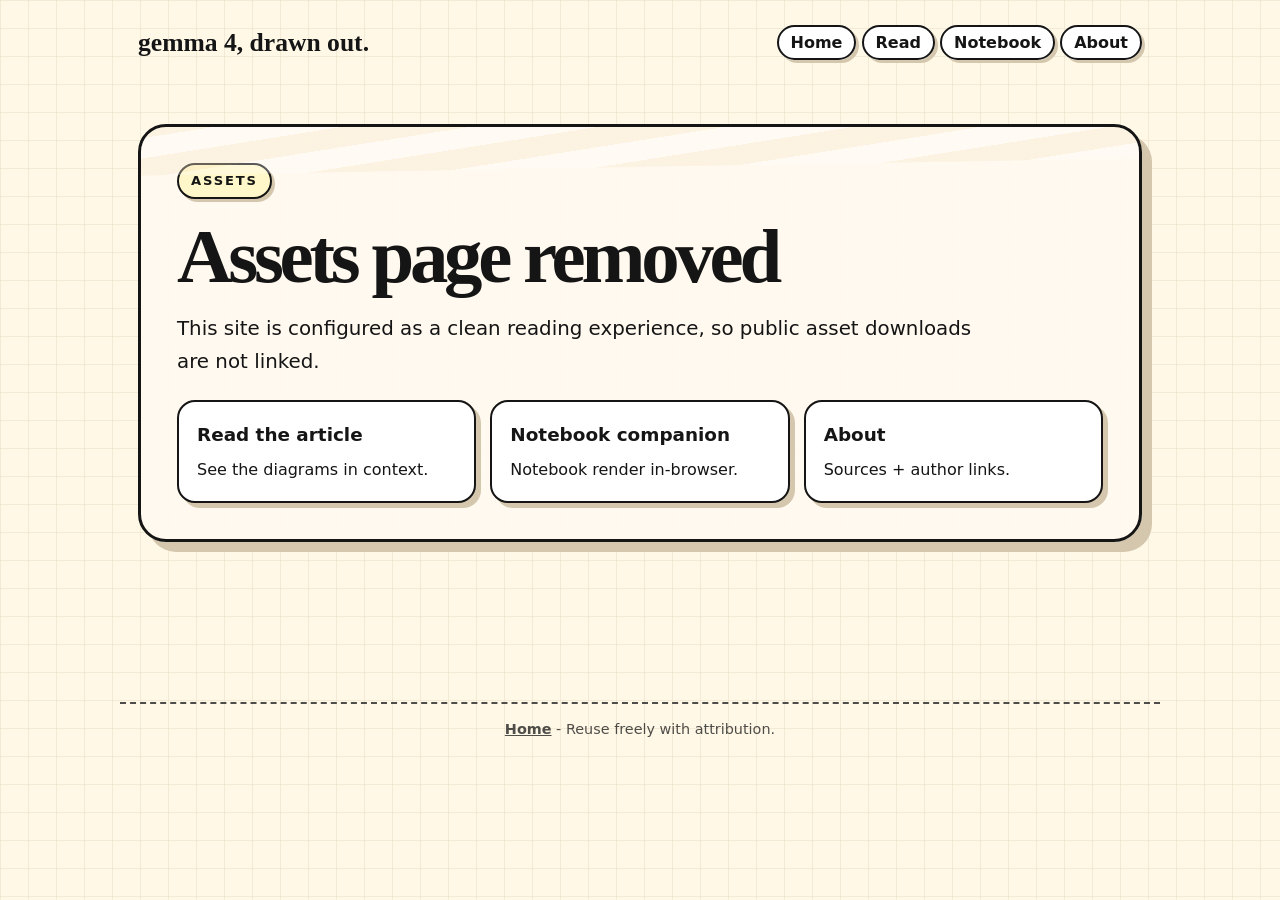
<file: site/assets.html>
<!doctype html>
<html lang="en">
<head>
<meta charset="utf-8">
<meta name="viewport" content="width=device-width, initial-scale=1">
<title>Diagrams - Gemma 4, drawn out</title>
<meta name="description" content="Standalone SVG and PNG diagrams of the Gemma 4 architecture, free to reuse in slides, blogs, and docs.">
<link rel="stylesheet" href="styles.css">
</head>
<body>
<header class="sitehead">
  <span class="brand"><a href="index.html" style="text-decoration:none;color:inherit;border:none;background:transparent;box-shadow:none;padding:0">gemma 4, drawn out.</a></span>
  <nav>
    <a href="index.html">Home</a>
    <a href="article.html">Read</a>
    <a href="notebook.html">Notebook</a>
    <a href="about.html">About</a>
  </nav>
</header>

<main>
  <section class="sheet">
    <span class="kicker">Assets</span>
    <h1>Assets page removed</h1>
    <p class="lede">This site is configured as a clean reading experience, so public asset downloads are not linked.</p>
    <div class="nav-grid">
      <a class="nav-card" href="article.html"><strong>Read the article</strong>See the diagrams in context.</a>
      <a class="nav-card" href="notebook.html"><strong>Notebook companion</strong>Notebook render in-browser.</a>
      <a class="nav-card" href="about.html"><strong>About</strong>Sources + author links.</a>
    </div>
  </section>
</main>

<footer class="sitefoot">
  <a href="index.html" style="color:#151515;font-weight:800">Home</a> -
  Reuse freely with attribution.
</footer>
</body>
</html>
</file>
<file: site/styles.css>
:root{--ink:#151515;--paper:#fffaf0;--grid:#eadfc8;--blue:#e2f1ff;--green:#e8f5dd;--pink:#fbf0f9;--tan:#f8e7c9;--yellow:#fff7c9;--shadow:#d4c7ad;}
*{box-sizing:border-box}
html{scroll-behavior:smooth}
body{margin:0;color:var(--ink);font-family:ui-rounded,"Avenir Next",Inter,system-ui,-apple-system,BlinkMacSystemFont,"Segoe UI",sans-serif;background:linear-gradient(90deg,rgba(234,223,200,.55) 1px,transparent 1px),linear-gradient(rgba(234,223,200,.55) 1px,transparent 1px),#fff8e7;background-size:28px 28px;line-height:1.65;}
article,main{max-width:1040px;margin:0 auto;padding:30px 18px 90px}
.sheet{background:rgba(255,250,240,.93);border:3px solid var(--ink);border-radius:28px;box-shadow:10px 10px 0 var(--shadow);padding:36px;margin:30px 0;position:relative;overflow:hidden}
.sheet:before{content:"";position:absolute;left:-30px;right:-30px;top:-30px;height:70px;background:repeating-linear-gradient(-8deg,rgba(255,255,255,.65) 0 20px,rgba(248,231,201,.8) 20px 40px);transform:rotate(-1deg);opacity:.45;pointer-events:none}
.kicker{font-size:.82rem;font-weight:800;text-transform:uppercase;letter-spacing:.14em;background:var(--yellow);display:inline-block;border:2px solid var(--ink);border-radius:999px;padding:5px 12px;box-shadow:3px 3px 0 var(--shadow)}
h1{font-family:"Comic Sans MS","Bradley Hand",ui-rounded,cursive;font-size:clamp(2.3rem,6vw,5.4rem);line-height:.94;margin:22px 0 18px;letter-spacing:-.055em}
h2{font-family:"Comic Sans MS","Bradley Hand",ui-rounded,cursive;font-size:clamp(1.9rem,4vw,3rem);line-height:1.04;margin:18px 0 12px;letter-spacing:-.035em}
h3{font-size:1.25rem;margin:24px 0 8px}
.lede{font-size:1.24rem;max-width:800px}
.note-card{border:2.5px solid var(--ink);border-radius:20px;background:#fff;box-shadow:5px 5px 0 var(--shadow);padding:18px;margin:20px 0}
.sticky{background:var(--yellow);transform:rotate(-.6deg)}
.small{font-size:.92rem}
.muted{opacity:.78}
.nav-grid{display:grid;grid-template-columns:repeat(auto-fit,minmax(220px,1fr));gap:14px;margin-top:22px}
.nav-card{text-decoration:none;color:var(--ink);border:2.5px solid var(--ink);border-radius:18px;background:#fff;padding:18px;box-shadow:5px 5px 0 var(--shadow);display:block;transition:transform .1s,box-shadow .1s}
.nav-card:hover{transform:translate(-2px,-2px);box-shadow:8px 8px 0 var(--shadow)}
.nav-card strong{font-size:1.15rem;display:block;margin-bottom:6px}
.nav-card .pill{display:inline-block;border:2px solid var(--ink);border-radius:999px;background:var(--tan);padding:2px 8px;margin:6px 4px 0 0;font-size:.75rem;font-weight:800}
.pill{display:inline-block;border:2px solid var(--ink);border-radius:999px;background:var(--tan);padding:2px 8px;margin:2px;font-size:.8rem;font-weight:800}
.callout{border-left:8px solid var(--ink);background:#fff;padding:18px 20px;border-radius:16px;margin:18px 0}
.calc{font-family:ui-monospace,SFMono-Regular,Menlo,Consolas,monospace;background:#151515;color:#fffbe9;border-radius:18px;padding:18px;white-space:pre-wrap;overflow:auto;border:3px solid #151515;box-shadow:5px 5px 0 var(--shadow);line-height:1.55}
.tag{display:inline-block;background:var(--green);border:2px solid var(--ink);border-radius:999px;padding:3px 10px;font-size:.8rem;font-weight:800;margin:2px;box-shadow:2px 2px 0 var(--shadow)}
header.sitehead{max-width:1040px;margin:0 auto;padding:22px 18px 0;display:flex;align-items:center;justify-content:space-between;flex-wrap:wrap;gap:14px}
header.sitehead a{text-decoration:none;color:var(--ink);font-weight:800;border:2px solid var(--ink);border-radius:999px;padding:6px 12px;background:#fff;box-shadow:3px 3px 0 var(--shadow)}
header.sitehead a.active{background:var(--tan)}
header.sitehead .brand{font-family:"Comic Sans MS","Bradley Hand",ui-rounded,cursive;font-size:1.6rem}
footer.sitefoot{max-width:1040px;margin:40px auto 30px;padding:14px 18px;border-top:2px dashed var(--ink);text-align:center;font-size:.9rem;opacity:.75}
.asset-grid{display:grid;grid-template-columns:repeat(auto-fit,minmax(280px,1fr));gap:16px}
.asset-card{background:#fff;border:2.5px solid var(--ink);border-radius:18px;padding:14px;box-shadow:5px 5px 0 var(--shadow)}
.asset-card img,.asset-card object{width:100%;height:auto;border-radius:12px;background:var(--paper)}
.asset-card h3{margin:8px 0 6px}
.asset-card a{font-weight:800;color:var(--ink);text-decoration:underline}
@media (max-width:760px){.sheet{padding:24px 16px}h1{font-size:2.6rem}}
</file>
